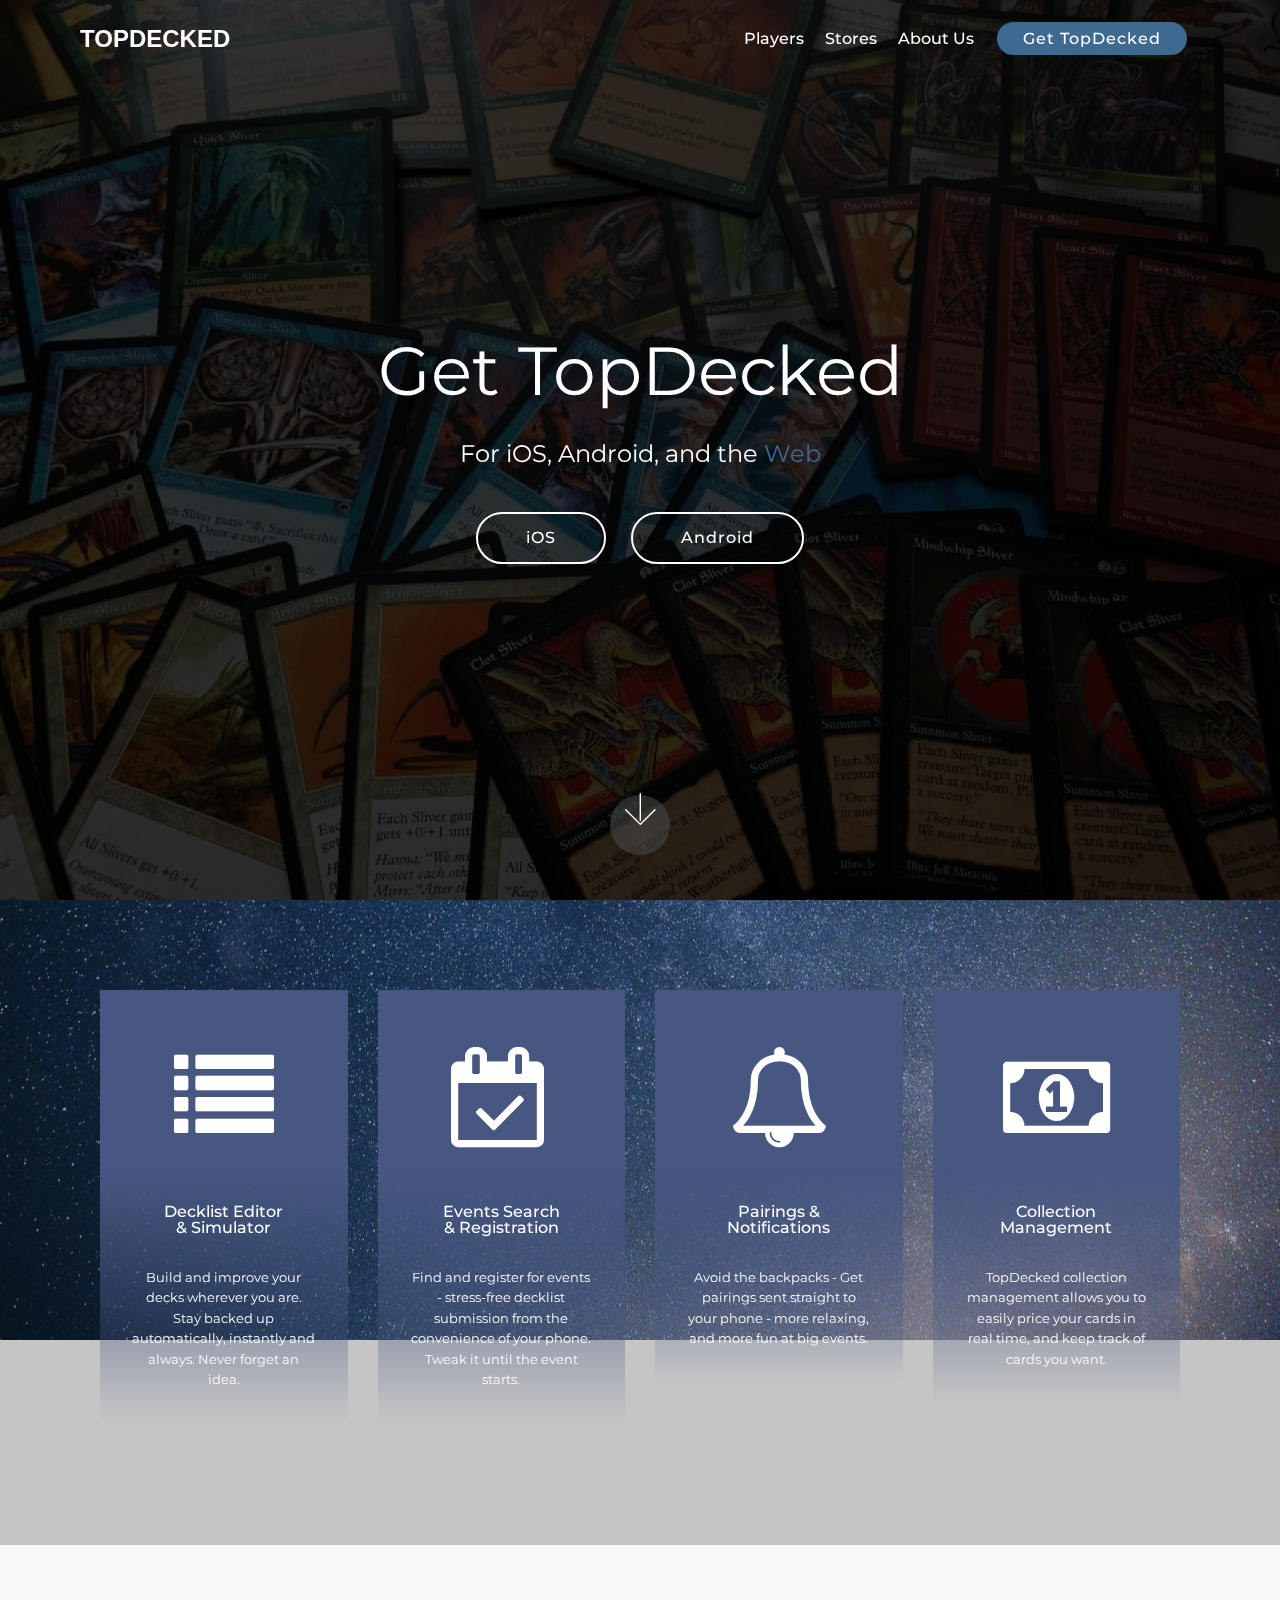
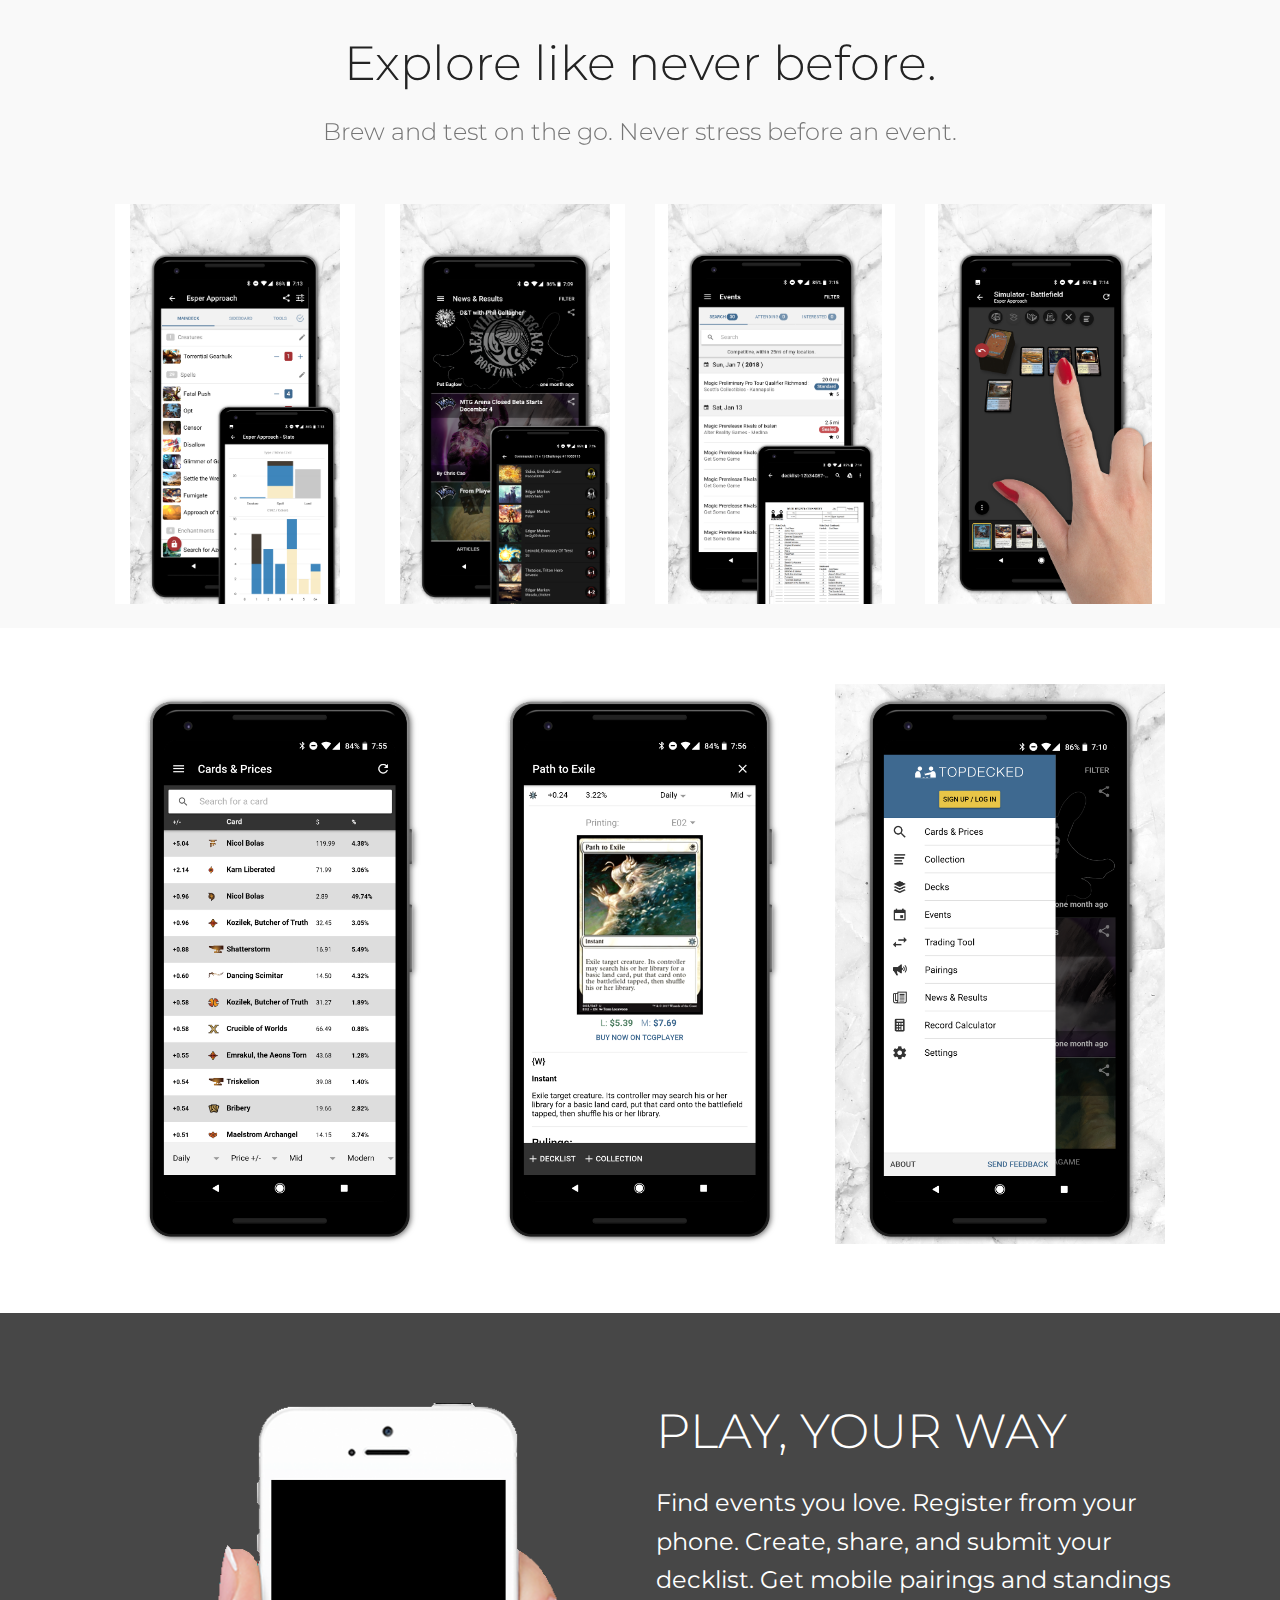
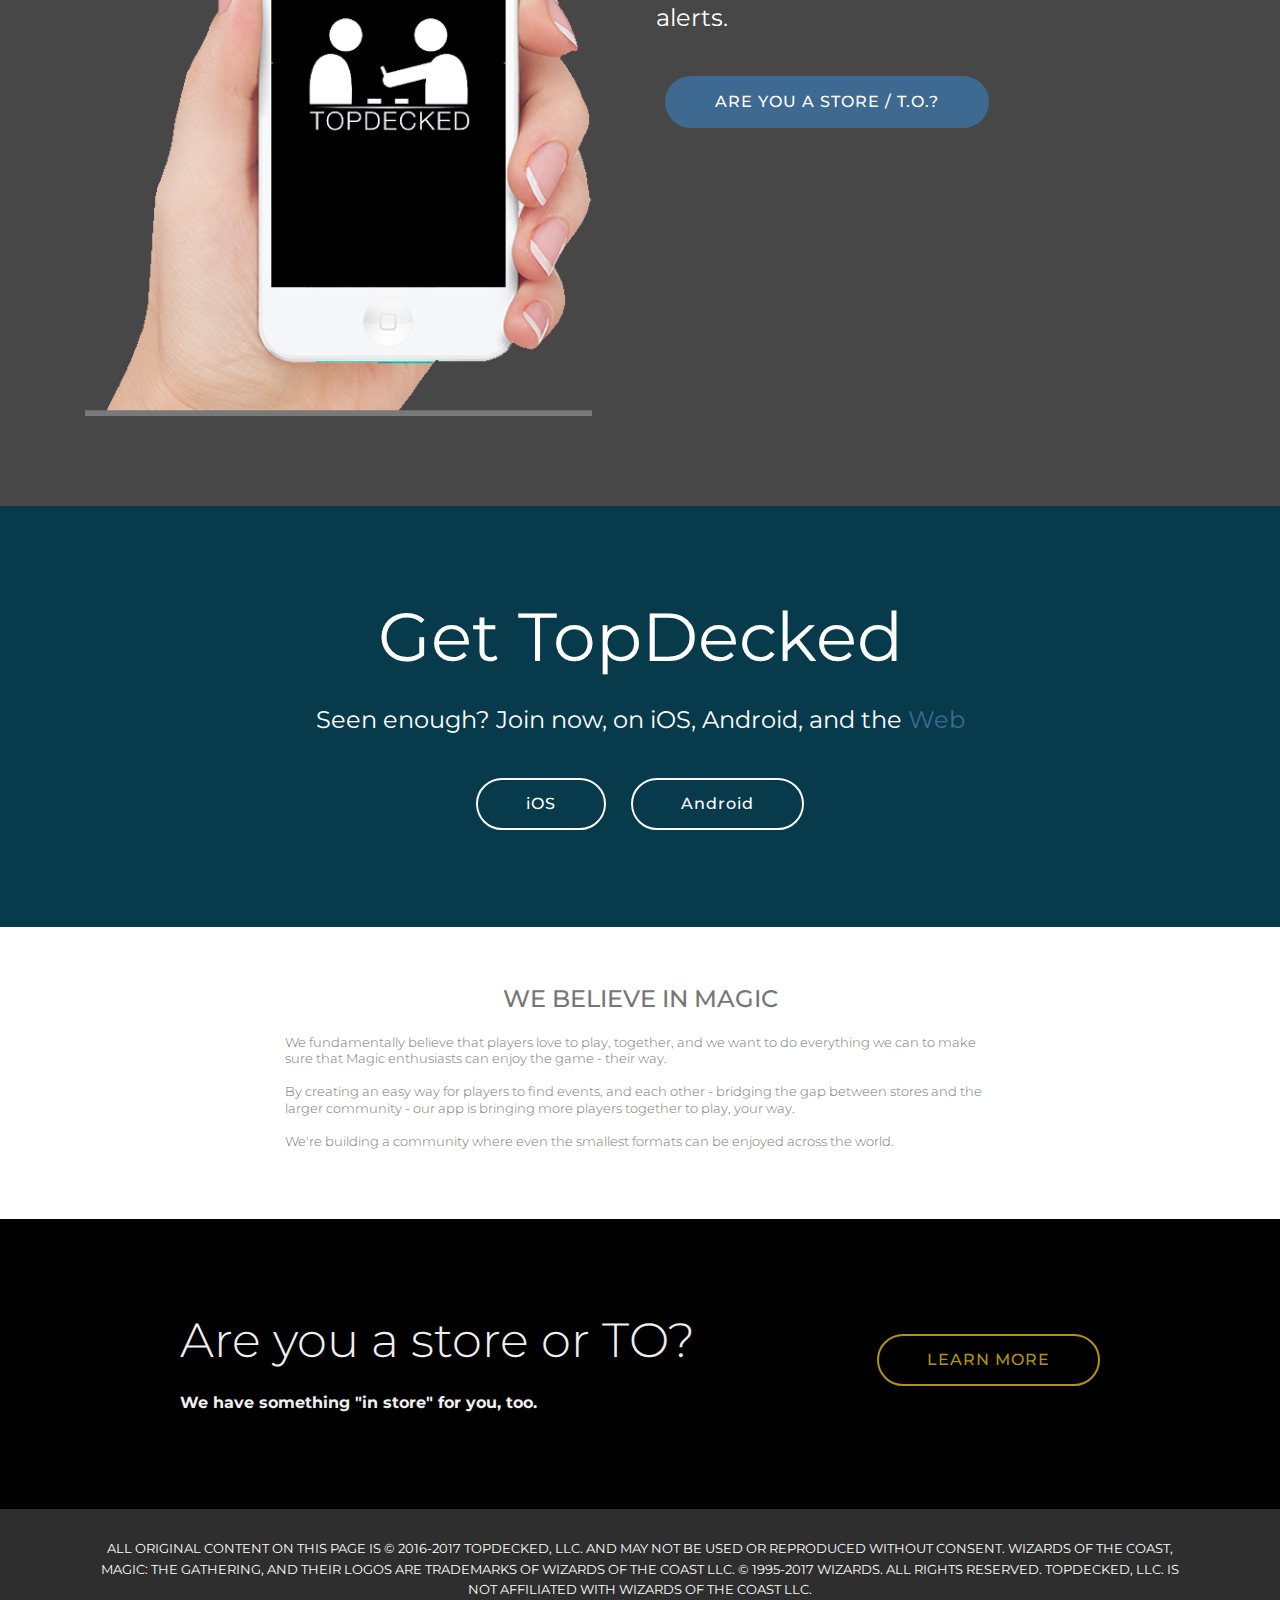
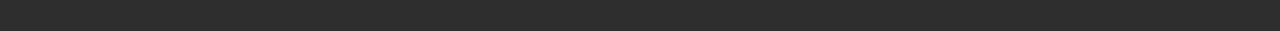
<file: index.html>
<!DOCTYPE html>
<html>
<head>
  <!-- Site made with Mobirise Website Builder v4.3.0, https://mobirise.com -->
  <meta charset="UTF-8">
  <meta http-equiv="X-UA-Compatible" content="IE=edge">
  <meta name="generator" content="Mobirise v4.3.0, mobirise.com">
  <meta name="viewport" content="width=device-width, initial-scale=1">
  <link rel="shortcut icon" href="assets/images/web-hi-res-1024-128x128.png" type="image/x-icon">
  <meta name="description" content="Get TopDecked - The fastest growing app for Magic: The Gathering players.">
  <title>TopDecked for Magic Players - Deck-building, Collection Management, Find Local Events, and more.</title>
  <link rel="stylesheet" href="assets/font-awesome/css/font-awesome.min.css">
  <link rel="stylesheet" href="assets/web/assets/mobirise-icons/mobirise-icons.css">
  <link rel="stylesheet" href="assets/tether/tether.min.css">
  <link rel="stylesheet" href="assets/bootstrap/css/bootstrap.min.css">
  <link rel="stylesheet" href="assets/bootstrap/css/bootstrap-grid.min.css">
  <link rel="stylesheet" href="assets/bootstrap/css/bootstrap-reboot.min.css">
  <link rel="stylesheet" href="assets/dropdown/css/style.css">
  <link rel="stylesheet" href="assets/theme/css/style.css">
  <link rel="stylesheet" href="assets/mobirise/css/mbr-additional.css" type="text/css">
  
  
  
</head>
<body>

<!-- Google Analytics -->
<!-- Global Site Tag (gtag.js) - Google Analytics -->
<script async src="https://www.googletagmanager.com/gtag/js?id=UA-88842816-2"></script>
<script>
  window.dataLayer = window.dataLayer || [];
  function gtag(){dataLayer.push(arguments)};
  gtag('js', new Date());

  gtag('config', 'UA-88842816-2');
</script>

<!-- /Google Analytics -->


<section class="menu cid-qvuPnFxvxC" once="menu" id="menu1-14" data-rv-view="128">

    

    <nav class="navbar navbar-expand beta-menu navbar-dropdown align-items-center navbar-fixed-top navbar-toggleable-sm bg-color transparent">
        <button class="navbar-toggler navbar-toggler-right" type="button" data-toggle="collapse" data-target="#navbarSupportedContent" aria-controls="navbarSupportedContent" aria-expanded="false" aria-label="Toggle navigation">
            <div class="hamburger">
                <span></span>
                <span></span>
                <span></span>
                <span></span>
            </div>
        </button>
        <div class="menu-logo">
            <div class="navbar-brand">
                
                <span class="navbar-caption-wrap"><a class="navbar-caption text-white display-5" href="https://www.topdecked.me" style="font-family: Ubuntu, sans-serif;">
                        TOPDECKED</a></span>
            </div>
        </div>
        <div class="collapse navbar-collapse" id="navbarSupportedContent">
            <ul class="navbar-nav nav-dropdown" data-app-modern-menu="true"><li class="nav-item">
                    <a class="nav-link link text-white display-4" href="players">
                        
                        Players</a>
                </li><li class="nav-item"><a class="nav-link link text-white display-4" href="stores">
                        
                        Stores</a></li>
                <li class="nav-item">
                    <a class="nav-link link text-white display-4" href="about">
                        
                        About Us
                    </a>
                </li></ul>
            <div class="navbar-buttons mbr-section-btn"><a class="btn btn-sm btn-primary display-4" href="https://www.topdecked.me">
                    
                    Get TopDecked</a></div>
        </div>
    </nav>
</section>

<section class="engine"><a href="https://mobirise.co/f">free bootstrap builder</a></section><section class="cid-qvANb9qodi mbr-fullscreen mbr-parallax-background" id="header2-18" data-rv-view="130">

    

    <div class="mbr-overlay" style="opacity: 0.8; background-color: rgb(0, 0, 0);"></div>

    <div class="container align-center">
        <div class="row justify-content-md-center">
            <div class="mbr-white col-md-10">
                <h1 class="mbr-section-title mbr-bold pb-3 mbr-fonts-style display-1"><span style="font-weight: normal;">
                    Get TopDecked</span></h1>
                
                <p class="mbr-text pb-3 mbr-fonts-style display-5">
                    For iOS, Android, and the <a href="https://www.topdecked.me">Web</a></p>
                <div class="mbr-section-btn"><a class="btn btn-md btn-white-outline display-4" href="https://itunes.apple.com/us/app/topdecked-mtg/id1173388234?ls=1&mt=8" target="_blank">iOS<br></a>
                    <a class="btn btn-md btn-white-outline display-4" href="https://play.google.com/store/apps/details?id=com.maritlabs.topdecked.mtg" target="_blank">Android</a></div>
            </div>
        </div>
    </div>
    <div class="mbr-arrow hidden-sm-down" aria-hidden="true">
        <a href="#next">
            <i class="mbri-down mbr-iconfont"></i>
        </a>
    </div>
</section>

<section class="features8 cid-qvATTNIsYJ mbr-parallax-background" id="features8-19" data-rv-view="133">

    

    <div class="mbr-overlay" style="opacity: 0.2; background-color: rgb(35, 35, 35);">
    </div>

    <div class="container">
        <div class="media-container-row">

            <div class="card  col-12 col-md-6 col-lg-3">
                <div class="card-img">
                    <span class="mbr-iconfont fa-list fa" media-simple="true"></span>
                </div>
                <div class="card-box align-center">
                    <h4 class="card-title mbr-fonts-style display-4">
                        Decklist Editor<br>&amp; Simulator</h4>
                    <p class="mbr-text mbr-fonts-style display-7">
                       Build and improve your decks wherever you are. Stay backed up automatically, instantly and always. Never forget an idea.
                    </p>
                    
                </div>
            </div>

            <div class="card  col-12 col-md-6 col-lg-3">
                <div class="card-img">
                    <span class="mbr-iconfont fa-calendar-check-o fa" media-simple="true"></span>
                </div>
                <div class="card-box align-center">
                    <h4 class="card-title mbr-fonts-style display-4">
                        Events Search<br>&amp; Registration</h4>
                    <p class="mbr-text mbr-fonts-style display-7">
                       Find and register for events - stress-free decklist submission from the convenience of your phone. Tweak it until the event starts.
                    </p>
                    
                </div>
            </div>

            <div class="card  col-12 col-md-6 col-lg-3">
                <div class="card-img">
                    <span class="mbr-iconfont fa-bell-o fa" media-simple="true"></span>
                </div>
                <div class="card-box align-center">
                    <h4 class="card-title mbr-fonts-style display-4">
                        Pairings &amp;<br>Notifications</h4>
                    <p class="mbr-text mbr-fonts-style display-7">Avoid the backpacks - Get pairings sent straight to your phone - more relaxing, and more fun at big events.
                    </p>
                    
                </div>
            </div>

            <div class="card  col-12 col-md-6 col-lg-3">
                <div class="card-img">
                    <span class="mbr-iconfont fa-money fa" media-simple="true"></span>
                </div>
                <div class="card-box align-center">
                    <h4 class="card-title mbr-fonts-style display-4">
                        Collection Management<br></h4>
                    <p class="mbr-text mbr-fonts-style display-7">
                       TopDecked collection management allows you to easily price your cards in real time, and keep track of cards you want.</p>
                    
                </div>
            </div>
        </div>
    </div>
</section>

<section class="features15 cid-qvB4XTvIam" id="features15-1d" data-rv-view="136">

    

    
    <div class="container">
        <h2 class="mbr-section-title pb-3 align-center mbr-fonts-style display-2">
            Explore like never before.</h2>
        <h3 class="mbr-section-subtitle display-5 align-center mbr-fonts-style">Brew and test on the go. Never stress before an event.</h3>

        <div class="media-container-row container pt-5 mt-2">

            <div class="col-12 col-md-6 mb-4 col-lg-3">
                <div class="card flip-card p-5 align-center">
                    <div class="card-front card_cont">
                        <img src="assets/images/decklist-unlocked-charts-1208x2294.png" alt="Mobirise" title="" media-simple="true">
                    </div>
                    <div class="card_back card_cont">
                        <h4 class="card-title display-5 py-2 mbr-fonts-style">
                            Intuitive Deck-builder</h4>
                        <p class="mbr-text mbr-fonts-style display-7">
                            There's nothing easier than our mobile deck-builder.<br><br>Yeah, it's that easy.<br><br>Charts, stats, and more - it'll even tell you which cards you're missing to complete your decks.</p>
                    </div>
                </div>
            </div>

            <div class="col-12 col-md-6 mb-4 col-lg-3">
                <div class="card flip-card p-5 align-center">
                    <div class="card-front card_cont">
                        <img src="assets/images/articles-metagame-1208x2294.png" alt="Mobirise" title="" media-simple="true">
                    </div>
                    <div class="card_back card_cont">
                        <h4 class="card-title py-2 mbr-fonts-style display-5">
                            Latest articles and Top 8 Decks</h4>
                        <p class="mbr-text mbr-fonts-style display-7">Articles from the most popular MTG sources.<br><br>Check out the competition, or get ideas for new brews. TopDecked helps you keep your finger on the pulse of the game.</p>
                    </div>
                </div> 
            </div>
            
            
            <div class="col-12 col-md-6 mb-4 col-lg-3">
                <div class="card flip-card p-5 align-center">
                    <div class="card-front card_cont">
                        <img src="assets/images/events-search-decksheet-1247x2333.png" alt="Mobirise" title="" media-simple="true">
                    </div>
                    <div class="card_back card_cont">
                        <h4 class="card-title py-2 mbr-fonts-style display-5">
                            Find events and play, faster.</h4>
                        <p class="mbr-text mbr-fonts-style display-7">
                            Found a new event to play in? Our instant search gets you to the game.<br><br>No time to write your decklist out? Don't want to make a mistake?<br><br>We got you. It's legal.<br></p>
                    </div>
                </div> 
            </div>
            
            <div class="col-12 col-md-6 mb-4 col-lg-3">
                
                <div class="card flip-card p-5 align-center">
                    <div class="card-front card_cont">
                        <img src="assets/images/simulator-battlefield-hand-1247x2333.png" alt="Mobirise" title="" media-simple="true">
                    </div>
                    <div class="card_back card_cont">
                        <h4 class="card-title py-2 mbr-fonts-style display-5">
                            Ready to test?</h4>
                        <p class="mbr-text mbr-fonts-style display-7">
                            Simulation and playtesting are built right in. <br><br>Play cards on the battlefield, scry the top X cards of your library, bury cards in the graveyard, and access your sideboard.</p>
                    </div>
                </div>
            </div>
        </div>
</div></section>

<section class="features15 cid-qvBciPrOjN" id="features15-1g" data-rv-view="139">

    

    
    <div class="container">
        
        

        <div class="media-container-row container pt-5 mt-2">

            <div class="col-12 col-md-6 mb-4 col-lg-4">
                <div class="card flip-card p-5 align-center">
                    <div class="card-front card_cont">
                        <img src="assets/images/android-cards-and-prices-1208x2294.png" alt="Mobirise" title="" media-simple="true">
                    </div>
                    <div class="card_back card_cont">
                        <h4 class="card-title display-5 py-2 mbr-fonts-style">
                            Collections made easy</h4>
                        <p class="mbr-text mbr-fonts-style display-7">
                            Tracking your cards for insurance purposes? Just want to know how much you've got?<br><br>TopDecked collections are a breeze.<br><br>Works with your decks, updates based on your trades, and tracks value over time.</p>
                    </div>
                </div>
            </div>
            

            <div class="col-12 col-md-6 mb-4 col-lg-4">
                
                <div class="card flip-card p-5 align-center">
                    <div class="card-front card_cont">
                        <img src="assets/images/android-card-details-1208x2294.png" alt="Mobirise" title="" media-simple="true">
                    </div>
                    <div class="card_back card_cont">
                        <h4 class="card-title py-2 mbr-fonts-style display-5">Prices and rules text</h4>
                        <p class="mbr-text mbr-fonts-style display-7">We do our best to make sure card prices are up to date, and you won't have to go far to find rulings, either.<br><br>Never miss a card again; we've got it all.<br><br>Promos, foils, and special editions.</p>
                    </div>
                </div>
            </div>
            
            
            

            <div class="col-12 col-md-6 mb-4 col-lg-4">
                <div class="card flip-card p-5 align-center">
                    <div class="card-front card_cont">
                        <img src="assets/images/articles-menu-open-1208x2294.png" alt="Mobirise" title="" media-simple="true">
                    </div>
                    <div class="card_back card_cont">
                        <h4 class="card-title py-2 mbr-fonts-style display-5">
                            More coming every day</h4>
                        <p class="mbr-text mbr-fonts-style display-7">This is our passion - bringing Magic into the digital age.<br><br>You can expect frequent updates and new features.<br><br>We don't sleep. We don't rest.<br><br>We play Magic, and make it better.</p>
                    </div>
                </div> 
            </div>
        </div>
</div></section>

<section class="header3 cid-qvB24MutJZ mbr-parallax-background" id="header3-1c" data-rv-view="142">

    

    <div class="mbr-overlay" style="opacity: 0.7; background-color: rgb(0, 0, 0);">
    </div>

    <div class="container">
        <div class="media-container-row">
            <div class="mbr-figure" style="width: 100%;">
                <img src="assets/images/phone-5-528x638.png" alt="Mobirise" title="" media-simple="true">
            </div>

            <div class="media-content">
                <h1 class="mbr-section-title mbr-white pb-3 mbr-fonts-style display-2">
                    PLAY, YOUR WAY</h1>
                
                <div class="mbr-section-text mbr-white pb-3 ">
                    <p class="mbr-text mbr-fonts-style display-5">
                        Find events you love. Register from your phone. Create, share, and submit your decklist. Get mobile pairings and standings alerts.</p>
                </div>
                <div class="mbr-section-btn"><a class="btn btn-md btn-primary display-4" href="stores">ARE YOU A STORE / T.O.?</a></div>
            </div>
        </div>
    </div>

</section>

<section class="cid-qvBbid7rxV" id="header2-1e" data-rv-view="145">

    

    

    <div class="container align-center">
        <div class="row justify-content-md-center">
            <div class="mbr-white col-md-10">
                <h1 class="mbr-section-title mbr-bold pb-3 mbr-fonts-style display-1"><span style="font-weight: normal;">
                    Get TopDecked</span></h1>
                
                <p class="mbr-text pb-3 mbr-fonts-style display-5">Seen enough? Join now, on iOS, Android, and the <a href="https://www.topdecked.me">Web</a></p>
                <div class="mbr-section-btn"><a class="btn btn-md btn-white-outline display-4" href="https://itunes.apple.com/us/app/topdecked-mtg/id1173388234?ls=1&mt=8" target="_blank">iOS<br></a>
                    <a class="btn btn-md btn-white-outline display-4" href="https://play.google.com/store/apps/details?id=com.maritlabs.topdecked.mtg" target="_blank">Android</a></div>
            </div>
        </div>
    </div>
    
</section>

<section class="mbr-section content4 cid-qvB0Eb39Ba" id="content4-1a" data-rv-view="148">

    

    <div class="container">
        <div class="media-container-row">
            <div class="title col-12 col-md-8">
                <h2 class="align-center pb-3 mbr-fonts-style display-5">WE BELIEVE IN MAGIC</h2>
                <h3 class="mbr-section-subtitle align-center mbr-light mbr-fonts-style display-7">We fundamentally believe that players love to play, together, and we want to do everything we can to make sure that Magic enthusiasts can enjoy the game - their way. <br><br>By creating an easy way for players to find events, and each other - bridging the gap between stores and the larger community - our app is bringing more players together to play, your way. <br><br>We're building a community where even the smallest formats can be enjoyed across the world.&nbsp;</h3>
                
            </div>
        </div>
    </div>
</section>

<section class="mbr-section info1 cid-qvBbIumFjr" id="info1-1f" data-rv-view="150">

    

    
    <div class="container">
        <div class="row justify-content-center">
            <div class="media-container-column title col-12 col-lg-7 col-md-6">
                <h3 class="mbr-section-subtitle align-left mbr-light pb-3 mbr-fonts-style display-2">
                    Are you a store or TO?</h3>
                <h2 class="align-left mbr-bold mbr-fonts-style display-4">We have something "in store" for you, too.</h2>
            </div>
            <div class="media-container-column col-12 col-lg-3 col-md-4">
                <div class="mbr-section-btn align-right py-4"><a class="btn btn-success-outline display-4" href="stores">LEARN MORE</a></div>
            </div>
        </div>
    </div>
</section>

<section once="" class="cid-qvAMxAW6Mu" id="footer6-17" data-rv-view="153">

    

    

    <div class="container">
        <div class="media-container-row align-center mbr-white">
            <div class="col-12">
                <p class="mbr-text mb-0 mbr-fonts-style display-7">
                    ALL ORIGINAL CONTENT ON THIS PAGE IS © 2016-2017 TOPDECKED, LLC. AND MAY NOT BE USED OR REPRODUCED WITHOUT CONSENT. WIZARDS OF THE COAST, MAGIC: THE GATHERING, AND THEIR LOGOS ARE TRADEMARKS OF WIZARDS OF THE COAST LLC. © 1995-2017 WIZARDS. ALL RIGHTS RESERVED. TOPDECKED, LLC. IS NOT AFFILIATED WITH WIZARDS OF THE COAST LLC.
                </p>
            </div>
        </div>
    </div>
</section>


  <script src="assets/web/assets/jquery/jquery.min.js"></script>
  <script src="assets/tether/tether.min.js"></script>
  <script src="assets/popper/popper.min.js"></script>
  <script src="assets/bootstrap/js/bootstrap.min.js"></script>
  <script src="assets/dropdown/js/script.min.js"></script>
  <script src="assets/touch-swipe/jquery.touch-swipe.min.js"></script>
  <script src="assets/jarallax/jarallax.min.js"></script>
  <script src="assets/smooth-scroll/smooth-scroll.js"></script>
  <script src="assets/theme/js/script.js"></script>
  
  
</body>
</html>
</file>
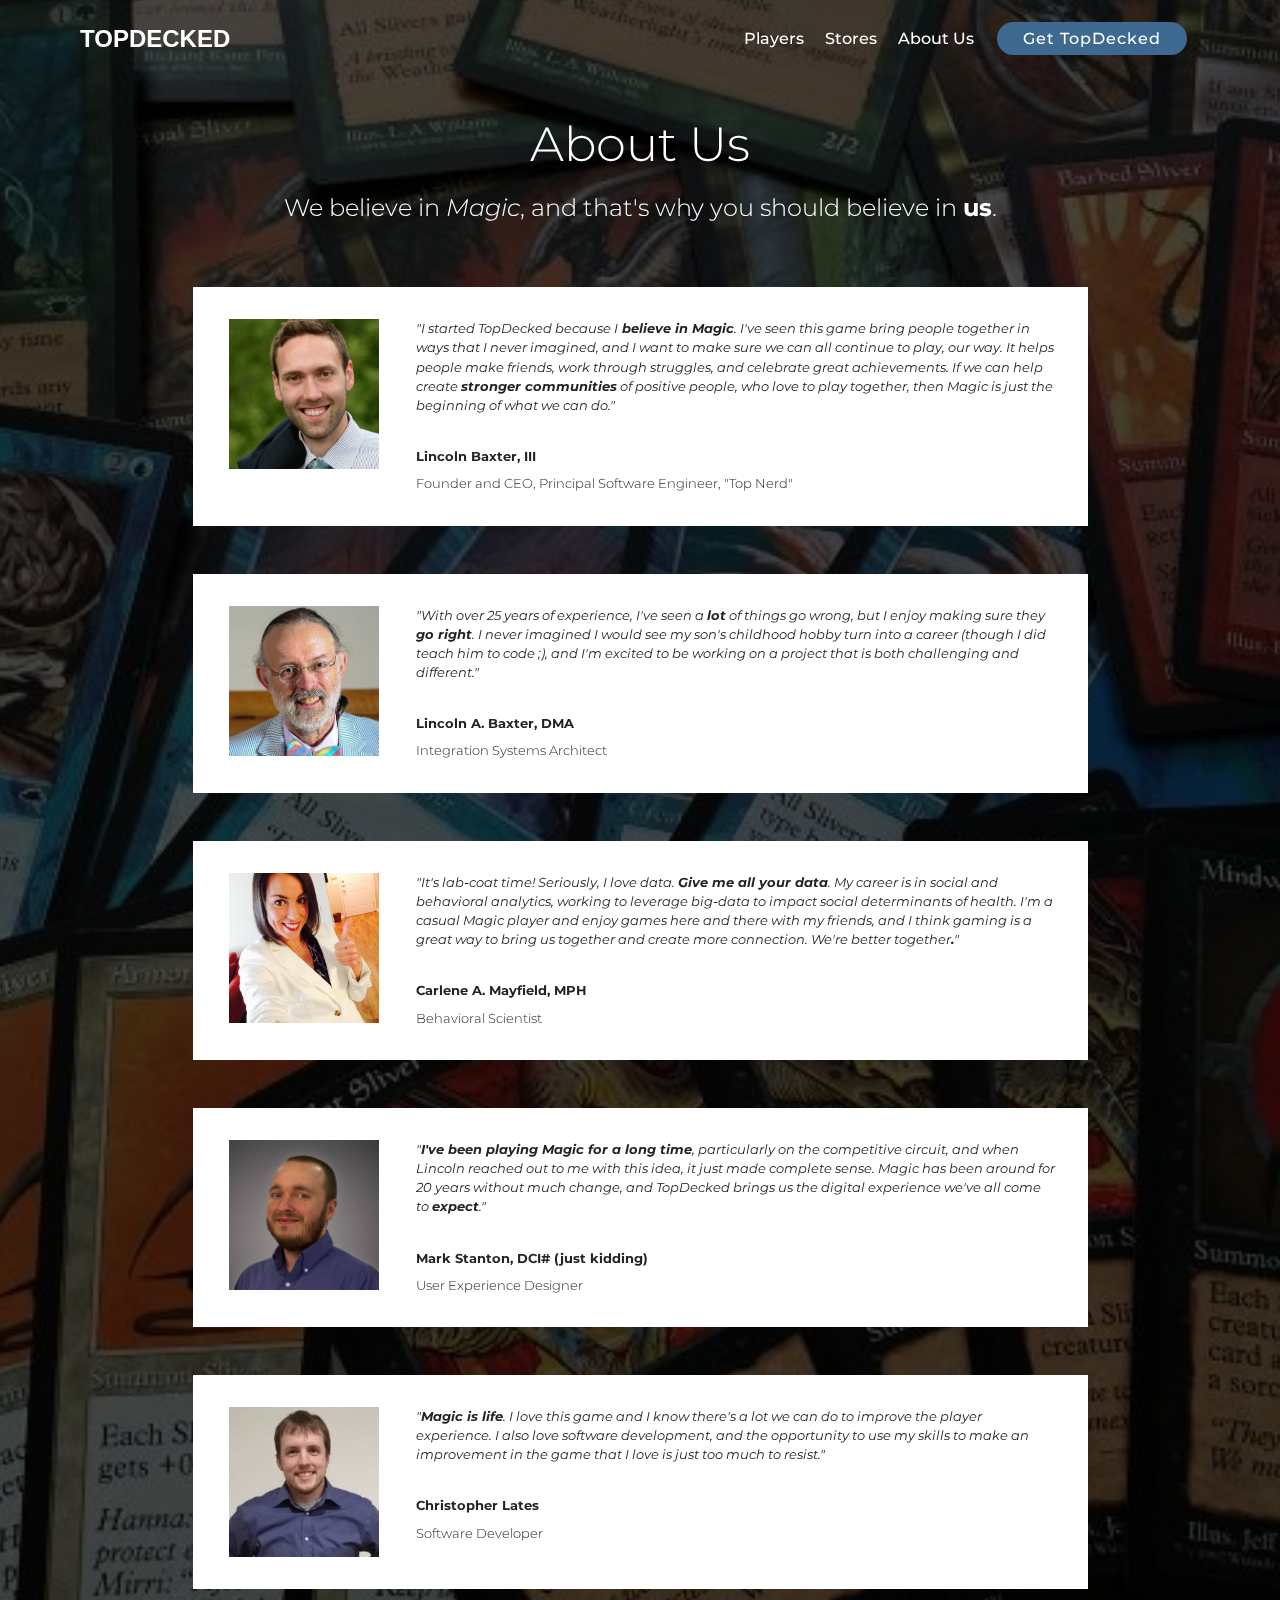
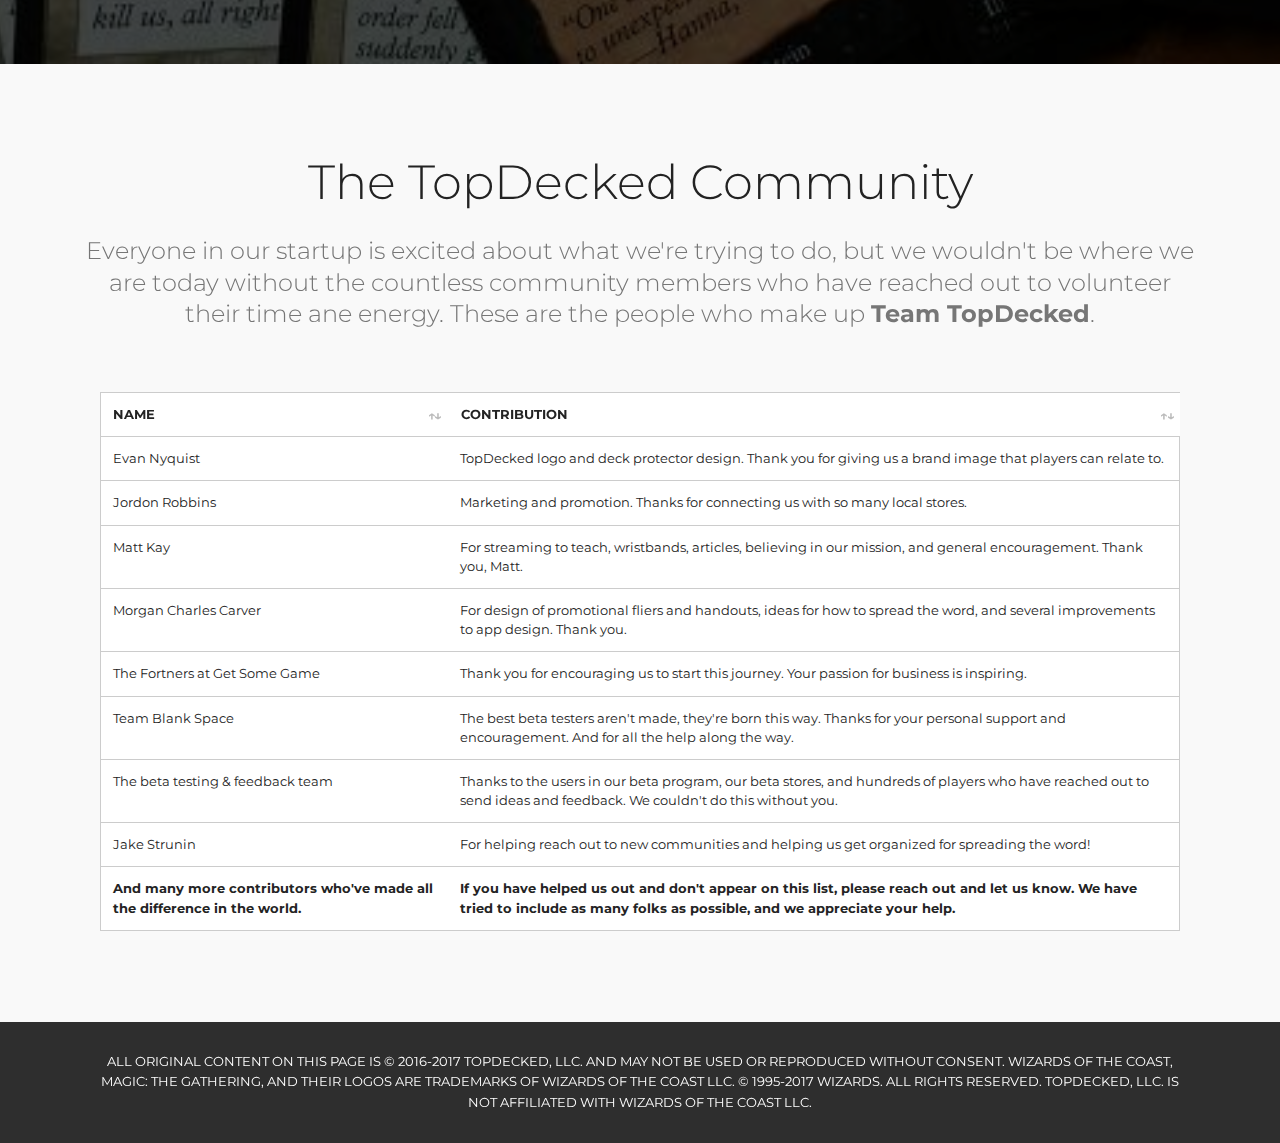
<file: about.html>
<!DOCTYPE html>
<html>
<head>
  <!-- Site made with Mobirise Website Builder v4.3.0, https://mobirise.com -->
  <meta charset="UTF-8">
  <meta http-equiv="X-UA-Compatible" content="IE=edge">
  <meta name="generator" content="Mobirise v4.3.0, mobirise.com">
  <meta name="viewport" content="width=device-width, initial-scale=1">
  <link rel="shortcut icon" href="assets/images/web-hi-res-1024-128x128.png" type="image/x-icon">
  <meta name="description" content="The Magic behind TopDecked is real. We want to share it with you. Learn about our team, and our community.">
  <title>About Us - The Magic of TopDecked</title>
  <link rel="stylesheet" href="assets/tether/tether.min.css">
  <link rel="stylesheet" href="assets/bootstrap/css/bootstrap.min.css">
  <link rel="stylesheet" href="assets/bootstrap/css/bootstrap-grid.min.css">
  <link rel="stylesheet" href="assets/bootstrap/css/bootstrap-reboot.min.css">
  <link rel="stylesheet" href="assets/dropdown/css/style.css">
  <link rel="stylesheet" href="assets/data-tables/data-tables.bootstrap4.min.css">
  <link rel="stylesheet" href="assets/theme/css/style.css">
  <link rel="stylesheet" href="assets/mobirise/css/mbr-additional.css" type="text/css">
  
  
  
</head>
<body>

<!-- Google Analytics -->
<!-- Global Site Tag (gtag.js) - Google Analytics -->
<script async src="https://www.googletagmanager.com/gtag/js?id=UA-88842816-2"></script>
<script>
  window.dataLayer = window.dataLayer || [];
  function gtag(){dataLayer.push(arguments)};
  gtag('js', new Date());

  gtag('config', 'UA-88842816-2');
</script>

<!-- /Google Analytics -->


<section class="menu cid-qvuPnFxvxC" once="menu" id="menu1-g" data-rv-view="244">

    

    <nav class="navbar navbar-expand beta-menu navbar-dropdown align-items-center navbar-fixed-top navbar-toggleable-sm bg-color transparent">
        <button class="navbar-toggler navbar-toggler-right" type="button" data-toggle="collapse" data-target="#navbarSupportedContent" aria-controls="navbarSupportedContent" aria-expanded="false" aria-label="Toggle navigation">
            <div class="hamburger">
                <span></span>
                <span></span>
                <span></span>
                <span></span>
            </div>
        </button>
        <div class="menu-logo">
            <div class="navbar-brand">
                
                <span class="navbar-caption-wrap"><a class="navbar-caption text-white display-5" href="https://www.topdecked.me" style="font-family: Ubuntu, sans-serif;">
                        TOPDECKED</a></span>
            </div>
        </div>
        <div class="collapse navbar-collapse" id="navbarSupportedContent">
            <ul class="navbar-nav nav-dropdown" data-app-modern-menu="true"><li class="nav-item">
                    <a class="nav-link link text-white display-4" href="players">
                        
                        Players</a>
                </li><li class="nav-item"><a class="nav-link link text-white display-4" href="stores">
                        
                        Stores</a></li>
                <li class="nav-item">
                    <a class="nav-link link text-white display-4" href="about">
                        
                        About Us
                    </a>
                </li></ul>
            <div class="navbar-buttons mbr-section-btn"><a class="btn btn-sm btn-primary display-4" href="https://www.topdecked.me">
                    
                    Get TopDecked</a></div>
        </div>
    </nav>
</section>

<section class="engine"><a href="https://mobirise.co/k">free bootstrap templates</a></section><section class="testimonials4 cid-qvvnTiHRw8 mbr-parallax-background" id="testimonials4-j" data-rv-view="246">

  

  <div class="mbr-overlay" style="opacity: 0.7; background-color: rgb(0, 0, 0);">
  </div>
  <div class="container">
    <h2 class="pb-3 mbr-fonts-style mbr-white align-center display-2">
        About Us</h2>
    <h3 class="mbr-section-subtitle mbr-light pb-3 mbr-fonts-style mbr-white align-center display-5">
        We believe in <em>Magic</em>, and that's why you should believe in <strong>us</strong>.</h3>
    <div class="col-md-10 testimonials-container"> 
      

      
    <div class="testimonials-item">
        <div class="user row">
          <div class="col-lg-3 col-md-4">
            <div class="user_image">
              <img src="assets/images/lincoln-headshot-square-840x840.jpg" alt="" title="" media-simple="true">
            </div>
          </div>
          <div class="testimonials-caption col-lg-9 col-md-8">
            <div class="user_text ">
              <p class="mbr-fonts-style  display-7">
                 <em>"I started TopDecked because I<strong>&nbsp;believe in Magic</strong>. I've seen this game bring people together in ways that I never imagined, and I want to make sure we can all continue to play, our way. It helps people make friends, work through struggles, and celebrate great achievements. If we can help create <strong>stronger communities</strong> of positive people, who love to play together, then Magic is just the beginning of what we can do."</em>
              </p>
            </div>
            <div class="user_name mbr-bold mbr-fonts-style align-left pt-3 display-7">
                 Lincoln Baxter, III</div>
            <div class="user_desk mbr-light mbr-fonts-style align-left pt-2 display-7">
                 Founder and CEO, Principal Software Engineer, "Top Nerd"</div>
          </div>
        </div>
      </div><div class="testimonials-item">
        <div class="user row">
          <div class="col-lg-3 col-md-4">
            <div class="user_image">
              <img src="assets/images/lincoln-a-baxter-626x626.jpg" alt="" title="" media-simple="true">
            </div>
          </div>
          <div class="testimonials-caption col-lg-9 col-md-8">
            <div class="user_text">
              <p class="mbr-fonts-style  display-7">
                 <em>"With over 25 years of experience, I've seen a <strong>lot</strong> of things go wrong, but I enjoy making sure they <strong>go right</strong>. I never imagined I would see my son's childhood hobby turn into a career (though I did teach him to code ;), and I'm excited to be working on a project that is both challenging and different."</em>
              </p>
            </div>
            <div class="user_name mbr-bold mbr-fonts-style align-left pt-3 display-7">
                 Lincoln A. Baxter, DMA</div>
            <div class="user_desk mbr-light mbr-fonts-style align-left pt-2 display-7">Integration Systems Architect</div>
          </div>
        </div>
      </div><div class="testimonials-item">
        <div class="user row">
          <div class="col-lg-3 col-md-4">
            <div class="user_image">
              <img src="assets/images/carlene-mayfield-mph-960x958.jpg" alt="" title="" media-simple="true">
            </div>
          </div>
          <div class="testimonials-caption col-lg-9 col-md-8">
            <div class="user_text">
              <p class="mbr-fonts-style  display-7">
                 <em>"It's lab-coat time! Seriously, I love data. <strong>Give me all your data</strong>. My career is in social and behavioral analytics, working to leverage big-data to impact social determinants of health. I'm a casual Magic player and enjoy games here and there with my friends, and I think gaming is a great way to bring us together and create more connection. We're better together<strong>.</strong>"</em>
              </p>
            </div>
            <div class="user_name mbr-bold mbr-fonts-style align-left pt-3 display-7">
                 Carlene A. Mayfield, MPH</div>
            <div class="user_desk mbr-light mbr-fonts-style align-left pt-2 display-7">
                 Behavioral Scientist</div>
          </div>
        </div>
      </div><div class="testimonials-item">
        <div class="user row">
          <div class="col-lg-3 col-md-4">
            <div class="user_image">
              <img src="assets/images/mark-stanton-607x607.jpg" alt="" title="" media-simple="true">
            </div>
          </div>
          <div class="testimonials-caption col-lg-9 col-md-8">
            <div class="user_text">
              <p class="mbr-fonts-style  display-7">
                 <em>"<strong>I've been playing Magic for a long time</strong>, particularly on the competitive circuit, and when Lincoln reached out to me with this idea, it just made complete sense. Magic has been around for 20 years without much change, and TopDecked brings us the digital experience we've all come to <strong>expect</strong>."</em>
              </p>
            </div>
            <div class="user_name mbr-bold mbr-fonts-style align-left pt-3 display-7">
                 Mark Stanton, DCI# (just kidding)</div>
            <div class="user_desk mbr-light mbr-fonts-style align-left pt-2 display-7">
                 User Experience Designer</div>
          </div>
        </div>
      </div><div class="testimonials-item">
        <div class="user row">
          <div class="col-lg-3 col-md-4">
            <div class="user_image">
              <img src="assets/images/christopher-lates-200x200.jpg" alt="" title="" media-simple="true">
            </div>
          </div>
          <div class="testimonials-caption col-lg-9 col-md-8">
            <div class="user_text">
              <p class="mbr-fonts-style  display-7">
                 <em>"<strong>Magic is life</strong>. I love this game and I know there's a lot we can do to improve the player experience. I also love software development, and the opportunity to use my skills to make an improvement in the game that I love is just too much to resist."</em>
              </p>
            </div>
            <div class="user_name mbr-bold mbr-fonts-style align-left pt-3 display-7">
                 Christopher Lates</div>
            <div class="user_desk mbr-light mbr-fonts-style align-left pt-2 display-7">
                 Software Developer</div>
          </div>
        </div>
      </div></div>
  </div>
</section>

<section class="section-table cid-qvvycXs1LV" id="table1-m" data-rv-view="260">

  
  
  <div class="container container-table">
      <h2 class="mbr-section-title mbr-fonts-style align-center pb-3 display-2">The TopDecked Community</h2>
      <h3 class="mbr-section-subtitle mbr-fonts-style align-center pb-5 mbr-light display-5">Everyone in our startup is excited about what we're trying to do, but we wouldn't be where we are today without the countless community members who have reached out to volunteer their time ane energy. These are the people who make up <strong>Team TopDecked</strong>.</h3>
      <div class="table-wrapper">
        <div class="container">
          
        </div>

        <div class="container scroll">
          <table class="table" cellspacing="0">
            <thead>
              <tr class="table-heads ">
                  
                  
                  
                  
              <th class="head-item mbr-fonts-style display-7">
                      NAME</th><th class="head-item mbr-fonts-style display-7">
                      CONTRIBUTION</th></tr>
            </thead>

            <tbody>
              
              
              
              
            <tr> 
                
                
                
                
              <td class="body-item mbr-fonts-style display-7">Evan Nyquist</td><td class="body-item mbr-fonts-style display-7">TopDecked logo and deck protector design. Thank you for giving us a brand image that players can relate to.</td></tr><tr>
                
                
                
                
              <td class="body-item mbr-fonts-style display-7">Jordon Robbins</td><td class="body-item mbr-fonts-style display-7">Marketing and promotion. Thanks for connecting us with so many local stores.</td></tr><tr>
                
                
                
                
              <td class="body-item mbr-fonts-style display-7">Matt Kay</td><td class="body-item mbr-fonts-style display-7">For streaming to teach, wristbands, articles, believing in our mission, and general encouragement. Thank you, Matt.</td></tr><tr>
                
                
                
                
              <td class="body-item mbr-fonts-style display-7">Morgan Charles Carver</td><td class="body-item mbr-fonts-style display-7">For design of promotional fliers and handouts, ideas for how to spread the word, and several improvements to app design. Thank you.</td></tr><tr>
                
                
                
                
              <td class="body-item mbr-fonts-style display-7">The Fortners at Get Some Game</td><td class="body-item mbr-fonts-style display-7">Thank you for encouraging us to start this journey. Your passion for business is inspiring.</td></tr><tr>
                
                
                
                
              <td class="body-item mbr-fonts-style display-7">Team Blank Space</td><td class="body-item mbr-fonts-style display-7">The best beta testers aren't made, they're born this way. Thanks for your personal support and encouragement. And for all the help along the way.</td></tr><tr>
                
                
                
                
              <td class="body-item mbr-fonts-style display-7">The beta testing &amp; feedback team</td><td class="body-item mbr-fonts-style display-7">Thanks to the users in our beta program, our beta stores, and hundreds of players who have reached out to send ideas and feedback. We couldn't do this without you.</td></tr><tr>
                
                
                
                
              <td class="body-item mbr-fonts-style display-7">Jake Strunin</td><td class="body-item mbr-fonts-style display-7">For helping reach out to new communities and helping us get organized for spreading the word!</td></tr><tr>
                
                
                
                
              <td class="body-item mbr-fonts-style display-7"><strong>And many more contributors who've made all the difference in the world.</strong></td><td class="body-item mbr-fonts-style display-7"><strong>If you have helped us out and don't appear on this list, please reach out and let us know. We have tried to include as many folks as possible, and we appreciate your help.</strong></td></tr></tbody>
          </table>
        </div>
        <div class="container table-info-container">
          
        </div>
      </div>
    </div>
</section>

<section once="" class="cid-qvBLJLjxBs" id="footer6-1h" data-rv-view="332">

    

    

    <div class="container">
        <div class="media-container-row align-center mbr-white">
            <div class="col-12">
                <p class="mbr-text mb-0 mbr-fonts-style display-7">
                    ALL ORIGINAL CONTENT ON THIS PAGE IS © 2016-2017 TOPDECKED, LLC. AND MAY NOT BE USED OR REPRODUCED WITHOUT CONSENT. WIZARDS OF THE COAST, MAGIC: THE GATHERING, AND THEIR LOGOS ARE TRADEMARKS OF WIZARDS OF THE COAST LLC. © 1995-2017 WIZARDS. ALL RIGHTS RESERVED. TOPDECKED, LLC. IS NOT AFFILIATED WITH WIZARDS OF THE COAST LLC.
                </p>
            </div>
        </div>
    </div>
</section>


  <script src="assets/web/assets/jquery/jquery.min.js"></script>
  <script src="assets/popper/popper.min.js"></script>
  <script src="assets/tether/tether.min.js"></script>
  <script src="assets/bootstrap/js/bootstrap.min.js"></script>
  <script src="assets/smooth-scroll/smooth-scroll.js"></script>
  <script src="assets/dropdown/js/script.min.js"></script>
  <script src="assets/touch-swipe/jquery.touch-swipe.min.js"></script>
  <script src="assets/jarallax/jarallax.min.js"></script>
  <script src="assets/data-tables/jquery.data-tables.min.js"></script>
  <script src="assets/data-tables/data-tables.bootstrap4.min.js"></script>
  <script src="assets/theme/js/script.js"></script>
  
  
</body>
</html>
</file>
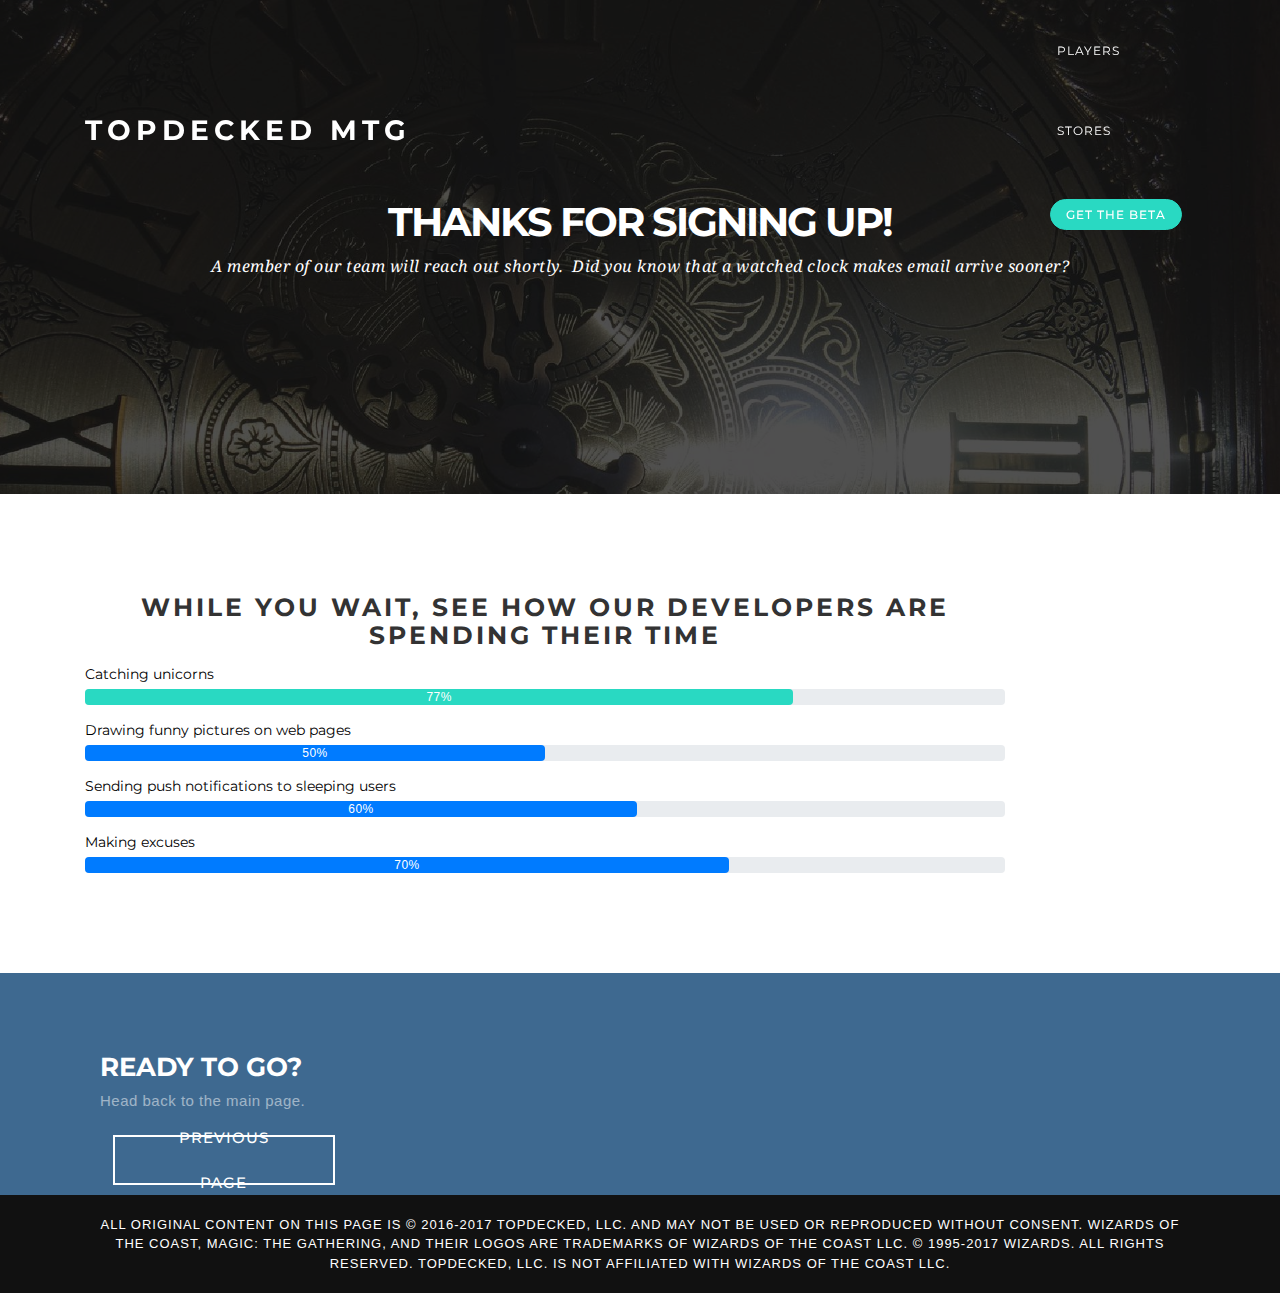
<file: confirm.html>
<!DOCTYPE html>
<html>
<head>
  <!-- Site made with Mobirise Website Builder v3.12.1, https://mobirise.com -->
  <meta charset="UTF-8">
  <meta http-equiv="X-UA-Compatible" content="IE=edge">
  <meta name="generator" content="Mobirise v3.12.1, mobirise.com">
  <meta name="viewport" content="width=device-width, initial-scale=1">
  <link rel="shortcut icon" href="assets/images/topdecked-icon-ios-128x128-31.png" type="image/x-icon">
  <meta name="description" content="">
  <title>Confirmation</title>
  <link rel="stylesheet" href="https://fonts.googleapis.com/css?family=Raleway:400,100,200,300,500,600,700,800,900">
  <link rel="stylesheet" href="assets/bootstrap/css/bootstrap.min.css">
  <link rel="stylesheet" href="assets/socicon/css/socicon.min.css">
  <link rel="stylesheet" href="assets/unicore/css/style.css">
  <link rel="stylesheet" href="assets/dropdown-menu/style.light.css">
  <link rel="stylesheet" href="assets/mobirise/css/mbr-additional.css" type="text/css">
  
  
  
</head>
<body>

<!-- Google Analytics -->
<script>
  (function(i,s,o,g,r,a,m){i['GoogleAnalyticsObject']=r;i[r]=i[r]||function(){
  (i[r].q=i[r].q||[]).push(arguments)},i[r].l=1*new Date();a=s.createElement(o),
  m=s.getElementsByTagName(o)[0];a.async=1;a.src=g;m.parentNode.insertBefore(a,m)
  })(window,document,'script','https://www.google-analytics.com/analytics.js','ga');

  ga('create', 'UA-88842816-2', 'auto');
  ga('send', 'pageview');

</script>
<!-- /Google Analytics -->


<section id="dropdown-menu-10">

    <nav class="navbar navbar-dropdown mbr-title-font bg-color transparent navbar-fixed-top">

        <div class="container">

            <div class="navbar-brand">
                
                <a class="text-white" href="http://topdecked.me">TopDecked MTG</a>
            </div>

            <button class="navbar-toggler pull-xs-right hidden-md-up" type="button" data-toggle="collapse" data-target="#exCollapsingNavbar">
                ☰
            </button>

            <ul class="nav-dropdown collapse pull-xs-right navbar-toggleable-sm nav navbar-nav" id="exCollapsingNavbar"><li class="nav-item"><a class="nav-link link" href="index.html#features5-g">PLAYERS</a></li><li class="nav-item"><a class="nav-link link" href="stores.html">STORES</a></li><li class="nav-item nav-btn"><a class="nav-link btn btn-primary mbr-title-font" href="#getbeta">Get the Beta</a></li></ul>

        </div>

    </nav>

</section>

<section class="parallax-content text-center mbr-after-navbar" data-stellar-background-ratio="0.4" id="parallax1-13" style="background-image: url(assets/images/full-unsplash-photo-1447015237013-0e80b2786ddc-2000x1333-56.jpg); padding-top: 200px; padding-bottom: 200px;">
    <div class="mbr-overlay" style="opacity: 0.75; background-color: rgb(21, 21, 21);"></div>
    <div class="parallax container">
        <h4 class="mbr-title-font">Thanks for signing up!</h4>
        <p>A member of our team will reach out shortly. &nbsp;Did you know that a watched clock makes email arrive sooner?</p>
    </div>
</section>

<section class="mbr-section--bg-adapted mbr-section--relative" id="progressBar-15" style="background-color: rgb(255, 255, 255);">
    
    <div class="elements-content" style="padding-top: 100px; padding-bottom: 100px;">
        <div class="container">
            <div class="row">
                <div class="col-md-10 col-md-offset-1">
                    <div class="section-head text-center space10">
                        <h1 class="mbr-title-font">While you wait, SEE How our developers are spending their time</h1>
                    </div>
                    <div class="clearfix"></div>

                    <div class="progress">
                        <h5 class="mbr-title-font">Catching unicorns</h5>
                        <div class="progress-bar progress-bar-success mbr-primary-bgColor" role="progressbar" aria-valuemin="0" aria-valuemax="100" aria-valuenow="77%" style="width:77%">77%</div>
                    </div>
                    <div class="progress">
                        <h5 class="mbr-title-font">Drawing funny pictures on web pages</h5>
                        <div class="progress-bar progress-bar-info" role="progressbar" aria-valuenow="value2" aria-valuemin="0" aria-valuemax="100" style="width:50%">50%</div>
                    </div>
                    <div class="progress">
                        <h5 class="mbr-title-font">Sending push notifications to sleeping users</h5>
                        <div class="progress-bar progress-bar-warning" role="progressbar" aria-valuenow="value3" aria-valuemin="0" aria-valuemax="100" style="width:60%">60%</div>
                    </div>
                    <div class="progress">
                        <h5 class="mbr-title-font">Making excuses</h5>
                        <div class="progress-bar progress-bar-danger" role="progressbar" aria-valuenow="value4" aria-valuemin="0" aria-valuemax="100" style="width:70%">70%</div>
                    </div>

                    
                    
                    
                    
                </div>
            </div>
        </div>
    </div>
</section>

<section class="mbr-section--bg-adapted mbr-section--relative" id="msg-box9-16">
    <div class="cta-wrap bg-primary" style="padding-top: 80px; padding-bottom: 65px;">
        
        <div class="container">
            <div class="col-md-9">
                <h2 class="mbr-title-font">Ready to go?</h2>
                <p>Head back to the main page.</p>
            </div>
            <div class="col-md-3">
                <div><a class="btn mbr-title-font cta-btn btn-default" href="http://topdecked.me">PREVIOUS PAGE</a></div>
            </div>
        </div>
    </div>
</section>

<section class="mbr-section--bg-adapted mbr-section--relative" id="footer1-11" style="background-color: rgb(17, 17, 17);">
    <div class="footer-copy" style="padding-top: 20px; padding-bottom: 20px;">
        
        <div class="container mbr-title-font">All original content on this page is © 2016-2017 TOPDECKED, LLC. and may not be used or reproduced without consent. Wizards of the Coast, Magic: The Gathering, and their logos are trademarks of Wizards of the Coast LLC. © 1995-2017 Wizards. All rights reserved. TOPDECKED, LLC. is not affiliated with Wizards of the Coast LLC.</div>
    </div>
</section>


  <script src="assets/web/assets/jquery/jquery.min.js"></script>
  <script src="assets/bootstrap/js/bootstrap.min.js"></script>
  <script src="assets/smooth-scroll/SmoothScroll.js"></script>
  <script src="assets/stellar/stellar.js"></script>
  <script src="assets/unicore/js/script.js"></script>
  <script src="assets/dropdown-menu/script.js"></script>
  
  
</body>
</html>
</file>
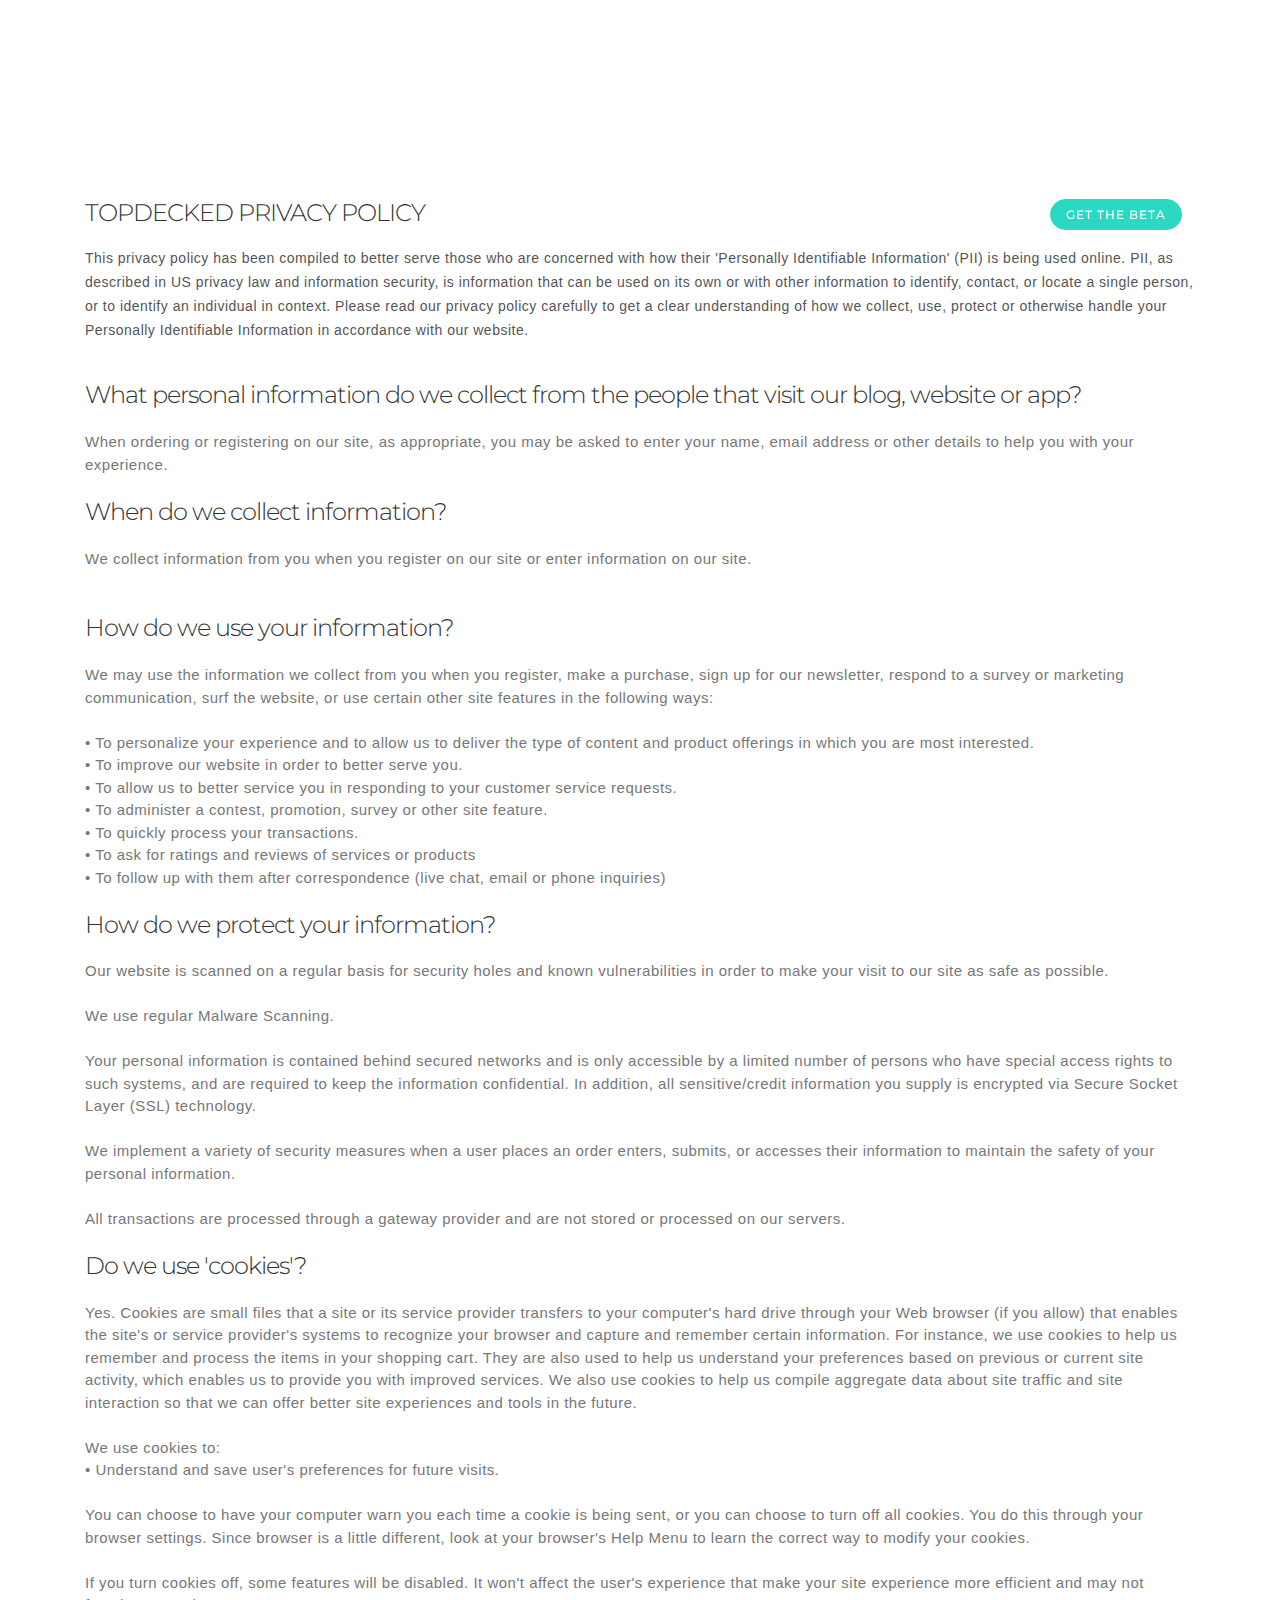
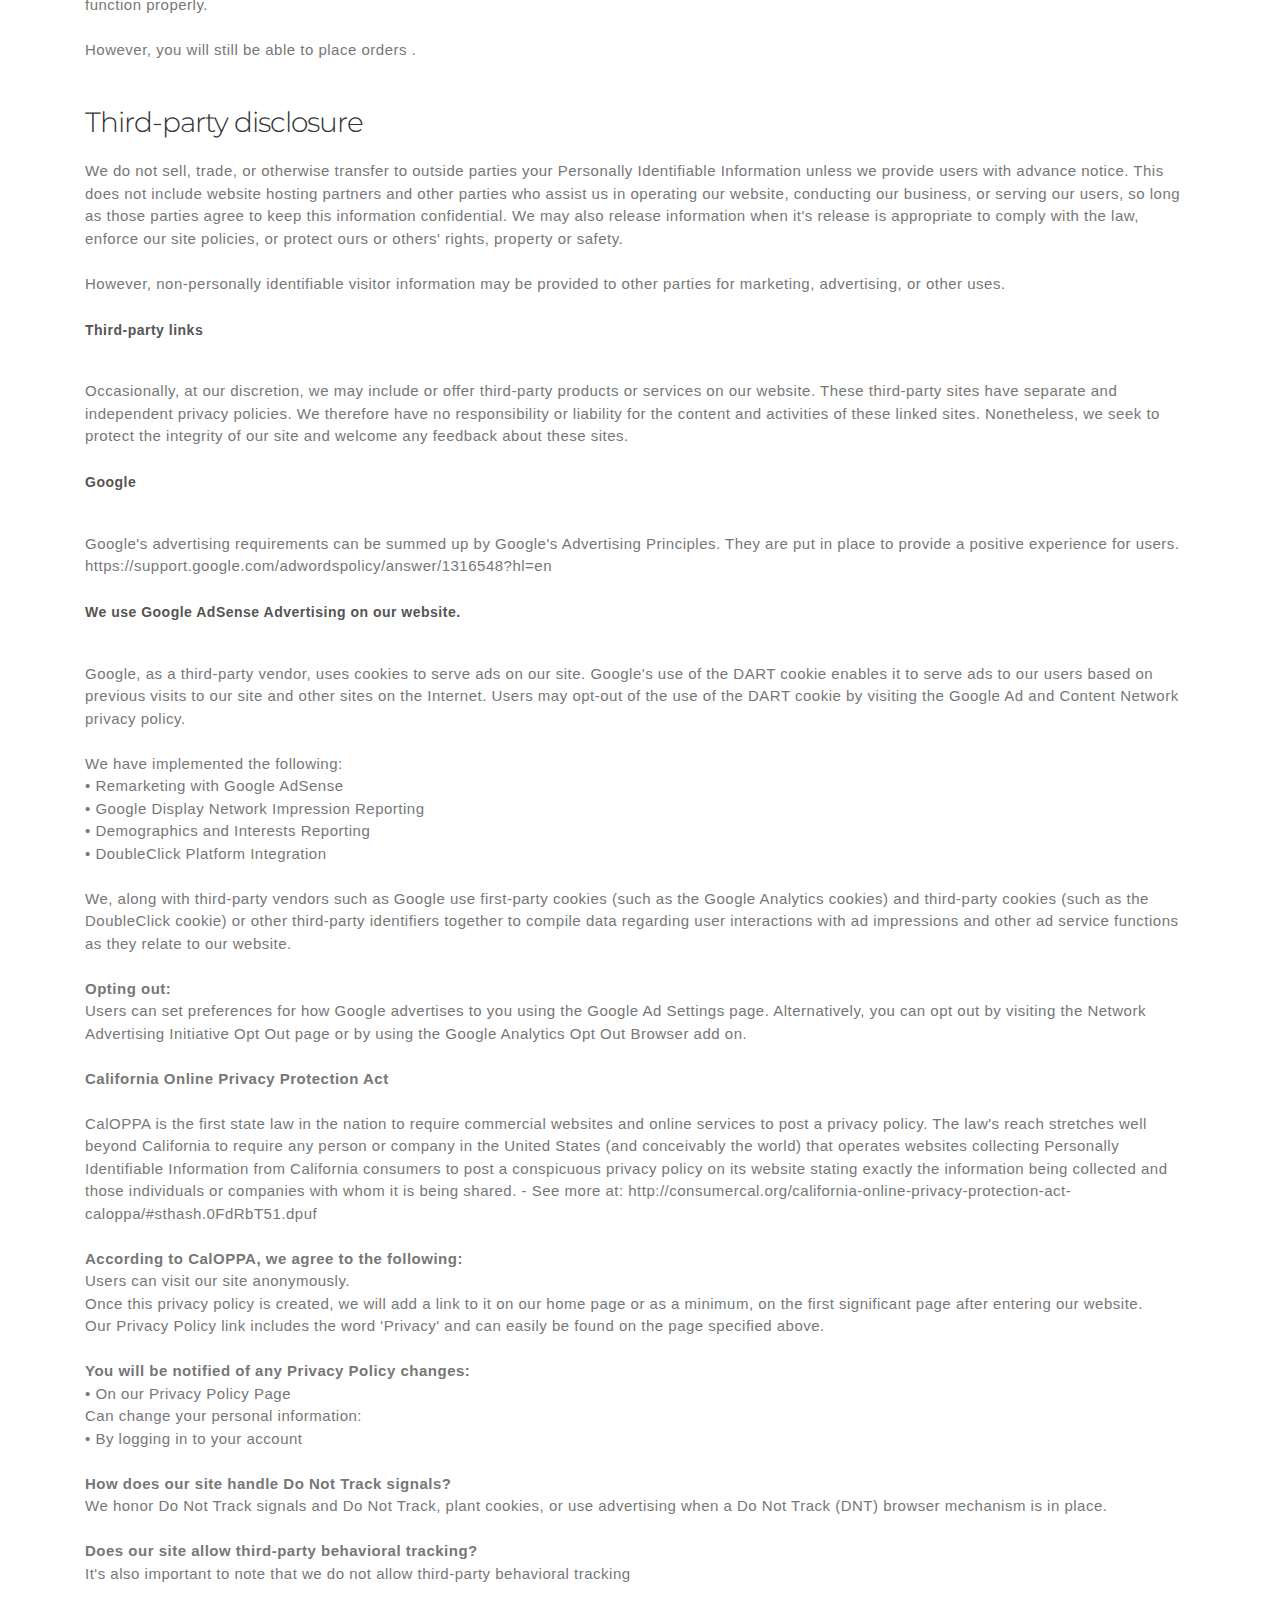
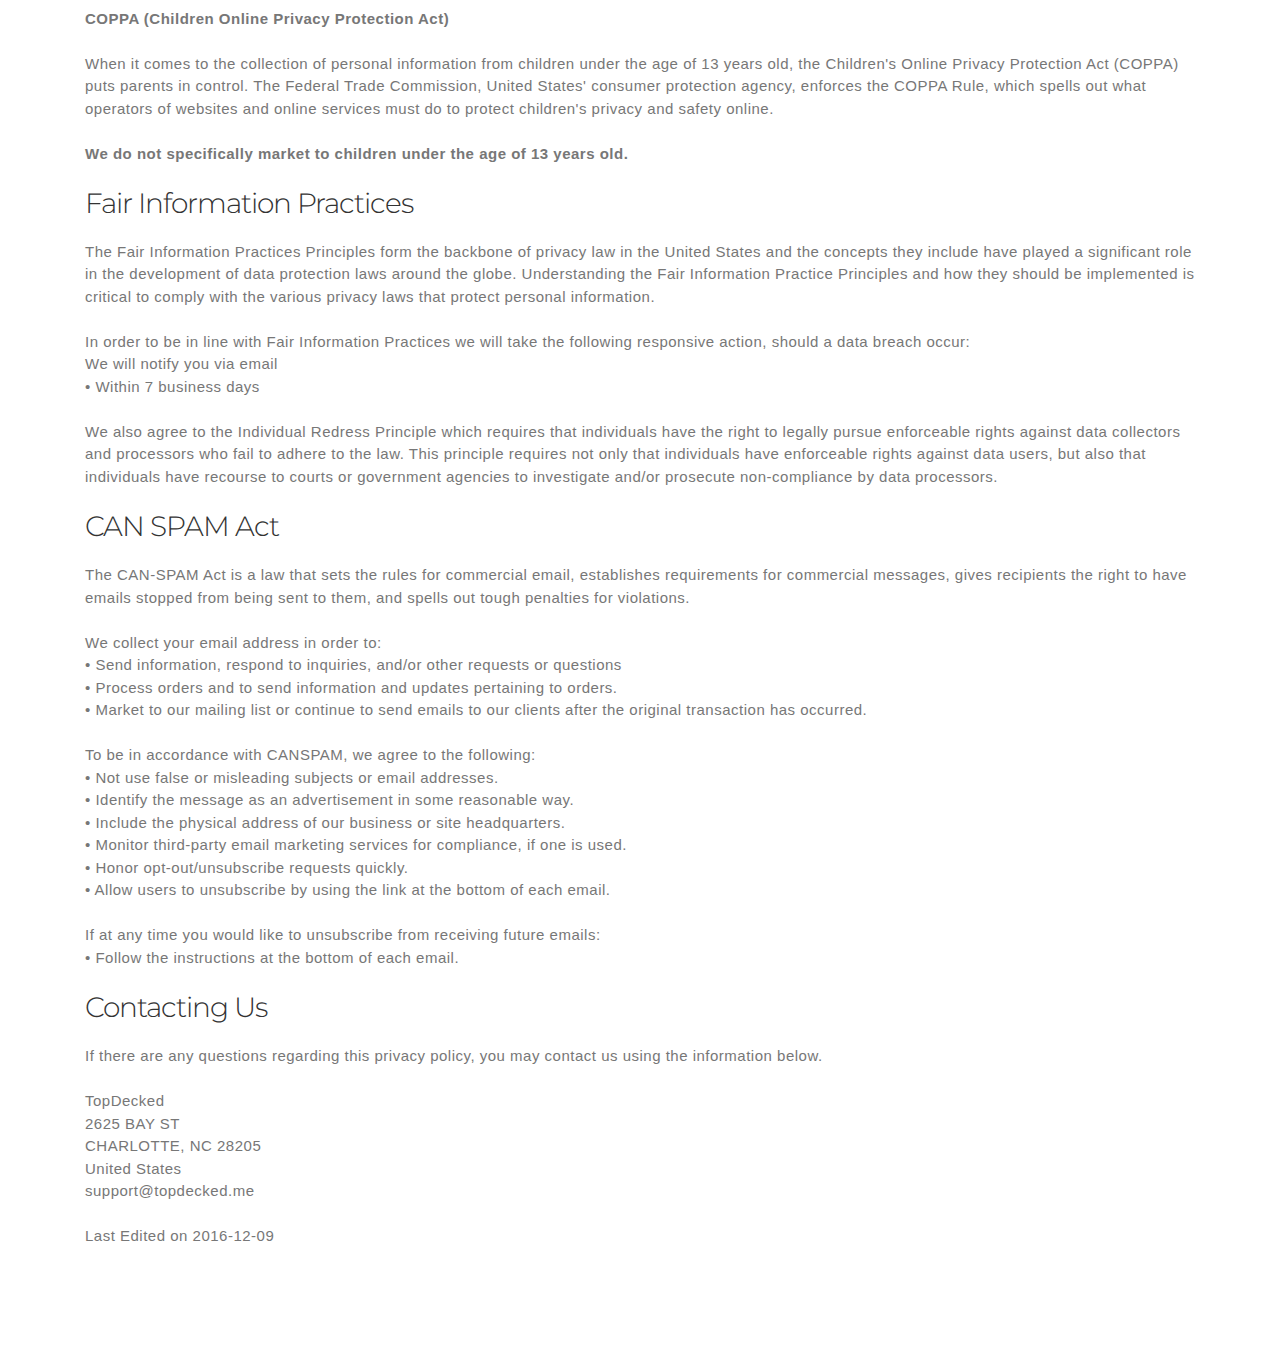
<file: privacy.html>
<!DOCTYPE html>
<html>
<head>
  <!-- Site made with Mobirise Website Builder v3.12.1, https://mobirise.com -->
  <meta charset="UTF-8">
  <meta http-equiv="X-UA-Compatible" content="IE=edge">
  <meta name="generator" content="Mobirise v3.12.1, mobirise.com">
  <meta name="viewport" content="width=device-width, initial-scale=1">
  <link rel="shortcut icon" href="assets/images/topdecked-icon-ios-128x128-31.png" type="image/x-icon">
  <meta name="description" content="Privacy Policy">
  <title>Privacy Policy</title>
  <link rel="stylesheet" href="https://fonts.googleapis.com/css?family=Raleway:400,100,200,300,500,600,700,800,900">
  <link rel="stylesheet" href="assets/bootstrap/css/bootstrap.min.css">
  <link rel="stylesheet" href="assets/socicon/css/socicon.min.css">
  <link rel="stylesheet" href="assets/unicore/css/style.css">
  <link rel="stylesheet" href="assets/dropdown-menu/style.light.css">
  <link rel="stylesheet" href="assets/mobirise/css/mbr-additional.css" type="text/css">
  
  
  
</head>
<body>
<section id="dropdown-menu-6">

    <nav class="navbar navbar-dropdown mbr-title-font bg-color transparent navbar-fixed-top">

        <div class="container">

            <div class="navbar-brand">
                
                <a class="text-white" href="http://topdecked.me">TopDecked MTG</a>
            </div>

            <button class="navbar-toggler pull-xs-right hidden-md-up" type="button" data-toggle="collapse" data-target="#exCollapsingNavbar">
                ☰
            </button>

            <ul class="nav-dropdown collapse pull-xs-right navbar-toggleable-sm nav navbar-nav" id="exCollapsingNavbar"><li class="nav-item"><a class="nav-link link" href="index.html#features5-g">PLAYERS</a></li><li class="nav-item"><a class="nav-link link" href="stores.html">STORES</a></li><li class="nav-item nav-btn"><a class="nav-link btn btn-primary mbr-title-font" href="#getbeta">Get the Beta</a></li></ul>

        </div>

    </nav>

</section>

<section class="mbr-section--bg-adapted mbr-section--relative mbr-after-navbar" id="msg-box11-7" style="background-color: rgb(255, 255, 255);">
    <div class="article elements-content" style="padding-top: 200px; padding-bottom: 100px;">
        
        <div class="container">
            <div class="row">
                <div class="container" style="width: 100%">
                    <div class="row">
                        <div class="col-md-12">
                            <h4 class="text-uppercase space20 mbr-title-font">TopDecked Privacy Policy</h4>
                            <p><span style="letter-spacing: 0.5px; background-color: inherit;">This privacy policy has been compiled to better serve those who are concerned with how their 'Personally Identifiable Information' (PII) is being used online. PII, as described in US privacy law and information security, is information that can be used on its own or with other information to identify, contact, or locate a single person, or to identify an individual in context. Please read our privacy policy carefully to get a clear understanding of how we collect, use, protect or otherwise handle your Personally Identifiable Information in accordance with our website.</span><br><br></p><h4>What personal information do we collect from the people that visit our blog, website or app?</h4><br>When ordering or registering on our site, as appropriate, you may be asked to enter your name, email address or other details to help you with your experience.<br><br><h4>When do we collect information?</h4><br>We collect information from you when you register on our site or enter information on our site.<br><br><br><h4>How do we use your information?</h4><br>We may use the information we collect from you when you register, make a purchase, sign up for our newsletter, respond to a survey or marketing communication, surf the website, or use certain other site features in the following ways:<br><br>      • To personalize your experience and to allow us to deliver the type of content and product offerings in which you are most interested.<br>      • To improve our website in order to better serve you.<br>      • To allow us to better service you in responding to your customer service requests.<br>      • To administer a contest, promotion, survey or other site feature.<br>      • To quickly process your transactions.<br>      • To ask for ratings and reviews of services or products<br>      • To follow up with them after correspondence (live chat, email or phone inquiries)<br><br><h4>How do we protect your information?</h4><br>Our website is scanned on a regular basis for security holes and known vulnerabilities in order to make your visit to our site as safe as possible.<br><br>We use regular Malware Scanning.<br><br>Your personal information is contained behind secured networks and is only accessible by a limited number of persons who have special access rights to such systems, and are required to keep the information confidential. In addition, all sensitive/credit information you supply is encrypted via Secure Socket Layer (SSL) technology.<br><br>We implement a variety of security measures when a user places an order enters, submits, or accesses their information to maintain the safety of your personal information.<br><br>All transactions are processed through a gateway provider and are not stored or processed on our servers.<br><br><h4>Do we use 'cookies'?</h4><br>Yes. Cookies are small files that a site or its service provider transfers to your computer's hard drive through your Web browser (if you allow) that enables the site's or service provider's systems to recognize your browser and capture and remember certain information. For instance, we use cookies to help us remember and process the items in your shopping cart. They are also used to help us understand your preferences based on previous or current site activity, which enables us to provide you with improved services. We also use cookies to help us compile aggregate data about site traffic and site interaction so that we can offer better site experiences and tools in the future.<br><br>We use cookies to:<br>• Understand and save user's preferences for future visits.<br><br>You can choose to have your computer warn you each time a cookie is being sent, or you can choose to turn off all cookies. You do this through your browser settings. Since browser is a little different, look at your browser's Help Menu to learn the correct way to modify your cookies.<br><br>If you turn cookies off, some features will be disabled. It won't affect the user's experience that make your site experience more efficient and may not function properly.<br><br>However, you will still be able to place orders .<br><br><br><h3>Third-party disclosure</h3><br>We do not sell, trade, or otherwise transfer to outside parties your Personally Identifiable Information unless we provide users with advance notice. This does not include website hosting partners and other parties who assist us in operating our website, conducting our business, or serving our users, so long as those parties agree to keep this information confidential. We may also release information when it's release is appropriate to comply with the law, enforce our site policies, or protect ours or others' rights, property or safety. <br><br>However, non-personally identifiable visitor information may be provided to other parties for marketing, advertising, or other uses.<br><br><p><strong>Third-party links</strong></p><br>Occasionally, at our discretion, we may include or offer third-party products or services on our website. These third-party sites have separate and independent privacy policies. We therefore have no responsibility or liability for the content and activities of these linked sites. Nonetheless, we seek to protect the integrity of our site and welcome any feedback about these sites.<br><br><p><strong>Google</strong></p><br>Google's advertising requirements can be summed up by Google's Advertising Principles. They are put in place to provide a positive experience for users. https://support.google.com/adwordspolicy/answer/1316548?hl=en <br><br><p><strong>We use Google AdSense Advertising on our website.</strong></p><br>Google, as a third-party vendor, uses cookies to serve ads on our site. Google's use of the DART cookie enables it to serve ads to our users based on previous visits to our site and other sites on the Internet. Users may opt-out of the use of the DART cookie by visiting the Google Ad and Content Network privacy policy.<br><br>We have implemented the following:<br>• Remarketing with Google AdSense<br>• Google Display Network Impression Reporting<br>• Demographics and Interests Reporting<br>• DoubleClick Platform Integration<br><br>We, along with third-party vendors such as Google use first-party cookies (such as the Google Analytics cookies) and third-party cookies (such as the DoubleClick cookie) or other third-party identifiers together to compile data regarding user interactions with ad impressions and other ad service functions as they relate to our website.<br><br><strong>Opting out:</strong><br>Users can set preferences for how Google advertises to you using the Google Ad Settings page. Alternatively, you can opt out by visiting the Network Advertising Initiative Opt Out page or by using the Google Analytics Opt Out Browser add on.<br><br><strong>California Online Privacy Protection Act</strong><br><br>CalOPPA is the first state law in the nation to require commercial websites and online services to post a privacy policy. The law's reach stretches well beyond California to require any person or company in the United States (and conceivably the world) that operates websites collecting Personally Identifiable Information from California consumers to post a conspicuous privacy policy on its website stating exactly the information being collected and those individuals or companies with whom it is being shared. - See more at: http://consumercal.org/california-online-privacy-protection-act-caloppa/#sthash.0FdRbT51.dpuf<br><br><strong>According to CalOPPA, we agree to the following:</strong><br>Users can visit our site anonymously.<br>Once this privacy policy is created, we will add a link to it on our home page or as a minimum, on the first significant page after entering our website.<br>Our Privacy Policy link includes the word 'Privacy' and can easily be found on the page specified above.<br><br><strong>You will be notified of any Privacy Policy changes:</strong><br>• On our Privacy Policy Page<br>Can change your personal information:<br>• By logging in to your account<br><br><strong>How does our site handle Do Not Track signals?</strong><br>We honor Do Not Track signals and Do Not Track, plant cookies, or use advertising when a Do Not Track (DNT) browser mechanism is in place.<br><br><strong>Does our site allow third-party behavioral tracking?</strong><br>It's also important to note that we do not allow third-party behavioral tracking<br><br><strong>COPPA (Children Online Privacy Protection Act)</strong><br><br>When it comes to the collection of personal information from children under the age of 13 years old, the Children's Online Privacy Protection Act (COPPA) puts parents in control. The Federal Trade Commission, United States' consumer protection agency, enforces the COPPA Rule, which spells out what operators of websites and online services must do to protect children's privacy and safety online.<br><br><strong>We do not specifically market to children under the age of 13 years old.</strong><br><br><h3>Fair Information Practices</h3><br>The Fair Information Practices Principles form the backbone of privacy law in the United States and the concepts they include have played a significant role in the development of data protection laws around the globe. Understanding the Fair Information Practice Principles and how they should be implemented is critical to comply with the various privacy laws that protect personal information.<br><br>In order to be in line with Fair Information Practices we will take the following responsive action, should a data breach occur:<br>We will notify you via email<br>• Within 7 business days<br><br>We also agree to the Individual Redress Principle which requires that individuals have the right to legally pursue enforceable rights against data collectors and processors who fail to adhere to the law. This principle requires not only that individuals have enforceable rights against data users, but also that individuals have recourse to courts or government agencies to investigate and/or prosecute non-compliance by data processors.<br><br><h3>CAN SPAM Act</h3><br>The CAN-SPAM Act is a law that sets the rules for commercial email, establishes requirements for commercial messages, gives recipients the right to have emails stopped from being sent to them, and spells out tough penalties for violations.<br><br>We collect your email address in order to:<br>• Send information, respond to inquiries, and/or other requests or questions<br>• Process orders and to send information and updates pertaining to orders.<br>• Market to our mailing list or continue to send emails to our clients after the original transaction has occurred.<br><br>To be in accordance with CANSPAM, we agree to the following:<br>• Not use false or misleading subjects or email addresses.<br>• Identify the message as an advertisement in some reasonable way.<br>• Include the physical address of our business or site headquarters.<br>• Monitor third-party email marketing services for compliance, if one is used.<br>• Honor opt-out/unsubscribe requests quickly.<br>• Allow users to unsubscribe by using the link at the bottom of each email.<br><br>If at any time you would like to unsubscribe from receiving future emails:<br>• Follow the instructions at the bottom of each email.<br><br><h3>Contacting Us</h3><br>If there are any questions regarding this privacy policy, you may contact us using the information below.<br><br>TopDecked<br>2625 BAY ST<br>CHARLOTTE, NC 28205<br>United States<br>support@topdecked.me<br><br>Last Edited on 2016-12-09<br><p></p>
                        </div>
                    </div>
                </div>
            </div>
        </div>
    </div>
</section>


  <script src="assets/web/assets/jquery/jquery.min.js"></script>
  <script src="assets/bootstrap/js/bootstrap.min.js"></script>
  <script src="assets/smooth-scroll/SmoothScroll.js"></script>
  <script src="assets/unicore/js/script.js"></script>
  <script src="assets/dropdown-menu/script.js"></script>
  
  
</body>
</html>
</file>
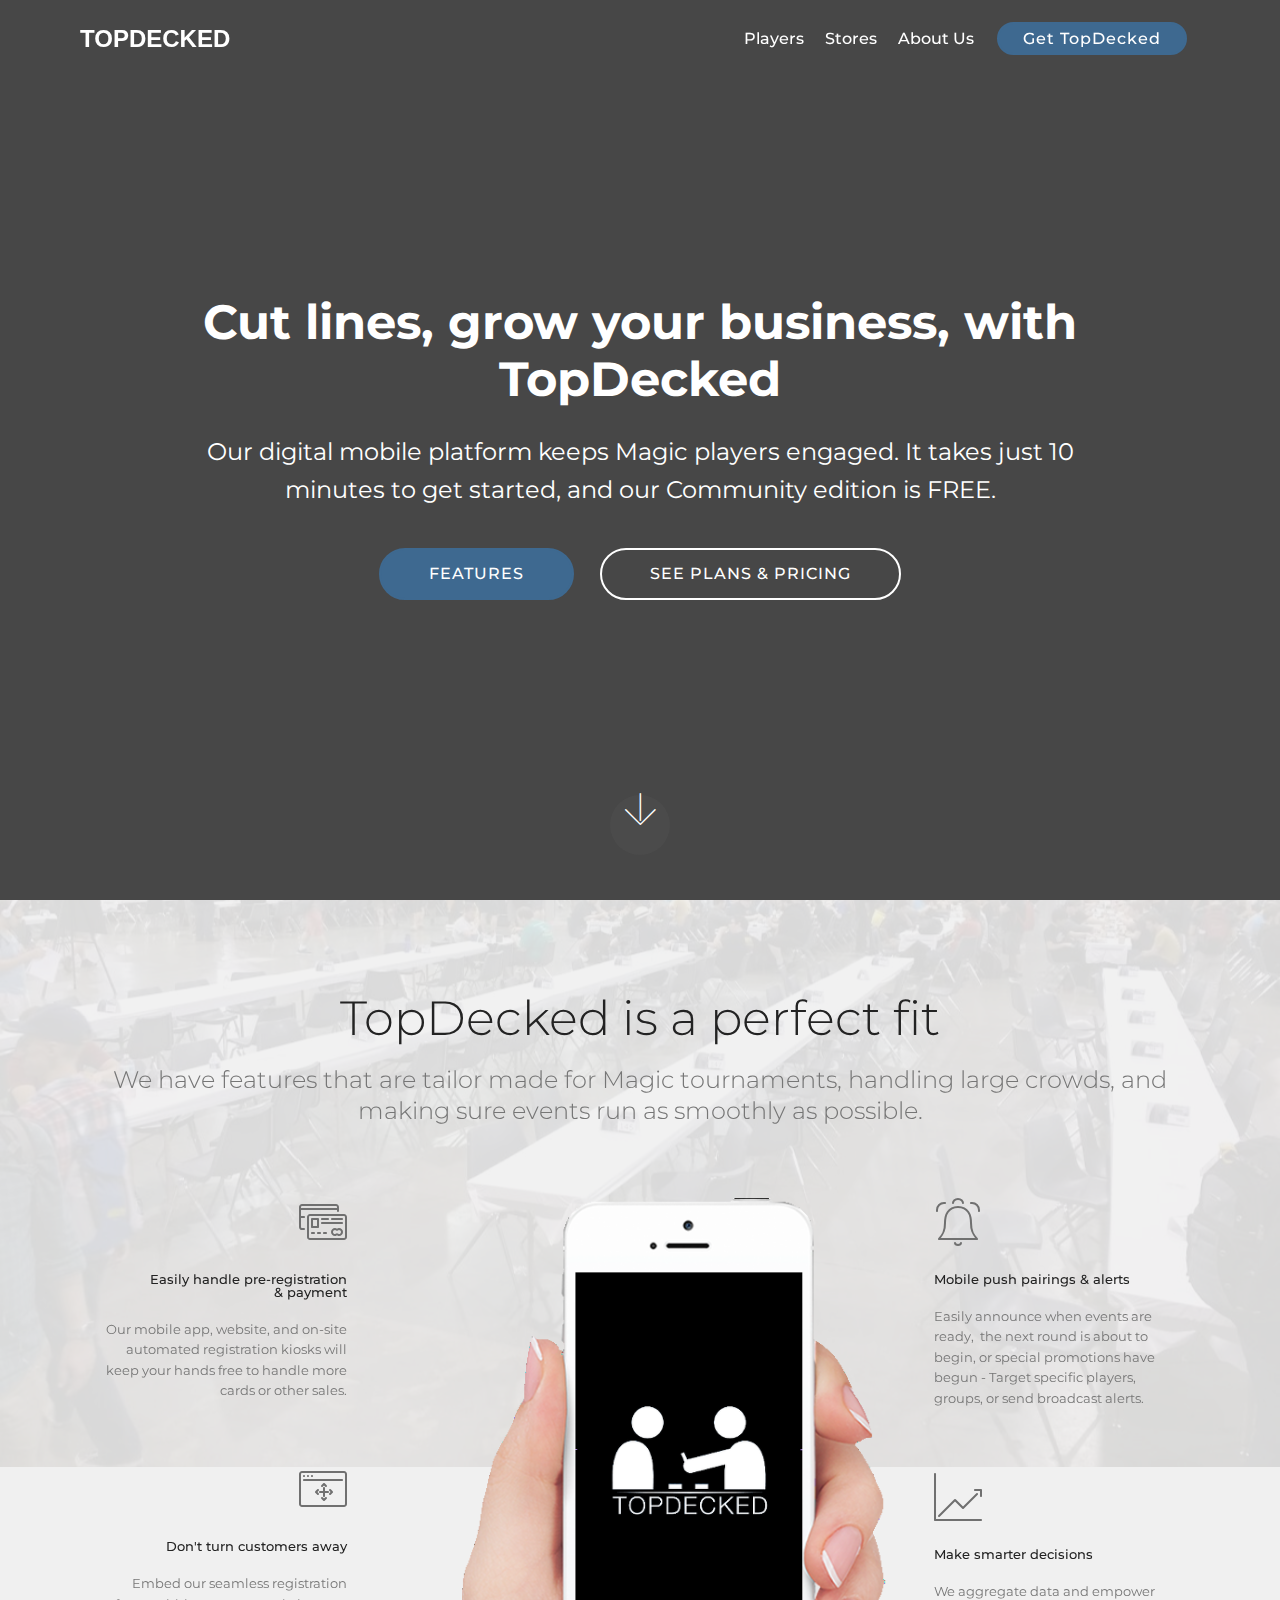
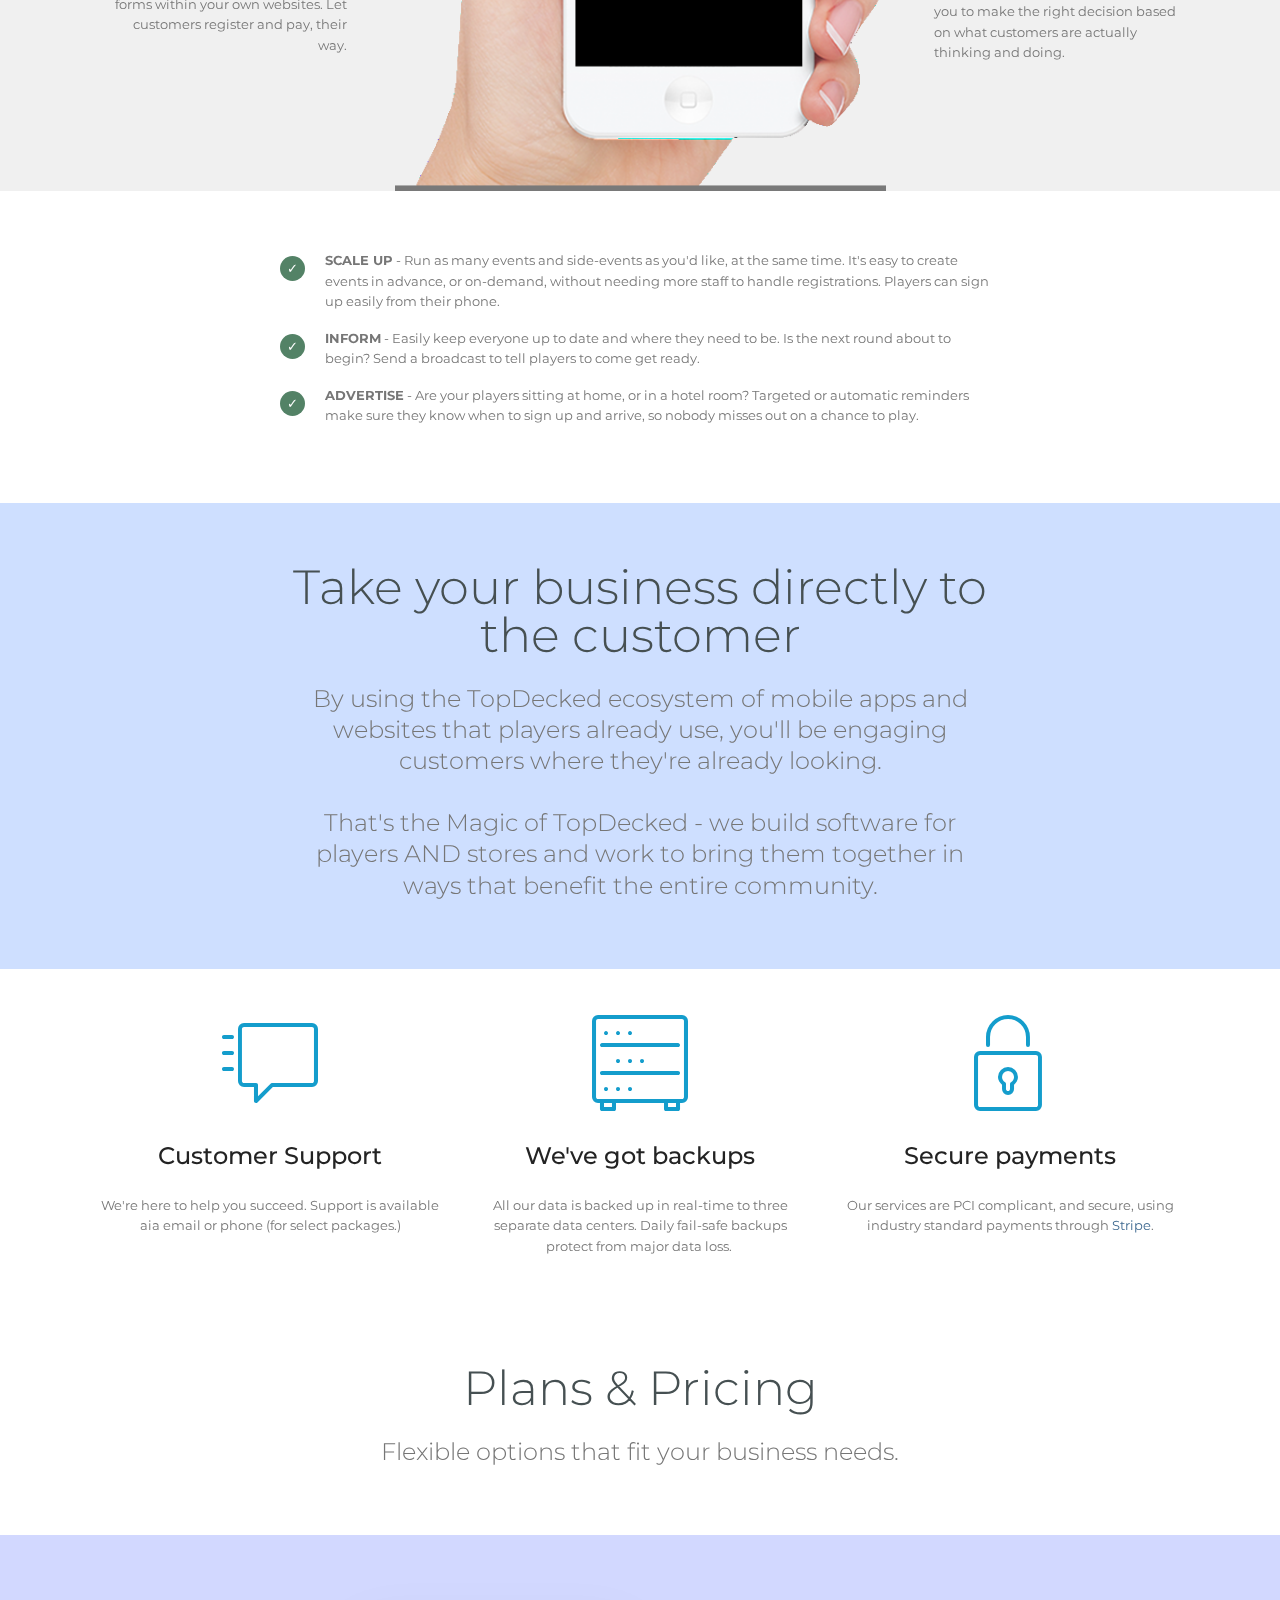
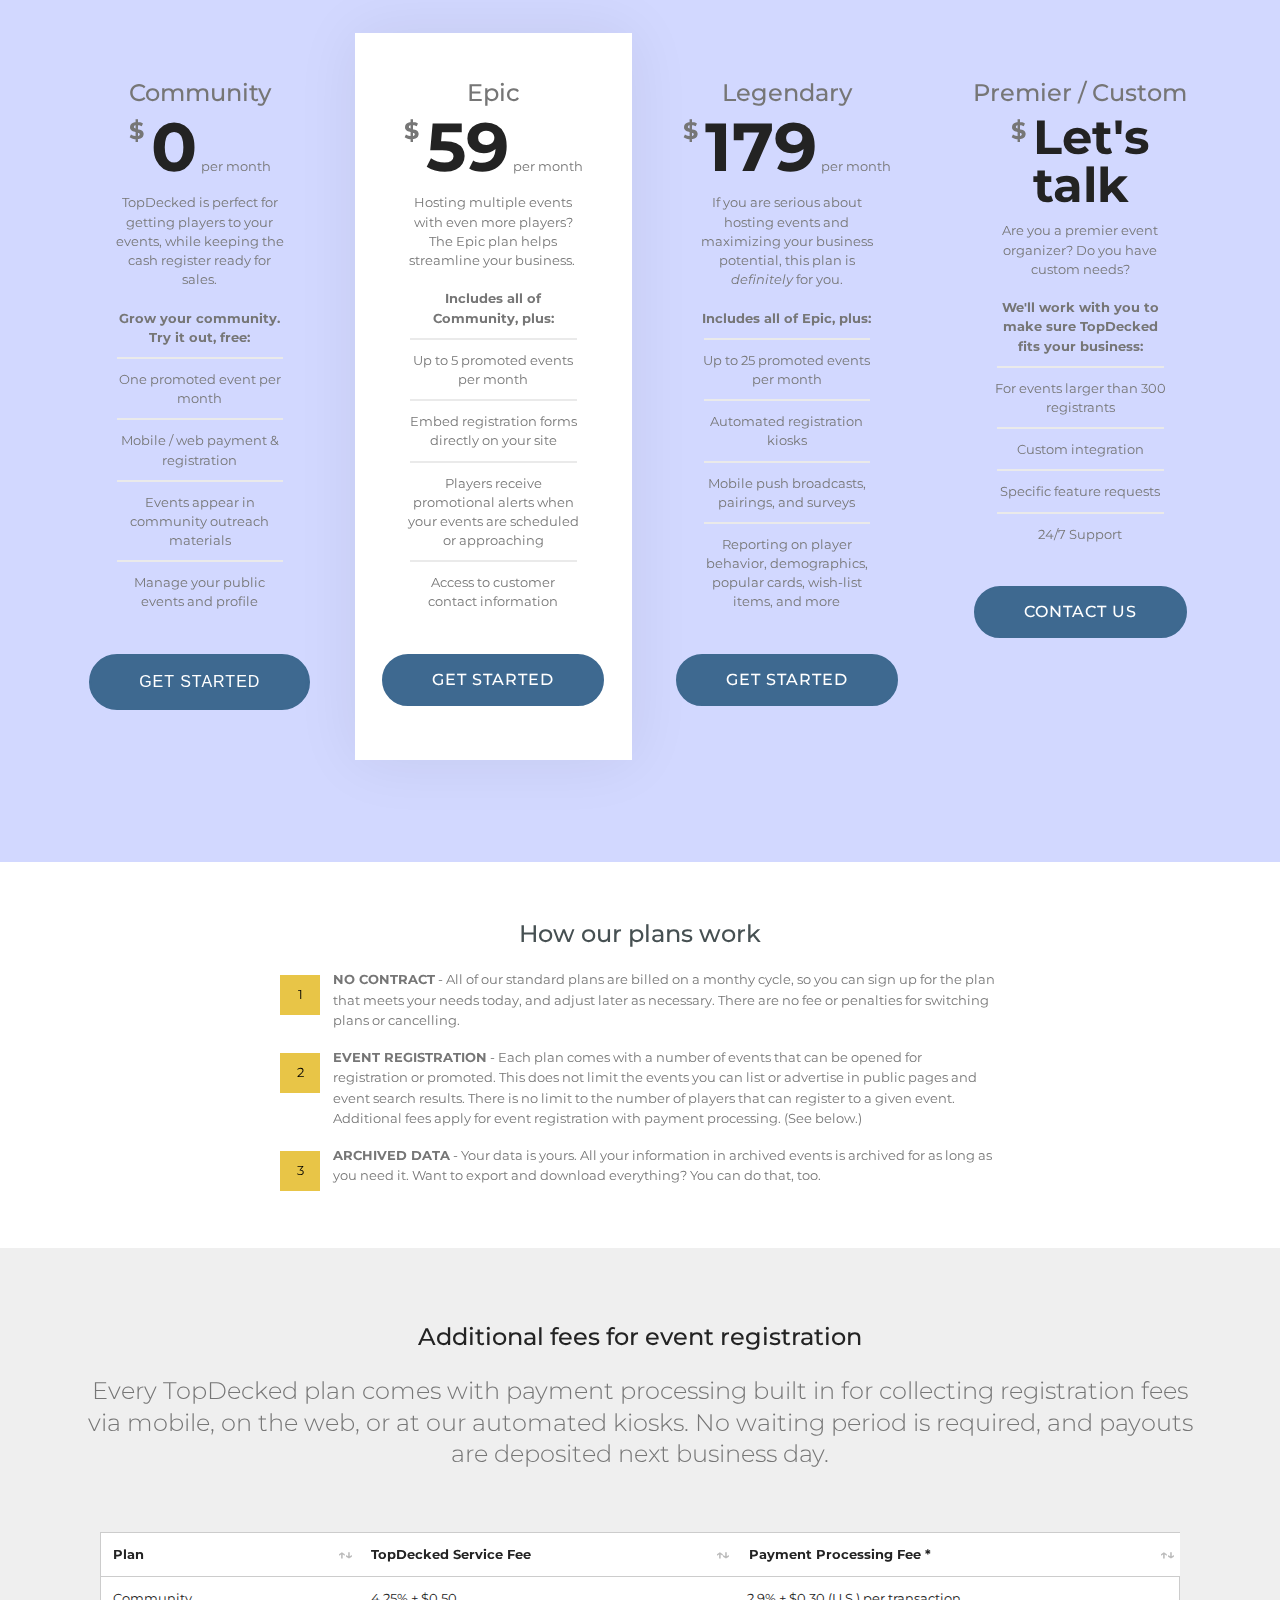
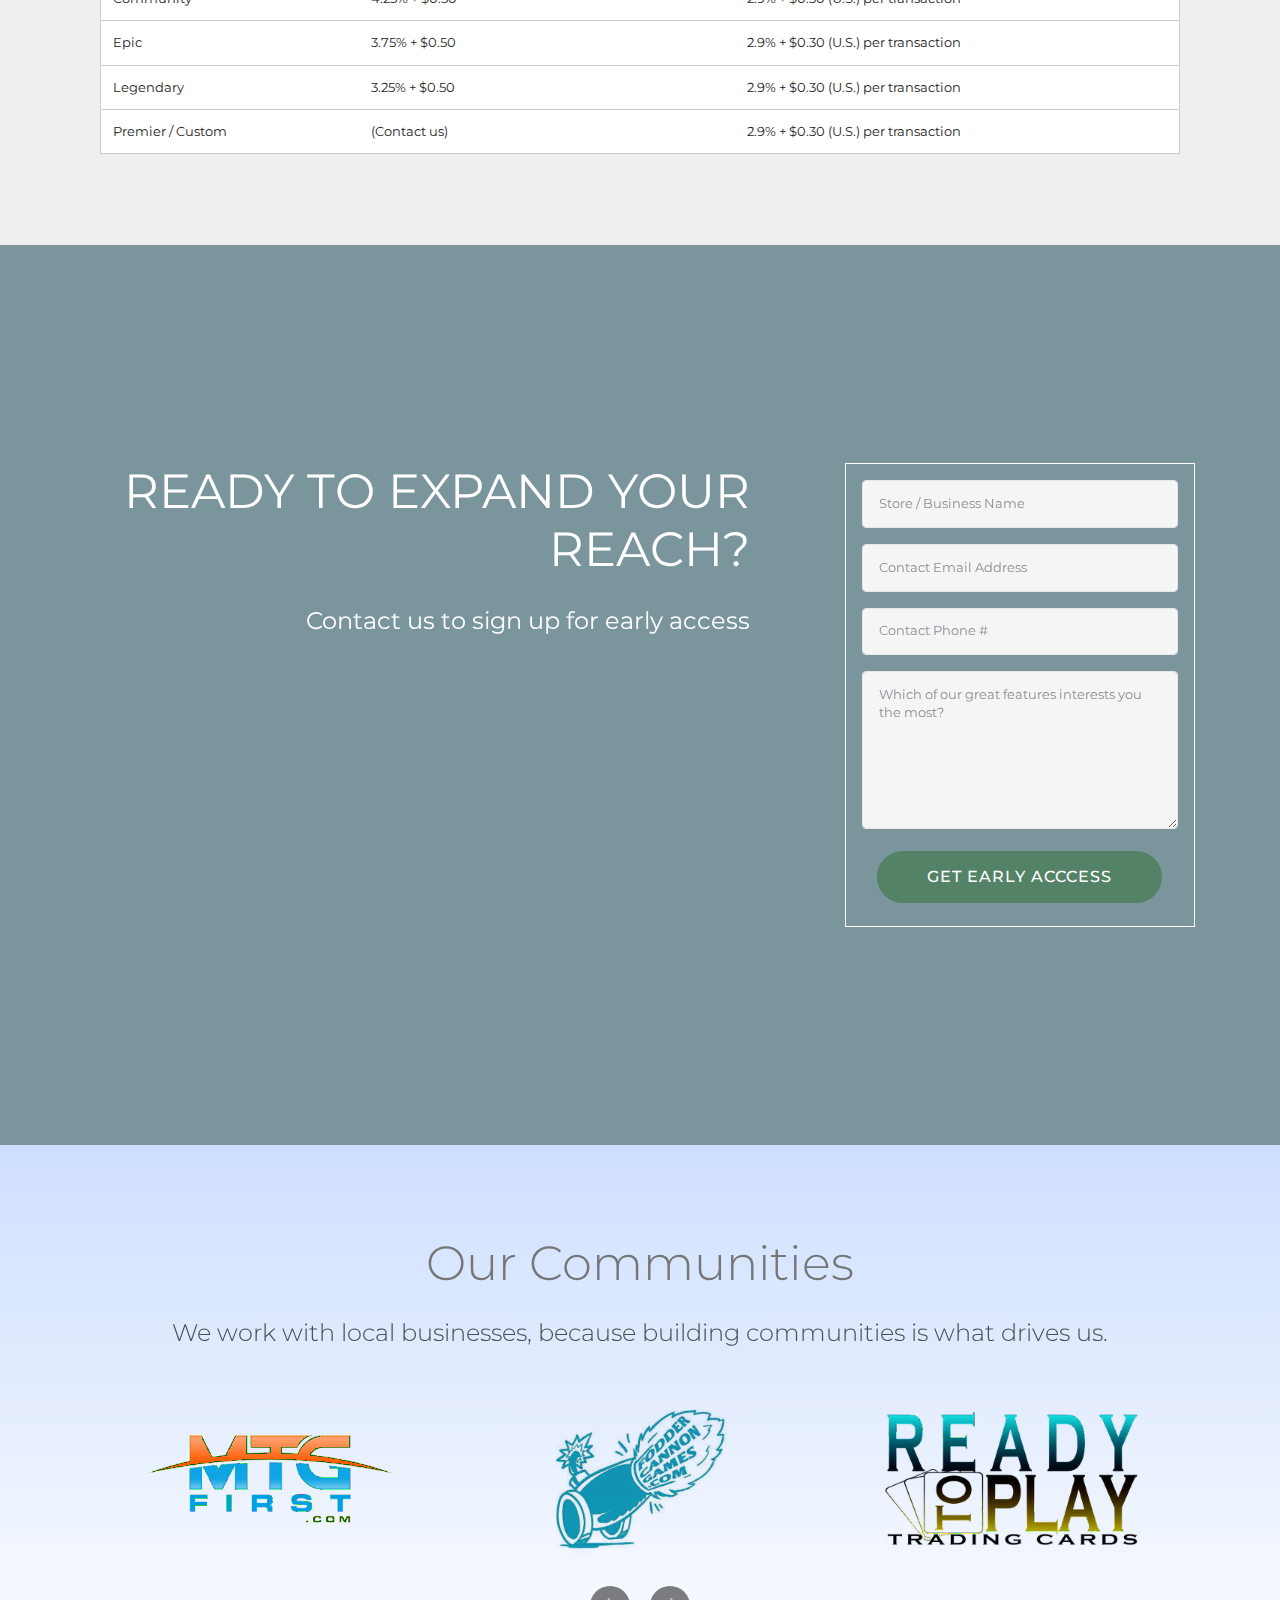
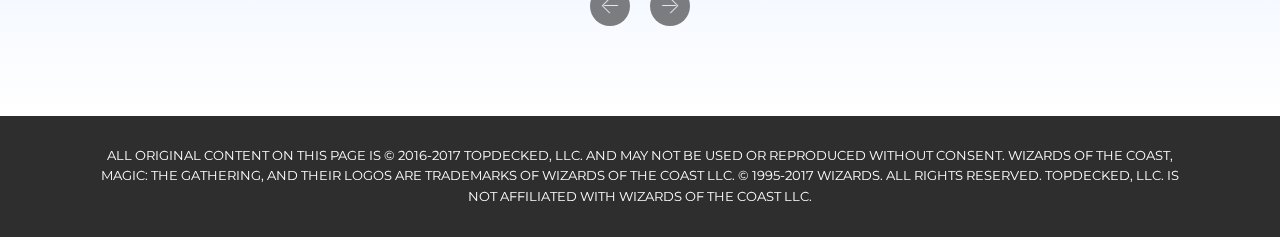
<file: stores.html>
<!DOCTYPE html>
<html>
<head>
  <!-- Site made with Mobirise Website Builder v4.3.0, https://mobirise.com -->
  <meta charset="UTF-8">
  <meta http-equiv="X-UA-Compatible" content="IE=edge">
  <meta name="generator" content="Mobirise v4.3.0, mobirise.com">
  <meta name="viewport" content="width=device-width, initial-scale=1">
  <link rel="shortcut icon" href="assets/images/web-hi-res-1024-128x128.png" type="image/x-icon">
  <meta name="description" content="Get TopDecked - Cut lines, grow your business, keep players coming back for more.">
  <title>TopDecked for Store & TOs - Grow your community, streamline your events</title>
  <link rel="stylesheet" href="assets/web/assets/mobirise-icons/mobirise-icons.css">
  <link rel="stylesheet" href="assets/tether/tether.min.css">
  <link rel="stylesheet" href="assets/bootstrap/css/bootstrap.min.css">
  <link rel="stylesheet" href="assets/bootstrap/css/bootstrap-grid.min.css">
  <link rel="stylesheet" href="assets/bootstrap/css/bootstrap-reboot.min.css">
  <link rel="stylesheet" href="assets/dropdown/css/style.css">
  <link rel="stylesheet" href="assets/data-tables/data-tables.bootstrap4.min.css">
  <link rel="stylesheet" href="assets/theme/css/style.css">
  <link rel="stylesheet" href="assets/mobirise/css/mbr-additional.css" type="text/css">
  
  
  
</head>
<body>

<!-- Google Analytics -->
<!-- Global Site Tag (gtag.js) - Google Analytics -->
<script async src="https://www.googletagmanager.com/gtag/js?id=UA-88842816-2"></script>
<script>
  window.dataLayer = window.dataLayer || [];
  function gtag(){dataLayer.push(arguments)};
  gtag('js', new Date());

  gtag('config', 'UA-88842816-2');
</script>

<!-- /Google Analytics -->


<section class="menu cid-qvuPnFxvxC" once="menu" id="menu1-7" data-rv-view="156">

    

    <nav class="navbar navbar-expand beta-menu navbar-dropdown align-items-center navbar-fixed-top navbar-toggleable-sm bg-color transparent">
        <button class="navbar-toggler navbar-toggler-right" type="button" data-toggle="collapse" data-target="#navbarSupportedContent" aria-controls="navbarSupportedContent" aria-expanded="false" aria-label="Toggle navigation">
            <div class="hamburger">
                <span></span>
                <span></span>
                <span></span>
                <span></span>
            </div>
        </button>
        <div class="menu-logo">
            <div class="navbar-brand">
                
                <span class="navbar-caption-wrap"><a class="navbar-caption text-white display-5" href="https://www.topdecked.me" style="font-family: Ubuntu, sans-serif;">
                        TOPDECKED</a></span>
            </div>
        </div>
        <div class="collapse navbar-collapse" id="navbarSupportedContent">
            <ul class="navbar-nav nav-dropdown" data-app-modern-menu="true"><li class="nav-item">
                    <a class="nav-link link text-white display-4" href="players">
                        
                        Players</a>
                </li><li class="nav-item"><a class="nav-link link text-white display-4" href="stores">
                        
                        Stores</a></li>
                <li class="nav-item">
                    <a class="nav-link link text-white display-4" href="about">
                        
                        About Us
                    </a>
                </li></ul>
            <div class="navbar-buttons mbr-section-btn"><a class="btn btn-sm btn-primary display-4" href="https://www.topdecked.me">
                    
                    Get TopDecked</a></div>
        </div>
    </nav>
</section>

<section class="engine"><a href="https://mobirise.co/g">create a website for free</a></section><section class="header6 cid-qvqEBhOSrX mbr-fullscreen" data-bg-video="https://www.youtube.com/watch?v=YMmJ8XAMywc" id="header6-5" data-rv-view="158">

    

    <div class="mbr-overlay" style="opacity: 0.7; background-color: rgb(0, 0, 0);">
    </div>

    <div class="container">
        <div class="row justify-content-md-center">
            <div class="mbr-white col-md-10">
                <h1 class="mbr-section-title align-center mbr-bold pb-3 mbr-fonts-style display-2">Cut lines, grow your business, with TopDecked</h1>
                <p class="mbr-text align-center pb-3 mbr-fonts-style display-5">Our digital mobile platform keeps Magic players engaged. It takes just 10 minutes to get started, and our Community edition is FREE.</p>
                <div class="mbr-section-btn align-center"><a class="btn btn-md btn-primary display-4" href="index.html#features12-u">FEATURES</a> <a class="btn btn-md btn-white-outline display-4" href="index.html#content4-f">SEE PLANS &amp; PRICING</a></div>
            </div>
        </div>
    </div>

    <div class="mbr-arrow hidden-sm-down" aria-hidden="true">
        <a href="#next">
            <i class="mbri-down mbr-iconfont"></i>
        </a>
    </div>
</section>

<section class="features12 cid-qvwsUwJHGV mbr-parallax-background" id="features12-u" data-rv-view="162">
    
    

    <div class="mbr-overlay" style="opacity: 0.9; background-color: rgb(239, 239, 239);">
    </div>

    <div class="container">
        <h2 class="mbr-section-title pb-2 mbr-fonts-style display-2">TopDecked is a perfect fit</h2>
        <h3 class="mbr-section-subtitle pb-3 mbr-fonts-style display-5">We have features that are tailor made for Magic tournaments, handling large crowds, and making sure events run as smoothly as possible.</h3>

        <div class="media-container-row pt-5">
            <div class="block-content align-right">
                <div class="card pl-3 pr-3 pb-5">
                    <div class="mbr-card-img-title">
                        <div class="card-img pb-3">
                             <span class="mbr-iconfont mbri-credit-card" media-simple="true"></span>
                        </div>
                        <div class="mbr-crt-title">
                            <h4 class="card-title py-2 mbr-crt-title mbr-fonts-style display-7">
                                Easily handle pre-registration<br>&amp; payment</h4>
                        </div>
                    </div>                

                    <div class="card-box">
                        <p class="mbr-text mbr-section-text mbr-fonts-style display-7">
                            Our mobile app, website, and on-site automated registration kiosks will keep your hands free to handle more cards or other sales.</p>
                    </div>
                </div>

                <div class="card pl-3 pr-3 pb-5">
                    <div class="mbr-card-img-title">
                        <div class="card-img pb-3">
                            <span class="mbri-drag-n-drop2 mbr-iconfont" media-simple="true"></span>
                        </div>
                        <div class="mbr-crt-title">
                            <h4 class="card-title py-2 mbr-crt-title mbr-fonts-style display-7">Don't turn customers away</h4>
                        </div>
                    </div>
                    <div class="card-box">
                        <p class="mbr-text mbr-section-text mbr-fonts-style display-7">Embed our seamless registration forms within your own websites. Let customers register and pay, their way.</p>
                    </div>
                </div>
            </div>

            <div class="mbr-figure" style="width: 50%;">
                <img src="assets/images/phone-5-528x638.png" alt="Mobirise" title="" media-simple="true">
            </div>

            <div class="block-content align-left  ">
                <div class="card pl-3 pr-3 pb-5">
                    <div class="mbr-card-img-title">
                        <div class="card-img pb-3">
                             <span class="mbr-iconfont mbri-alert" media-simple="true"></span>
                        </div>
                        <div class="mbr-crt-title">
                            <h4 class="card-title py-2 mbr-crt-title mbr-fonts-style display-7">Mobile push pairings &amp; alerts&nbsp;</h4>
                        </div>
                    </div>                

                    <div class="card-box">
                        <p class="mbr-text mbr-section-text mbr-fonts-style display-7">Easily announce when events are ready, &nbsp;the next round is about to begin, or special promotions have begun - Target specific players, groups, or send broadcast alerts.</p>
                    </div>
                </div>

                <div class="card pl-3 pr-3 pb-5">
                    <div class="mbr-card-img-title">
                        <div class="card-img pb-3">
                            <span class="mbr-iconfont mbri-growing-chart" media-simple="true"></span>
                        </div>
                        <div class="mbr-crt-title">
                            <h4 class="card-title py-2 mbr-crt-title mbr-fonts-style display-7">
                                Make smarter decisions</h4>
                        </div>
                    </div>
                    <div class="card-box">
                        <p class="mbr-text mbr-section-text mbr-fonts-style display-7">
                            We aggregate data and empower you to make the right decision based on what customers are actually thinking and doing.</p>
                    </div>
                </div>
            </div>
        </div>
    </div>
</section>

<section class="mbr-section article content12 cid-qvAAjoNdxn" id="content12-11" data-rv-view="165">
     

    <div class="container">
        <div class="media-container-row">
            <div class="mbr-text counter-container col-12 col-md-8 mbr-fonts-style display-7">
                <ul>
                    <li><strong>SCALE UP</strong> - Run as many events and side-events as you'd like, at the same time. It's easy to create events in advance, or on-demand, without needing more staff to handle registrations. Players can sign up easily from their phone.</li>
                    <li><strong>INFORM</strong> - Easily keep everyone up to date and where they need to be. Is the next round about to begin? Send a broadcast to tell players to come get ready.</li>
                    <li><strong>ADVERTISE</strong> - Are your players sitting at home, or in a hotel room? Targeted or automatic reminders make sure they know when to sign up and arrive, so nobody misses out on a chance to play.</li>
                </ul>
            </div>
        </div>
    </div>
</section>

<section class="mbr-section content4 cid-qvwAlErFQm" id="content4-y" data-rv-view="166">

    

    <div class="container">
        <div class="media-container-row">
            <div class="title col-12 col-md-8">
                <h2 class="align-center pb-3 mbr-fonts-style display-2">Take your business directly to the customer</h2>
                <h3 class="mbr-section-subtitle align-center mbr-light mbr-fonts-style display-5"><div><span style="font-size: 1.5rem;">By using the TopDecked ecosystem of mobile apps and websites that players already use, you'll be engaging customers where they're already looking. </span></div><br><div><span style="font-size: 1.5rem;">That's the Magic of TopDecked - we build software for players AND stores and work to bring them together in ways that benefit the entire community.</span><br></div></h3>
                
            </div>
        </div>
    </div>
</section>

<section class="features1 cid-qvqCHyrARo" id="features1-4" data-rv-view="168">
    
    

    
    <div class="container">
        <div class="media-container-row">

            <div class="card p-3 col-12 col-md-6 col-lg-4">
                <div class="card-img pb-3">
                    <span class="mbr-iconfont mbri-help" media-simple="true"></span>
                </div>
                <div class="card-box">
                    <h4 class="card-title py-3 mbr-fonts-style display-5">
                        Customer Support</h4>
                    <p class="mbr-text mbr-fonts-style display-7">We're here to help you succeed. Support is available aia email or phone (for select packages.)</p>
                </div>
            </div>

            <div class="card p-3 col-12 col-md-6 col-lg-4">
                <div class="card-img pb-3">
                    <span class="mbr-iconfont mbri-database" media-simple="true"></span>
                </div>
                <div class="card-box">
                    <h4 class="card-title py-3 mbr-fonts-style display-5">We've got backups</h4>
                    <p class="mbr-text mbr-fonts-style display-7">
                        All our data is backed up in real-time to three separate data centers. Daily fail-safe backups protect from major data loss.&nbsp;</p>
                </div>
            </div>

            <div class="card p-3 col-12 col-md-6 col-lg-4">
                <div class="card-img pb-3">
                    <span class="mbr-iconfont mbri-lock" media-simple="true"></span>
                </div>
                <div class="card-box">
                    <h4 class="card-title py-3 mbr-fonts-style display-5">
                        Secure payments</h4>
                    <p class="mbr-text mbr-fonts-style display-7">Our services are PCI complicant, and secure, using industry standard payments through <a href="https://stripe.com" target="_blank">Stripe</a>.</p>
                </div>
            </div>

            

        </div>

    </div>

</section>

<section class="mbr-section content4 cid-qvv9KwKMnk" id="content4-f" data-rv-view="171">

    

    <div class="container">
        <div class="media-container-row">
            <div class="title col-12 col-md-8">
                <h2 class="align-center pb-3 mbr-fonts-style display-2">Plans &amp; Pricing</h2>
                <h3 class="mbr-section-subtitle align-center mbr-light mbr-fonts-style display-5">
                    Flexible options that fit your business needs.</h3>
                
            </div>
        </div>
    </div>
</section>

<section class="cid-qvqlBjf3l5" id="pricing-tables2-1" data-rv-view="173">

    

    

    <div class="container">
        <div class="media-container-row">

            <div class="plan col-12 mx-2 my-2 justify-content-center col-lg-3">
                <div class="plan-header text-center pt-5">
                    <h3 class="plan-title mbr-fonts-style display-5">
                        Community</h3>
                    <div class="plan-price">
                        <span class="price-value mbr-fonts-style display-5">
                            $
                        </span>
                        <span class="price-figure mbr-fonts-style display-1">
                            0</span>
                        <small class="price-term mbr-fonts-style display-7">per month</small>
                    </div>
                </div>
                <div class="plan-body">
                    <div class="plan-list align-center">
                        <ul class="list-group list-group-flush mbr-fonts-style display-7">
                            <li class="list-group-item">
                                TopDecked is perfect for getting players to your events, while keeping the cash register ready for sales.<br><br><strong>Grow your community. Try it out, free:</strong></li>
                            <li class="list-group-item">One promoted event per month</li><li class="list-group-item">Mobile / web payment &amp; registration</li><li class="list-group-item">Events appear in community outreach materials</li><li class="list-group-item">Manage your public events and profile</li>
                        </ul>
                    </div>
                    <div class="mbr-section-btn text-center py-4 pb-5"><a href="index.html#header15-13" class="btn btn-primary">GET STARTED</a></div>
                </div>
            </div>

            <div class="plan col-12 mx-2 my-2 justify-content-center favorite col-lg-3">
                <div class="plan-header text-center pt-5">
                    <h3 class="plan-title mbr-fonts-style display-5">
                        Epic</h3>
                    <div class="plan-price">
                        <span class="price-value mbr-fonts-style display-5">
                            $
                        </span>
                        <span class="price-figure mbr-fonts-style display-1">
                            59</span>
                        <small class="price-term mbr-fonts-style display-7">
                            per month</small>
                    </div>
                </div>
                <div class="plan-body">
                    <div class="plan-list align-center">
                        <ul class="list-group list-group-flush mbr-fonts-style display-7">
                            <li class="list-group-item">
                                Hosting multiple events with even more players? The Epic plan helps streamline your business.&nbsp;<br><br><strong>Includes all of Community, plus:</strong></li><li class="list-group-item">Up to 5 promoted events per month</li><li class="list-group-item">Embed registration forms directly on your site</li><li class="list-group-item">Players receive promotional alerts when your events are scheduled or approaching</li><li class="list-group-item">Access to customer contact information</li>
                        </ul>
                    </div>
                    <div class="mbr-section-btn text-center py-4 pb-5"><a href="index.html#header15-13" class="btn btn-primary display-4">GET STARTED</a></div>
                </div>
            </div>

            <div class="plan col-12 mx-2 my-2 justify-content-center col-lg-3">
                <div class="plan-header text-center pt-5">
                    <h3 class="plan-title mbr-fonts-style display-5">
                        Legendary</h3>
                    <div class="plan-price">
                        <span class="price-value mbr-fonts-style display-5">
                            $
                        </span>
                        <span class="price-figure mbr-fonts-style display-1">179</span>
                        <small class="price-term mbr-fonts-style display-7">
                            per month</small>
                    </div>
                </div>
                <div class="plan-body">
                    <div class="plan-list align-center">
                        <ul class="list-group list-group-flush mbr-fonts-style display-7">
                            <li class="list-group-item">If you are serious about hosting events and maximizing your business potential, this plan is <em>definitely</em> for you.<br><br><strong>Includes all of Epic, plus:</strong></li>
                            <li class="list-group-item">
                                Up to 25 promoted events per month</li>
                            <li class="list-group-item">Automated registration kiosks</li>
                            <li class="list-group-item">Mobile push broadcasts, pairings, and surveys</li><li class="list-group-item">Reporting on player behavior, demographics, popular cards, wish-list items, and more</li>
                        </ul>
                    </div>
                    <div class="mbr-section-btn text-center py-4 pb-5"><a href="index.html#header15-13" class="btn btn-primary display-4">GET STARTED</a></div>
                </div>
            </div>

            <div class="plan col-12 mx-2 my-2 justify-content-center col-lg-3">
                <div class="plan-header text-center pt-5">
                    <h3 class="plan-title mbr-fonts-style display-5">Premier / Custom</h3>
                    <div class="plan-price">
                        <span class="price-value mbr-fonts-style display-5">
                            $
                        </span>
                        <span class="price-figure mbr-fonts-style display-2">
                            Let's talk</span>
                        <small class="price-term mbr-fonts-style display-7"></small>
                    </div>
                </div>
                <div class="plan-body">
                    <div class="plan-list align-center">
                        <ul class="list-group list-group-flush mbr-fonts-style display-7">
                            <li class="list-group-item">
                                Are you a premier event organizer? Do you have custom needs?<br><strong><br>We'll work with you to make sure TopDecked fits your business:</strong></li><li class="list-group-item">For events larger than 300 registrants</li><li class="list-group-item">Custom integration</li><li class="list-group-item">Specific feature requests</li>
                            <li class="list-group-item">
                                24/7 Support</li>
                        </ul>
                    </div>
                    <div class="mbr-section-btn text-center py-4 pb-5"><a href="index.html#header15-13" class="btn btn-primary display-4">CONTACT US<br></a></div>
                </div>
            </div>

        </div>
    </div>
</section>

<section class="mbr-section content4 cid-qvv5J6Ingr" id="content4-e" data-rv-view="176">

    

    <div class="container">
        <div class="media-container-row">
            <div class="title col-12 col-md-8">
                <h2 class="align-center pb-3 mbr-fonts-style display-5">
                    How our plans work</h2>
                
                
            </div>
        </div>
    </div>
</section>

<section class="mbr-section article content11 cid-qvv3r2Kmhy" id="content11-b" data-rv-view="178">
     

    <div class="container">
        <div class="media-container-row">
            <div class="mbr-text counter-container col-12 col-md-8 mbr-fonts-style display-7">
                <ol>
                    <li><strong>NO CONTRACT</strong> - All of our standard plans are billed on a monthy cycle, so you can sign up for the plan that meets your needs today, and adjust later as necessary. There are no fee or penalties for switching plans or cancelling.</li>
                    <li><strong>EVENT REGISTRATION</strong>&nbsp;- Each plan comes with a number of events that can be opened for registration or promoted. This does not limit the events you can list or advertise in public pages and event search results. There is no limit to the number of players that can register to a given event. Additional fees apply for event registration with payment processing. (See below.)</li>
                    <li><strong>ARCHIVED DATA</strong> - Your data is yours. All your information in archived events is archived for as long as you need it. Want to export and download everything? You can do that, too.</li>
                </ol>
            </div>
        </div>
    </div>
</section>

<section class="section-table cid-qvqID4eTOH" id="table1-6" data-rv-view="179">

  
  
  <div class="container container-table">
      <h2 class="mbr-section-title mbr-fonts-style align-center pb-3 display-5">Additional fees for event registration</h2>
      <h3 class="mbr-section-subtitle mbr-fonts-style align-center pb-5 mbr-light display-5">
            Every TopDecked plan comes with payment processing built in for collecting registration fees via mobile, on the web, or at our automated kiosks. No waiting period is required, and payouts are deposited next business day.<br></h3>
      <div class="table-wrapper">
        <div class="container">
          
        </div>

        <div class="container scroll">
          <table class="table" cellspacing="0">
            <thead>
              <tr class="table-heads ">
                  
                  
                  
                  
              <th class="head-item mbr-fonts-style display-7">
                      Plan</th><th class="head-item mbr-fonts-style display-7">
                      TopDecked Service Fee</th><th class="head-item mbr-fonts-style display-7">
                      Payment Processing Fee *</th></tr>
            </thead>

            <tbody>
              
              
              
              
            <tr> 
                
                
                
                
              <td class="body-item mbr-fonts-style display-7">Community</td><td class="body-item mbr-fonts-style display-7">4.25% + $0.50</td><td class="body-item mbr-fonts-style display-7">2.9% + $0.30 (U.S.) per transaction</td></tr><tr> 
                
                
                
                
              <td class="body-item mbr-fonts-style display-7">Epic</td><td class="body-item mbr-fonts-style display-7">3.75% + $0.50</td><td class="body-item mbr-fonts-style display-7">2.9% + $0.30 (U.S.) per transaction</td></tr><tr> 
                
                
                
                
              <td class="body-item mbr-fonts-style display-7">Legendary</td><td class="body-item mbr-fonts-style display-7">3.25% + $0.50</td><td class="body-item mbr-fonts-style display-7">2.9% + $0.30 (U.S.) per transaction</td></tr><tr> 
                
                
                
                
              <td class="body-item mbr-fonts-style display-7">Premier / Custom</td><td class="body-item mbr-fonts-style display-7">(Contact us)</td><td class="body-item mbr-fonts-style display-7">2.9% + $0.30 (U.S.) per transaction</td></tr></tbody>
          </table>
        </div>
        <div class="container table-info-container">
          <div class="row info">
            <div class="col-12">
              <div class="dataTables_info mbr-fonts-style display-7">
                <span>* Payment processing is PCI complicant, and secure, using industry standard payments through <a href="https://stripe.com" target="_blank">Stripe</a>.&nbsp;</span>
              </div>
            </div>
          </div>
        </div>
        <div class="container table-info-container">
          
        </div>
      </div>
    </div>
</section>

<section class="cid-qvAGGrPezb mbr-fullscreen mbr-parallax-background" id="header15-13" data-rv-view="226">

    

    <div class="mbr-overlay" style="opacity: 0.5; background-color: rgb(7, 59, 76);"></div>

    <div class="container align-right">
<div class="row">
    <div class="mbr-white col-lg-8 col-md-7 content-container">
        <h1 class="mbr-section-title mbr-bold pb-3 mbr-fonts-style display-2"><span style="font-weight: normal;">
            READY TO EXPAND YOUR REACH?</span></h1>
        <p class="mbr-text pb-3 mbr-fonts-style display-5">
            Contact us to sign up for early access</p>
    </div>
    <div class="col-lg-4 col-md-5">
    <div class="form-container">
        <div class="media-container-column" data-form-type="formoid">
            <div data-form-alert="" hidden="" class="align-center">Thanks for requesting early access! A member of our team will reach out to you within the next five business days.</div>
            <form class="mbr-form" action="https://mobirise.com/" method="post" data-form-title="Mobirise Form"><input type="hidden" data-form-email="true" value="5TBdRJtF/Dqr6H5UgGf3n/O0YZFnpuWueowSpI0qNeQ9oizYRTykdCA+79Ek9Q9/R5yEJqh2Hh7LiSi49K1Anu4nUvsNXKip4kwdXXXM3WFkdR6XfVJ48rZt4tepojJy">
                <div data-for="name">
                    <div class="form-group">
                        <input type="text" class="form-control px-3" name="name" data-form-field="Name" placeholder="Store / Business Name" required="" id="name-header15-13">
                    </div>
                </div>
                <div data-for="email">
                    <div class="form-group">
                        <input type="email" class="form-control px-3" name="email" data-form-field="Email" placeholder="Contact Email Address" required="" id="email-header15-13">
                    </div>
                </div>
                <div data-for="phone">
                    <div class="form-group">
                        <input type="tel" class="form-control px-3" name="phone" data-form-field="Phone" placeholder="Contact Phone #" id="phone-header15-13">
                    </div>
                </div>
                <div class="form-group" data-for="message">
                    <textarea type="text" class="form-control px-3" name="message" rows="7" placeholder="Which of our great features interests you the most?" data-form-field="Message" id="message-header15-13"></textarea>
                </div>
                <span class="input-group-btn"><button href="" type="submit" class="btn btn-form btn-warning display-4">GET EARLY ACCCESS</button></span>
            </form>
        </div>
    </div>
    </div>
</div>
    </div>
    
</section>

<section class="clients cid-qvqp3NStS8" id="clients-2" data-rv-view="229">
      

    
        <div class="container mb-5">
            <div class="media-container-row">
                <div class="col-12 align-center">
                    <h2 class="mbr-section-title pb-3 mbr-fonts-style display-2">Our Communities</h2>
                    <h3 class="mbr-section-subtitle mbr-light mbr-fonts-style display-5">
                        We work with local businesses, because building communities is what drives us.</h3>
                </div>
            </div>
        </div>

    <div class="container">
        <div class="carousel slide" data-ride="carousel" role="listbox">
            <div class="carousel-inner" data-visible="3">
                
                
                
                
                
            <div class="carousel-item ">
                    <div class="media-container-row">
                        <div class="col-md-12">
                            <div class="wrap-img ">
                                <a href="http://www.mtgfirst.com" target="_blank"><img src="assets/images/mtgfirst-300x144.png" class="img-responsive clients-img" alt="" title="" media-simple="true"></a>
                            </div>
                        </div>
                    </div>
                </div><div class="carousel-item ">
                    <div class="media-container-row">
                        <div class="col-md-12">
                            <div class="wrap-img ">
                                <a href="http://www.foddercannongames.com/" target="_blank"><img src="assets/images/foddercannongames-500x417.png" class="img-responsive clients-img" alt="" title="" media-simple="true"></a>
                            </div>
                        </div>
                    </div>
                </div><div class="carousel-item ">
                    <div class="media-container-row">
                        <div class="col-md-12">
                            <div class="wrap-img ">
                                <a href="http://readytoplaytc.com/"><img src="assets/images/readytoplaytc-1-400x200.png" class="img-responsive clients-img" alt="" title="" media-simple="true"></a>
                            </div>
                        </div>
                    </div>
                </div><div class="carousel-item ">
                    <div class="media-container-row">
                        <div class="col-md-12">
                            <div class="wrap-img ">
                                <a href="https://www.facebook.com/mightymeeple/" target="_blank"><img src="assets/images/mighty-meeple-591x719.png" class="img-responsive clients-img" alt="" title="" media-simple="true"></a>
                            </div>
                        </div>
                    </div>
                </div></div>
            <div class="carousel-controls">
                <a data-app-prevent-settings="" class="carousel-control carousel-control-prev" role="button" data-slide="prev">
                    <span aria-hidden="true" class="mbri-left mbr-iconfont"></span>
                    <span class="sr-only">Previous</span>
                </a>
                <a data-app-prevent-settings="" class="carousel-control carousel-control-next" role="button" data-slide="next">
                    <span aria-hidden="true" class="mbri-right mbr-iconfont"></span>
                    <span class="sr-only">Next</span>
                </a>
            </div>
        </div>
    </div>
</section>

<section once="" class="cid-qvAMgDFVFg" id="footer6-16" data-rv-view="241">

    

    

    <div class="container">
        <div class="media-container-row align-center mbr-white">
            <div class="col-12">
                <p class="mbr-text mb-0 mbr-fonts-style display-7">
                    ALL ORIGINAL CONTENT ON THIS PAGE IS © 2016-2017 TOPDECKED, LLC. AND MAY NOT BE USED OR REPRODUCED WITHOUT CONSENT. WIZARDS OF THE COAST, MAGIC: THE GATHERING, AND THEIR LOGOS ARE TRADEMARKS OF WIZARDS OF THE COAST LLC. © 1995-2017 WIZARDS. ALL RIGHTS RESERVED. TOPDECKED, LLC. IS NOT AFFILIATED WITH WIZARDS OF THE COAST LLC.
                </p>
            </div>
        </div>
    </div>
</section>


  <script src="assets/web/assets/jquery/jquery.min.js"></script>
  <script src="assets/popper/popper.min.js"></script>
  <script src="assets/tether/tether.min.js"></script>
  <script src="assets/bootstrap/js/bootstrap.min.js"></script>
  <script src="assets/smooth-scroll/smooth-scroll.js"></script>
  <script src="assets/dropdown/js/script.min.js"></script>
  <script src="assets/touch-swipe/jquery.touch-swipe.min.js"></script>
  <script src="assets/bootstrap-carousel-swipe/bootstrap-carousel-swipe.js"></script>
  <script src="assets/jquery-mb-vimeo_player/jquery.mb.vimeo_player.js"></script>
  <script src="assets/jarallax/jarallax.min.js"></script>
  <script src="assets/data-tables/jquery.data-tables.min.js"></script>
  <script src="assets/data-tables/data-tables.bootstrap4.min.js"></script>
  <script src="assets/jquery-mb-ytplayer/jquery.mb.ytplayer.min.js"></script>
  <script src="assets/theme/js/script.js"></script>
  <script src="assets/formoid/formoid.min.js"></script>
  
  
</body>
</html>
</file>
<file: assets/web/assets/mobirise-icons/mobirise-icons.css>
@font-face {
  font-family: 'MobiriseIcons';
  src:  url('mobirise-icons.eot?spat4u');
  src:  url('mobirise-icons.eot?spat4u#iefix') format('embedded-opentype'),
    url('mobirise-icons.ttf?spat4u') format('truetype'),
    url('mobirise-icons.woff?spat4u') format('woff'),
    url('mobirise-icons.svg?spat4u#MobiriseIcons') format('svg');
  font-weight: normal;
  font-style: normal;
}

[class^="mbri-"], [class*=" mbri-"] {
  /* use !important to prevent issues with browser extensions that change fonts */
  font-family: MobiriseIcons !important;
  speak: none;
  font-style: normal;
  font-weight: normal;
  font-variant: normal;
  text-transform: none;
  line-height: 1;

  /* Better Font Rendering =========== */
  -webkit-font-smoothing: antialiased;
  -moz-osx-font-smoothing: grayscale;
}

.mbri-add-submenu:before {
  content: "\e900";
}
.mbri-alert:before {
  content: "\e901";
}
.mbri-align-center:before {
  content: "\e902";
}
.mbri-align-justify:before {
  content: "\e903";
}
.mbri-align-left:before {
  content: "\e904";
}
.mbri-align-right:before {
  content: "\e905";
}
.mbri-android:before {
  content: "\e906";
}
.mbri-apple:before {
  content: "\e907";
}
.mbri-arrow-down:before {
  content: "\e908";
}
.mbri-arrow-next:before {
  content: "\e909";
}
.mbri-arrow-prev:before {
  content: "\e90a";
}
.mbri-arrow-up:before {
  content: "\e90b";
}
.mbri-bold:before {
  content: "\e90c";
}
.mbri-bookmark:before {
  content: "\e90d";
}
.mbri-bootstrap:before {
  content: "\e90e";
}
.mbri-briefcase:before {
  content: "\e90f";
}
.mbri-browse:before {
  content: "\e910";
}
.mbri-bulleted-list:before {
  content: "\e911";
}
.mbri-calendar:before {
  content: "\e912";
}
.mbri-camera:before {
  content: "\e913";
}
.mbri-cart-add:before {
  content: "\e914";
}
.mbri-cart-full:before {
  content: "\e915";
}
.mbri-cash:before {
  content: "\e916";
}
.mbri-change-style:before {
  content: "\e917";
}
.mbri-chat:before {
  content: "\e918";
}
.mbri-clock:before {
  content: "\e919";
}
.mbri-close:before {
  content: "\e91a";
}
.mbri-cloud:before {
  content: "\e91b";
}
.mbri-code:before {
  content: "\e91c";
}
.mbri-contact-form:before {
  content: "\e91d";
}
.mbri-credit-card:before {
  content: "\e91e";
}
.mbri-cursor-click:before {
  content: "\e91f";
}
.mbri-cust-feedback:before {
  content: "\e920";
}
.mbri-database:before {
  content: "\e921";
}
.mbri-delivery:before {
  content: "\e922";
}
.mbri-desktop:before {
  content: "\e923";
}
.mbri-devices:before {
  content: "\e924";
}
.mbri-down:before {
  content: "\e925";
}
.mbri-download:before {
  content: "\e989";
}
.mbri-drag-n-drop:before {
  content: "\e927";
}
.mbri-drag-n-drop2:before {
  content: "\e928";
}
.mbri-edit:before {
  content: "\e929";
}
.mbri-edit2:before {
  content: "\e92a";
}
.mbri-error:before {
  content: "\e92b";
}
.mbri-extension:before {
  content: "\e92c";
}
.mbri-features:before {
  content: "\e92d";
}
.mbri-file:before {
  content: "\e92e";
}
.mbri-flag:before {
  content: "\e92f";
}
.mbri-folder:before {
  content: "\e930";
}
.mbri-gift:before {
  content: "\e931";
}
.mbri-github:before {
  content: "\e932";
}
.mbri-globe:before {
  content: "\e933";
}
.mbri-globe-2:before {
  content: "\e934";
}
.mbri-growing-chart:before {
  content: "\e935";
}
.mbri-hearth:before {
  content: "\e936";
}
.mbri-help:before {
  content: "\e937";
}
.mbri-home:before {
  content: "\e938";
}
.mbri-hot-cup:before {
  content: "\e939";
}
.mbri-idea:before {
  content: "\e93a";
}
.mbri-image-gallery:before {
  content: "\e93b";
}
.mbri-image-slider:before {
  content: "\e93c";
}
.mbri-info:before {
  content: "\e93d";
}
.mbri-italic:before {
  content: "\e93e";
}
.mbri-key:before {
  content: "\e93f";
}
.mbri-laptop:before {
  content: "\e940";
}
.mbri-layers:before {
  content: "\e941";
}
.mbri-left-right:before {
  content: "\e942";
}
.mbri-left:before {
  content: "\e943";
}
.mbri-letter:before {
  content: "\e944";
}
.mbri-like:before {
  content: "\e945";
}
.mbri-link:before {
  content: "\e946";
}
.mbri-lock:before {
  content: "\e947";
}
.mbri-login:before {
  content: "\e948";
}
.mbri-logout:before {
  content: "\e949";
}
.mbri-magic-stick:before {
  content: "\e94a";
}
.mbri-map-pin:before {
  content: "\e94b";
}
.mbri-menu:before {
  content: "\e94c";
}
.mbri-mobile:before {
  content: "\e94d";
}
.mbri-mobile2:before {
  content: "\e94e";
}
.mbri-mobirise:before {
  content: "\e94f";
}
.mbri-more-horizontal:before {
  content: "\e950";
}
.mbri-more-vertical:before {
  content: "\e951";
}
.mbri-music:before {
  content: "\e952";
}
.mbri-new-file:before {
  content: "\e953";
}
.mbri-numbered-list:before {
  content: "\e954";
}
.mbri-opened-folder:before {
  content: "\e955";
}
.mbri-pages:before {
  content: "\e956";
}
.mbri-paper-plane:before {
  content: "\e957";
}
.mbri-paperclip:before {
  content: "\e958";
}
.mbri-photo:before {
  content: "\e959";
}
.mbri-photos:before {
  content: "\e95a";
}
.mbri-pin:before {
  content: "\e95b";
}
.mbri-play:before {
  content: "\e95c";
}
.mbri-plus:before {
  content: "\e95d";
}
.mbri-preview:before {
  content: "\e95e";
}
.mbri-print:before {
  content: "\e95f";
}
.mbri-protect:before {
  content: "\e960";
}
.mbri-question:before {
  content: "\e961";
}
.mbri-quote-left:before {
  content: "\e962";
}
.mbri-quote-right:before {
  content: "\e963";
}
.mbri-refresh:before {
  content: "\e964";
}
.mbri-responsive:before {
  content: "\e965";
}
.mbri-right:before {
  content: "\e966";
}
.mbri-rocket:before {
  content: "\e967";
}
.mbri-sad-face:before {
  content: "\e968";
}
.mbri-sale:before {
  content: "\e969";
}
.mbri-save:before {
  content: "\e96a";
}
.mbri-search:before {
  content: "\e96b";
}
.mbri-setting:before {
  content: "\e96c";
}
.mbri-setting2:before {
  content: "\e96d";
}
.mbri-setting3:before {
  content: "\e96e";
}
.mbri-share:before {
  content: "\e96f";
}
.mbri-shopping-bag:before {
  content: "\e970";
}
.mbri-shopping-basket:before {
  content: "\e971";
}
.mbri-shopping-cart:before {
  content: "\e972";
}
.mbri-sites:before {
  content: "\e973";
}
.mbri-smile-face:before {
  content: "\e974";
}
.mbri-speed:before {
  content: "\e975";
}
.mbri-star:before {
  content: "\e976";
}
.mbri-success:before {
  content: "\e977";
}
.mbri-sun:before {
  content: "\e978";
}
.mbri-sun2:before {
  content: "\e979";
}
.mbri-tablet:before {
  content: "\e97a";
}
.mbri-tablet-vertical:before {
  content: "\e97b";
}
.mbri-target:before {
  content: "\e97c";
}
.mbri-timer:before {
  content: "\e97d";
}
.mbri-to-ftp:before {
  content: "\e97e";
}
.mbri-to-local-drive:before {
  content: "\e97f";
}
.mbri-touch-swipe:before {
  content: "\e980";
}
.mbri-touch:before {
  content: "\e981";
}
.mbri-trash:before {
  content: "\e982";
}
.mbri-underline:before {
  content: "\e983";
}
.mbri-unlink:before {
  content: "\e984";
}
.mbri-unlock:before {
  content: "\e985";
}
.mbri-up-down:before {
  content: "\e986";
}
.mbri-up:before {
  content: "\e987";
}
.mbri-update:before {
  content: "\e988";
}
.mbri-upload:before {
 content: "\e926"; 
}
.mbri-user:before {
  content: "\e98a";
}
.mbri-user2:before {
  content: "\e98b";
}
.mbri-users:before {
  content: "\e98c";
}
.mbri-video:before {
  content: "\e98d";
}
.mbri-video-play:before {
  content: "\e98e";
}
.mbri-watch:before {
  content: "\e98f";
}
.mbri-website-theme:before {
  content: "\e990";
}
.mbri-wifi:before {
  content: "\e991";
}
.mbri-windows:before {
  content: "\e992";
}
.mbri-zoom-out:before {
  content: "\e993";
}
.mbri-redo:before {
  content: "\e994";
}
.mbri-undo:before {
  content: "\e995";
}
</file>
<file: assets/dropdown/css/style.css>
.navbar-dropdown {
  left: 0;
  padding: 0;
  position: absolute;
  right: 0;
  top: 0;
  transition: all 0.45s ease;
  z-index: 1030;
  background: #282828; }
  .navbar-dropdown .navbar-logo {
    margin-right: 0.8rem;
    transition: margin 0.3s ease-in-out;
    vertical-align: middle; }
    .navbar-dropdown .navbar-logo img {
      height: 3.125rem;
      transition: all 0.3s ease-in-out; }
    .navbar-dropdown .navbar-logo.mbr-iconfont {
      font-size: 3.125rem;
      line-height: 3.125rem; }
  .navbar-dropdown .navbar-caption {
    font-weight: 700;
    white-space: normal;
    vertical-align: -4px;
    line-height: 3.125rem !important; }
    .navbar-dropdown .navbar-caption, .navbar-dropdown .navbar-caption:hover {
      color: inherit;
      text-decoration: none; }
  .navbar-dropdown .mbr-iconfont + .navbar-caption {
    vertical-align: -1px; }
  .navbar-dropdown.navbar-fixed-top {
    position: fixed; }
  .navbar-dropdown .navbar-brand span {
    vertical-align: -4px; }
  .navbar-dropdown.bg-color.transparent {
    background: none; }
  .navbar-dropdown.navbar-short .navbar-brand {
    padding: 0.625rem 0; }
    .navbar-dropdown.navbar-short .navbar-brand span {
      vertical-align: -1px; }
  .navbar-dropdown.navbar-short .navbar-caption {
    line-height: 2.375rem !important;
    vertical-align: -2px; }
  .navbar-dropdown.navbar-short .navbar-logo {
    margin-right: 0.5rem; }
    .navbar-dropdown.navbar-short .navbar-logo img {
      height: 2.375rem; }
    .navbar-dropdown.navbar-short .navbar-logo.mbr-iconfont {
      font-size: 2.375rem;
      line-height: 2.375rem; }
  .navbar-dropdown.navbar-short .mbr-table-cell {
    height: 3.625rem; }
  .navbar-dropdown .navbar-close {
    left: 0.6875rem;
    position: fixed;
    top: 0.75rem;
    z-index: 1000; }
  .navbar-dropdown .hamburger-icon {
    content: "";
    display: inline-block;
    vertical-align: middle;
    width: 16px;
    -webkit-box-shadow: 0 -6px 0 1px #282828,0 0 0 1px #282828,0 6px 0 1px #282828;
    -moz-box-shadow: 0 -6px 0 1px #282828,0 0 0 1px #282828,0 6px 0 1px #282828;
    box-shadow: 0 -6px 0 1px #282828,0 0 0 1px #282828,0 6px 0 1px #282828; }

.dropdown-menu .dropdown-toggle[data-toggle="dropdown-submenu"]::after {
  border-bottom: 0.35em solid transparent;
  border-left: 0.35em solid;
  border-right: 0;
  border-top: 0.35em solid transparent;
  margin-left: 0.3rem; }

.dropdown-menu .dropdown-item:focus {
  outline: 0; }

.nav-dropdown {
  font-size: 0.75rem;
  font-weight: 500;
  height: auto !important; }
  .nav-dropdown .nav-btn {
    padding-left: 1rem; }
  .nav-dropdown .link {
    margin: .667em 1.667em;
    font-weight: 500;
    padding: 0;
    transition: color .2s ease-in-out; }
    .nav-dropdown .link.dropdown-toggle {
      margin-right: 2.583em; }
      .nav-dropdown .link.dropdown-toggle::after {
        margin-left: .25rem;
        border-top: 0.35em solid;
        border-right: 0.35em solid transparent;
        border-left: 0.35em solid transparent;
        border-bottom: 0; }
      .nav-dropdown .link.dropdown-toggle[aria-expanded="true"] {
        margin: 0;
        padding: 0.667em 3.263em  0.667em 1.667em; }
  .nav-dropdown .link::after,
  .nav-dropdown .dropdown-item::after {
    color: inherit; }
  .nav-dropdown .btn {
    font-size: 0.75rem;
    font-weight: 700;
    letter-spacing: 0;
    margin-bottom: 0;
    padding-left: 1.25rem;
    padding-right: 1.25rem; }
  .nav-dropdown .dropdown-menu {
    border-radius: 0;
    border: 0;
    left: 0;
    margin: 0;
    padding-bottom: 1.25rem;
    padding-top: 1.25rem;
    position: relative; }
  .nav-dropdown .dropdown-submenu {
    margin-left: 0.125rem;
    top: 0; }
  .nav-dropdown .dropdown-item {
    font-weight: 500;
    line-height: 2;
    padding: 0.3846em 4.615em 0.3846em 1.5385em;
    position: relative;
    transition: color .2s ease-in-out, background-color .2s ease-in-out; }
    .nav-dropdown .dropdown-item::after {
      margin-top: -0.3077em;
      position: absolute;
      right: 1.1538em;
      top: 50%; }
    .nav-dropdown .dropdown-item:focus, .nav-dropdown .dropdown-item:hover {
      background: none; }

@media (max-width: 767px) {
  .nav-dropdown.navbar-toggleable-sm {
    bottom: 0;
    display: none;
    left: 0;
    overflow-x: hidden;
    position: fixed;
    top: 0;
    transform: translateX(-100%);
    -ms-transform: translateX(-100%);
    -webkit-transform: translateX(-100%);
    width: 18.75rem;
    z-index: 999; } }
.nav-dropdown.navbar-toggleable-xl {
  bottom: 0;
  display: none;
  left: 0;
  overflow-x: hidden;
  position: fixed;
  top: 0;
  transform: translateX(-100%);
  -ms-transform: translateX(-100%);
  -webkit-transform: translateX(-100%);
  width: 18.75rem;
  z-index: 999; }

.nav-dropdown-sm {
  display: block !important;
  overflow-x: hidden;
  overflow: auto;
  padding-top: 3.875rem; }
  .nav-dropdown-sm::after {
    content: "";
    display: block;
    height: 3rem;
    width: 100%; }
  .nav-dropdown-sm.collapse.in ~ .navbar-close {
    display: block !important; }
  .nav-dropdown-sm.collapsing, .nav-dropdown-sm.collapse.in {
    transform: translateX(0);
    -ms-transform: translateX(0);
    -webkit-transform: translateX(0);
    transition: all 0.25s ease-out;
    -webkit-transition: all 0.25s ease-out;
    background: #282828; }
  .nav-dropdown-sm.collapsing[aria-expanded="false"] {
    transform: translateX(-100%);
    -ms-transform: translateX(-100%);
    -webkit-transform: translateX(-100%); }
  .nav-dropdown-sm .nav-item {
    display: block;
    margin-left: 0 !important;
    padding-left: 0; }
  .nav-dropdown-sm .link,
  .nav-dropdown-sm .dropdown-item {
    border-top: 1px dotted rgba(255, 255, 255, 0.1);
    font-size: 0.8125rem;
    line-height: 1.6;
    margin: 0 !important;
    padding: 0.875rem 2.4rem 0.875rem 1.5625rem !important;
    position: relative;
    white-space: normal; }
    .nav-dropdown-sm .link:focus, .nav-dropdown-sm .link:hover,
    .nav-dropdown-sm .dropdown-item:focus,
    .nav-dropdown-sm .dropdown-item:hover {
      background: rgba(0, 0, 0, 0.2) !important;
      color: #c0a375; }
  .nav-dropdown-sm .nav-btn {
    position: relative;
    padding: 1.5625rem 1.5625rem 0 1.5625rem; }
    .nav-dropdown-sm .nav-btn::before {
      border-top: 1px dotted rgba(255, 255, 255, 0.1);
      content: "";
      left: 0;
      position: absolute;
      top: 0;
      width: 100%; }
    .nav-dropdown-sm .nav-btn + .nav-btn {
      padding-top: 0.625rem; }
      .nav-dropdown-sm .nav-btn + .nav-btn::before {
        display: none; }
  .nav-dropdown-sm .btn {
    padding: 0.625rem 0; }
  .nav-dropdown-sm .dropdown-toggle[data-toggle="dropdown-submenu"]::after {
    margin-left: .25rem;
    border-top: 0.35em solid;
    border-right: 0.35em solid transparent;
    border-left: 0.35em solid transparent;
    border-bottom: 0; }
  .nav-dropdown-sm .dropdown-toggle[data-toggle="dropdown-submenu"][aria-expanded="true"]::after {
    border-top: 0;
    border-right: 0.35em solid transparent;
    border-left: 0.35em solid transparent;
    border-bottom: 0.35em solid; }
  .nav-dropdown-sm .dropdown-menu {
    margin: 0;
    padding: 0;
    position: relative;
    top: 0;
    left: 0;
    width: 100%;
    border: 0;
    float: none;
    border-radius: 0;
    background: none; }
  .nav-dropdown-sm .dropdown-submenu {
    left: 100%;
    margin-left: 0.125rem;
    margin-top: -1.25rem;
    top: 0; }

.navbar-toggleable-sm .nav-dropdown .dropdown-menu {
  position: absolute; }

.navbar-toggleable-sm .nav-dropdown .dropdown-submenu {
  left: 100%;
  margin-left: 0.125rem;
  margin-top: -1.25rem;
  top: 0; }

.navbar-toggleable-sm.opened .nav-dropdown .dropdown-menu {
  position: relative; }

.navbar-toggleable-sm.opened .nav-dropdown .dropdown-submenu {
  left: 0;
  margin-left: 00rem;
  margin-top: 0rem;
  top: 0; }

.is-builder .nav-dropdown.collapsing {
  transition: none !important; }

/*# sourceMappingURL=style.css.map */
</file>
<file: assets/theme/css/style.css>
/*!
 * Mobirise v4 theme (https://mobirise.com/)
 * Copyright 2017 Mobirise
 */
section {
  background-color: #eeeeee; }

section,
.container,
.container-fluid {
  position: relative;
  word-wrap: break-word; }

a.mbr-iconfont:hover {
  text-decoration: none; }

.article .lead p, .article .lead ul, .article .lead ol, .article .lead pre, .article .lead blockquote {
  margin-bottom: 0; }

a {
  font-style: normal;
  font-weight: 400;
  cursor: pointer; }
  a, a:hover {
    text-decoration: none; }

figure {
  margin-bottom: 0; }

body {
  color: #232323; }

h1, h2, h3, h4, h5, h6,
.h1, .h2, .h3, .h4, .h5, .h6,
.display-1, .display-2, .display-3, .display-4 {
  line-height: 1;
  word-break: break-word;
  word-wrap: break-word; }

b, strong {
  font-weight: bold; }

blockquote {
  padding: 10px 0 10px 20px;
  position: relative;
  border-left: 2px solid;
  border-color: #ff3366; }

input:-webkit-autofill, input:-webkit-autofill:hover, input:-webkit-autofill:focus, input:-webkit-autofill:active {
  transition-delay: 9999s;
  transition-property: background-color, color; }

textarea[type="hidden"] {
  display: none; }

body {
  position: relative; }

section {
  background-position: 50% 50%;
  background-repeat: no-repeat;
  background-size: cover; }
  section .mbr-background-video,
  section .mbr-background-video-preview {
    position: absolute;
    bottom: 0;
    left: 0;
    right: 0;
    top: 0; }

.hidden {
  visibility: hidden; }

.mbr-z-index20 {
  z-index: 20; }

/*! Base colors */
.mbr-white {
  color: #ffffff; }

.mbr-black {
  color: #000000; }

.mbr-bg-white {
  background-color: #ffffff; }

.mbr-bg-black {
  background-color: #000000; }

/*! Text-aligns */
.align-left {
  text-align: left; }

.align-center {
  text-align: center; }

.align-right {
  text-align: right; }

@media (max-width: 767px) {
  .align-left, .align-center, .align-right, .mbr-section-btn, .mbr-section-title {
    text-align: center; } }
/*! Font-weight  */
.mbr-light {
  font-weight: 300; }

.mbr-regular {
  font-weight: 400; }

.mbr-semibold {
  font-weight: 500; }

.mbr-bold {
  font-weight: 700; }

/*! Media  */
.media-size-item {
  -webkit-flex: 1 1 auto;
  -moz-flex: 1 1 auto;
  -ms-flex: 1 1 auto;
  -o-flex: 1 1 auto;
  flex: 1 1 auto; }

.media-content {
  -webkit-flex-basis: 100%;
  flex-basis: 100%; }

.media-container-row {
  display: -ms-flexbox;
  display: -webkit-flex;
  display: flex;
  -webkit-flex-direction: row;
  -ms-flex-direction: row;
  flex-direction: row;
  -webkit-flex-wrap: wrap;
  -ms-flex-wrap: wrap;
  flex-wrap: wrap;
  -webkit-justify-content: center;
  -ms-flex-pack: center;
  justify-content: center;
  -webkit-align-content: center;
  -ms-flex-line-pack: center;
  align-content: center;
  -webkit-align-items: start;
  -ms-flex-align: start;
  align-items: start; }
  .media-container-row .media-size-item {
    width: 400px; }

.media-container-column {
  display: -ms-flexbox;
  display: -webkit-flex;
  display: flex;
  -webkit-flex-direction: column;
  -ms-flex-direction: column;
  flex-direction: column;
  -webkit-flex-wrap: wrap;
  -ms-flex-wrap: wrap;
  flex-wrap: wrap;
  -webkit-justify-content: center;
  -ms-flex-pack: center;
  justify-content: center;
  -webkit-align-content: center;
  -ms-flex-line-pack: center;
  align-content: center;
  -webkit-align-items: stretch;
  -ms-flex-align: stretch;
  align-items: stretch; }
  .media-container-column > * {
    width: 100%; }

@media (min-width: 992px) {
  .media-container-row {
    -webkit-flex-wrap: nowrap;
    -ms-flex-wrap: nowrap;
    flex-wrap: nowrap; } }
figure {
  overflow: hidden; }

figure[mbr-media-size] {
  transition: width 0.1s; }

.mbr-figure img, .mbr-figure iframe {
  display: block;
  width: 100%; }

.card {
  background-color: transparent;
  border: none; }

.card-img {
  text-align: center;
  flex-shrink: 0; }

.media {
  max-width: 100%;
  margin: 0 auto; }

.mbr-figure {
  -ms-flex-item-align: center;
  -ms-grid-row-align: center;
  -webkit-align-self: center;
  align-self: center; }

.media-container > div {
  max-width: 100%; }

.mbr-figure img, .card-img img {
  width: 100%; }

@media (max-width: 991px) {
  .media-size-item {
    width: auto !important; }

  .media {
    width: auto; }

  .mbr-figure {
    width: 100% !important; } }
/*! Buttons */
.mbr-section-btn {
  margin-left: -.25rem;
  margin-right: -.25rem;
  font-size: 0; }

nav .mbr-section-btn {
  margin-left: 0rem;
  margin-right: 0rem; }

/*! Btn icon margin */
.btn .mbr-iconfont, .btn.btn-sm .mbr-iconfont {
  cursor: pointer;
  margin-right: 0.5rem; }

.btn.btn-md .mbr-iconfont, .btn.btn-md .mbr-iconfont {
  margin-right: 0.8rem; }

.mbr-regular {
  font-weight: 400; }

.mbr-semibold {
  font-weight: 500; }

.mbr-bold {
  font-weight: 700; }

[type="submit"] {
  -webkit-appearance: none; }

/*! Full-screen */
.mbr-fullscreen .mbr-overlay {
  min-height: 100vh; }

.mbr-fullscreen {
  display: flex;
  display: -webkit-flex;
  display: -moz-flex;
  display: -ms-flex;
  display: -o-flex;
  align-items: center;
  -webkit-align-items: center;
  min-height: 100vh;
  padding-top: 3rem;
  padding-bottom: 3rem; }

/*! Map */
.map {
  height: 25rem;
  position: relative; }
  .map iframe {
    width: 100%;
    height: 100%; }

/* Form */
.form-asterisk {
  font-family: initial;
  position: absolute;
  top: -2px;
  font-weight: normal; }

/*! Scroll to top arrow */
.mbr-arrow-up {
  bottom: 25px;
  right: 90px;
  position: fixed;
  text-align: right;
  z-index: 5000;
  color: #ffffff;
  font-size: 32px;
  transform: rotate(180deg);
  -webkit-transform: rotate(180deg); }

.mbr-arrow-up a {
  background: rgba(0, 0, 0, 0.2);
  border-radius: 3px;
  color: #fff;
  display: inline-block;
  height: 60px;
  width: 60px;
  outline-style: none !important;
  position: relative;
  text-decoration: none;
  transition: all .3s ease-in-out;
  cursor: pointer;
  text-align: center; }
  .mbr-arrow-up a:hover {
    background-color: rgba(0, 0, 0, 0.4); }
  .mbr-arrow-up a i {
    line-height: 60px; }

.mbr-arrow-up-icon {
  display: block;
  color: #fff; }

.mbr-arrow-up-icon::before {
  content: "\203a";
  display: inline-block;
  font-family: serif;
  font-size: 32px;
  line-height: 1;
  font-style: normal;
  position: relative;
  top: 6px;
  left: -4px;
  -webkit-transform: rotate(-90deg);
  transform: rotate(-90deg); }

/*! Arrow Down */
.mbr-arrow {
  position: absolute;
  bottom: 45px;
  left: 50%;
  width: 60px;
  height: 60px;
  cursor: pointer;
  background-color: rgba(80, 80, 80, 0.5);
  border-radius: 50%;
  -webkit-transform: translateX(-50%);
  transform: translateX(-50%); }
  .mbr-arrow > a {
    display: inline-block;
    text-decoration: none;
    outline-style: none;
    -webkit-animation: arrowdown 1.7s ease-in-out infinite;
    animation: arrowdown 1.7s ease-in-out infinite; }
    .mbr-arrow > a > i {
      position: absolute;
      top: -2px;
      left: 15px;
      font-size: 2rem; }

@keyframes arrowdown {
  0% {
    transform: translateY(0px);
    -webkit-transform: translateY(0px); }
  50% {
    transform: translateY(-5px);
    -webkit-transform: translateY(-5px); }
  100% {
    transform: translateY(0px);
    -webkit-transform: translateY(0px); } }
@-webkit-keyframes arrowdown {
  0% {
    transform: translateY(0px);
    -webkit-transform: translateY(0px); }
  50% {
    transform: translateY(-5px);
    -webkit-transform: translateY(-5px); }
  100% {
    transform: translateY(0px);
    -webkit-transform: translateY(0px); } }
@media (max-width: 500px) {
  .mbr-arrow-up {
    left: 50%;
    right: auto;
    transform: translateX(-50%) rotate(180deg);
    -webkit-transform: translateX(-50%) rotate(180deg); } }
/*Gradients animation*/
@keyframes gradient-animation {
  from {
    background-position: 0% 100%;
    animation-timing-function: ease-in-out; }
  to {
    background-position: 100% 0%;
    animation-timing-function: ease-in-out; } }
@-webkit-keyframes gradient-animation {
  from {
    background-position: 0% 100%;
    animation-timing-function: ease-in-out; }
  to {
    background-position: 100% 0%;
    animation-timing-function: ease-in-out; } }
.bg-gradient {
  background-size: 200% 200%;
  animation: gradient-animation 5s infinite alternate;
  -webkit-animation: gradient-animation 5s infinite alternate; }

.menu .navbar-brand {
  display: -webkit-flex; }
  .menu .navbar-brand span {
    display: flex;
    display: -webkit-flex; }
  .menu .navbar-brand .navbar-caption-wrap {
    display: -webkit-flex; }
  .menu .navbar-brand .navbar-logo img {
    display: -webkit-flex; }
@media (min-width: 768px) and (max-width: 991px) {
  .menu .navbar-toggleable-sm .navbar-nav {
    display: -webkit-box;
    display: -webkit-flex;
    display: -ms-flexbox; } }
@media (min-width: 992px) {
  .menu .navbar-nav.nav-dropdown {
    display: -webkit-flex; }
  .menu .navbar-toggleable-sm .navbar-collapse {
    display: -webkit-flex !important; } }

/*# sourceMappingURL=style.css.map */
.engine {
	position: absolute;
	text-indent: -2400px;
	text-align: center;
	padding: 0;
	top: 0;
	left: -2400px;
}
</file>
<file: assets/mobirise/css/mbr-additional.css>
@import url(https://fonts.googleapis.com/css?family=Montserrat:100,100i,200,200i,300,300i,400,400i,500,500i,600,600i,700,700i,800,800i,900,900i);





body {
  font-style: normal;
  line-height: 1.5;
}
.mbr-section-title {
  font-style: normal;
  line-height: 1.2;
}
.mbr-section-subtitle {
  line-height: 1.3;
}
.mbr-text {
  font-style: normal;
  line-height: 1.6;
}
.display-1 {
  font-family: 'Montserrat', sans-serif;
  font-size: 4.25rem;
}
.display-1 > .mbr-iconfont {
  font-size: 6.8rem;
}
.display-2 {
  font-family: 'Montserrat', sans-serif;
  font-size: 3rem;
}
.display-2 > .mbr-iconfont {
  font-size: 4.8rem;
}
.display-4 {
  font-family: 'Montserrat', sans-serif;
  font-size: 1rem;
}
.display-4 > .mbr-iconfont {
  font-size: 1.6rem;
}
.display-5 {
  font-family: 'Montserrat', sans-serif;
  font-size: 1.5rem;
}
.display-5 > .mbr-iconfont {
  font-size: 2.4rem;
}
.display-7 {
  font-family: 'Montserrat', sans-serif;
  font-size: 0.8rem;
}
.display-7 > .mbr-iconfont {
  font-size: 1.28rem;
}
/* ---- Fluid typography for mobile devices ---- */
/* 1.4 - font scale ratio ( bootstrap == 1.42857 ) */
/* 100vw - current viewport width */
/* (48 - 20)  48 == 48rem == 768px, 20 == 20rem == 320px(minimal supported viewport) */
/* 0.65 - min scale variable, may vary */
@media (max-width: 768px) {
  .display-1 {
    font-size: 3.4rem;
    font-size: calc( 2.1374999999999997rem + (4.25 - 2.1374999999999997) * ((100vw - 20rem) / (48 - 20)));
    line-height: calc( 1.4 * (2.1374999999999997rem + (4.25 - 2.1374999999999997) * ((100vw - 20rem) / (48 - 20))));
  }
  .display-2 {
    font-size: 2.4rem;
    font-size: calc( 1.7rem + (3 - 1.7) * ((100vw - 20rem) / (48 - 20)));
    line-height: calc( 1.4 * (1.7rem + (3 - 1.7) * ((100vw - 20rem) / (48 - 20))));
  }
  .display-4 {
    font-size: 0.8rem;
    font-size: calc( 1rem + (1 - 1) * ((100vw - 20rem) / (48 - 20)));
    line-height: calc( 1.4 * (1rem + (1 - 1) * ((100vw - 20rem) / (48 - 20))));
  }
  .display-5 {
    font-size: 1.2rem;
    font-size: calc( 1.175rem + (1.5 - 1.175) * ((100vw - 20rem) / (48 - 20)));
    line-height: calc( 1.4 * (1.175rem + (1.5 - 1.175) * ((100vw - 20rem) / (48 - 20))));
  }
}
/* Buttons */
.btn {
  font-weight: 500;
  border-width: 2px;
  font-style: normal;
  letter-spacing: 1px;
  margin: .4rem .8rem;
  white-space: normal;
  -webkit-transition: all 0.3s ease-in-out;
  -moz-transition: all 0.3s ease-in-out;
  transition: all 0.3s ease-in-out;
  padding: 1rem 3rem;
  border-radius: 3px;
  display: inline-flex;
  align-items: center;
  justify-content: center;
  word-break: break-word;
}
.btn-sm {
  font-weight: 500;
  letter-spacing: 1px;
  -webkit-transition: all 0.3s ease-in-out;
  -moz-transition: all 0.3s ease-in-out;
  transition: all 0.3s ease-in-out;
  padding: 0.6rem 1.5rem;
  border-radius: 3px;
}
.btn-md {
  font-weight: 500;
  letter-spacing: 1px;
  margin: .4rem .8rem !important;
  -webkit-transition: all 0.3s ease-in-out;
  -moz-transition: all 0.3s ease-in-out;
  transition: all 0.3s ease-in-out;
  padding: 1rem 3rem;
  border-radius: 3px;
}
.btn-lg {
  font-weight: 500;
  letter-spacing: 1px;
  margin: .4rem .8rem !important;
  -webkit-transition: all 0.3s ease-in-out;
  -moz-transition: all 0.3s ease-in-out;
  transition: all 0.3s ease-in-out;
  padding: 1.2rem 3.2rem;
  border-radius: 3px;
}
.bg-primary {
  background-color: #3e6990 !important;
}
.bg-success {
  background-color: #e8c547 !important;
}
.bg-info {
  background-color: #839d9a !important;
}
.bg-warning {
  background-color: #538266 !important;
}
.bg-danger {
  background-color: #465052 !important;
}
.btn-primary,
.btn-primary:active,
.btn-primary.active {
  background-color: #3e6990;
  border-color: #3e6990;
  color: #ffffff;
}
.btn-primary:hover,
.btn-primary:focus,
.btn-primary.focus {
  color: #ffffff;
  background-color: #27425b;
  border-color: #27425b;
}
.btn-primary.disabled,
.btn-primary:disabled {
  color: #ffffff !important;
  background-color: #27425b !important;
  border-color: #27425b !important;
}
.btn-secondary,
.btn-secondary:active,
.btn-secondary.active {
  background-color: #a63d40;
  border-color: #a63d40;
  color: #ffffff;
}
.btn-secondary:hover,
.btn-secondary:focus,
.btn-secondary.focus {
  color: #ffffff;
  background-color: #6e282a;
  border-color: #6e282a;
}
.btn-secondary.disabled,
.btn-secondary:disabled {
  color: #ffffff !important;
  background-color: #6e282a !important;
  border-color: #6e282a !important;
}
.btn-info,
.btn-info:active,
.btn-info.active {
  background-color: #839d9a;
  border-color: #839d9a;
  color: #ffffff;
}
.btn-info:hover,
.btn-info:focus,
.btn-info.focus {
  color: #ffffff;
  background-color: #5d7673;
  border-color: #5d7673;
}
.btn-info.disabled,
.btn-info:disabled {
  color: #ffffff !important;
  background-color: #5d7673 !important;
  border-color: #5d7673 !important;
}
.btn-success,
.btn-success:active,
.btn-success.active {
  background-color: #e8c547;
  border-color: #e8c547;
  color: #ffffff;
}
.btn-success:hover,
.btn-success:focus,
.btn-success.focus {
  color: #ffffff;
  background-color: #c9a319;
  border-color: #c9a319;
}
.btn-success.disabled,
.btn-success:disabled {
  color: #ffffff !important;
  background-color: #c9a319 !important;
  border-color: #c9a319 !important;
}
.btn-warning,
.btn-warning:active,
.btn-warning.active {
  background-color: #538266;
  border-color: #538266;
  color: #ffffff;
}
.btn-warning:hover,
.btn-warning:focus,
.btn-warning.focus {
  color: #ffffff;
  background-color: #355341;
  border-color: #355341;
}
.btn-warning.disabled,
.btn-warning:disabled {
  color: #ffffff !important;
  background-color: #355341 !important;
  border-color: #355341 !important;
}
.btn-danger,
.btn-danger:active,
.btn-danger.active {
  background-color: #465052;
  border-color: #465052;
  color: #ffffff;
}
.btn-danger:hover,
.btn-danger:focus,
.btn-danger.focus {
  color: #ffffff;
  background-color: #232829;
  border-color: #232829;
}
.btn-danger.disabled,
.btn-danger:disabled {
  color: #ffffff !important;
  background-color: #232829 !important;
  border-color: #232829 !important;
}
.btn-white {
  color: #333333 !important;
}
.btn-white,
.btn-white:active,
.btn-white.active {
  background-color: #ffffff;
  border-color: #ffffff;
  color: #ffffff;
}
.btn-white:hover,
.btn-white:focus,
.btn-white.focus {
  color: #ffffff;
  background-color: #d4d4d4;
  border-color: #d4d4d4;
}
.btn-white.disabled,
.btn-white:disabled {
  color: #ffffff !important;
  background-color: #d4d4d4 !important;
  border-color: #d4d4d4 !important;
}
.btn-black,
.btn-black:active,
.btn-black.active {
  background-color: #333333;
  border-color: #333333;
  color: #ffffff;
}
.btn-black:hover,
.btn-black:focus,
.btn-black.focus {
  color: #ffffff;
  background-color: #0d0d0d;
  border-color: #0d0d0d;
}
.btn-black.disabled,
.btn-black:disabled {
  color: #ffffff !important;
  background-color: #0d0d0d !important;
  border-color: #0d0d0d !important;
}
.btn-primary-outline,
.btn-primary-outline:active,
.btn-primary-outline.active {
  background: none;
  border-color: #1f3549;
  color: #1f3549;
}
.btn-primary-outline:hover,
.btn-primary-outline:focus,
.btn-primary-outline.focus {
  color: #ffffff;
  background-color: #3e6990;
  border-color: #3e6990;
}
.btn-primary-outline.disabled,
.btn-primary-outline:disabled {
  color: #ffffff !important;
  background-color: #3e6990 !important;
  border-color: #3e6990 !important;
}
.btn-secondary-outline,
.btn-secondary-outline:active,
.btn-secondary-outline.active {
  background: none;
  border-color: #5b2223;
  color: #5b2223;
}
.btn-secondary-outline:hover,
.btn-secondary-outline:focus,
.btn-secondary-outline.focus {
  color: #ffffff;
  background-color: #a63d40;
  border-color: #a63d40;
}
.btn-secondary-outline.disabled,
.btn-secondary-outline:disabled {
  color: #ffffff !important;
  background-color: #a63d40 !important;
  border-color: #a63d40 !important;
}
.btn-info-outline,
.btn-info-outline:active,
.btn-info-outline.active {
  background: none;
  border-color: #526865;
  color: #526865;
}
.btn-info-outline:hover,
.btn-info-outline:focus,
.btn-info-outline.focus {
  color: #ffffff;
  background-color: #839d9a;
  border-color: #839d9a;
}
.btn-info-outline.disabled,
.btn-info-outline:disabled {
  color: #ffffff !important;
  background-color: #839d9a !important;
  border-color: #839d9a !important;
}
.btn-success-outline,
.btn-success-outline:active,
.btn-success-outline.active {
  background: none;
  border-color: #b39116;
  color: #b39116;
}
.btn-success-outline:hover,
.btn-success-outline:focus,
.btn-success-outline.focus {
  color: #ffffff;
  background-color: #e8c547;
  border-color: #e8c547;
}
.btn-success-outline.disabled,
.btn-success-outline:disabled {
  color: #ffffff !important;
  background-color: #e8c547 !important;
  border-color: #e8c547 !important;
}
.btn-warning-outline,
.btn-warning-outline:active,
.btn-warning-outline.active {
  background: none;
  border-color: #2b4435;
  color: #2b4435;
}
.btn-warning-outline:hover,
.btn-warning-outline:focus,
.btn-warning-outline.focus {
  color: #ffffff;
  background-color: #538266;
  border-color: #538266;
}
.btn-warning-outline.disabled,
.btn-warning-outline:disabled {
  color: #ffffff !important;
  background-color: #538266 !important;
  border-color: #538266 !important;
}
.btn-danger-outline,
.btn-danger-outline:active,
.btn-danger-outline.active {
  background: none;
  border-color: #171a1b;
  color: #171a1b;
}
.btn-danger-outline:hover,
.btn-danger-outline:focus,
.btn-danger-outline.focus {
  color: #ffffff;
  background-color: #465052;
  border-color: #465052;
}
.btn-danger-outline.disabled,
.btn-danger-outline:disabled {
  color: #ffffff !important;
  background-color: #465052 !important;
  border-color: #465052 !important;
}
.btn-black-outline,
.btn-black-outline:active,
.btn-black-outline.active {
  background: none;
  border-color: #000000;
  color: #000000;
}
.btn-black-outline:hover,
.btn-black-outline:focus,
.btn-black-outline.focus {
  color: #ffffff;
  background-color: #333333;
  border-color: #333333;
}
.btn-black-outline.disabled,
.btn-black-outline:disabled {
  color: #ffffff !important;
  background-color: #333333 !important;
  border-color: #333333 !important;
}
.btn-white-outline,
.btn-white-outline:active,
.btn-white-outline.active {
  background: none;
  border-color: #ffffff;
  color: #ffffff;
}
.btn-white-outline:hover,
.btn-white-outline:focus,
.btn-white-outline.focus {
  color: #333333;
  background-color: #ffffff;
  border-color: #ffffff;
}
.text-primary {
  color: #3e6990 !important;
}
.text-secondary {
  color: #a63d40 !important;
}
.text-success {
  color: #e8c547 !important;
}
.text-info {
  color: #839d9a !important;
}
.text-warning {
  color: #538266 !important;
}
.text-danger {
  color: #465052 !important;
}
.text-white {
  color: #ffffff !important;
}
.text-black {
  color: #000000 !important;
}
a.text-primary:hover,
a.text-primary:focus {
  color: #1f3549 !important;
}
a.text-secondary:hover,
a.text-secondary:focus {
  color: #5b2223 !important;
}
a.text-success:hover,
a.text-success:focus {
  color: #b39116 !important;
}
a.text-info:hover,
a.text-info:focus {
  color: #526865 !important;
}
a.text-warning:hover,
a.text-warning:focus {
  color: #2b4435 !important;
}
a.text-danger:hover,
a.text-danger:focus {
  color: #171a1b !important;
}
a.text-white:hover,
a.text-white:focus {
  color: #b3b3b3 !important;
}
a.text-black:hover,
a.text-black:focus {
  color: #4d4d4d !important;
}
.alert-success {
  background-color: #70c770;
}
.alert-info {
  background-color: #839d9a;
}
.alert-warning {
  background-color: #538266;
}
.alert-danger {
  background-color: #465052;
}
.mbr-section-btn a.btn:not(.btn-form) {
  border-radius: 100px;
}
.mbr-section-btn a.btn:not(.btn-form):hover {
  box-shadow: 0 10px 40px 0 rgba(0, 0, 0, 0.2);
}
.mbr-gallery-filter li a {
  border-radius: 100px !important;
}
.mbr-gallery-filter li.active .btn {
  background-color: #3e6990;
  border-color: #3e6990;
  color: #ffffff;
}
.mbr-gallery-filter li.active .btn:focus {
  box-shadow: none;
}
.nav-tabs .nav-link {
  border-radius: 100px !important;
}
.btn-form {
  border-radius: 0;
}
.btn-form:hover {
  cursor: pointer;
}
a,
a:hover {
  color: #3e6990;
}
.mbr-plan-header.bg-primary .mbr-plan-subtitle,
.mbr-plan-header.bg-primary .mbr-plan-price-desc {
  color: #84a8ca;
}
.mbr-plan-header.bg-success .mbr-plan-subtitle,
.mbr-plan-header.bg-success .mbr-plan-price-desc {
  color: #fffefc;
}
.mbr-plan-header.bg-info .mbr-plan-subtitle,
.mbr-plan-header.bg-info .mbr-plan-price-desc {
  color: #cad5d4;
}
.mbr-plan-header.bg-warning .mbr-plan-subtitle,
.mbr-plan-header.bg-warning .mbr-plan-price-desc {
  color: #98bda7;
}
.mbr-plan-header.bg-danger .mbr-plan-subtitle,
.mbr-plan-header.bg-danger .mbr-plan-price-desc {
  color: #bac2c4;
}
/* Scroll to top button*/
.scrollToTop_wraper {
  opacity: 0 !important;
}
/* Others*/
.note-check a[data-value=Rubik] {
  font-style: normal;
}
.mbr-arrow a {
  color: #ffffff;
}
.form-control-label {
  position: relative;
  cursor: pointer;
  margin-bottom: .357em;
  padding: 0;
}
.alert {
  color: #ffffff;
  border-radius: 0;
  border: 0;
  font-size: .875rem;
  line-height: 1.5;
  margin-bottom: 1.875rem;
  padding: 1.25rem;
  position: relative;
}
.alert.alert-form::after {
  background-color: inherit;
  bottom: -7px;
  content: "";
  display: block;
  height: 14px;
  left: 50%;
  margin-left: -7px;
  position: absolute;
  transform: rotate(45deg);
  width: 14px;
}
.form-control {
  background-color: #f5f5f5;
  box-shadow: none;
  color: #565656;
  font-family: 'Montserrat', sans-serif;
  font-size: 0.8rem;
  line-height: 1.43;
  min-height: 3.5em;
  padding: 1.07em .5em;
}
.form-control > .mbr-iconfont {
  font-size: 1.28rem;
}
.form-control,
.form-control:focus {
  border: 1px solid #e8e8e8;
}
.form-active .form-control:invalid {
  border-color: red;
}
.mbr-overlay {
  background-color: #000;
  bottom: 0;
  left: 0;
  opacity: .5;
  position: absolute;
  right: 0;
  top: 0;
  z-index: 0;
}
blockquote {
  font-style: italic;
  padding: 10px 0 10px 20px;
  font-size: 1.09rem;
  position: relative;
  border-color: #3e6990;
  border-width: 3px;
}
ul,
ol,
pre,
blockquote {
  margin-bottom: 2.3125rem;
}
pre {
  background: #f4f4f4;
  padding: 10px 24px;
  white-space: pre-wrap;
}
.inactive {
  -webkit-user-select: none;
  -moz-user-select: none;
  -ms-user-select: none;
  user-select: none;
  pointer-events: none;
  -webkit-user-drag: none;
  user-drag: none;
}
.mbr-section__comments .row {
  justify-content: center;
}
/* Forms */
.mbr-form .btn {
  margin: .4rem 0;
}
.mbr-form .input-group-btn a.btn {
  border-radius: 100px !important;
}
.mbr-form .input-group-btn a.btn:hover {
  box-shadow: 0 10px 40px 0 rgba(0, 0, 0, 0.2);
}
.mbr-form .input-group-btn button[type="submit"] {
  border-radius: 100px !important;
  padding: 1rem 3rem;
}
.mbr-form .input-group-btn button[type="submit"]:hover {
  box-shadow: 0 10px 40px 0 rgba(0, 0, 0, 0.2);
}
.form2 .form-control {
  border-top-left-radius: 100px;
  border-bottom-left-radius: 100px;
}
.form2 .input-group-btn a.btn {
  border-top-left-radius: 0 !important;
  border-bottom-left-radius: 0 !important;
}
.form2 .input-group-btn button[type="submit"] {
  border-top-left-radius: 0 !important;
  border-bottom-left-radius: 0 !important;
}
.form3 input[type="email"] {
  border-radius: 100px !important;
}
@media (max-width: 349px) {
  .form2 input[type="email"] {
    border-radius: 100px !important;
  }
  .form2 .input-group-btn a.btn {
    border-radius: 100px !important;
  }
  .form2 .input-group-btn button[type="submit"] {
    border-radius: 100px !important;
  }
}
@media (max-width: 767px) {
  .btn {
    font-size: .75rem !important;
  }
  .btn .mbr-iconfont {
    font-size: 1rem !important;
  }
}
/* Social block */
.btn-social {
  font-size: 20px;
  border-radius: 50%;
  padding: 0;
  width: 44px;
  height: 44px;
  line-height: 44px;
  text-align: center;
  position: relative;
  border: 2px solid #c0a375;
  border-color: #3e6990;
  color: #232323;
  cursor: pointer;
}
.btn-social i {
  top: 0;
  line-height: 44px;
  width: 44px;
}
.btn-social:hover {
  color: #fff;
  background: #3e6990;
}
.btn-social + .btn {
  margin-left: .1rem;
}
/* Footer */
.mbr-footer-content li::before,
.mbr-footer .mbr-contacts li::before {
  background: #3e6990;
}
.mbr-footer-content li a:hover,
.mbr-footer .mbr-contacts li a:hover {
  color: #3e6990;
}
.footer3 input[type="email"],
.footer4 input[type="email"] {
  border-radius: 100px !important;
}
.footer3 .input-group-btn a.btn,
.footer4 .input-group-btn a.btn {
  border-radius: 100px !important;
}
.footer3 .input-group-btn button[type="submit"],
.footer4 .input-group-btn button[type="submit"] {
  border-radius: 100px !important;
}
/* Headers*/
.header13 .form-inline input[type="email"],
.header14 .form-inline input[type="email"] {
  border-radius: 100px;
}
.header13 .form-inline input[type="text"],
.header14 .form-inline input[type="text"] {
  border-radius: 100px;
}
.header13 .form-inline input[type="tel"],
.header14 .form-inline input[type="tel"] {
  border-radius: 100px;
}
.header13 .form-inline a.btn,
.header14 .form-inline a.btn {
  border-radius: 100px;
}
.header13 .form-inline button,
.header14 .form-inline button {
  border-radius: 100px !important;
}
.offset-1 {
  margin-left: 8.33333%;
}
.offset-2 {
  margin-left: 16.66667%;
}
.offset-3 {
  margin-left: 25%;
}
.offset-4 {
  margin-left: 33.33333%;
}
.offset-5 {
  margin-left: 41.66667%;
}
.offset-6 {
  margin-left: 50%;
}
.offset-7 {
  margin-left: 58.33333%;
}
.offset-8 {
  margin-left: 66.66667%;
}
.offset-9 {
  margin-left: 75%;
}
.offset-10 {
  margin-left: 83.33333%;
}
.offset-11 {
  margin-left: 91.66667%;
}
@media (min-width: 576px) {
  .offset-sm-0 {
    margin-left: 0%;
  }
  .offset-sm-1 {
    margin-left: 8.33333%;
  }
  .offset-sm-2 {
    margin-left: 16.66667%;
  }
  .offset-sm-3 {
    margin-left: 25%;
  }
  .offset-sm-4 {
    margin-left: 33.33333%;
  }
  .offset-sm-5 {
    margin-left: 41.66667%;
  }
  .offset-sm-6 {
    margin-left: 50%;
  }
  .offset-sm-7 {
    margin-left: 58.33333%;
  }
  .offset-sm-8 {
    margin-left: 66.66667%;
  }
  .offset-sm-9 {
    margin-left: 75%;
  }
  .offset-sm-10 {
    margin-left: 83.33333%;
  }
  .offset-sm-11 {
    margin-left: 91.66667%;
  }
}
@media (min-width: 768px) {
  .offset-md-0 {
    margin-left: 0%;
  }
  .offset-md-1 {
    margin-left: 8.33333%;
  }
  .offset-md-2 {
    margin-left: 16.66667%;
  }
  .offset-md-3 {
    margin-left: 25%;
  }
  .offset-md-4 {
    margin-left: 33.33333%;
  }
  .offset-md-5 {
    margin-left: 41.66667%;
  }
  .offset-md-6 {
    margin-left: 50%;
  }
  .offset-md-7 {
    margin-left: 58.33333%;
  }
  .offset-md-8 {
    margin-left: 66.66667%;
  }
  .offset-md-9 {
    margin-left: 75%;
  }
  .offset-md-10 {
    margin-left: 83.33333%;
  }
  .offset-md-11 {
    margin-left: 91.66667%;
  }
}
@media (min-width: 992px) {
  .offset-lg-0 {
    margin-left: 0%;
  }
  .offset-lg-1 {
    margin-left: 8.33333%;
  }
  .offset-lg-2 {
    margin-left: 16.66667%;
  }
  .offset-lg-3 {
    margin-left: 25%;
  }
  .offset-lg-4 {
    margin-left: 33.33333%;
  }
  .offset-lg-5 {
    margin-left: 41.66667%;
  }
  .offset-lg-6 {
    margin-left: 50%;
  }
  .offset-lg-7 {
    margin-left: 58.33333%;
  }
  .offset-lg-8 {
    margin-left: 66.66667%;
  }
  .offset-lg-9 {
    margin-left: 75%;
  }
  .offset-lg-10 {
    margin-left: 83.33333%;
  }
  .offset-lg-11 {
    margin-left: 91.66667%;
  }
}
@media (min-width: 1200px) {
  .offset-xl-0 {
    margin-left: 0%;
  }
  .offset-xl-1 {
    margin-left: 8.33333%;
  }
  .offset-xl-2 {
    margin-left: 16.66667%;
  }
  .offset-xl-3 {
    margin-left: 25%;
  }
  .offset-xl-4 {
    margin-left: 33.33333%;
  }
  .offset-xl-5 {
    margin-left: 41.66667%;
  }
  .offset-xl-6 {
    margin-left: 50%;
  }
  .offset-xl-7 {
    margin-left: 58.33333%;
  }
  .offset-xl-8 {
    margin-left: 66.66667%;
  }
  .offset-xl-9 {
    margin-left: 75%;
  }
  .offset-xl-10 {
    margin-left: 83.33333%;
  }
  .offset-xl-11 {
    margin-left: 91.66667%;
  }
}
.navbar-toggler {
  -webkit-align-self: flex-start;
  -ms-flex-item-align: start;
  align-self: flex-start;
  padding: 0.25rem 0.75rem;
  font-size: 1.25rem;
  line-height: 1;
  background: transparent;
  border: 1px solid transparent;
  -webkit-border-radius: 0.25rem;
  border-radius: 0.25rem;
}
.navbar-toggler:focus,
.navbar-toggler:hover {
  text-decoration: none;
}
.navbar-toggler-icon {
  display: inline-block;
  width: 1.5em;
  height: 1.5em;
  vertical-align: middle;
  content: "";
  background: no-repeat center center;
  -webkit-background-size: 100% 100%;
  -o-background-size: 100% 100%;
  background-size: 100% 100%;
}
.navbar-toggler-left {
  position: absolute;
  left: 1rem;
}
.navbar-toggler-right {
  position: absolute;
  right: 1rem;
}
@media (max-width: 575px) {
  .navbar-toggleable .navbar-nav .dropdown-menu {
    position: static;
    float: none;
  }
  .navbar-toggleable > .container {
    padding-right: 0;
    padding-left: 0;
  }
}
@media (min-width: 576px) {
  .navbar-toggleable {
    -webkit-box-orient: horizontal;
    -webkit-box-direction: normal;
    -webkit-flex-direction: row;
    -ms-flex-direction: row;
    flex-direction: row;
    -webkit-flex-wrap: nowrap;
    -ms-flex-wrap: nowrap;
    flex-wrap: nowrap;
    -webkit-box-align: center;
    -webkit-align-items: center;
    -ms-flex-align: center;
    align-items: center;
  }
  .navbar-toggleable .navbar-nav {
    -webkit-box-orient: horizontal;
    -webkit-box-direction: normal;
    -webkit-flex-direction: row;
    -ms-flex-direction: row;
    flex-direction: row;
  }
  .navbar-toggleable .navbar-nav .nav-link {
    padding-right: .5rem;
    padding-left: .5rem;
  }
  .navbar-toggleable > .container {
    display: -webkit-box;
    display: -webkit-flex;
    display: -ms-flexbox;
    display: flex;
    -webkit-flex-wrap: nowrap;
    -ms-flex-wrap: nowrap;
    flex-wrap: nowrap;
    -webkit-box-align: center;
    -webkit-align-items: center;
    -ms-flex-align: center;
    align-items: center;
  }
  .navbar-toggleable .navbar-collapse {
    display: -webkit-box !important;
    display: -webkit-flex !important;
    display: -ms-flexbox !important;
    display: flex !important;
    width: 100%;
  }
  .navbar-toggleable .navbar-toggler {
    display: none;
  }
}
@media (max-width: 767px) {
  .navbar-toggleable-sm .navbar-nav .dropdown-menu {
    position: static;
    float: none;
  }
  .navbar-toggleable-sm > .container {
    padding-right: 0;
    padding-left: 0;
  }
}
@media (min-width: 768px) {
  .navbar-toggleable-sm {
    -webkit-box-orient: horizontal;
    -webkit-box-direction: normal;
    -webkit-flex-direction: row;
    -ms-flex-direction: row;
    flex-direction: row;
    -webkit-flex-wrap: nowrap;
    -ms-flex-wrap: nowrap;
    flex-wrap: nowrap;
    -webkit-box-align: center;
    -webkit-align-items: center;
    -ms-flex-align: center;
    align-items: center;
  }
  .navbar-toggleable-sm .navbar-nav {
    -webkit-box-orient: horizontal;
    -webkit-box-direction: normal;
    -webkit-flex-direction: row;
    -ms-flex-direction: row;
    flex-direction: row;
  }
  .navbar-toggleable-sm .navbar-nav .nav-link {
    padding-right: .5rem;
    padding-left: .5rem;
  }
  .navbar-toggleable-sm > .container {
    display: -webkit-box;
    display: -webkit-flex;
    display: -ms-flexbox;
    display: flex;
    -webkit-flex-wrap: nowrap;
    -ms-flex-wrap: nowrap;
    flex-wrap: nowrap;
    -webkit-box-align: center;
    -webkit-align-items: center;
    -ms-flex-align: center;
    align-items: center;
  }
  .navbar-toggleable-sm .navbar-collapse {
    display: -webkit-box !important;
    display: -webkit-flex !important;
    display: -ms-flexbox !important;
    display: flex !important;
    width: 100%;
  }
  .navbar-toggleable-sm .navbar-toggler {
    display: none;
  }
}
@media (max-width: 991px) {
  .navbar-toggleable-md .navbar-nav .dropdown-menu {
    position: static;
    float: none;
  }
  .navbar-toggleable-md > .container {
    padding-right: 0;
    padding-left: 0;
  }
}
@media (min-width: 992px) {
  .navbar-toggleable-md {
    -webkit-box-orient: horizontal;
    -webkit-box-direction: normal;
    -webkit-flex-direction: row;
    -ms-flex-direction: row;
    flex-direction: row;
    -webkit-flex-wrap: nowrap;
    -ms-flex-wrap: nowrap;
    flex-wrap: nowrap;
    -webkit-box-align: center;
    -webkit-align-items: center;
    -ms-flex-align: center;
    align-items: center;
  }
  .navbar-toggleable-md .navbar-nav {
    -webkit-box-orient: horizontal;
    -webkit-box-direction: normal;
    -webkit-flex-direction: row;
    -ms-flex-direction: row;
    flex-direction: row;
  }
  .navbar-toggleable-md .navbar-nav .nav-link {
    padding-right: .5rem;
    padding-left: .5rem;
  }
  .navbar-toggleable-md > .container {
    display: -webkit-box;
    display: -webkit-flex;
    display: -ms-flexbox;
    display: flex;
    -webkit-flex-wrap: nowrap;
    -ms-flex-wrap: nowrap;
    flex-wrap: nowrap;
    -webkit-box-align: center;
    -webkit-align-items: center;
    -ms-flex-align: center;
    align-items: center;
  }
  .navbar-toggleable-md .navbar-collapse {
    display: -webkit-box !important;
    display: -webkit-flex !important;
    display: -ms-flexbox !important;
    display: flex !important;
    width: 100%;
  }
  .navbar-toggleable-md .navbar-toggler {
    display: none;
  }
}
@media (max-width: 1199px) {
  .navbar-toggleable-lg .navbar-nav .dropdown-menu {
    position: static;
    float: none;
  }
  .navbar-toggleable-lg > .container {
    padding-right: 0;
    padding-left: 0;
  }
}
@media (min-width: 1200px) {
  .navbar-toggleable-lg {
    -webkit-box-orient: horizontal;
    -webkit-box-direction: normal;
    -webkit-flex-direction: row;
    -ms-flex-direction: row;
    flex-direction: row;
    -webkit-flex-wrap: nowrap;
    -ms-flex-wrap: nowrap;
    flex-wrap: nowrap;
    -webkit-box-align: center;
    -webkit-align-items: center;
    -ms-flex-align: center;
    align-items: center;
  }
  .navbar-toggleable-lg .navbar-nav {
    -webkit-box-orient: horizontal;
    -webkit-box-direction: normal;
    -webkit-flex-direction: row;
    -ms-flex-direction: row;
    flex-direction: row;
  }
  .navbar-toggleable-lg .navbar-nav .nav-link {
    padding-right: .5rem;
    padding-left: .5rem;
  }
  .navbar-toggleable-lg > .container {
    display: -webkit-box;
    display: -webkit-flex;
    display: -ms-flexbox;
    display: flex;
    -webkit-flex-wrap: nowrap;
    -ms-flex-wrap: nowrap;
    flex-wrap: nowrap;
    -webkit-box-align: center;
    -webkit-align-items: center;
    -ms-flex-align: center;
    align-items: center;
  }
  .navbar-toggleable-lg .navbar-collapse {
    display: -webkit-box !important;
    display: -webkit-flex !important;
    display: -ms-flexbox !important;
    display: flex !important;
    width: 100%;
  }
  .navbar-toggleable-lg .navbar-toggler {
    display: none;
  }
}
.navbar-toggleable-xl {
  -webkit-box-orient: horizontal;
  -webkit-box-direction: normal;
  -webkit-flex-direction: row;
  -ms-flex-direction: row;
  flex-direction: row;
  -webkit-flex-wrap: nowrap;
  -ms-flex-wrap: nowrap;
  flex-wrap: nowrap;
  -webkit-box-align: center;
  -webkit-align-items: center;
  -ms-flex-align: center;
  align-items: center;
}
.navbar-toggleable-xl .navbar-nav .dropdown-menu {
  position: static;
  float: none;
}
.navbar-toggleable-xl > .container {
  padding-right: 0;
  padding-left: 0;
}
.navbar-toggleable-xl .navbar-nav {
  -webkit-box-orient: horizontal;
  -webkit-box-direction: normal;
  -webkit-flex-direction: row;
  -ms-flex-direction: row;
  flex-direction: row;
}
.navbar-toggleable-xl .navbar-nav .nav-link {
  padding-right: .5rem;
  padding-left: .5rem;
}
.navbar-toggleable-xl > .container {
  display: -webkit-box;
  display: -webkit-flex;
  display: -ms-flexbox;
  display: flex;
  -webkit-flex-wrap: nowrap;
  -ms-flex-wrap: nowrap;
  flex-wrap: nowrap;
  -webkit-box-align: center;
  -webkit-align-items: center;
  -ms-flex-align: center;
  align-items: center;
}
.navbar-toggleable-xl .navbar-collapse {
  display: -webkit-box !important;
  display: -webkit-flex !important;
  display: -ms-flexbox !important;
  display: flex !important;
  width: 100%;
}
.navbar-toggleable-xl .navbar-toggler {
  display: none;
}
.card-img {
  width: auto;
}
.menu .navbar.collapsed:not(.beta-menu) {
  flex-direction: column;
}
.carousel-item.active,
.carousel-item-next,
.carousel-item-prev {
  display: -webkit-box;
  display: -webkit-flex;
  display: -ms-flexbox;
  display: flex;
}
.note-air-layout .dropup .dropdown-menu,
.note-air-layout .navbar-fixed-bottom .dropdown .dropdown-menu {
  bottom: initial !important;
}
html,
body {
  height: auto;
  min-height: 100vh;
}
.cid-qvuPnFxvxC .navbar {
  padding: .5rem 0;
  background: #333333;
  transition: none;
  min-height: 77px;
}
.cid-qvuPnFxvxC .navbar-dropdown.bg-color.transparent.opened {
  background: #333333;
}
.cid-qvuPnFxvxC a {
  font-style: normal;
}
.cid-qvuPnFxvxC .nav-item span {
  padding-right: 0.4em;
  line-height: 0.5em;
  vertical-align: text-bottom;
  position: relative;
  top: -0.2em;
  text-decoration: none;
}
.cid-qvuPnFxvxC .nav-item a {
  padding: 0.7rem 0 !important;
  margin: 0rem .65rem !important;
}
.cid-qvuPnFxvxC .btn {
  padding: 0.4rem 1.5rem;
  display: inline-flex;
  align-items: center;
}
.cid-qvuPnFxvxC .btn .mbr-iconfont {
  font-size: 1.6rem;
}
.cid-qvuPnFxvxC .menu-logo {
  margin-right: auto;
}
.cid-qvuPnFxvxC .menu-logo .navbar-brand {
  display: flex;
  margin-left: 5rem;
  padding: 0;
  transition: padding .2s;
  min-height: 3.8rem;
  align-items: center;
}
.cid-qvuPnFxvxC .menu-logo .navbar-brand .navbar-caption-wrap {
  display: -webkit-flex;
  -webkit-align-items: center;
  align-items: center;
  word-break: break-word;
  min-width: 7rem;
  margin: .3rem 0;
}
.cid-qvuPnFxvxC .menu-logo .navbar-brand .navbar-caption-wrap .navbar-caption {
  line-height: 1.2rem !important;
  padding-right: 2rem;
}
.cid-qvuPnFxvxC .menu-logo .navbar-brand .navbar-logo {
  font-size: 4rem;
  transition: font-size 0.25s;
}
.cid-qvuPnFxvxC .menu-logo .navbar-brand .navbar-logo img {
  display: flex;
}
.cid-qvuPnFxvxC .menu-logo .navbar-brand .navbar-logo .mbr-iconfont {
  transition: font-size 0.25s;
}
.cid-qvuPnFxvxC .navbar-toggleable-sm .navbar-collapse {
  justify-content: flex-end;
  -webkit-justify-content: flex-end;
  padding-right: 5rem;
  width: auto;
}
.cid-qvuPnFxvxC .navbar-toggleable-sm .navbar-collapse .navbar-nav {
  flex-wrap: wrap;
  -webkit-flex-wrap: wrap;
  padding-left: 0;
}
.cid-qvuPnFxvxC .navbar-toggleable-sm .navbar-collapse .navbar-nav .nav-item {
  -webkit-align-self: center;
  align-self: center;
}
.cid-qvuPnFxvxC .navbar-toggleable-sm .navbar-collapse .navbar-buttons {
  padding-left: 0;
  padding-bottom: 0;
}
.cid-qvuPnFxvxC .dropdown .dropdown-menu {
  background: #333333;
  display: none;
  position: absolute;
  min-width: 5rem;
  padding-top: 1.4rem;
  padding-bottom: 1.4rem;
  text-align: left;
}
.cid-qvuPnFxvxC .dropdown .dropdown-menu .dropdown-item {
  width: auto;
  padding: 0.235em 1.5385em 0.235em 1.5385em !important;
}
.cid-qvuPnFxvxC .dropdown .dropdown-menu .dropdown-item::after {
  right: 0.5rem;
}
.cid-qvuPnFxvxC .dropdown .dropdown-menu .dropdown-submenu {
  margin: 0;
}
.cid-qvuPnFxvxC .dropdown.open > .dropdown-menu {
  display: block;
}
.cid-qvuPnFxvxC .navbar-toggleable-sm.opened:after {
  position: absolute;
  width: 100vw;
  height: 100vh;
  content: '';
  background-color: rgba(0, 0, 0, 0.1);
  left: 0;
  bottom: 0;
  transform: translateY(100%);
  -webkit-transform: translateY(100%);
  z-index: 1000;
}
.cid-qvuPnFxvxC .navbar.navbar-short {
  min-height: 60px;
  transition: all .2s;
}
.cid-qvuPnFxvxC .navbar.navbar-short .navbar-toggler-right {
  top: 20px;
}
.cid-qvuPnFxvxC .navbar.navbar-short .navbar-logo a {
  font-size: 2.5rem !important;
  line-height: 2.5rem;
  transition: font-size 0.25s;
}
.cid-qvuPnFxvxC .navbar.navbar-short .navbar-logo a .mbr-iconfont {
  font-size: 2.5rem !important;
}
.cid-qvuPnFxvxC .navbar.navbar-short .navbar-logo a img {
  height: 3rem !important;
}
.cid-qvuPnFxvxC .navbar.navbar-short .navbar-brand {
  min-height: 3rem;
}
.cid-qvuPnFxvxC button.navbar-toggler {
  width: 31px;
  height: 18px;
  cursor: pointer;
  transition: all .2s;
  top: 1.5rem;
  right: 1rem;
}
.cid-qvuPnFxvxC button.navbar-toggler:focus {
  outline: none;
}
.cid-qvuPnFxvxC button.navbar-toggler .hamburger span {
  position: absolute;
  right: 0;
  width: 30px;
  height: 2px;
  border-right: 5px;
  background-color: #ffffff;
}
.cid-qvuPnFxvxC button.navbar-toggler .hamburger span:nth-child(1) {
  top: 0;
  transition: all .2s;
}
.cid-qvuPnFxvxC button.navbar-toggler .hamburger span:nth-child(2) {
  top: 8px;
  transition: all .15s;
}
.cid-qvuPnFxvxC button.navbar-toggler .hamburger span:nth-child(3) {
  top: 8px;
  transition: all .15s;
}
.cid-qvuPnFxvxC button.navbar-toggler .hamburger span:nth-child(4) {
  top: 16px;
  transition: all .2s;
}
.cid-qvuPnFxvxC nav.opened .hamburger span:nth-child(1) {
  top: 8px;
  width: 0;
  opacity: 0;
  right: 50%;
  transition: all .2s;
}
.cid-qvuPnFxvxC nav.opened .hamburger span:nth-child(2) {
  -webkit-transform: rotate(45deg);
  transform: rotate(45deg);
  transition: all .25s;
}
.cid-qvuPnFxvxC nav.opened .hamburger span:nth-child(3) {
  -webkit-transform: rotate(-45deg);
  transform: rotate(-45deg);
  transition: all .25s;
}
.cid-qvuPnFxvxC nav.opened .hamburger span:nth-child(4) {
  top: 8px;
  width: 0;
  opacity: 0;
  right: 50%;
  transition: all .2s;
}
.cid-qvuPnFxvxC .collapsed.navbar-expand {
  flex-direction: column;
}
.cid-qvuPnFxvxC .collapsed .btn {
  display: flex;
}
.cid-qvuPnFxvxC .collapsed .navbar-collapse {
  display: none !important;
  padding-right: 0 !important;
}
.cid-qvuPnFxvxC .collapsed .navbar-collapse.collapsing,
.cid-qvuPnFxvxC .collapsed .navbar-collapse.show {
  display: block !important;
}
.cid-qvuPnFxvxC .collapsed .navbar-collapse.collapsing .navbar-nav,
.cid-qvuPnFxvxC .collapsed .navbar-collapse.show .navbar-nav {
  display: block;
  text-align: center;
}
.cid-qvuPnFxvxC .collapsed .navbar-collapse.collapsing .navbar-nav .nav-item,
.cid-qvuPnFxvxC .collapsed .navbar-collapse.show .navbar-nav .nav-item {
  clear: both;
}
.cid-qvuPnFxvxC .collapsed .navbar-collapse.collapsing .navbar-buttons,
.cid-qvuPnFxvxC .collapsed .navbar-collapse.show .navbar-buttons {
  text-align: center;
}
.cid-qvuPnFxvxC .collapsed .navbar-collapse.collapsing .navbar-buttons:last-child,
.cid-qvuPnFxvxC .collapsed .navbar-collapse.show .navbar-buttons:last-child {
  margin-bottom: 1rem;
}
.cid-qvuPnFxvxC .collapsed button.navbar-toggler {
  display: block;
}
.cid-qvuPnFxvxC .collapsed .navbar-brand {
  margin-left: 1rem !important;
}
.cid-qvuPnFxvxC .collapsed .navbar-toggleable-sm {
  flex-direction: column;
  -webkit-flex-direction: column;
}
.cid-qvuPnFxvxC .collapsed .dropdown .dropdown-menu {
  width: 100%;
  text-align: center;
  position: relative;
  opacity: 0;
  display: block;
  height: 0;
  visibility: hidden;
  padding: 0;
  transition-duration: .5s;
  transition-property: opacity,padding,height;
}
.cid-qvuPnFxvxC .collapsed .dropdown.open > .dropdown-menu {
  position: relative;
  opacity: 1;
  height: auto;
  padding: 1.4rem 0;
  visibility: visible;
}
.cid-qvuPnFxvxC .collapsed .dropdown .dropdown-submenu {
  left: 0;
  text-align: center;
  width: 100%;
}
.cid-qvuPnFxvxC .collapsed .dropdown .dropdown-toggle[data-toggle="dropdown-submenu"]::after {
  margin-top: 0;
  position: inherit;
  right: 0;
  top: 50%;
  display: inline-block;
  width: 0;
  height: 0;
  margin-left: .3em;
  vertical-align: middle;
  content: "";
  border-top: .30em solid;
  border-right: .30em solid transparent;
  border-left: .30em solid transparent;
}
@media (max-width: 991px) {
  .cid-qvuPnFxvxC .navbar-expand {
    flex-direction: column;
  }
  .cid-qvuPnFxvxC img {
    height: 3.8rem !important;
  }
  .cid-qvuPnFxvxC .btn {
    display: flex;
  }
  .cid-qvuPnFxvxC button.navbar-toggler {
    display: block;
  }
  .cid-qvuPnFxvxC .navbar-brand {
    margin-left: 1rem !important;
  }
  .cid-qvuPnFxvxC .navbar-toggleable-sm {
    flex-direction: column;
    -webkit-flex-direction: column;
  }
  .cid-qvuPnFxvxC .navbar-collapse {
    display: none !important;
    padding-right: 0 !important;
  }
  .cid-qvuPnFxvxC .navbar-collapse.collapsing,
  .cid-qvuPnFxvxC .navbar-collapse.show {
    display: block !important;
  }
  .cid-qvuPnFxvxC .navbar-collapse.collapsing .navbar-nav,
  .cid-qvuPnFxvxC .navbar-collapse.show .navbar-nav {
    display: block;
    text-align: center;
  }
  .cid-qvuPnFxvxC .navbar-collapse.collapsing .navbar-nav .nav-item,
  .cid-qvuPnFxvxC .navbar-collapse.show .navbar-nav .nav-item {
    clear: both;
  }
  .cid-qvuPnFxvxC .navbar-collapse.collapsing .navbar-buttons,
  .cid-qvuPnFxvxC .navbar-collapse.show .navbar-buttons {
    text-align: center;
  }
  .cid-qvuPnFxvxC .navbar-collapse.collapsing .navbar-buttons:last-child,
  .cid-qvuPnFxvxC .navbar-collapse.show .navbar-buttons:last-child {
    margin-bottom: 1rem;
  }
  .cid-qvuPnFxvxC .dropdown .dropdown-menu {
    width: 100%;
    text-align: center;
    position: relative;
    opacity: 0;
    display: block;
    height: 0;
    visibility: hidden;
    padding: 0;
    transition-duration: .5s;
    transition-property: opacity,padding,height;
  }
  .cid-qvuPnFxvxC .dropdown.open > .dropdown-menu {
    position: relative;
    opacity: 1;
    height: auto;
    padding: 1.4rem 0;
    visibility: visible;
  }
  .cid-qvuPnFxvxC .dropdown .dropdown-submenu {
    left: 0;
    text-align: center;
    width: 100%;
  }
  .cid-qvuPnFxvxC .dropdown .dropdown-toggle[data-toggle="dropdown-submenu"]::after {
    margin-top: 0;
    position: inherit;
    right: 0;
    top: 50%;
    display: inline-block;
    width: 0;
    height: 0;
    margin-left: .3em;
    vertical-align: middle;
    content: "";
    border-top: .30em solid;
    border-right: .30em solid transparent;
    border-left: .30em solid transparent;
  }
}
@media (min-width: 767px) {
  .cid-qvuPnFxvxC .menu-logo {
    flex-shrink: 0;
  }
}
.cid-qvANb9qodi {
  background-image: url("../../../assets/images/slivers-960x720.jpg");
}
.cid-qvATTNIsYJ {
  padding-top: 90px;
  padding-bottom: 90px;
  background-image: url("../../../assets/images/7-1920x1280.jpg");
}
.cid-qvATTNIsYJ h4 {
  font-weight: 500;
  color: #ffffff;
}
.cid-qvATTNIsYJ p {
  color: #ffffff;
}
.cid-qvATTNIsYJ .card {
  margin-bottom: 2rem;
}
.cid-qvATTNIsYJ .card-img {
  border-radius: 0;
  padding: 2rem 2rem 0 2rem;
  background-color: #475781;
}
.cid-qvATTNIsYJ .card-img span {
  font-size: 100px;
  color: #ffffff;
}
.cid-qvATTNIsYJ .card-box {
  padding-bottom: 2rem;
  background-color: #475781;
  background: linear-gradient(#475781, transparent);
}
.cid-qvATTNIsYJ .card-box .card-title {
  margin: 0;
  padding: 2rem 2rem 0 2rem;
}
.cid-qvATTNIsYJ .card-box .mbr-text {
  margin-bottom: 0;
  padding: 2rem 2rem 0 2rem;
}
.cid-qvATTNIsYJ .card-box .mbr-section-btn {
  padding-top: 1rem;
}
.cid-qvATTNIsYJ .card-box .mbr-section-btn a {
  margin-top: 1rem;
  margin-bottom: 0;
}
.cid-qvB4XTvIam {
  padding-top: 90px;
  padding-bottom: 0px;
  background-color: #f9f9f9;
}
.cid-qvB4XTvIam .mbr-section-subtitle {
  color: #767676;
  font-weight: 300;
}
.cid-qvB4XTvIam .media-container-row {
  word-wrap: break-word;
  word-break: break-word;
  align-items: stretch;
  -webkit-align-items: stretch;
}
.cid-qvB4XTvIam .card_cont {
  -o-transition: all .5s;
  -ms-transition: all .5s;
  -moz-transition: all .5s;
  -webkit-transition: all .5s;
  transition: all .5s;
  -o-backface-visibility: hidden;
  -ms-backface-visibility: hidden;
  -moz-backface-visibility: hidden;
  -webkit-backface-visibility: hidden;
  backface-visibility: hidden;
  position: absolute;
  top: 0px;
  left: 0px;
  text-align: center;
  background-color: #eee;
}
.cid-qvB4XTvIam .card-front {
  z-index: 2;
  padding: 0;
  width: 100%;
  height: 100%;
  overflow: hidden;
  background-color: #fff;
}
.cid-qvB4XTvIam .card-front img {
  height: 100%;
}
.cid-qvB4XTvIam .card_back {
  width: 100%;
  height: 100%;
  padding: 30px 30px;
  color: #ffffff;
  background-color: #55b4d4;
  z-index: 1;
  margin: 0;
  text-align: center;
  overflow: hidden;
  -o-transform: rotateY(-180deg);
  -ms-transform: rotateY(-180deg);
  -moz-transform: rotateY(-180deg);
  -webkit-transform: rotateY(-180deg);
  transform: rotateY(-180deg);
}
.cid-qvB4XTvIam .card {
  min-height: 400px;
}
.cid-qvB4XTvIam .card:hover .card-front {
  z-index: 1;
  -o-transform: rotateY(180deg);
  -ms-transform: rotateY(180deg);
  -moz-transform: rotateY(180deg);
  -webkit-transform: rotateY(180deg);
  transform: rotateY(180deg);
}
.cid-qvB4XTvIam .card:hover .card_back {
  z-index: 2;
  -o-transform: rotateY(0deg);
  -ms-transform: rotateY(0deg);
  -moz-transform: rotateY(0deg);
  -webkit-transform: rotateY(0deg);
  transform: rotateY(0deg);
}
.cid-qvB4XTvIam .builderCard .card_back {
  border-bottom-left-radius: 100px;
}
.cid-qvB4XTvIam .builderCard .card_cont {
  -o-backface-visibility: hidden;
  -ms-backface-visibility: hidd;
  -moz-backface-visibility: visible;
  -webkit-backface-visibility: visible;
  backface-visibility: visible;
}
.cid-qvBciPrOjN {
  padding-top: 0px;
  padding-bottom: 45px;
  background-color: #ffffff;
}
.cid-qvBciPrOjN .mbr-section-subtitle {
  color: #767676;
  font-weight: 300;
}
.cid-qvBciPrOjN .media-container-row {
  word-wrap: break-word;
  word-break: break-word;
  align-items: stretch;
  -webkit-align-items: stretch;
}
.cid-qvBciPrOjN .card_cont {
  -o-transition: all .5s;
  -ms-transition: all .5s;
  -moz-transition: all .5s;
  -webkit-transition: all .5s;
  transition: all .5s;
  -o-backface-visibility: hidden;
  -ms-backface-visibility: hidden;
  -moz-backface-visibility: hidden;
  -webkit-backface-visibility: hidden;
  backface-visibility: hidden;
  position: absolute;
  top: 0px;
  left: 0px;
  text-align: center;
  background-color: #eee;
}
.cid-qvBciPrOjN .card-front {
  z-index: 2;
  padding: 0;
  width: 100%;
  height: 100%;
  overflow: hidden;
  background-color: #FFF;
}
.cid-qvBciPrOjN .card-front img {
  width: 100%;
  transform: translateY(-10%);
}
.cid-qvBciPrOjN .card_back {
  width: 100%;
  height: 100%;
  padding: 30px 30px;
  color: #ffffff;
  background-color: #55b4d4;
  z-index: 1;
  margin: 0;
  text-align: center;
  overflow: hidden;
  -o-transform: rotateX(-180deg);
  -ms-transform: rotateX(-180deg);
  -moz-transform: rotateX(-180deg);
  -webkit-transform: rotateX(-180deg);
  transform: rotateX(-180deg);
}
.cid-qvBciPrOjN .card {
  min-height: 560px;
}
.cid-qvBciPrOjN .card:hover .card-front {
  z-index: 1;
  -o-transform: rotateX(180deg);
  -ms-transform: rotateX(180deg);
  -moz-transform: rotateX(180deg);
  -webkit-transform: rotateX(180deg);
  transform: rotateX(180deg);
}
.cid-qvBciPrOjN .card:hover .card_back {
  z-index: 2;
  -o-transform: rotateX(0deg);
  -ms-transform: rotateX(0deg);
  -moz-transform: rotateX(0deg);
  -webkit-transform: rotateX(0deg);
  transform: rotateX(0deg);
}
.cid-qvBciPrOjN .builderCard .card_back {
  border-bottom-left-radius: 100px;
}
.cid-qvBciPrOjN .builderCard .card_cont {
  -o-backface-visibility: hidden;
  -ms-backface-visibility: hidd;
  -moz-backface-visibility: visible;
  -webkit-backface-visibility: visible;
  backface-visibility: visible;
}
.cid-qvB24MutJZ {
  padding-top: 90px;
  padding-bottom: 90px;
  background-image: url("../../../assets/images/tourney-tables-1148x861.jpg");
}
@media (min-width: 992px) {
  .cid-qvB24MutJZ .mbr-figure {
    padding-right: 4rem;
  }
}
@media (max-width: 991px) {
  .cid-qvB24MutJZ .mbr-figure {
    padding-bottom: 3rem;
  }
}
@media (max-width: 767px) {
  .cid-qvB24MutJZ .mbr-text {
    text-align: center;
  }
}
.cid-qvBbid7rxV {
  padding-top: 90px;
  padding-bottom: 90px;
  background-color: #073b4c;
}
.cid-qvB0Eb39Ba {
  padding-top: 60px;
  padding-bottom: 60px;
  background-color: #ffffff;
}
.cid-qvB0Eb39Ba .mbr-section-subtitle {
  color: #767676;
  text-align: left;
}
.cid-qvB0Eb39Ba H2 {
  color: #767676;
}
.cid-qvBbIumFjr {
  padding-top: 90px;
  padding-bottom: 90px;
  background-color: #000000;
}
.cid-qvBbIumFjr .mbr-section-subtitle {
  color: #efefef;
}
.cid-qvBbIumFjr .btn {
  margin: 0 0 .5rem 0;
}
.cid-qvBbIumFjr H2 {
  color: #efefef;
}
.cid-qvAMxAW6Mu {
  padding-top: 30px;
  padding-bottom: 30px;
  background-color: #2e2e2e;
}
.cid-qvuPnFxvxC .navbar {
  padding: .5rem 0;
  background: #333333;
  transition: none;
  min-height: 77px;
}
.cid-qvuPnFxvxC .navbar-dropdown.bg-color.transparent.opened {
  background: #333333;
}
.cid-qvuPnFxvxC a {
  font-style: normal;
}
.cid-qvuPnFxvxC .nav-item span {
  padding-right: 0.4em;
  line-height: 0.5em;
  vertical-align: text-bottom;
  position: relative;
  top: -0.2em;
  text-decoration: none;
}
.cid-qvuPnFxvxC .nav-item a {
  padding: 0.7rem 0 !important;
  margin: 0rem .65rem !important;
}
.cid-qvuPnFxvxC .btn {
  padding: 0.4rem 1.5rem;
  display: inline-flex;
  align-items: center;
}
.cid-qvuPnFxvxC .btn .mbr-iconfont {
  font-size: 1.6rem;
}
.cid-qvuPnFxvxC .menu-logo {
  margin-right: auto;
}
.cid-qvuPnFxvxC .menu-logo .navbar-brand {
  display: flex;
  margin-left: 5rem;
  padding: 0;
  transition: padding .2s;
  min-height: 3.8rem;
  align-items: center;
}
.cid-qvuPnFxvxC .menu-logo .navbar-brand .navbar-caption-wrap {
  display: -webkit-flex;
  -webkit-align-items: center;
  align-items: center;
  word-break: break-word;
  min-width: 7rem;
  margin: .3rem 0;
}
.cid-qvuPnFxvxC .menu-logo .navbar-brand .navbar-caption-wrap .navbar-caption {
  line-height: 1.2rem !important;
  padding-right: 2rem;
}
.cid-qvuPnFxvxC .menu-logo .navbar-brand .navbar-logo {
  font-size: 4rem;
  transition: font-size 0.25s;
}
.cid-qvuPnFxvxC .menu-logo .navbar-brand .navbar-logo img {
  display: flex;
}
.cid-qvuPnFxvxC .menu-logo .navbar-brand .navbar-logo .mbr-iconfont {
  transition: font-size 0.25s;
}
.cid-qvuPnFxvxC .navbar-toggleable-sm .navbar-collapse {
  justify-content: flex-end;
  -webkit-justify-content: flex-end;
  padding-right: 5rem;
  width: auto;
}
.cid-qvuPnFxvxC .navbar-toggleable-sm .navbar-collapse .navbar-nav {
  flex-wrap: wrap;
  -webkit-flex-wrap: wrap;
  padding-left: 0;
}
.cid-qvuPnFxvxC .navbar-toggleable-sm .navbar-collapse .navbar-nav .nav-item {
  -webkit-align-self: center;
  align-self: center;
}
.cid-qvuPnFxvxC .navbar-toggleable-sm .navbar-collapse .navbar-buttons {
  padding-left: 0;
  padding-bottom: 0;
}
.cid-qvuPnFxvxC .dropdown .dropdown-menu {
  background: #333333;
  display: none;
  position: absolute;
  min-width: 5rem;
  padding-top: 1.4rem;
  padding-bottom: 1.4rem;
  text-align: left;
}
.cid-qvuPnFxvxC .dropdown .dropdown-menu .dropdown-item {
  width: auto;
  padding: 0.235em 1.5385em 0.235em 1.5385em !important;
}
.cid-qvuPnFxvxC .dropdown .dropdown-menu .dropdown-item::after {
  right: 0.5rem;
}
.cid-qvuPnFxvxC .dropdown .dropdown-menu .dropdown-submenu {
  margin: 0;
}
.cid-qvuPnFxvxC .dropdown.open > .dropdown-menu {
  display: block;
}
.cid-qvuPnFxvxC .navbar-toggleable-sm.opened:after {
  position: absolute;
  width: 100vw;
  height: 100vh;
  content: '';
  background-color: rgba(0, 0, 0, 0.1);
  left: 0;
  bottom: 0;
  transform: translateY(100%);
  -webkit-transform: translateY(100%);
  z-index: 1000;
}
.cid-qvuPnFxvxC .navbar.navbar-short {
  min-height: 60px;
  transition: all .2s;
}
.cid-qvuPnFxvxC .navbar.navbar-short .navbar-toggler-right {
  top: 20px;
}
.cid-qvuPnFxvxC .navbar.navbar-short .navbar-logo a {
  font-size: 2.5rem !important;
  line-height: 2.5rem;
  transition: font-size 0.25s;
}
.cid-qvuPnFxvxC .navbar.navbar-short .navbar-logo a .mbr-iconfont {
  font-size: 2.5rem !important;
}
.cid-qvuPnFxvxC .navbar.navbar-short .navbar-logo a img {
  height: 3rem !important;
}
.cid-qvuPnFxvxC .navbar.navbar-short .navbar-brand {
  min-height: 3rem;
}
.cid-qvuPnFxvxC button.navbar-toggler {
  width: 31px;
  height: 18px;
  cursor: pointer;
  transition: all .2s;
  top: 1.5rem;
  right: 1rem;
}
.cid-qvuPnFxvxC button.navbar-toggler:focus {
  outline: none;
}
.cid-qvuPnFxvxC button.navbar-toggler .hamburger span {
  position: absolute;
  right: 0;
  width: 30px;
  height: 2px;
  border-right: 5px;
  background-color: #ffffff;
}
.cid-qvuPnFxvxC button.navbar-toggler .hamburger span:nth-child(1) {
  top: 0;
  transition: all .2s;
}
.cid-qvuPnFxvxC button.navbar-toggler .hamburger span:nth-child(2) {
  top: 8px;
  transition: all .15s;
}
.cid-qvuPnFxvxC button.navbar-toggler .hamburger span:nth-child(3) {
  top: 8px;
  transition: all .15s;
}
.cid-qvuPnFxvxC button.navbar-toggler .hamburger span:nth-child(4) {
  top: 16px;
  transition: all .2s;
}
.cid-qvuPnFxvxC nav.opened .hamburger span:nth-child(1) {
  top: 8px;
  width: 0;
  opacity: 0;
  right: 50%;
  transition: all .2s;
}
.cid-qvuPnFxvxC nav.opened .hamburger span:nth-child(2) {
  -webkit-transform: rotate(45deg);
  transform: rotate(45deg);
  transition: all .25s;
}
.cid-qvuPnFxvxC nav.opened .hamburger span:nth-child(3) {
  -webkit-transform: rotate(-45deg);
  transform: rotate(-45deg);
  transition: all .25s;
}
.cid-qvuPnFxvxC nav.opened .hamburger span:nth-child(4) {
  top: 8px;
  width: 0;
  opacity: 0;
  right: 50%;
  transition: all .2s;
}
.cid-qvuPnFxvxC .collapsed.navbar-expand {
  flex-direction: column;
}
.cid-qvuPnFxvxC .collapsed .btn {
  display: flex;
}
.cid-qvuPnFxvxC .collapsed .navbar-collapse {
  display: none !important;
  padding-right: 0 !important;
}
.cid-qvuPnFxvxC .collapsed .navbar-collapse.collapsing,
.cid-qvuPnFxvxC .collapsed .navbar-collapse.show {
  display: block !important;
}
.cid-qvuPnFxvxC .collapsed .navbar-collapse.collapsing .navbar-nav,
.cid-qvuPnFxvxC .collapsed .navbar-collapse.show .navbar-nav {
  display: block;
  text-align: center;
}
.cid-qvuPnFxvxC .collapsed .navbar-collapse.collapsing .navbar-nav .nav-item,
.cid-qvuPnFxvxC .collapsed .navbar-collapse.show .navbar-nav .nav-item {
  clear: both;
}
.cid-qvuPnFxvxC .collapsed .navbar-collapse.collapsing .navbar-buttons,
.cid-qvuPnFxvxC .collapsed .navbar-collapse.show .navbar-buttons {
  text-align: center;
}
.cid-qvuPnFxvxC .collapsed .navbar-collapse.collapsing .navbar-buttons:last-child,
.cid-qvuPnFxvxC .collapsed .navbar-collapse.show .navbar-buttons:last-child {
  margin-bottom: 1rem;
}
.cid-qvuPnFxvxC .collapsed button.navbar-toggler {
  display: block;
}
.cid-qvuPnFxvxC .collapsed .navbar-brand {
  margin-left: 1rem !important;
}
.cid-qvuPnFxvxC .collapsed .navbar-toggleable-sm {
  flex-direction: column;
  -webkit-flex-direction: column;
}
.cid-qvuPnFxvxC .collapsed .dropdown .dropdown-menu {
  width: 100%;
  text-align: center;
  position: relative;
  opacity: 0;
  display: block;
  height: 0;
  visibility: hidden;
  padding: 0;
  transition-duration: .5s;
  transition-property: opacity,padding,height;
}
.cid-qvuPnFxvxC .collapsed .dropdown.open > .dropdown-menu {
  position: relative;
  opacity: 1;
  height: auto;
  padding: 1.4rem 0;
  visibility: visible;
}
.cid-qvuPnFxvxC .collapsed .dropdown .dropdown-submenu {
  left: 0;
  text-align: center;
  width: 100%;
}
.cid-qvuPnFxvxC .collapsed .dropdown .dropdown-toggle[data-toggle="dropdown-submenu"]::after {
  margin-top: 0;
  position: inherit;
  right: 0;
  top: 50%;
  display: inline-block;
  width: 0;
  height: 0;
  margin-left: .3em;
  vertical-align: middle;
  content: "";
  border-top: .30em solid;
  border-right: .30em solid transparent;
  border-left: .30em solid transparent;
}
@media (max-width: 991px) {
  .cid-qvuPnFxvxC .navbar-expand {
    flex-direction: column;
  }
  .cid-qvuPnFxvxC img {
    height: 3.8rem !important;
  }
  .cid-qvuPnFxvxC .btn {
    display: flex;
  }
  .cid-qvuPnFxvxC button.navbar-toggler {
    display: block;
  }
  .cid-qvuPnFxvxC .navbar-brand {
    margin-left: 1rem !important;
  }
  .cid-qvuPnFxvxC .navbar-toggleable-sm {
    flex-direction: column;
    -webkit-flex-direction: column;
  }
  .cid-qvuPnFxvxC .navbar-collapse {
    display: none !important;
    padding-right: 0 !important;
  }
  .cid-qvuPnFxvxC .navbar-collapse.collapsing,
  .cid-qvuPnFxvxC .navbar-collapse.show {
    display: block !important;
  }
  .cid-qvuPnFxvxC .navbar-collapse.collapsing .navbar-nav,
  .cid-qvuPnFxvxC .navbar-collapse.show .navbar-nav {
    display: block;
    text-align: center;
  }
  .cid-qvuPnFxvxC .navbar-collapse.collapsing .navbar-nav .nav-item,
  .cid-qvuPnFxvxC .navbar-collapse.show .navbar-nav .nav-item {
    clear: both;
  }
  .cid-qvuPnFxvxC .navbar-collapse.collapsing .navbar-buttons,
  .cid-qvuPnFxvxC .navbar-collapse.show .navbar-buttons {
    text-align: center;
  }
  .cid-qvuPnFxvxC .navbar-collapse.collapsing .navbar-buttons:last-child,
  .cid-qvuPnFxvxC .navbar-collapse.show .navbar-buttons:last-child {
    margin-bottom: 1rem;
  }
  .cid-qvuPnFxvxC .dropdown .dropdown-menu {
    width: 100%;
    text-align: center;
    position: relative;
    opacity: 0;
    display: block;
    height: 0;
    visibility: hidden;
    padding: 0;
    transition-duration: .5s;
    transition-property: opacity,padding,height;
  }
  .cid-qvuPnFxvxC .dropdown.open > .dropdown-menu {
    position: relative;
    opacity: 1;
    height: auto;
    padding: 1.4rem 0;
    visibility: visible;
  }
  .cid-qvuPnFxvxC .dropdown .dropdown-submenu {
    left: 0;
    text-align: center;
    width: 100%;
  }
  .cid-qvuPnFxvxC .dropdown .dropdown-toggle[data-toggle="dropdown-submenu"]::after {
    margin-top: 0;
    position: inherit;
    right: 0;
    top: 50%;
    display: inline-block;
    width: 0;
    height: 0;
    margin-left: .3em;
    vertical-align: middle;
    content: "";
    border-top: .30em solid;
    border-right: .30em solid transparent;
    border-left: .30em solid transparent;
  }
}
@media (min-width: 767px) {
  .cid-qvuPnFxvxC .menu-logo {
    flex-shrink: 0;
  }
}
.cid-qvwsUwJHGV {
  padding-top: 90px;
  padding-bottom: 0px;
  background-image: url("../../../assets/images/tourney-tables-1148x861.jpg");
}
.cid-qvwsUwJHGV h2 {
  text-align: center;
}
.cid-qvwsUwJHGV h3 {
  text-align: center;
  font-weight: 300;
}
.cid-qvwsUwJHGV p {
  color: #767676;
}
.cid-qvwsUwJHGV .block-content {
  display: -webkit-flex;
  flex-direction: column;
  -webkit-flex-direction: column;
  flex-basis: 100%;
  -webkit-flex-basis: 100%;
}
.cid-qvwsUwJHGV .mbr-figure {
  align-self: flex-start;
  -webkit-align-self: flex-start;
  flex-shrink: 0;
  -webkit-flex-shrink: 0;
}
.cid-qvwsUwJHGV .media-container-row {
  word-wrap: break-word;
  word-break: break-word;
}
.cid-qvwsUwJHGV .mbr-section-subtitle {
  color: #767676;
}
.cid-qvwsUwJHGV .card-title {
  font-weight: 500;
}
.cid-qvwsUwJHGV .card-img {
  text-align: inherit;
}
.cid-qvwsUwJHGV .card-img span {
  font-size: 48px;
  color: #707070;
}
@media (min-width: 992px) {
  .cid-qvwsUwJHGV .mbr-figure {
    padding-right: 2rem;
    padding-left: 2rem;
  }
}
@media (max-width: 991px) {
  .cid-qvwsUwJHGV .mbr-figure {
    margin-bottom: 2rem;
  }
}
@media (max-width: 991px) and (min-width: 768px) {
  .cid-qvwsUwJHGV .mbr-figure {
    padding-right: 0;
    padding-bottom: 1rem;
    padding-top: 1rem;
  }
  .cid-qvwsUwJHGV .block-content {
    flex-direction: row;
    -webkit-flex-direction: row;
    text-align: center;
  }
  .cid-qvwsUwJHGV .block-content .card {
    flex-basis: 100%;
    -webkit-flex-basis: 100%;
  }
}
.cid-qvAAjoNdxn {
  padding-top: 60px;
  padding-bottom: 60px;
  background-color: #ffffff;
}
.cid-qvAAjoNdxn .counter-container {
  color: #767676;
}
.cid-qvAAjoNdxn .counter-container ul {
  margin-bottom: 0;
}
.cid-qvAAjoNdxn .counter-container ul li {
  margin-bottom: 1rem;
  list-style: none;
}
.cid-qvAAjoNdxn .counter-container ul li:before {
  position: absolute;
  left: 0px;
  margin-top: -10px;
  padding-top: 3px;
  content: '';
  display: inline-block;
  text-align: center;
  margin: 5px 10px;
  line-height: 20px;
  transition: all .2s;
  color: #ffffff;
  background: #538266;
  width: 25px;
  height: 25px;
  border-radius: 50%;
  content: '✓';
}
.cid-qvwAlErFQm {
  padding-top: 60px;
  padding-bottom: 60px;
  background-color: #cedfff;
}
.cid-qvwAlErFQm .mbr-section-subtitle {
  color: #767676;
}
.cid-qvwAlErFQm H2 {
  color: #465052;
}
.cid-qvqCHyrARo {
  padding-top: 30px;
  padding-bottom: 15px;
  background-color: #ffffff;
}
.cid-qvqCHyrARo .mbr-text {
  color: #767676;
}
.cid-qvqCHyrARo h4 {
  text-align: center;
}
.cid-qvqCHyrARo p {
  text-align: center;
}
.cid-qvqCHyrARo .card-img span {
  font-size: 96px;
  color: #149dcc;
}
.cid-qvv9KwKMnk {
  padding-top: 60px;
  padding-bottom: 60px;
  background-color: #ffffff;
}
.cid-qvv9KwKMnk .mbr-section-subtitle {
  color: #767676;
}
.cid-qvv9KwKMnk H2 {
  color: #465052;
}
.cid-qvqlBjf3l5 {
  padding-top: 90px;
  padding-bottom: 90px;
  background-color: #d2d8ff;
}
.cid-qvqlBjf3l5 .list-group-item {
  padding: .75rem 3.25rem;
}
.cid-qvqlBjf3l5 .plan {
  word-break: break-word;
  position: relative;
  max-width: 300px;
  padding-right: 0;
  padding-left: 0;
  color: #767676;
}
.cid-qvqlBjf3l5 .plan .list-group-item {
  position: relative;
  -webkit-justify-content: center;
  justify-content: center;
  background-color: transparent;
  border: 0;
}
.cid-qvqlBjf3l5 .plan .list-group-item::after {
  position: absolute;
  bottom: 0;
  left: 20%;
  width: 60%;
  height: 2px;
  content: "";
  background-color: #eaeaea;
}
.cid-qvqlBjf3l5 .plan .list-group-item:last-child::after {
  display: none;
}
.cid-qvqlBjf3l5 .plan.favorite {
  background-color: #fff;
  box-shadow: 0 0 60px 0 rgba(0, 0, 0, 0.07);
}
.cid-qvqlBjf3l5 .plan-header {
  padding-left: 1rem;
  padding-right: 1rem;
}
.cid-qvqlBjf3l5 .price-figure {
  font-weight: 700;
  color: #232323;
}
.cid-qvqlBjf3l5 .price-value {
  font-weight: 700;
  vertical-align: top;
}
@media (max-width: 550px) {
  .cid-qvqlBjf3l5 .price-figure {
    font-size: 4.25rem;
  }
}
.cid-qvv5J6Ingr {
  padding-top: 60px;
  padding-bottom: 0px;
  background-color: #ffffff;
}
.cid-qvv5J6Ingr .mbr-section-subtitle {
  color: #767676;
}
.cid-qvv5J6Ingr H2 {
  color: #465052;
}
.cid-qvv3r2Kmhy {
  padding-top: 0px;
  padding-bottom: 45px;
  background-color: #ffffff;
}
.cid-qvv3r2Kmhy .counter-container {
  color: #767676;
}
.cid-qvv3r2Kmhy .counter-container ol {
  margin-bottom: 0;
  counter-reset: myCounter;
}
.cid-qvv3r2Kmhy .counter-container ol li {
  margin-bottom: 1rem;
}
.cid-qvv3r2Kmhy .counter-container ol li {
  list-style: none;
  padding-left: .5rem;
}
.cid-qvv3r2Kmhy .counter-container ol li:before {
  position: absolute;
  left: 0px;
  margin-top: -10px;
  counter-increment: myCounter;
  content: counter(myCounter);
  display: inline-block;
  text-align: center;
  margin: 5px 10px;
  line-height: 40px;
  transition: all .2s;
  color: #000000;
  background: #e8c547;
  width: 40px;
  height: 40px;
  border-radius: 50%;
  border-radius: 0;
}
.cid-qvqID4eTOH {
  padding-top: 75px;
  padding-bottom: 90px;
  background-color: #efefef;
}
.cid-qvqID4eTOH .mbr-section-subtitle {
  color: #767676;
}
.cid-qvqID4eTOH .container-table {
  margin: 0 auto;
}
.cid-qvqID4eTOH .scroll {
  overflow-x: auto;
  padding: 0;
}
.cid-qvqID4eTOH .dataTables_wrapper {
  display: block;
}
.cid-qvqID4eTOH .dataTables_wrapper .search {
  margin-bottom: .5rem;
}
.cid-qvqID4eTOH .dataTables_wrapper .table {
  overflow-x: auto;
}
.cid-qvqID4eTOH table {
  width: 100% !important;
  margin-top: 6px;
  border: 1px solid #cccccc;
  margin-bottom: 0;
}
.cid-qvqID4eTOH table th {
  border-top: none;
  transition: all .2s;
  border-bottom: none;
}
.cid-qvqID4eTOH table th:hover {
  background: #cccccc;
  color: #000000;
}
.cid-qvqID4eTOH table td {
  border-top: 1px solid #cccccc;
}
.cid-qvqID4eTOH table.table {
  background: #ffffff;
}
.cid-qvqID4eTOH .dataTables_filter {
  text-align: right;
  margin-bottom: .5rem;
}
.cid-qvqID4eTOH .dataTables_filter label {
  display: inline;
  white-space: normal !important;
}
.cid-qvqID4eTOH .dataTables_filter input {
  display: inline;
  width: auto;
  margin-left: .5rem;
  border-radius: 100px;
  padding-left: 1rem;
}
.cid-qvqID4eTOH .dataTables_info {
  padding-bottom: 1rem;
  padding-top: 1rem;
  white-space: normal !important;
}
@media (max-width: 992px) {
  .cid-qvqID4eTOH .dataTables_filter {
    text-align: center;
  }
}
@media (max-width: 350px) {
  .cid-qvqID4eTOH .dataTables_filter {
    text-align: center;
  }
  .cid-qvqID4eTOH .dataTables_filter input {
    width: 100% !important;
    margin-left: 0 !important;
  }
}
.cid-qvAGGrPezb {
  background-image: url("../../../assets/images/7-1920x1280.jpg");
}
.cid-qvAGGrPezb .form-container {
  transition: all .2s;
  border: 1px solid #ffffff;
  padding: 1rem;
}
.cid-qvAGGrPezb .input-group-btn {
  justify-content: center;
}
@media (min-width: 768px) {
  .cid-qvAGGrPezb .content-container {
    padding-right: 5rem;
  }
}
.cid-qvqp3NStS8 {
  padding-top: 90px;
  padding-bottom: 90px;
  background-color: #cedfff;
  background: linear-gradient(#cedfff, #ffffff);
}
.cid-qvqp3NStS8 .carousel-control {
  background: #000;
}
.cid-qvqp3NStS8 .mbr-section-subtitle {
  color: #465052;
}
.cid-qvqp3NStS8 .carousel-item {
  -webkit-justify-content: center;
  justify-content: center;
}
.cid-qvqp3NStS8 .carousel-item .media-container-row {
  -webkit-flex-grow: 1;
  flex-grow: 1;
}
.cid-qvqp3NStS8 .carousel-item .wrap-img {
  text-align: center;
}
.cid-qvqp3NStS8 .carousel-item .wrap-img img {
  max-height: 150px;
  width: auto;
  max-width: 100%;
}
.cid-qvqp3NStS8 .carousel-controls {
  display: flex;
  -webkit-justify-content: center;
  justify-content: center;
}
.cid-qvqp3NStS8 .carousel-controls .carousel-control {
  background: #000;
  border-radius: 50%;
  position: static;
  width: 40px;
  height: 40px;
  margin-top: 2rem;
  border-width: 1px;
}
.cid-qvqp3NStS8 .carousel-controls .carousel-control.carousel-control-prev {
  left: auto;
  margin-right: 20px;
  margin-left: 0;
}
.cid-qvqp3NStS8 .carousel-controls .carousel-control.carousel-control-next {
  right: auto;
  margin-right: 0;
}
.cid-qvqp3NStS8 .carousel-controls .carousel-control .mbr-iconfont {
  font-size: 1rem;
}
.cid-qvqp3NStS8 .cloneditem-1,
.cid-qvqp3NStS8 .cloneditem-2,
.cid-qvqp3NStS8 .cloneditem-3,
.cid-qvqp3NStS8 .cloneditem-4,
.cid-qvqp3NStS8 .cloneditem-5 {
  display: none;
}
.cid-qvqp3NStS8 .col-lg-15 {
  -webkit-box-flex: 0;
  -ms-flex: 0 0 100%;
  -webkit-flex: 0 0 100%;
  flex: 0 0 100%;
  max-width: 100%;
  position: relative;
  min-height: 1px;
  padding-right: 10px;
  padding-left: 10px;
  width: 100%;
}
@media (min-width: 992px) {
  .cid-qvqp3NStS8 .col-lg-15 {
    -ms-flex: 0 0 20%;
    -webkit-flex: 0 0 20%;
    flex: 0 0 20%;
    max-width: 20%;
    width: 20%;
  }
  .cid-qvqp3NStS8 .carousel-inner.slides2 > .carousel-item.active.carousel-item-right,
  .cid-qvqp3NStS8 .carousel-inner.slides2 > .carousel-item.carousel-item-next {
    left: 0;
    -webkit-transform: translate3d(50%, 0, 0);
    transform: translate3d(50%, 0, 0);
  }
  .cid-qvqp3NStS8 .carousel-inner.slides2 > .carousel-item.active.carousel-item-left,
  .cid-qvqp3NStS8 .carousel-inner.slides2 > .carousel-item.carousel-item-prev {
    left: 0;
    -webkit-transform: translate3d(-50%, 0, 0);
    transform: translate3d(-50%, 0, 0);
  }
  .cid-qvqp3NStS8 .carousel-inner.slides2 > .carousel-item.carousel-item-left,
  .cid-qvqp3NStS8 .carousel-inner.slides2 > .carousel-item.carousel-item-prev.carousel-item-right,
  .cid-qvqp3NStS8 .carousel-inner.slides2 > .carousel-item.active {
    left: 0;
    -webkit-transform: translate3d(0, 0, 0);
    transform: translate3d(0, 0, 0);
  }
  .cid-qvqp3NStS8 .carousel-inner.slides2 .cloneditem-1,
  .cid-qvqp3NStS8 .carousel-inner.slides2 .cloneditem-2,
  .cid-qvqp3NStS8 .carousel-inner.slides2 .cloneditem-3 {
    display: block;
  }
  .cid-qvqp3NStS8 .carousel-inner.slides3 > .carousel-item.active.carousel-item-right,
  .cid-qvqp3NStS8 .carousel-inner.slides3 > .carousel-item.carousel-item-next {
    left: 0;
    -webkit-transform: translate3d(33.333333%, 0, 0);
    transform: translate3d(33.333333%, 0, 0);
  }
  .cid-qvqp3NStS8 .carousel-inner.slides3 > .carousel-item.active.carousel-item-left,
  .cid-qvqp3NStS8 .carousel-inner.slides3 > .carousel-item.carousel-item-prev {
    left: 0;
    -webkit-transform: translate3d(-33.333333%, 0, 0);
    transform: translate3d(-33.333333%, 0, 0);
  }
  .cid-qvqp3NStS8 .carousel-inner.slides3 > .carousel-item.carousel-item-left,
  .cid-qvqp3NStS8 .carousel-inner.slides3 > .carousel-item.carousel-item-prev.carousel-item-right,
  .cid-qvqp3NStS8 .carousel-inner.slides3 > .carousel-item.active {
    left: 0;
    -webkit-transform: translate3d(0, 0, 0);
    transform: translate3d(0, 0, 0);
  }
  .cid-qvqp3NStS8 .carousel-inner.slides3 .cloneditem-1,
  .cid-qvqp3NStS8 .carousel-inner.slides3 .cloneditem-2,
  .cid-qvqp3NStS8 .carousel-inner.slides3 .cloneditem-3 {
    display: block;
  }
  .cid-qvqp3NStS8 .carousel-inner.slides4 > .carousel-item.active.carousel-item-right,
  .cid-qvqp3NStS8 .carousel-inner.slides4 > .carousel-item.carousel-item-next {
    left: 0;
    -webkit-transform: translate3d(25%, 0, 0);
    transform: translate3d(25%, 0, 0);
  }
  .cid-qvqp3NStS8 .carousel-inner.slides4 > .carousel-item.active.carousel-item-left,
  .cid-qvqp3NStS8 .carousel-inner.slides4 > .carousel-item.carousel-item-prev {
    left: 0;
    -webkit-transform: translate3d(-25%, 0, 0);
    transform: translate3d(-25%, 0, 0);
  }
  .cid-qvqp3NStS8 .carousel-inner.slides4 > .carousel-item.carousel-item-left,
  .cid-qvqp3NStS8 .carousel-inner.slides4 > .carousel-item.carousel-item-prev.carousel-item-right,
  .cid-qvqp3NStS8 .carousel-inner.slides4 > .carousel-item.active {
    left: 0;
    -webkit-transform: translate3d(0, 0, 0);
    transform: translate3d(0, 0, 0);
  }
  .cid-qvqp3NStS8 .carousel-inner.slides4 .cloneditem-1,
  .cid-qvqp3NStS8 .carousel-inner.slides4 .cloneditem-2,
  .cid-qvqp3NStS8 .carousel-inner.slides4 .cloneditem-3 {
    display: block;
  }
  .cid-qvqp3NStS8 .carousel-inner.slides5 > .carousel-item.active.carousel-item-right,
  .cid-qvqp3NStS8 .carousel-inner.slides5 > .carousel-item.carousel-item-next {
    left: 0;
    -webkit-transform: translate3d(20%, 0, 0);
    transform: translate3d(20%, 0, 0);
  }
  .cid-qvqp3NStS8 .carousel-inner.slides5 > .carousel-item.active.carousel-item-left,
  .cid-qvqp3NStS8 .carousel-inner.slides5 > .carousel-item.carousel-item-prev {
    left: 0;
    -webkit-transform: translate3d(-20%, 0, 0);
    transform: translate3d(-20%, 0, 0);
  }
  .cid-qvqp3NStS8 .carousel-inner.slides5 > .carousel-item.carousel-item-left,
  .cid-qvqp3NStS8 .carousel-inner.slides5 > .carousel-item.carousel-item-prev.carousel-item-right,
  .cid-qvqp3NStS8 .carousel-inner.slides5 > .carousel-item.active {
    left: 0;
    -webkit-transform: translate3d(0, 0, 0);
    transform: translate3d(0, 0, 0);
  }
  .cid-qvqp3NStS8 .carousel-inner.slides5 .cloneditem-1,
  .cid-qvqp3NStS8 .carousel-inner.slides5 .cloneditem-2,
  .cid-qvqp3NStS8 .carousel-inner.slides5 .cloneditem-3,
  .cid-qvqp3NStS8 .carousel-inner.slides5 .cloneditem-4 {
    display: block;
  }
  .cid-qvqp3NStS8 .carousel-inner.slides6 > .carousel-item.active.carousel-item-right,
  .cid-qvqp3NStS8 .carousel-inner.slides6 > .carousel-item.carousel-item-next {
    left: 0;
    -webkit-transform: translate3d(16.666667%, 0, 0);
    transform: translate3d(16.666667%, 0, 0);
  }
  .cid-qvqp3NStS8 .carousel-inner.slides6 > .carousel-item.active.carousel-item-left,
  .cid-qvqp3NStS8 .carousel-inner.slides6 > .carousel-item.carousel-item-prev {
    left: 0;
    -webkit-transform: translate3d(-16.666667%, 0, 0);
    transform: translate3d(-16.666667%, 0, 0);
  }
  .cid-qvqp3NStS8 .carousel-inner.slides6 > .carousel-item.carousel-item-left,
  .cid-qvqp3NStS8 .carousel-inner.slides6 > .carousel-item.carousel-item-prev.carousel-item-right,
  .cid-qvqp3NStS8 .carousel-inner.slides6 > .carousel-item.active {
    left: 0;
    -webkit-transform: translate3d(0, 0, 0);
    transform: translate3d(0, 0, 0);
  }
  .cid-qvqp3NStS8 .carousel-inner.slides6 .cloneditem-1,
  .cid-qvqp3NStS8 .carousel-inner.slides6 .cloneditem-2,
  .cid-qvqp3NStS8 .carousel-inner.slides6 .cloneditem-3,
  .cid-qvqp3NStS8 .carousel-inner.slides6 .cloneditem-4,
  .cid-qvqp3NStS8 .carousel-inner.slides6 .cloneditem-5 {
    display: block;
  }
}
.cid-qvqp3NStS8 H2 {
  color: #767676;
}
.cid-qvAMgDFVFg {
  padding-top: 30px;
  padding-bottom: 30px;
  background-color: #2e2e2e;
}
.cid-qvuPnFxvxC .navbar {
  padding: .5rem 0;
  background: #333333;
  transition: none;
  min-height: 77px;
}
.cid-qvuPnFxvxC .navbar-dropdown.bg-color.transparent.opened {
  background: #333333;
}
.cid-qvuPnFxvxC a {
  font-style: normal;
}
.cid-qvuPnFxvxC .nav-item span {
  padding-right: 0.4em;
  line-height: 0.5em;
  vertical-align: text-bottom;
  position: relative;
  top: -0.2em;
  text-decoration: none;
}
.cid-qvuPnFxvxC .nav-item a {
  padding: 0.7rem 0 !important;
  margin: 0rem .65rem !important;
}
.cid-qvuPnFxvxC .btn {
  padding: 0.4rem 1.5rem;
  display: inline-flex;
  align-items: center;
}
.cid-qvuPnFxvxC .btn .mbr-iconfont {
  font-size: 1.6rem;
}
.cid-qvuPnFxvxC .menu-logo {
  margin-right: auto;
}
.cid-qvuPnFxvxC .menu-logo .navbar-brand {
  display: flex;
  margin-left: 5rem;
  padding: 0;
  transition: padding .2s;
  min-height: 3.8rem;
  align-items: center;
}
.cid-qvuPnFxvxC .menu-logo .navbar-brand .navbar-caption-wrap {
  display: -webkit-flex;
  -webkit-align-items: center;
  align-items: center;
  word-break: break-word;
  min-width: 7rem;
  margin: .3rem 0;
}
.cid-qvuPnFxvxC .menu-logo .navbar-brand .navbar-caption-wrap .navbar-caption {
  line-height: 1.2rem !important;
  padding-right: 2rem;
}
.cid-qvuPnFxvxC .menu-logo .navbar-brand .navbar-logo {
  font-size: 4rem;
  transition: font-size 0.25s;
}
.cid-qvuPnFxvxC .menu-logo .navbar-brand .navbar-logo img {
  display: flex;
}
.cid-qvuPnFxvxC .menu-logo .navbar-brand .navbar-logo .mbr-iconfont {
  transition: font-size 0.25s;
}
.cid-qvuPnFxvxC .navbar-toggleable-sm .navbar-collapse {
  justify-content: flex-end;
  -webkit-justify-content: flex-end;
  padding-right: 5rem;
  width: auto;
}
.cid-qvuPnFxvxC .navbar-toggleable-sm .navbar-collapse .navbar-nav {
  flex-wrap: wrap;
  -webkit-flex-wrap: wrap;
  padding-left: 0;
}
.cid-qvuPnFxvxC .navbar-toggleable-sm .navbar-collapse .navbar-nav .nav-item {
  -webkit-align-self: center;
  align-self: center;
}
.cid-qvuPnFxvxC .navbar-toggleable-sm .navbar-collapse .navbar-buttons {
  padding-left: 0;
  padding-bottom: 0;
}
.cid-qvuPnFxvxC .dropdown .dropdown-menu {
  background: #333333;
  display: none;
  position: absolute;
  min-width: 5rem;
  padding-top: 1.4rem;
  padding-bottom: 1.4rem;
  text-align: left;
}
.cid-qvuPnFxvxC .dropdown .dropdown-menu .dropdown-item {
  width: auto;
  padding: 0.235em 1.5385em 0.235em 1.5385em !important;
}
.cid-qvuPnFxvxC .dropdown .dropdown-menu .dropdown-item::after {
  right: 0.5rem;
}
.cid-qvuPnFxvxC .dropdown .dropdown-menu .dropdown-submenu {
  margin: 0;
}
.cid-qvuPnFxvxC .dropdown.open > .dropdown-menu {
  display: block;
}
.cid-qvuPnFxvxC .navbar-toggleable-sm.opened:after {
  position: absolute;
  width: 100vw;
  height: 100vh;
  content: '';
  background-color: rgba(0, 0, 0, 0.1);
  left: 0;
  bottom: 0;
  transform: translateY(100%);
  -webkit-transform: translateY(100%);
  z-index: 1000;
}
.cid-qvuPnFxvxC .navbar.navbar-short {
  min-height: 60px;
  transition: all .2s;
}
.cid-qvuPnFxvxC .navbar.navbar-short .navbar-toggler-right {
  top: 20px;
}
.cid-qvuPnFxvxC .navbar.navbar-short .navbar-logo a {
  font-size: 2.5rem !important;
  line-height: 2.5rem;
  transition: font-size 0.25s;
}
.cid-qvuPnFxvxC .navbar.navbar-short .navbar-logo a .mbr-iconfont {
  font-size: 2.5rem !important;
}
.cid-qvuPnFxvxC .navbar.navbar-short .navbar-logo a img {
  height: 3rem !important;
}
.cid-qvuPnFxvxC .navbar.navbar-short .navbar-brand {
  min-height: 3rem;
}
.cid-qvuPnFxvxC button.navbar-toggler {
  width: 31px;
  height: 18px;
  cursor: pointer;
  transition: all .2s;
  top: 1.5rem;
  right: 1rem;
}
.cid-qvuPnFxvxC button.navbar-toggler:focus {
  outline: none;
}
.cid-qvuPnFxvxC button.navbar-toggler .hamburger span {
  position: absolute;
  right: 0;
  width: 30px;
  height: 2px;
  border-right: 5px;
  background-color: #ffffff;
}
.cid-qvuPnFxvxC button.navbar-toggler .hamburger span:nth-child(1) {
  top: 0;
  transition: all .2s;
}
.cid-qvuPnFxvxC button.navbar-toggler .hamburger span:nth-child(2) {
  top: 8px;
  transition: all .15s;
}
.cid-qvuPnFxvxC button.navbar-toggler .hamburger span:nth-child(3) {
  top: 8px;
  transition: all .15s;
}
.cid-qvuPnFxvxC button.navbar-toggler .hamburger span:nth-child(4) {
  top: 16px;
  transition: all .2s;
}
.cid-qvuPnFxvxC nav.opened .hamburger span:nth-child(1) {
  top: 8px;
  width: 0;
  opacity: 0;
  right: 50%;
  transition: all .2s;
}
.cid-qvuPnFxvxC nav.opened .hamburger span:nth-child(2) {
  -webkit-transform: rotate(45deg);
  transform: rotate(45deg);
  transition: all .25s;
}
.cid-qvuPnFxvxC nav.opened .hamburger span:nth-child(3) {
  -webkit-transform: rotate(-45deg);
  transform: rotate(-45deg);
  transition: all .25s;
}
.cid-qvuPnFxvxC nav.opened .hamburger span:nth-child(4) {
  top: 8px;
  width: 0;
  opacity: 0;
  right: 50%;
  transition: all .2s;
}
.cid-qvuPnFxvxC .collapsed.navbar-expand {
  flex-direction: column;
}
.cid-qvuPnFxvxC .collapsed .btn {
  display: flex;
}
.cid-qvuPnFxvxC .collapsed .navbar-collapse {
  display: none !important;
  padding-right: 0 !important;
}
.cid-qvuPnFxvxC .collapsed .navbar-collapse.collapsing,
.cid-qvuPnFxvxC .collapsed .navbar-collapse.show {
  display: block !important;
}
.cid-qvuPnFxvxC .collapsed .navbar-collapse.collapsing .navbar-nav,
.cid-qvuPnFxvxC .collapsed .navbar-collapse.show .navbar-nav {
  display: block;
  text-align: center;
}
.cid-qvuPnFxvxC .collapsed .navbar-collapse.collapsing .navbar-nav .nav-item,
.cid-qvuPnFxvxC .collapsed .navbar-collapse.show .navbar-nav .nav-item {
  clear: both;
}
.cid-qvuPnFxvxC .collapsed .navbar-collapse.collapsing .navbar-buttons,
.cid-qvuPnFxvxC .collapsed .navbar-collapse.show .navbar-buttons {
  text-align: center;
}
.cid-qvuPnFxvxC .collapsed .navbar-collapse.collapsing .navbar-buttons:last-child,
.cid-qvuPnFxvxC .collapsed .navbar-collapse.show .navbar-buttons:last-child {
  margin-bottom: 1rem;
}
.cid-qvuPnFxvxC .collapsed button.navbar-toggler {
  display: block;
}
.cid-qvuPnFxvxC .collapsed .navbar-brand {
  margin-left: 1rem !important;
}
.cid-qvuPnFxvxC .collapsed .navbar-toggleable-sm {
  flex-direction: column;
  -webkit-flex-direction: column;
}
.cid-qvuPnFxvxC .collapsed .dropdown .dropdown-menu {
  width: 100%;
  text-align: center;
  position: relative;
  opacity: 0;
  display: block;
  height: 0;
  visibility: hidden;
  padding: 0;
  transition-duration: .5s;
  transition-property: opacity,padding,height;
}
.cid-qvuPnFxvxC .collapsed .dropdown.open > .dropdown-menu {
  position: relative;
  opacity: 1;
  height: auto;
  padding: 1.4rem 0;
  visibility: visible;
}
.cid-qvuPnFxvxC .collapsed .dropdown .dropdown-submenu {
  left: 0;
  text-align: center;
  width: 100%;
}
.cid-qvuPnFxvxC .collapsed .dropdown .dropdown-toggle[data-toggle="dropdown-submenu"]::after {
  margin-top: 0;
  position: inherit;
  right: 0;
  top: 50%;
  display: inline-block;
  width: 0;
  height: 0;
  margin-left: .3em;
  vertical-align: middle;
  content: "";
  border-top: .30em solid;
  border-right: .30em solid transparent;
  border-left: .30em solid transparent;
}
@media (max-width: 991px) {
  .cid-qvuPnFxvxC .navbar-expand {
    flex-direction: column;
  }
  .cid-qvuPnFxvxC img {
    height: 3.8rem !important;
  }
  .cid-qvuPnFxvxC .btn {
    display: flex;
  }
  .cid-qvuPnFxvxC button.navbar-toggler {
    display: block;
  }
  .cid-qvuPnFxvxC .navbar-brand {
    margin-left: 1rem !important;
  }
  .cid-qvuPnFxvxC .navbar-toggleable-sm {
    flex-direction: column;
    -webkit-flex-direction: column;
  }
  .cid-qvuPnFxvxC .navbar-collapse {
    display: none !important;
    padding-right: 0 !important;
  }
  .cid-qvuPnFxvxC .navbar-collapse.collapsing,
  .cid-qvuPnFxvxC .navbar-collapse.show {
    display: block !important;
  }
  .cid-qvuPnFxvxC .navbar-collapse.collapsing .navbar-nav,
  .cid-qvuPnFxvxC .navbar-collapse.show .navbar-nav {
    display: block;
    text-align: center;
  }
  .cid-qvuPnFxvxC .navbar-collapse.collapsing .navbar-nav .nav-item,
  .cid-qvuPnFxvxC .navbar-collapse.show .navbar-nav .nav-item {
    clear: both;
  }
  .cid-qvuPnFxvxC .navbar-collapse.collapsing .navbar-buttons,
  .cid-qvuPnFxvxC .navbar-collapse.show .navbar-buttons {
    text-align: center;
  }
  .cid-qvuPnFxvxC .navbar-collapse.collapsing .navbar-buttons:last-child,
  .cid-qvuPnFxvxC .navbar-collapse.show .navbar-buttons:last-child {
    margin-bottom: 1rem;
  }
  .cid-qvuPnFxvxC .dropdown .dropdown-menu {
    width: 100%;
    text-align: center;
    position: relative;
    opacity: 0;
    display: block;
    height: 0;
    visibility: hidden;
    padding: 0;
    transition-duration: .5s;
    transition-property: opacity,padding,height;
  }
  .cid-qvuPnFxvxC .dropdown.open > .dropdown-menu {
    position: relative;
    opacity: 1;
    height: auto;
    padding: 1.4rem 0;
    visibility: visible;
  }
  .cid-qvuPnFxvxC .dropdown .dropdown-submenu {
    left: 0;
    text-align: center;
    width: 100%;
  }
  .cid-qvuPnFxvxC .dropdown .dropdown-toggle[data-toggle="dropdown-submenu"]::after {
    margin-top: 0;
    position: inherit;
    right: 0;
    top: 50%;
    display: inline-block;
    width: 0;
    height: 0;
    margin-left: .3em;
    vertical-align: middle;
    content: "";
    border-top: .30em solid;
    border-right: .30em solid transparent;
    border-left: .30em solid transparent;
  }
}
@media (min-width: 767px) {
  .cid-qvuPnFxvxC .menu-logo {
    flex-shrink: 0;
  }
}
.cid-qvvnTiHRw8 {
  padding-top: 120px;
  padding-bottom: 75px;
  background-image: url("../../../assets/images/slivers-960x720.jpg");
}
.cid-qvvnTiHRw8 .testimonials-container {
  margin: 0 auto;
}
.cid-qvvnTiHRw8 .testimonials-container .testimonials-item {
  justify-content: center;
  margin-top: 3rem;
}
.cid-qvvnTiHRw8 .testimonials-container .testimonials-item .user {
  background: #ffffff;
}
.cid-qvvnTiHRw8 .testimonials-container .testimonials-item .user.row {
  margin: 0;
}
.cid-qvvnTiHRw8 .testimonials-container .testimonials-item .user .user_image {
  width: 150px;
  height: 150px;
  overflow: hidden;
  margin: 2rem auto 2rem auto;
}
.cid-qvvnTiHRw8 .testimonials-container .testimonials-item .user .user_image img {
  width: 100%;
  min-width: 100%;
  min-height: 100%;
}
.cid-qvvnTiHRw8 .testimonials-container .testimonials-item .user .testimonials-caption {
  padding: 2rem;
  padding: 2rem 2rem 2rem 0;
}
@media (max-width: 260px) {
  .cid-qvvnTiHRw8 .user_image {
    width: 100% !important;
    height: auto !important;
  }
}
@media (max-width: 767px) {
  .cid-qvvnTiHRw8 .testimonials-caption {
    padding: 0 2rem 2rem 2rem !important;
  }
}
.cid-qvvycXs1LV {
  padding-top: 90px;
  padding-bottom: 90px;
  background-color: #f9f9f9;
}
.cid-qvvycXs1LV .mbr-section-subtitle {
  color: #767676;
}
.cid-qvvycXs1LV .container-table {
  margin: 0 auto;
}
.cid-qvvycXs1LV .scroll {
  overflow-x: auto;
  padding: 0;
}
.cid-qvvycXs1LV .dataTables_wrapper {
  display: block;
}
.cid-qvvycXs1LV .dataTables_wrapper .search {
  margin-bottom: .5rem;
}
.cid-qvvycXs1LV .dataTables_wrapper .table {
  overflow-x: auto;
}
.cid-qvvycXs1LV table {
  width: 100% !important;
  margin-top: 6px;
  border: 1px solid #cccccc;
  margin-bottom: 0;
}
.cid-qvvycXs1LV table th {
  border-top: none;
  transition: all .2s;
  border-bottom: none;
}
.cid-qvvycXs1LV table th:hover {
  background: #cccccc;
  color: #000000;
}
.cid-qvvycXs1LV table td {
  border-top: 1px solid #cccccc;
}
.cid-qvvycXs1LV table.table {
  background: #ffffff;
}
.cid-qvvycXs1LV .dataTables_filter {
  text-align: right;
  margin-bottom: .5rem;
}
.cid-qvvycXs1LV .dataTables_filter label {
  display: inline;
  white-space: normal !important;
}
.cid-qvvycXs1LV .dataTables_filter input {
  display: inline;
  width: auto;
  margin-left: .5rem;
  border-radius: 100px;
  padding-left: 1rem;
}
.cid-qvvycXs1LV .dataTables_info {
  padding-bottom: 1rem;
  padding-top: 1rem;
  white-space: normal !important;
}
@media (max-width: 992px) {
  .cid-qvvycXs1LV .dataTables_filter {
    text-align: center;
  }
}
@media (max-width: 350px) {
  .cid-qvvycXs1LV .dataTables_filter {
    text-align: center;
  }
  .cid-qvvycXs1LV .dataTables_filter input {
    width: 100% !important;
    margin-left: 0 !important;
  }
}
.cid-qvBLJLjxBs {
  padding-top: 30px;
  padding-bottom: 30px;
  background-color: #2e2e2e;
}
</file>
<file: assets/unicore/css/style.css>
@import url(https://fonts.googleapis.com/css?family=Montserrat:400,700);
@import url(https://fonts.googleapis.com/css?family=Droid+Serif:400italic,300italic);

.brandName {
  display: inline-block;
}


.mbr-brand--inline .mbr-brand__logo,
.mbr-brand--inline .mbr-brand__name {
  display: inline-block;
  vertical-align: middle;
}
.mbr-brand--inline .mbr-brand__logo {
  padding-right: 10px;
}
.mbr-brand--inline .mbr-brand__name {
  margin: 0;
  text-align: left;
}

.mbr-navbar:before,
.mbr-navbar__container {
  height: 98px;
}
.mbr-navbar--ss .mbr-navbar__brand-link:after,
.mbr-navbar--ss .mbr-navbar__brand-img {
  height: 74px;
}
.mbr-navbar--ss:before,
.mbr-navbar--ss .mbr-navbar__container {
  height: 98px;
}
.mbr-navbar--xs .mbr-navbar__brand-link:after,
.mbr-navbar--xs .mbr-navbar__brand-img {
  height: 32px;
}
.mbr-navbar--xs:before,
.mbr-navbar--xs .mbr-navbar__container {
  height: 56px;
}
.mbr-navbar--s .mbr-navbar__brand-link:after,
.mbr-navbar--s .mbr-navbar__brand-img {
  height: 48px;
}
.mbr-navbar--s:before,
.mbr-navbar--s .mbr-navbar__container {
  height: 72px;
}
.mbr-navbar--m .mbr-navbar__brand-link:after,
.mbr-navbar--m .mbr-navbar__brand-img {
  height: 64px;
}
.mbr-navbar--m:before,
.mbr-navbar--m .mbr-navbar__container {
  height: 88px;
}
.mbr-navbar--l .mbr-navbar__brand-link:after,
.mbr-navbar--l .mbr-navbar__brand-img {
  height: 96px;
}
.mbr-navbar--l:before,
.mbr-navbar--l .mbr-navbar__container {
  height: 120px;
}
.mbr-navbar--xl .mbr-navbar__brand-link:after,
.mbr-navbar--xl .mbr-navbar__brand-img {
  height: 128px;
}
.mbr-navbar--xl:before,
.mbr-navbar--xl .mbr-navbar__container {
  height: 152px;
}
.mbr-navbar--short .mbr-navbar__brand-link:after,
.mbr-navbar--short .mbr-navbar__brand-img {
  /*ksa-fix*/
  height: 55px;
}
.mbr-navbar--short:before,
.mbr-navbar--short .mbr-navbar__container {
  height: 64px;
}
.mbr-navbar--short .mbr-navbar__container {
  padding: 12px 0;
}
@media (max-width: 767px) {
  .mbr-navbar--short .mbr-navbar__brand-link:after,
  .mbr-navbar--short .mbr-navbar__brand-img {
    /*ksa-fix*/
    height: 50px;
  }
  .mbr-navbar--short:before,
  .mbr-navbar--short .mbr-navbar__container {
    height: 45px;
  }
  .mbr-navbar--short .mbr-navbar__container {
    padding: 7px 0;
  }
}
.mbr-navbar__brand-img {
  position: relative;
}
.mbr-navbar__brand-img,
.mbr-navbar__container,
.mbr-navbar__section {
  -webkit-transition: all 300ms ease-in-out 0s;
  -o-transition: all 300ms ease-in-out 0s;
  transition: all 300ms ease-in-out 0s;
}

.mbr-navbar--collapsed.mbr-navbar--open .mbr-navbar__brand-img,
.mbr-navbar--collapsed.mbr-navbar--open .mbr-navbar__container {
  -webkit-transition: none;
  -o-transition: none;
  transition: none;
}

@media (max-width: 991px) {

  .mbr-navbar--auto-collapse.mbr-navbar--open .mbr-navbar__brand-img,
  .mbr-navbar--auto-collapse.mbr-navbar--open .mbr-navbar__container {
    -webkit-transition: none;
    -o-transition: none;
    transition: none;
  }
}

@media (max-width: 768px) {
  .mbr-navbar__brand-img {
    padding-left: 10px;
  }
}





.mbr-section {
  padding: 0 20px;
}
.mbr-section--no-padding {
  padding: 0;
}


.mbr-section__container {
  padding: 0;
  position: relative;
  z-index: 3;
}
.mbr-section__container--center {
  text-align: center;
}
.mbr-section__container--std-padding {
  padding: 93px 0;
}
.mbr-section__container--std-top-padding {
  padding-top: 93px;
}
.mbr-section__container--std-bot-padding {
  padding-bottom: 93px;
}
.mbr-section__container--sm-padding {
  padding: 41px 0;
}
.mbr-section__container--sm-top-padding {
  padding-top: 41px;
}
.mbr-section__container--sm-bot-padding {
  padding-bottom: 41px;
}
.mbr-section__container--isolated {
  padding-bottom: 93px;
  padding-top: 93px;
}
.mbr-section__container--first {
  padding-top: 93px;
  padding-bottom: 41px;
}
.mbr-section__container--middle {
  padding-bottom: 41px;
}
.mbr-section__container--last {
  padding-bottom: 93px;
}
.mbr-section__row {
  margin-left: -24px;
  margin-right: -24px;
}
.mbr-section__col {
  overflow: hidden;
  padding-left: 24px;
  padding-right: 24px;
}
.mbr-section__left {
  padding-right: 40px;
}
.mbr-section__right {
  padding-left: 15px;
}
.mbr-section__header {
  line-height: 1.5em;
  margin: -10px 0 0;
  text-align: center;
}
@media (min-width: 768px) {
  .mbr-section--short-paddings .mbr-section__container--std-padding {
    padding: 59px 0;
  }
  .mbr-section--short-paddings .mbr-section__container--std-top-padding {
    padding-top: 59px;
  }
  .mbr-section--short-paddings .mbr-section__container--std-bot-padding {
    padding-bottom: 59px;
  }
  .mbr-section--short-paddings .mbr-section__container--sm-padding {
    padding: 41px 0;
  }
  .mbr-section--short-paddings .mbr-section__container--sm-top-padding {
    padding-top: 41px;
  }
  .mbr-section--short-paddings .mbr-section__container--sm-bot-padding {
    padding-bottom: 41px;
  }
  .mbr-section--short-paddings .mbr-section__container--isolated {
    padding-bottom: 59px;
    padding-top: 59px;
  }
  .mbr-section--short-paddings .mbr-section__container--first {
    padding-top: 59px;
    padding-bottom: 41px;
  }
  .mbr-section--short-paddings .mbr-section__container--middle {
    padding-bottom: 41px;
  }
  .mbr-section--short-paddings .mbr-section__container--last {
    padding-bottom: 59px;
  }
}

.mbr-box {
  display: table;
  width: 100%;
}
.mbr-box--fixed {
  table-layout: fixed;
}
.mbr-box--stretched {
  height: 100%;
}
.mbr-box__magnet {
  display: table-cell;
  float: none;
  height: 100%;
  margin-bottom: 0;
  margin-top: 0;
  text-align: center;
  vertical-align: middle;
}
.mbr-box__magnet--sm-padding {
  padding: 41px 0;
}
.mbr-box__magnet--top-left,
.mbr-box__magnet--top-center,
.mbr-box__magnet--top-right {
  vertical-align: top;
}
.mbr-box__magnet--bottom-left,
.mbr-box__magnet--bottom-center,
.mbr-box__magnet--bottom-right {
  vertical-align: bottom;
}
.mbr-box__magnet--top-left,
.mbr-box__magnet--center-left,
.mbr-box__magnet--bottom-left {
  text-align: left;
}
.mbr-box__magnet--top-right,
.mbr-box__magnet--center-right,
.mbr-box__magnet--bottom-right {
  text-align: right;
}
.mbr-box__container {
  height: 50%;
}
@media (max-width: 767px) {
  .mbr-box__container {
    height: 100%;
  }
  .mbr-box--adapted {
    display: block;
  }
  .mbr-box--adapted > .mbr-box__magnet {
    display: block;
    height: auto;
  }
}

.mbr-section {
  padding: 0 20px;
}
.mbr-section--no-padding {
  padding: 0;
}
.mbr-section--relative {
  position: relative;
}
.mbr-section--fixed-size {
  overflow: hidden;
}
.mbr-section--full-height {
  height: 100vh;
}
.mbr-section--full-height.mbr-after-navbar:before {
  display: none;
}
.mbr-section--bg-adapted {
  background-attachment: scroll;
  background-position: center;
  background-repeat: no-repeat;
  background-size: cover;
}
.mbr-section--gray {
  background-color: #444444;
}
.mbr-section--light-gray {
  background-color: #f0f0f0;
}
.mbr-section--dark-gray {
  background-color: #3c3c3c;
}
.mbr-section__container {
  padding: 0;
  position: relative;
  z-index: 3;
}
.mbr-section__container--center {
  text-align: center;
}
.mbr-section__container--std-padding {
  padding: 93px 0;
}
.mbr-section__container--std-top-padding {
  padding-top: 93px;
}
.mbr-section__container--std-bot-padding {
  padding-bottom: 93px;
}
.mbr-section__container--sm-padding {
  padding: 41px 0;
}
.mbr-section__container--sm-top-padding {
  padding-top: 41px;
}
.mbr-section__container--sm-bot-padding {
  padding-bottom: 41px;
}
.mbr-section__container--isolated {
  padding-bottom: 93px;
  padding-top: 93px;
}
.mbr-section__container--first {
  padding-top: 93px;
  padding-bottom: 41px;
}
.mbr-section__container--middle {
  padding-bottom: 41px;
}
.mbr-section__container--last {
  padding-bottom: 93px;
}
.mbr-section__row {
  margin-left: -24px;
  margin-right: -24px;
}
.mbr-section__col {
  overflow: hidden;
  padding-left: 24px;
  padding-right: 24px;
}
.mbr-section__left {
  padding-right: 40px;
}
.mbr-section__right {
  padding-left: 15px;
}
.mbr-section__header {
  line-height: 1.5em;
  margin: -10px 0 0;
  text-align: center;
}
@media (min-width: 768px) {
  .mbr-section--short-paddings .mbr-section__container--std-padding {
    padding: 59px 0;
  }
  .mbr-section--short-paddings .mbr-section__container--std-top-padding {
    padding-top: 59px;
  }
  .mbr-section--short-paddings .mbr-section__container--std-bot-padding {
    padding-bottom: 59px;
  }
  .mbr-section--short-paddings .mbr-section__container--sm-padding {
    padding: 41px 0;
  }
  .mbr-section--short-paddings .mbr-section__container--sm-top-padding {
    padding-top: 41px;
  }
  .mbr-section--short-paddings .mbr-section__container--sm-bot-padding {
    padding-bottom: 41px;
  }
  .mbr-section--short-paddings .mbr-section__container--isolated {
    padding-bottom: 59px;
    padding-top: 59px;
  }
  .mbr-section--short-paddings .mbr-section__container--first {
    padding-top: 59px;
    padding-bottom: 41px;
  }
  .mbr-section--short-paddings .mbr-section__container--middle {
    padding-bottom: 41px;
  }
  .mbr-section--short-paddings .mbr-section__container--last {
    padding-bottom: 59px;
  }
}
@media (max-width: 767px) {
  .mbr-section__left {
    padding-right: 15px;
  }
  .mbr-section__right {
    padding-left: 15px;
    padding-top: 51px;
  }
}

.mbr-overlay {
  background: #222;
  bottom: 0;
  left: 0;
  position: absolute;
  right: 0;
  top: 0;
  z-index: 2;
}

.mbr-hero {
  color: #fff;
  position: relative;
}
.mbr-hero__text {
  font-size: 46px;
  font-weight: bold;
  left: -2px;
  letter-spacing: 2px;
  line-height: 50px;
  margin: -18px 0 1px 0;
  padding-bottom: 41px;
  position: relative;
  top: 8px;
  color: #fff;
}
.mbr-hero__subtext {
  font-size: 21px;
  line-height: 29px;
  margin: -32px 0 3px 0;
  padding: 0 0 41px 0;
  position: relative;
  top: 6px;
  color: #fff;

}

.mbr-buttons {
  margin: -26px 0 13px 0;
  position: relative;
  text-align: left;
  top: 26px;
}
.mbr-buttons__btn,
.mbr-buttons__link {
  margin: 0 10px 13px 0;
}
.mbr-buttons__btn,
.mbr-buttons__link,
.mbr-buttons__btn:hover,
.mbr-buttons__link:hover {
  text-decoration: none;
}
.mbr-buttons--top {
  top: 44px;
  margin-top: -62px;
}
.mbr-buttons--no-offset {
  margin-top: 0;
  top: 0;
}
.mbr-buttons--only-links {
  left: -20px;
}
.mbr-buttons--center {
  left: 5px;
  text-align: center;
}
.mbr-buttons--center.mbr-buttons--only-links {
  left: 0;
}
.mbr-buttons--right {
  text-align: right;
}
.mbr-buttons--right .mbr-buttons__btn,
.mbr-buttons--right .mbr-buttons__link {
  margin: 0 0 13px 10px;
}
.mbr-buttons--right.mbr-buttons--only-links {
  left: 20px;
}
.mbr-buttons--activated {
  left: 5px;
  text-align: center;
}
.mbr-buttons--activated .mbr-buttons__btn,
.mbr-buttons--activated .mbr-buttons__link {
  margin-left: 0;
  margin-right: 0;
}
.mbr-buttons--activated .mbr-buttons__link {
  font-size: 25px;
  padding: 10px 30px 2px;
}
.mbr-buttons--activated .mbr-buttons__btn {
  font-size: 15px;
  margin-top: 9px;
  padding: 15px 30px;
}
.mbr-buttons--freeze.mbr-buttons--activated .mbr-buttons__link {
  font-size: 25px !important;
}
.mbr-buttons--freeze.mbr-buttons--activated .mbr-buttons__link,
.mbr-buttons--freeze.mbr-buttons--activated .mbr-buttons__link:hover {
  color: #fff !important;
}
.mbr-buttons--freeze.mbr-buttons--activated .mbr-buttons__btn {
  font-size: 15px !important;
}
@media (max-width: 991px) {
  .mbr-buttons {
    top: 0;
  }
  form:not(.mbr-form) .mbr-buttons {
    top: 26px;
  }
  .mbr-buttons:first-child {
    margin-top: 0;
  }
  .mbr-buttons--active {
    left: 5px;
    text-align: center;
  }
  .mbr-buttons--active .mbr-buttons__btn,
  .mbr-buttons--active .mbr-buttons__link {
    margin-left: 0;
    margin-right: 0;
  }
  .mbr-buttons--right.mbr-buttons--only-links {
    left: 0;
  }
  .mbr-buttons--active .mbr-buttons__link {
    font-size: 25px;
    padding: 10px 30px 2px;
  }
  .mbr-buttons--active .mbr-buttons__btn {
    font-size: 15px;
    margin-top: 9px;
    padding: 15px 30px;
  }
  .mbr-buttons--freeze.mbr-buttons--active .mbr-buttons__link {
    font-size: 25px !important;
  }
  .mbr-buttons--freeze.mbr-buttons--active .mbr-buttons__link,
  .mbr-buttons--freeze.mbr-buttons--active .mbr-buttons__link:hover {
    color: #fff !important;
  }
  .mbr-buttons--freeze.mbr-buttons--active .mbr-buttons__btn {
    font-size: 15px !important;
  }
}
@media (max-width: 767px) {
  .mbr-buttons--auto-align {
    left: 5px;
    margin-top: -26px;
    text-align: center;
    top: 26px;
  }
  .mbr-buttons--auto-align.mbr-buttons--only-links {
    left: 0;
  }
}
@media (max-width: 530px) {
  .mbr-buttons {
    left: 0;
  }
  .mbr-buttons__btn,
  .mbr-buttons__link,
  .mbr-buttons--right .mbr-buttons__btn,
  .mbr-buttons--right .mbr-buttons__link {
    display: inline-block;
    margin: 0 0 13px 0;
    text-align: center;
    width: 100%;
  }
  .mbr-buttons--activated .mbr-buttons__btn,
  .mbr-buttons--activated .mbr-buttons__link,
  .mbr-buttons--active .mbr-buttons__btn,
  .mbr-buttons--active .mbr-buttons__link {
    width: auto;
  }
  .mbr-buttons--activated .mbr-buttons__btn,
  .mbr-buttons--active .mbr-buttons__btn {
    margin-top: 9px;
  }
}


.mbr-plan {
  padding-bottom: 41px;
  /*padding-left: 1px;*/
  /*padding-right: 0;*/
  position: relative;
}
.mbr-plan--first,
.mbr-plan:first-child {
  padding-left: 0;
}
.mbr-plan--last,
.mbr-plan:last-child {
  padding-bottom: 93px;
}

@media (max-width: 767px) {
  .mbr-plan,
  .mbr-plan--first,
  .mbr-plan:first-child {
    padding-left: 15px;
    padding-right: 15px;
  }
  .mbr-plan__number {
    font-size: 79px;
  }
  .mbr-plan__details {
    font-size: 17px;
  }
  .mbr-plan--favorite {
    margin: 0;
    top: 0;
  }
}

.container{
  position: relative;
  z-index: 77;
  background-color: inherit;
}

.container-fluid {
  position: relative;
  z-index: 77;
}

.testimonials4 .row {
  margin-right: 0;
}



.mbr-figure {
  display: inline-block;
  line-height: 1px;
  margin: 0;
  max-width: 100%;
  overflow: hidden;
  position: relative;
}
.quote3 .mbr-figure {
  overflow: visible;
}
.mbr-figure--no-bg {
  background: none;
}
.mbr-figure--full-width {
  display: block;
  width: 100%;
}
.mbr-figure.mbr-after-navbar:before {
  display: none;
}
.mbr-figure--full-width iframe,
.mbr-figure--full-width .mbr-figure__img,
.mbr-figure--full-width .mbr-figure__map {
  width: 100%;
}
.mbr-figure iframe,
.mbr-figure__img,
.mbr-figure__map {
  max-width: 100%;
}
.mbr-figure__map {
  height: 400px;
  line-height: 1.3em;
}
.mbr-figure__map--short {
  height: 278px;
}
.mbr-figure__map--big {
  height: 640px;
}
.mbr-figure__caption {
  background: rgba(0, 0, 0, 0.5);
  bottom: 0;
  color: #fff;
  display: block;
  font-size: 17px;
  left: 0;
  line-height: 1.3em;
  min-height: 53px;
  padding: 17px 20px;
  position: absolute;
  text-align: left;
  width: 100%;
}
.mbr-figure__caption--no-padding {
  padding: 17px 0;
}
.mbr-figure--wysiwyg .mbr-figure__caption a,
.mbr-figure--wysiwyg .mbr-figure__caption a:hover {
  color: inherit;
  text-decoration: underline;
}
.mbr-figure--caption-inside-top .mbr-figure__caption {
  bottom: auto;
  top: 0;
}
.mbr-figure--caption-outside-top .mbr-figure__caption,
.mbr-figure--caption-outside-bottom .mbr-figure__caption {
  background: none;
  position: relative;
}
.mbr-figure--no-bg.mbr-figure--caption-outside-top .mbr-figure__caption,
.mbr-figure--no-bg.mbr-figure--caption-outside-bottom .mbr-figure__caption {
  color: #252525;
}
.mbr-figure--no-bg.mbr-figure--caption-outside-top .mbr-figure__caption {
  margin-top: -3px;
  padding-top: 0;
}
.mbr-figure--no-bg.mbr-figure--caption-outside-bottom .mbr-figure__caption {
  margin-top: -2px;
  padding-bottom: 0;
  top: 2px;
}
.mbr-figure__caption--std-grid {
  background: none;
  z-index: 2;
}
.mbr-gallery .mbr-figure__caption--std-grid {
  overflow: hidden;
}
@media (min-width: 768px) {
  .mbr-figure__caption--std-grid {
    width: 715px;
    left: 50%;
    margin-left: -357.5px;
    padding: 17px 0;
  }
}
@media (min-width: 992px) {
  .mbr-figure__caption--std-grid {
    width: 935px;
    margin-left: -467.5px;
  }
}
@media (min-width: 1200px) {
  .mbr-figure__caption--std-grid {
    width: 1150px;
    margin-left: -575px;
  }
}
.mbr-figure__caption--std-grid:before {
  bottom: 0;
  content: "";
  position: absolute;
  top: 0;
  width: 200%;
  z-index: -1;
  margin-left: -50%;
}
.mbr-figure--caption-inside-top .mbr-figure__caption--std-grid:before,
.mbr-figure--caption-inside-bottom .mbr-figure__caption--std-grid:before {
  background: rgba(0, 0, 0, 0.6);
}
.mbr-figure__caption-small {
  color: #ccc;
  display: block;
  font-size: 14px;
  line-height: 1.3em;
}
.mbr-figure--no-bg.mbr-figure--caption-outside-top .mbr-figure__caption-small,
.mbr-figure--no-bg.mbr-figure--caption-outside-bottom .mbr-figure__caption-small {
  color: #777;
}
@media (max-width: 767px) {
  .mbr-figure--adapted {
    display: block;
    width: 100%;
  }
  .mbr-figure--adapted iframe,
  .mbr-figure--adapted .mbr-figure__img,
  .mbr-figure--adapted .mbr-figure__map {
    width: 100%;
  }
  .mbr-figure--caption-inside-top .mbr-figure__caption,
  .mbr-figure--caption-inside-bottom .mbr-figure__caption {
    background: none;
    position: relative;
  }
  .mbr-figure--caption-inside-top .mbr-figure__caption--std-grid:before,
  .mbr-figure--caption-inside-bottom .mbr-figure__caption--std-grid:before {
    display: none;
  }
}

.mbr-social-icons__icon {
  -webkit-transition: all 0.2s ease-in-out 0s;
  -o-transition: all 0.2s ease-in-out 0s;
  transition: all 0.2s ease-in-out 0s;
  color: #fff;
  cursor: pointer;
  display: inline-block;
  font-size: 29px;
  height: 56px;
  line-height: 61px;
  margin: 0 9px 13px 0;
  position: relative;
  text-align: center;
  width: 56px;
  border-radius: 50%;
}
.mbr-social-icons__icon:hover {
  color: #fff;
}
.mbr-social-icons--style-1 .mbr-social-icons__icon:hover {
  background: #252525 !important;
}

.social-likes__counter {
  -webkit-transition: all 0.2s ease-in-out 0s;
  -o-transition: all 0.2s ease-in-out 0s;
  transition: all 0.2s ease-in-out 0s;
  background: #3c3c3c;
  border-radius: 23px;
  font-size: 12px;
  height: 23px;
  line-height: 24px;
  min-width: 23px;
  padding: 0 5px;
  position: absolute;
  right: -7px;
  text-align: center;
  top: -7px;
}
.social-likes__counter_empty {
  display: none;
}
.social-likes_style-1 .social-likes__icon:hover {
  background: #252525 !important;
}
.social-likes_style-1 .social-likes__icon:hover .social-likes__counter {
  background: #f97352;
}
.social-likes_style-2 .social-likes__icon {
  background: #252525;
}
.social-likes_style-2 .social-likes__counter {
  background: #f97352;
}
.social-likes_style-2 .social-likes__icon:hover .social-likes__counter {
  background: #3c3c3c;
}

.mbr-background-video,
.mbr-background-video-preview {
  bottom: 0;
  left: 0;
  overflow: hidden;
  position: absolute;
  right: 0;
  top: 0;
}
.mbr-parallax-background,
.mbr-background {
  background-attachment: fixed !important;
  background-position: 50% 0;
  background-repeat: no-repeat;
  background-size: cover !important;
}
.mbr-hidden-scrollbar .mbr-parallax-background {
  background-size: auto 130%;
}
.mobile .mbr-parallax-background {
  background-attachment: scroll !important;
}
.mbr-background {
  background-attachment: scroll !important;
}


@media (max-width: 991px) {
  .mbr-header--reduce .mbr-header__text {
    padding-top: 1em;
    margin-top: -1em;
  }
}
.mbr-header {
  margin-top: -20px;
  padding: 0;
  position: relative;
  text-align: left;
  top: 10px;
}
.mbr-header--std-padding {
  padding-bottom: 41px;
}
.mbr-header--center {
  text-align: center;
}
.mbr-header__text {
  display: block;
  font-size: 25px;
  font-weight: bold;
  letter-spacing: 6px;
  line-height: 1.5em;
  margin: 0;
}
.mbr-header__subtext {
  color: #777;
  font-size: 14px;
  font-style: italic;
  letter-spacing: 1px;
  margin: 8px 0 7px 0;
}
.mbr-header--inline {
  margin-top: 0;
  padding: 41px 0 28px 0;
  top: 0;
}
.mbr-header--inline .mbr-header__text {
  letter-spacing: 4px;
  line-height: 1em;
  margin: 15px 0 0 0;
}
@media (max-width: 767px) {
  .mbr-header--inline {
    padding: 47px 0 38px 0;
  }
  .mbr-header--inline .mbr-header__text {
    display: block;
    margin: 0 0 38px 0;
  }
  .mbr-header--auto-align .mbr-header__text,
  .mbr-header--auto-align .mbr-header__subtext {
    left: 0;
    text-align: center !important;
  }
}
@media (min-width: 768px) {
  .mbr-header--reduce {
    margin-top: -5px;
    top: 2px;
  }
  .mbr-header--reduce .mbr-header__text {
    font-size: 16px;
    letter-spacing: 1px;
    line-height: 1.1em;
    padding-top: 0.4em;
    margin-top: -0.4em;
  }
}

/*------------------------------------------------------------------
Theme Name: UNICORE - Responsive Bootstrap Landing Page
Version: 2.0
Author:
-------------------------------------------------------------------*/

/*------------------------------------------------------------------
[TABLE OF CONTENTS]

  1. GLOBAL STYLES
  2. COMMON STYLES
  3. HEADER STYLES
  4. INTRO STYLES
    4.1. Intro / 1
    4.2. Intro / 2
    4.3. Intro / 3
    4.4. Intro / 4
    4.5. Intro / 5
    4.6. Intro / 6
    4.7. Intro / 7
    4.8. Intro / 8
    4.9. Intro / 9
    4.10. Intro / 10
    4.11. Intro / 11
    4.12. Intro / 12
    4.13. Intro / 13
    4.14. Intro / 14
    4.15. Intro / 15
    4.16. Intro / 16
    4.17. Intro / 17
    4.18. Intro / 18
    4.19. Intro / 19
    4.20. Intro / 20
  5. ICON BOX / SERVICES STYLES
  6. INFO STYLES
  7. TESTIMONIAL STYLES
  8. ABOUT
  9. VIDEO BOX
  10. FEATURES
  11. PRICING TABLE
  12. CLIENTS
  13. PAGE HEADER
  14. BLOG STYLES
  15. SIDEBAR
  15. PAGE HEADER
  16. PORTFOLIO
  17. TEAM
  18. 404 STYLES
  19. GOOGLE MAP
  20. CONTACT
  21. MAILCHIMP
  22. ELEMENTS
  23. COMMENTS
  24. FOOTER
  25. RESPONSIVE STYLES

-------------------------------------------------------------------*/

/* 1. GLOBAL STYLES */

body {
  background: #fff;
  font-family: 'Droid Sans', sans-serif;
  color: #777;
  font-weight: 400;
  font-size: 15px;
  letter-spacing: 0.5px;
}

h1,h2,h3,h4,h5,h6 {
  color: #333;
  font-family: 'Montserrat', sans-serif;
  font-weight: 300;
  margin: 0;
  letter-spacing: -1px;
}

p {
  font-size: 15px;
  color: #555;
  line-height: 24px;
  font-weight: 400;
  font-family: 'Droid Sans', sans-serif;
  letter-spacing: 0.5px;
}

b, strong {
  font-weight: 700;
}

a {
  color: #29d9c2;
}

a:hover {
  color: #2a9487;
}

a, a:hover, a:focus, button, button:hover {
  outline: 0;
  text-decoration: none;
  transition: .4s;
}

ul, ol, li {
  margin: 0;
  padding: 0;
  list-style: none;
}

.article ul,
.article ul > li {
  list-style: disc outside none;
}

.article ol,
.article ol > li {
  list-style: decimal outside none;
}

.blog-content.element ul,
.blog-content.element ul > li {
  list-style: disc outside none;
}

.blog-content.element ol,
.blog-content.element ol > li {
  list-style: decimal outside none;
}

.space10 {
  margin-bottom: 10px;
}

.space20 {
  margin-bottom: 20px;
}

.space30 {
  margin-bottom: 30px;
}

.space40 {
  margin-bottom: 40px;
}

.space50 {
  margin-bottom: 50px;
}

.space60 {
  margin-bottom: 60px;
}

.space70 {
  margin-bottom: 70px;
}

.space80 {
  margin-bottom: 80px;
}

.space90 {
  margin-bottom: 90px;
}

.space100 {
  margin-bottom: 100px;
}

.body {
  position: relative;
  width: 100%;
  overflow: hidden;
}

.boxed {
  background:#111 url(../images/bg/pattern.png) repeat fixed;
}

.boxed .body {
  background:#fff;
  position: relative;
  width: 90%;
  margin: 0 auto;
  max-width: 1280px;
  overflow: hidden;
  box-shadow: 0 5px 25px rgba(0,0,0,0.2);
}

.boxed .navbar-fixed-top {
  width: 90%;
  margin: 0 auto;
  max-width: 1280px;
}

/* 2. COMMON STYLES */

.video {
  position: relative;
  padding-bottom: 56.25%;
  height: 0;
  overflow: hidden;
}

.video iframe,
.video object,
.video embed {
  position: absolute;
  top: 0;
  left: 0;
  width: 100%;
  height: 100%;
  border: none;
}

.no-padding {
  padding: 0px !important;
}

.no-padding-bottom {
  padding-bottom: 0px !important;
}

/* 3. HEADER STYLES */

.navbar-fixed-top {
  position: fixed;
  right: 0;
  left: 0;
  font-family: 'Montserrat', sans-serif;
  border-width: 0;
  border-radius: 0;
  background: transparent;
}

.navbar-inverse {
  transition:.4s;
}

.navbar {
  min-height: 90px;
  font-family: 'Montserrat', sans-serif;
  margin-bottom: 0;
  border: none;
  padding: 0 !important;
  transition:.4s;
}

.navbar div.container{
  padding-top: 5px;
}

.navbar-brand {
  padding: 40px 0 0;
  font-size: 28px;
  font-weight: 700;
  text-transform: uppercase;
  color: #fff;
  letter-spacing: 5px;
  min-height: 80px;
  transition:.4s;
}

.navbar-inverse .navbar-nav > .active > a, .navbar-inverse .navbar-nav > .active > a:hover, .navbar-inverse .navbar-nav > .active > a:focus {
  color: #fff;
  background-color: transparent;
}


/*mbr-navbar--short fix*/
.mbr-navbar--short .navbar {
  min-height: 70px;
}

.mbr-navbar--short .navbar-brand {
  min-height: 60px;
}

.mbr-navbar--short .navbar-logo2 img{
  height: 60px !important;
}
.mbr-navbar--short .brandName2{
  padding-top: 0;
  padding-bottom: 0;
  line-height: 60px;
}


.mbr-navbar--short .navbar-nav{
  line-height: 60px;
}

@media (max-width: 768px){
  .navbar-logo2 img{
    height: 60px !important;
  }
}

/*ksa-fix*/
.navbar-nav > li > a {
  padding: 40px 12px 35px;
  font-size: 12px;
  line-height: 1.6;
  color: #fff;
  text-transform: uppercase;
}

.text-muted {
  color: #777777 !important;
}
.text-primary {
  color: #29d9c2 !important;
}
a.text-primary:hover,
a.text-primary:focus {
  color: #2a9487 !important;
}
.text-success {
  color: #7ac673 !important;
}
a.text-success:hover,
a.text-success:focus {
  color: #58b74f !important;
}
.text-info {
  color: #27aae0 !important;
}
a.text-info:hover,
a.text-info:focus {
  color: #1b8bb9 !important;
}
.text-warning {
  color: #faaf40 !important;
}
a.text-warning:hover,
a.text-warning:focus {
  color: #f99a0e !important;
}
.text-danger {
  color: #f97352 !important;
}
a.text-danger:hover,
a.text-danger:focus {
  color: #f74b21 !important;
}
.text-white {
  color: #ffffff !important;
}
a.text-white:hover,
a.text-white:focus {
  color: #29d9c2 !important;
}
.text-gray {
  color: #9c9c9c !important;
}
a.text-gray:hover,
a.text-gray:focus {
  color: #838383 !important;
}
.text-black {
  color: #252525;
}
a.text-black:hover,
a.text-black:focus {
  color: #0c0c0c !important;
}

/*.navbar-lg .navbar-nav > li > a:hover {
  color:#29d9c2;
}*/

 .navbar-nav {
  line-height: 80px;
  margin-left: 10px;
}

 .navbar-nav a {
/*  background: #29d9c2;
  border:2px solid #29d9c2;*/
  padding: 5px 15px !important;
  border-radius: 25px;
/*  font-weight: 800;*/
  letter-spacing: 1px;
}

.dropdown-toggle:after {
  content: '';
  display: inline-block;
  width: 0;
  height: 0;
  margin-right: .25rem;
  margin-left: .25rem;
  vertical-align: middle;
  border-top: .3em solid;
  border-right: .3em solid transparent;
  border-left: .3em solid transparent;
}


.navbar-nav .dropdown-menu a{
    padding: 10px 23px !important;
}

/*.navbar-login a:hover {
  border:2px solid #29d9c2 !important;
  background:transparent;
  color:#29d9c2;
}*/

.nav > li > a {
  display: inline-block;
}

.dropdown1-menu {
  position: absolute;
  z-index: 1000;
  float: left;
  min-width: 160px;
  font-size: 14px;
  text-align: left;
  list-style: none;
  box-shadow: 0 6px 12px rgba(0, 0, 0, .175);
  display: block !important;
  padding: 0;
  margin: 0;
  border-radius: 0px;
  background: #111;
  top: 65px;
  left: 0 !important;
  right: auto !important;
  opacity: 0;
  visibility: hidden;
  transition: .4s;
}

.dropdown1-menu li a:after {
  display: none;
}

 .navbar-nav > li:hover .dropdown1-menu {
  opacity: 1;
  visibility: visible;
  transition: .4s;
}

.dropdown1-menu > li > a {
  padding: 12px 20px;
  color: #fff;
  border-bottom: 1px solid #222;
  text-transform: none;
  font-size: 11px;
  font-weight: 400;
  letter-spacing: 1px;
  width: 100%;

  display: block;
  clear: both;
  line-height: 1.42857143;
  white-space: nowrap;
}

.navbar-nav > li > .dropdown1-menu {
  margin-top: 14px;
  margin-left: 13px;
  border: none;
}

.navbar-inverse.scrolled {
}

.dropdown1-menu > li > a:hover {
  color: #29d9c2;
  background: transparent;
}

.mega-menu {
  width: 100%;
  position: absolute;
  left: 15px !important;
  right: 0px !important;
  top: 79px;
  max-width: 1155px;
  margin: 0 auto !important;
  float: none;
  padding: 20px 0;
}

.mm-menu ,
.navbar-right {
  position: static !important;
}

.mm-menu .dropdown1-menu > li > a {
  border-bottom: none;
}

.dropdown1-menu > li > a {
  text-transform: uppercase;
}

.section-head {
  position: relative;
  z-index: 55;
}

.section-head h1 {
  text-transform: uppercase;
  font-weight: 700;
  margin: 0 0 15px;
  font-size: 25px;
  letter-spacing: 3px;
}

.section-head-lite h1 {
  text-transform: uppercase;
  font-weight: 700;
  margin: 0 0 15px;
  font-size: 25px;
  letter-spacing: 3px;
  color: #fff;
}

.section-head-lite p {
  color: #fff;
  opacity: 0.7;
}

/* 4. INTRO STYLES */

.intro {
  position: relative;
}

.intro .container,
.intro img {
  position: relative;
  z-index: 77;
}

/*.overlay {
  background: #151515;
  opacity: 0.75;
  position: absolute;
  top: 0;
  left: 0;
  right: 0;
  width: 100%;
  height: 100%;
}*/

/* 4.1. Intro / 1 */

.intro1 {
  /*background: #111 url(../images/bg/1.jpg) no-repeat center;*/
  background-size: cover;
  padding: 180px 0 150px;
}

.intro1 h2 {
  color: #fff;
  font-size: 53px;
  text-transform: none;
  font-weight: 400;
  margin: 0 0 15px;
}

.intro1 p {
  font-size: 16px;
  color: #fff;
  opacity: 0.8;
}

.intro-form {
  padding: 30px 40px 40px;
  border-radius: 3px;
  background: #fff;
  webkit-box-shadow: 0px 40px 80px -40px rgba(0,0,0,1) !important;
  -moz-box-shadow: 0px 40px 80px -40px rgba(0,0,0,1) !important;
  box-shadow: 0px 40px 80px -40px rgba(0,0,0,1) !important;
}

.intro-form h4 {
  color: #333;
  font-size: 25px;
  margin: 5px 0 20px;
  text-align: center;
  text-transform: uppercase;
  font-weight: 700;
}

.intro-form input {
  display: block;
  width: 100%;
  margin: 0;
  -webkit-appearance: none;
  font-size: 15px;
  padding: 0px 25px;
  height: 48px;
  line-height: 48px;
  color: #222;
  background: transparent;
  border: 1px solid #e5e5e5;
  border-radius: 25px;
  margin-bottom: 18px;
}

.intro-box {
  margin-top: 30px;
}

.intro-box span {
  float: left;
  width: 50px;
  color: #fff;
  font-size: 50px;
}

.intro-box div {
  margin-left: 75px;
}

.intro-box h4 {
  color: #fff;
  font-size: 17px;
  text-transform: uppercase;
  font-weight: 600;
  letter-spacing: 1px;
  margin: 0 0 20px;
}

/* 4.2. Intro / 2 */

.intro2 {
  /*background: #111 url(../images/bg/2.jpg) no-repeat center;*/
  background-size: cover;
  padding: 160px 0 140px;
}

.intro2 h3 {
  color: #fff;
  margin: 0px 0px 30px;
  font-size: 60px;
  font-weight: 200;
}

.intro2 p {
  font-size: 17px;
  font-weight: 400;
  color: #fff;
  opacity: 1;
  padding: 0 10%;
  line-height: 28px;
}

.intro2 .intro-play-btn {
  margin: 60px 0;
}

.dual-btn a {
  margin: 0 5px;
  min-width: 200px;
  text-align: center;
}

.intro-play-btn {
  color: #fff;
  text-transform: uppercase;
  letter-spacing: 1px;
  margin: 130px 0;
  display: block;
}

.intro-play-btn i {
  color: #fff;
  font-size: 30px;
  width: 100px;
  height: 100px;
  border: 2px solid #fff;
  border-radius: 50%;
  text-align: center;
  line-height: 96px;
  display: inline-block;
  margin: 0 15px;
}

/* 4.3. Intro / 3 */

.intro3 {
  /*background: #111 url(../images/bg/3.jpg) no-repeat center;*/
  background-size: cover;
  padding: 150px 0 0;
}

/*.intro3 .overlay {
  opacity: 0.45;
}*/

.intro3 h3 {
  color: #fff;
  margin: -70px 0px 25px;
  font-size: 48px;
  font-weight: 500;
  text-transform: uppercase;
  letter-spacing: 0;
}

.intro3 p {
  font-size: 16px;
  font-weight: 400;
  color: #fff;
  opacity: 0.8;
  padding: 0 0 13px;
}

.intro-newsletter {
  width: 55%;
  margin: 0px auto;
}

.intro-newsletter p {
  margin: 0;
  font-size: 13px;
  color: #fff;
  opacity: 0.7;
  padding: 15px 0 0;
  display: table;
  width: 100%;
  letter-spacing: 1px;
  font-weight: 400;
}

.intro-newsletter input {
  height: 50px;
  padding: 0 25px;
  font-size: 16px;
  letter-spacing: 0.04em;
  font-weight: 400;
  width: 98%;
  border: none;
  border-radius: 25px;
  background: transparent;
  border: 2px solid #fff;
  color: #fff;
}

.intro-newsletter .btn {
  padding: 0;
  height: 50px;
  font-size: 14px;
}

.intro-newsletter [data-app-btn] {
  padding: 12px 0px 0 0;
  height: 50px;
  font-size: 14px;
}

.intro-newsletter-full {
  width: 100%;
  padding: 0 15px;
}

.intro-newsletter-full p {
  margin: 0;
  font-size: 11px;
  color: #fff;
  opacity: 0.7;
  padding: 8px 0 0;
  display: table;
  width: 100%;
  letter-spacing: 0.4px;
  font-weight: 400;
  margin: 0;
}

/* 4.4. Intro / 4 */

.intro4 {
  /*background: #111 url(../images/bg/4.jpg) no-repeat top center;*/
  background-size: cover;
  padding: 220px 0 0;
  margin-bottom: 20px;
}

/*.intro4 .overlay {
  background: #000;
  opacity: 0.05;
}*/

.intro4 h2 {
  color: #000;
  font-size: 60px;
  text-transform: none;
  font-weight: 200;
  letter-spacing: -1px;
  margin: 30px 0 15px;
}

.intro4 p {
  font-size: 15px;
  font-weight: 400;
  color: #000;
  opacity: 0.8;
  padding: 0 13%;
}

.intro4-image {
  top: 100px;
  position: relative;
  margin-top: -20px;
  text-align: center;
}

/* 4.5. Intro / 5 */

.intro5 {
  /*background: #111 url(../images/bg/5.jpg) no-repeat center;*/
  background-size: cover;
  padding: 150px 0 0;
}

/*.intro5 .overlay {
  background: #000;
  opacity: 0.10;
}*/

.intro5 h2 {
  color: #fff;
  font-size: 75px;
  text-transform: none;
  font-weight: 700;
  letter-spacing: -2px;
  margin: 0 0 15px;
}

.intro5 h3 {
  color: #fff;
  margin: 0px 0px 20px;
  font-size: 50px;
  font-weight: 300;
  text-transform: uppercase;
}

.intro5 p {
  font-size: 17px;
  font-weight: 400;
  color: #fff;
  opacity: 0.8;
  padding: 0 10%;
}

.intro5 img {
  margin-top: 60px;
}

/* 4.6. Intro / 6 */

.intro6 {
  /*background: #111 url(../images/bg/6.jpg) no-repeat center;*/
  background-size: cover;
  padding: 0;
  height: 100vh;
}

/*.intro6 .overlay {
  background: #000;
  opacity: 0.20;
}*/

.intro6 .container ,
.intro6 .row {
  height: 100vh;
}

.intro6 h2 {
  color: #fff;
  font-size: 95px;
  font-weight: 700;
  letter-spacing: -2px;
  margin: 0 0 15px;
  text-transform: none;
}

.intro6 p {
  font-size: 17px;
  font-weight: 400;
  color: #fff;
  opacity: 0.8;
  padding: 0 10% 0px;
}

.intro6 p.lead {
  font-size: 45px;
  font-weight: 800;
  color: #29d9c2;
  margin: 0 0 20px;
  text-transform: uppercase;
  letter-spacing: -1px;
  font-family: Montserrat;
}

.intro6 p.lead a {
  color: #fff;
}

/* 4.7. Intro / 7 */

.intro7 {
  /*background: #111 url(../images/bg/7.jpg) no-repeat center;*/
  background-size: cover;
  padding: 185px 0 130px;
}

/*.intro7 .overlay {
  background: #000;
  opacity: 0.20;
}*/

.intro7 h2 {
  color: #fff;
  font-size: 53px;
  text-transform: none;
  font-weight: 200;
  margin: 0 0 15px;
}

.intro7 p {
  font-size: 16px;
  color: #fff;
  opacity: 0.8;
}

.intro-form2-dark {
  padding: 35px 40px 40px;
  border-radius: 5px;
  background: #1a1a1a;
  webkit-box-shadow: 0px 40px 80px -40px rgba(0,0,0,1) !important;
  -moz-box-shadow: 0px 40px 80px -40px rgba(0,0,0,1) !important;
  box-shadow: 0px 40px 80px -40px rgba(0,0,0,1) !important;
}

.intro-form2-dark h4 {
  color: #fff;
  font-size: 26px;
  margin: 0 0 23px;
  text-transform: uppercase;
  font-weight: 700;
  letter-spacing: 1px;
}

.intro-form2-dark input {
  display: block;
  width: 100%;
  margin: 0;
  -webkit-appearance: none;
  font-size: 15px;
  padding: 0px 25px;
  height: 48px;
  line-height: 48px;
  color: #999;
  background: #202020;
  border: 1px solid #252525;
  border-radius: 30px;
  margin-bottom: 18px;
}

/* 4.8. Intro / 8 */

.intro8 {
  /*background: #111 url(../images/bg/8.jpg) no-repeat center;*/
  background-size: cover;
  padding: 160px 0 0;
}

.intro.intro8 {
  overflow: hidden;
}

/*.intro8 .overlay {
  background: #000;
  opacity: 0.90;
}*/

.intro8 h3 {
  color: #fff;
  margin: -40px 0px 30px;
  font-size: 55px;
  font-weight: 400;
  letter-spacing: -1px;
  line-height: 53px;
}

.intro8 p {
  font-size: 15px;
  font-weight: 400;
  color: #fff;
  opacity: 1;
  padding: 0 0 20px;
  line-height: 28px;
}

/* 4.9. Intro / 9 */

.intro9 {
  /*background: #111 url(../images/bg/9.jpg) no-repeat center;*/
  background-size: cover;
  padding: 180px 0 0;
  overflow: hidden;
}

.intro9 h3 {
  color: #fff;
  margin: 0px 0px 30px;
  font-size: 54px;
  font-weight: 400;
  letter-spacing: -2px;
  line-height: 54px;
}

.intro9 p {
  font-size: 15px;
  font-weight: 400;
  color: #fff;
  opacity: 1;
  padding: 0 10% 20px;
  line-height: 28px;
}

.intro9 img {
  border: 40px solid #000;
  border-radius: 30px;
  max-width: 90%;
  margin: 0 5% -100px;
}

/* 4.10. Intro / 10 */

.intro10 {
  /*background: #111 url(../images/bg/10.jpg) no-repeat center;*/
  background-size: cover;
  padding: 220px 0 170px;
}

/*.intro10 .overlay {
  background: #000;
  opacity: 0.15;
}*/

.intro10 h3 {
  color: #fff;
  margin: -10px 0px 25px;
  font-size: 46px;
  font-weight: 400;
  text-transform: none;
  letter-spacing: -1px;
}

.intro10 .video,
.intro17 .video {
  webkit-box-shadow: 0px 40px 80px -40px rgba(0,0,0,1) !important;
  -moz-box-shadow: 0px 40px 80px -40px rgba(0,0,0,1) !important;
  box-shadow: 0px 40px 80px -40px rgba(0,0,0,1) !important;
}

.intro10-nl {
  width: 85%;
  margin: 0;
}

.intro10-nl input {
  border-radius: 30px 0 0 30px;
  border-right: none;
  margin: 0;
  width: 100%;
}

.intro10-nl .btn {
  border-radius: 0 30px 30px 0;
}

/* 4.11. Intro / 11 */

.intro11 {
  /*background: #111 url(../images/bg/11.jpg) no-repeat center;*/
  background-size: cover;
  padding: 230px 0 220px;
}

.intro11 h3 {
  color: #fff;
  margin: 0px 0px 30px;
  font-size: 60px;
  font-weight: 200;
}

.intro11 p {
  font-size: 17px;
  font-weight: 400;
  color: #fff;
  opacity: 1;
  padding: 0 12% 40px;
  line-height: 28px;
}

.intro11-nl {
  width: 90%;
}

.intro11-nl .col-md-4 {
  padding: 0 5px;
}

/* 4.12. Intro / 12 */

/*.intro12 .overlay {
  background: #000;
  opacity: 0.35;
}*/

.intro12 {
  /*background: #111 url(../images/bg/12.jpg) no-repeat center;*/
  background-size: cover;
  padding: 260px 0 230px;
}

.intro12 h3 {
  color: #fff;
  margin: 0px 0px 30px;
  font-size: 55px;
  font-weight: 200;
}

.intro12 p {
  font-size: 16px;
  font-weight: 400;
  color: #fff;
  opacity: 1;
  padding: 0 10%;
  margin: 0 0 -15px;
  line-height: 28px;
}

/* 4.13. Intro / 13 */

.intro13 {
  /*background: #111 url(../images/bg/13.jpg) no-repeat center;*/
  background-size: cover;
  padding: 200px 0 140px;
}

.intro13 h3 {
  color: #fff;
  margin: 0px 0px 30px;
  font-size: 43px;
  font-weight: 200;
}

.intro13 p {
  font-size: 16px;
  font-weight: 400;
  color: #fff;
  opacity: 1;
  padding: 0;
  margin: 0 0 -15px;
  line-height: 28px;
}

.intro-video-pop {
  line-height: 70px;
  color: #fff;
  font-size: 12px;
  position: relative;
  font-family: Montserrat;
  text-transform: uppercase;
  letter-spacing: 1px;
  border: 1px solid rgba(255,255,255,0.15);
  padding: 12px 18px 12px 12px;
  display: table;
  border-radius: 5px;
  transition:.4s;
}

.intro-video-pop:hover {
  background:rgba(0,0,0,0.2);
  transition:.4s;
}

.intro-video-pop div {
  display: inline;
}

.intro-video-pop i {
  position: absolute;
  top: 32px;
  left: 60px;
  font-size: 30px;
}

.intro-video-pop img {
  float: left;
  height: 70px;
  margin-right: 15px;
  border-radius: 3px;
  webkit-box-shadow: 0px 0 10px 1px rgba(0,0,0,0.4);
  -moz-box-shadow: 0px 0 10px 1px rgba(0,0,0,0.4);
  box-shadow: 0px 0 10px 1px rgba(0,0,0,0.4);
  width: 110px;
}

/* 4.14. Intro / 14 */

.intro14 {
  /*background: #111 url(../images/bg/14.jpg) no-repeat center;*/
  background-size: cover;
  padding: 170px 0 130px;
}

/*.intro14 .overlay {
  opacity: 0.25;
}*/

.intro14 h3 {
  color: #fff;
  margin: 0px 0px 30px;
  font-size: 55px;
  font-weight: 200;
}

.intro14 p {
  font-size: 16px;
  font-weight: 400;
  color: #fff;
  opacity: 1;
  padding: 0 10%;
  margin: 0 0 -15px;
  line-height: 28px;
}

.features-list {
  margin-top: 120px;
}

.features-list li {
  width: 25%;
  float: left;
  color: #fff;
  text-align: center;
}

.features-list li i {
  width: 80px;
  height: 80px;
  border: 1px solid #fff;
  display: table;
  line-height: 78px;
  border-radius: 50%;
  font-size: 34px;
  margin: 0 auto 15px;
}

.features-list li h5 {
  color: #fff;
  font-size: 17px;
  font-weight: 400;
  letter-spacing: -0.5px;
}

/* 4.15. Intro / 15 */

.intro15 {
  /*background: #111 url(../images/bg/15.jpg) no-repeat center;*/
  background-size: cover;
  padding: 120px 0 80px;
}

/*.intro15 .overlay {
  opacity: 0.95;
}*/

.intro15 h3 {
  color: #fff;
  margin: 0px 0px 30px;
  font-size: 59px;
  font-weight: 700;
  letter-spacing: -3px;
  line-height: 70px;
}

.intro15 p {
  font-size: 16px;
  font-weight: 400;
  color: #fff;
  opacity: 1;
  padding: 0;
  margin: 0 0 -15px;
  line-height: 28px;
}

.hl-container {
  width: 100%;
  max-width: 550px;
  position: relative;
}

.hl-container .hl-image {
  width: 100%;
}

.trigger {
  position: relative;
  z-index: 2;
  display: block;
  width: 30px;
  height: 30px;
  border-radius: 50%;
  background: #3F51B5;
  -webkit-transition: background-color 0.2s;
  -moz-transition: background-color 0.2s;
  transition: background-color 0.2s;
  cursor: pointer;
}

.trigger:after, .trigger:before {
  content: '';
  position: absolute;
  left: 50%;
  top: 50%;
  bottom: auto;
  right: auto;
  -webkit-transform: translateX(-50%) translateY(-50%);
  -moz-transform: translateX(-50%) translateY(-50%);
  -ms-transform: translateX(-50%) translateY(-50%);
  -o-transform: translateX(-50%) translateY(-50%);
  transform: translateX(-50%) translateY(-50%);
  background-color: #ffffff;
  -webkit-transition-property: -webkit-transform;
  -moz-transition-property: -moz-transform;
  transition-property: transform;
  -webkit-transition-duration: 0.2s;
  -moz-transition-duration: 0.2s;
  transition-duration: 0.2s;
}

.trigger:after {
  height: 2px;
  width: 12px;
}

.trigger:before {
  height: 12px;
  width: 2px;
}

.trigger-wrap {
  width: 30px;
  height: 30px;
  position: relative;
  border-radius: 50%;
}

.trigger-wrap:after {
  content: '';
  position: absolute;
  z-index: 1;
  width: 100%;
  height: 100%;
  top: 0;
  left: 0;
  border-radius: inherit;
  background-color: transparent;
  -webkit-animation: cd-pulse 2s infinite;
  -moz-animation: cd-pulse 2s infinite;
  animation: cd-pulse 2s infinite;
}

.h1-point-info {
  position: absolute;
  width: 350px;
  left: -175px;
  margin-top: 35px;
  background: #fff;
  color: #000;
  padding: 25px;
  border-radius: 5px;
  z-index: 444;
  webkit-box-shadow: 0px 40px 80px -40px rgba(0,0,0,1) !important;
  -moz-box-shadow: 0px 40px 80px -40px rgba(0,0,0,1) !important;
  box-shadow: 0px 40px 80px -40px rgba(0,0,0,1) !important;
  visibility: hidden;
  opacity: 0;
  transition: .3s;
}

.h1-point-info.active {
  margin-top: 15px;
  visibility: visible;
  opacity: 1;
  transition: .6s;
}

.h1-point-info h6 {
  font-size: 16px;
  text-transform: uppercase;
  color: #000;
  font-weight: 700;
  letter-spacing: 1px;
}

.h1-point-info p {
  color: #777;
  font-size: 13px;
  line-height: 22px;
  padding: 15px 0 0;
  margin: 0;
}

.hl-point {
  position: absolute;
  z-index: 99;
}

.hl-point2 {
  bottom: 38%;
  right: 29%;
}

.hl-point3 {
  bottom: 15%;
  right: 65%;
}

.hl-point1 {
  top: 35%;
  left: 32%;
}

@-webkit-keyframes cd-pulse {
  0% {
    -webkit-transform: scale(1);
    box-shadow: inset 0 0 1px 1px rgba(63, 81, 181, 0.8);
  }

  50% {
    box-shadow: inset 0 0 1px 1px rgba(63, 81, 181, 0.8);
  }

  100% {
    -webkit-transform: scale(1.6);
    box-shadow: inset 0 0 1px 1px rgba(63, 81, 181, 0);
  }
}

@-moz-keyframes cd-pulse {
  0% {
    -moz-transform: scale(1);
    box-shadow: inset 0 0 1px 1px rgba(63, 81, 181, 0.8);
  }

  50% {
    box-shadow: inset 0 0 1px 1px rgba(63, 81, 181, 0.8);
  }

  100% {
    -moz-transform: scale(1.6);
    box-shadow: inset 0 0 1px 1px rgba(63, 81, 181, 0);
  }
}

@keyframes cd-pulse {
  0% {
    -webkit-transform: scale(1);
    -moz-transform: scale(1);
    -ms-transform: scale(1);
    -o-transform: scale(1);
    transform: scale(1);
    box-shadow: inset 0 0 1px 1px rgba(63, 81, 181, 0.8);
  }

  50% {
    box-shadow: inset 0 0 1px 1px rgba(63, 81, 181, 0.8);
  }

  100% {
    -webkit-transform: scale(1.6);
    -moz-transform: scale(1.6);
    -ms-transform: scale(1.6);
    -o-transform: scale(1.6);
    transform: scale(1.6);
    box-shadow: inset 0 0 1px 1px rgba(63, 81, 181, 0);
  }
}

/* 4.16. Intro / 16 */

.intro16 {
  /*background: #111 url(../images/bg/16.jpg) no-repeat center;*/
  background-size: cover;
  padding: 120px 0 0;
}

.intro16 h3 {
  color: #fff;
  margin: 0px 0px 30px;
  font-size: 58px;
  font-weight: 400;
  letter-spacing: -2px;
  line-height: 55px;
}

.intro16 p {
  font-size: 16px;
  font-weight: 400;
  color: #fff;
  opacity: 1;
  padding: 0;
  margin: 0 0 -15px;
  line-height: 28px;
}

.intro16 li {
  padding: 6px 0 9px 35px;
  position: relative;
  color: #fff;
}

.intro16 li i {
  min-width: 30px;
  color: #29d9c2;
  position: absolute;
  left: 3px;
  top: 5px;
  font-size: 19px;
}

/* 4.17. Intro / 17 */

.intro17 {
  /*background: #111 url(../images/bg/17.jpg) no-repeat center;*/
  background-size: cover;
  padding: 220px 0 170px;
}

/* 4.18. Intro / 18 */

.intro18 {
  /*background: #111 url(../images/bg/18.jpg) no-repeat center;*/
  background-size: cover;
  padding: 190px 0 0;
  margin-bottom: 40px;
}

.intro18 .intro-form2-dark {
  position: relative;
  top: 20px;
  margin-top: 120px;
  padding: 50px;
  background: #29d9c2;
  webkit-box-shadow: 0px 40px 20px -35px rgba(0,0,0,0.5) !important;
  -moz-box-shadow: 0px 40px 20px -35px rgba(0,0,0,0.5) !important;
  box-shadow: 0px 40px 20px -35px rgba(0,0,0,0.5) !important;
}

.intro18 .intro-form2-dark input {
  background: transparent;
  color: #fff;
  border: 1px solid #fff;
  margin: 0;
}

.intro18 h3 {
  color: #fff;
  margin: 0px 0px 30px;
  font-size: 55px;
  font-weight: 200;
}

.intro18 p {
  font-size: 16px;
  font-weight: 400;
  color: #fff;
  opacity: 1;
  padding: 0 10%;
  margin: 0 0 -15px;
  line-height: 28px;
}

/* 4.19. Intro / 19 */

.intro19 {
  /*background: #111 url(../images/bg/19.jpg) no-repeat center;*/
  background-size: cover;
  padding: 150px 0 0px;
}

/*.intro19 .overlay {
  opacity: 0.85;
  background: #000;
}*/

.intro19 h3 {
  color: #fff;
  margin: 0px 0px 30px;
  font-size: 55px;
  font-weight: 200;
}

.intro19 p {
  font-size: 16px;
  font-weight: 400;
  color: #fff;
  opacity: 1;
  padding: 0 17%;
  margin: 0 0 -15px;
  line-height: 28px;
}

.app-btn {
  display: table;
  margin: 0 auto 70px;
}

.app-btn a {
  background: #29d9c2;
  color: #fff;
  padding: 15px 30px 11px 60px;
  position: relative;
  font-size: 20px;
  text-align: left;
  display: table;
  margin-bottom: 11px;
  float: left;
  margin-right: 10px;
  border-radius: 3px;
  font-weight: 700;
  letter-spacing: 0;
  width: 213px;
  font-family: Montserrat;
}

.app-btn a span {
  display: block;
  font-weight: 400;
  text-transform: none;
  font-size: 12px;
  margin-bottom: -4px;
  letter-spacing: 0px;
  font-family: 'Droid Sans', sans-serif;
}

.app-btn i {
  position: absolute;
  left: 23px;
  line-height: 70px;
  top: 0;
  font-size: 45px;
}

.app-btn a:last-child {
  padding: 15px 30px 11px 65px;
}

.app-btn a:last-child i {
  font-size: 35px;
}
/* 4.20. Intro / 20 */

.intro20 {
  /*background: #111 url(../images/bg/20.jpg) no-repeat center;*/
  background-size: cover;
}

/*.intro20 .overlay {
  opacity: 0.65;
  background: #111;
}*/

.btn {
  font-size: 14px;
  line-height: 20px;
  font-weight: bold;
  text-transform: uppercase;
  padding: 11px 28px;
  border: none;
  border-radius: 30px;
  font-family: Montserrat;
}

.btn i:not(.btn-loader) {
  margin-left: 10px;
  position: relative;
  top: 1px;
}

.btn .fa {
  margin-left: 12px;
  position: relative;
  top: 0px;
  font-size: 14px;
}

nav .btn .fa {
  margin-left: 0;

}

nav .btn.btn-primary:hover {
  border: 1px solid #29d9c2;
  color: #29d9c2;
}

.btn.btn-primary {
  background: #29d9c2;
  border: 1px solid #29d9c2;
  color: #fff;
}

.btn.btn-primary:hover {
  background: #111;
  border: 1px solid #111;
  color: #fff;
}

.btn.btn-default {
  color: #000;
  background-color: #ffffff;
  border: 1px solid #fff;
}

.btn.btn-default:hover {
  background: #111;
  border: 1px solid #111;
  color: #fff;
}

.btn.btn-dark {
  color: #fff;
  background-color: #111;
  border: 1px solid #111;
}

.btn.btn-lg {
  padding: 13px 30px;
  font-size: 13px;
}

.btn-cta {
  padding: 15px !important;
  width: 100%;
  max-width: 300px;
}

.cta-btn {
  font-family: montserrat;
  font-weight: 700;
  font-size: 15px;
  letter-spacing: 0.025em;
  color: #333333;
  border: 2px solid #333333;
  text-align: center;
  text-transform: uppercase;
  height: 50px;
  line-height: 45px;
  display: table;
  margin: 3px 0;
  float: right;
  padding: 0 20px;
}

/* 5. ICON BOX / SERVICES STYLES */

.services {
  padding: 100px 0 0;
}

.service-box {
  text-align: center;
}

.service-box i {
  font-size: 70px;
  color: #29d9c2;
}

.service-box h4 {
  margin: 25px 0 20px;
  font-weight: 700;
  text-transform: uppercase;
  font-size: 15px;
  letter-spacing: 1px;
}

.service-box p {
  font-size: 14px;
  padding: 0 15px;
}

.icon-box {
  padding: 100px 0;
}

.icon-box::before {
  display: none;
}

.service2 {
  /*background: #29d9c2;*/
  padding: 100px 0;
}

.s2-box-ico div {
  font-size: 46px;
  line-height: 115px;
  height: 110px;
  width: 110px;
  margin: 0 auto 25px;
  color: #fff;
  border-radius: 50%;
  box-shadow: 0 0 0 2px #fff inset;
  position: relative;
  overflow: hidden;
}

.s2-box-ico div:after {
  content: '';
  display: block;
  position: absolute;
  top: -2px;
  left: 0;
  height: 0;
  width: 100%;
  background-color: #fff;
  transition: .4s;
}

.s2-box:hover .s2-box-ico div:after {
  content: '';
  display: block;
  position: absolute;
  top: -2px;
  left: 0;
  height: 100%;
  width: 100%;
  background-color: #fff;
  transition: .4s;
}

.s2-box:hover .s2-box-ico div i {
  position: relative;
  z-index: 55;
}

.s2-box:hover .s2-box-ico div {
  color: #29d9c2;
}

.s2-box h4 {
  margin: 0px 0px 15px;
  font-size: 21px;
  font-weight: 400;
  color: #fff;
}

.s2-box p {
  color: #fff;
  padding: 0 15px;
}

.service3 {
  padding: 135px 0 120px;
}

.icon-box-square .text-center {
  border: 1px solid #ddd;
  padding: 30px 30px 15px;
  position: relative;
  text-align: right;
}

.icon-box-square .text-center span {
  position: absolute;
  top: -15px;
  left: -15px;
  background: #Fff;
  color: #29d9c2;
}

.icon-box-square .text-center h2 {
  font-weight: 700;
  font-size: 16px;
  text-transform: uppercase;
  text-align: right;
  letter-spacing: 1px;
  margin: 0 0 15px;
}

.icon-box-square .text-center p {
  font-size: 13px;
}

/* 6. INFO STYLES */

.info-content {
  padding: 70px 0;
}

.info-content h3 {
  font-weight: 400;
  font-size: 50px;
  margin: 0px 0 20px;
}

.info-content h4 {
  font-weight: 400;
  font-size: 30px;
  margin: 0px 0 20px;
  line-height: 40px;
}

.info-content p {
  margin: 0 0 10px;
}

.list li {
  padding: 6px 0 9px 35px;
  position: relative;
  color: #555;
}

.list li i {
  min-width: 30px;
  color: #29d9c2;
  position: absolute;
  left: 0;
  top: 4px;
  font-size: 25px;
}

/* 7. TESTIMONIAL STYLES */

.testimonials {
  margin-top: 0;
  padding: 160px 0;
}

.testimonials p {
  font-size: 23px;
  line-height: 32px;
  font-weight: 300;
  color: #fff;
  padding: 0 21% 20px;
  letter-spacing: -0.3px;
}

.testimonials .author {
  font-weight: bold;
  font-size: 11px;
  text-transform: uppercase;
  letter-spacing: 1px;
  color: #fff;
}

.testimonials i {
  color: #fff;
  font-size: 75px;
  margin: 0px auto 30px;
  display: table;
}

/* 8. ABOUT */

.about-inline {
  padding: 100px 0;
}

.about-inline .ai-slide {
  width: 1080px;
  position: relative;
  margin: 0 auto;
}

.about-inline .ai-slide .center-block {
  width: 1080px;
}

.ai-slide-img {
  position: absolute;
  top: 0;
  left: 0;
  overflow: hidden;
}

.ai-slide-img {
  position: absolute;
  width: 710px;
  overflow: hidden;
  height: 442px;
  margin: 0 auto;
  display: block;
  left: -7px;
  right: 0;
  top: 39px;
}

.ai-slide-img-inner {
  width: 100%;
}

.ai-slide-img img {
  width: 100%;
  float: left;
}

.about-inline h3 {
  color: #333;
  margin-bottom: 15px;
  font-size: 35px;
  line-height: 41px;
  font-weight: 300;
}

.about-inline p {
  font-size: 17px;
  line-height: 29px;
  margin: 0 0 50px;
  padding: 0 14%;
  font-weight: 300;
}

.ai-list {
  margin-top:40px;
}

.ai-list ul li {
  display: inline-block;
  color: #333;
  min-width: 160px;
  padding: 0 15px;
  font-weight: 700;
  font-size: 13px;
  line-height: 30px;
  border-left: 1px solid #ddd;
  text-transform: uppercase;
  letter-spacing: 1px;
}

.ai-list ul li:first-child {
  border-left: none;
}

.ai-list ul li i {
  display: block;
  margin-bottom: 22px;
  font-size: 60px;
  color: #29d9c2;
  transition: .4s;
}

.ai-list ul li:hover i {
  transform: scale(1.2);
  transition: .4s;
}

.ai-list ul li:hover {
  cursor: pointer;
}

.ai-slide-img-inner {
  position: relative;
  left: 0%;
  width: 300%;
}

.ai-slide-img-inner div {
  text-align: center;
  float: left;
  width: 33.33333%;
  overflow: hidden;
}

.ai-slide-img-inner {
  transition: .4s;
}

.ai-slide2-active {
  position: relative;
  left: 0%;
}

.ai-slide2-active {
  position: relative;
  left: -100%;
}

.ai-slide3-active {
  position: relative;
  left: -200%;
}

.info-content2 {
  padding: 100px 0 !important;
  background: #29d9c2 !important;
}

.info-content2 h3 {
  font-weight: 400;
  font-size: 45px;
  margin: 25px 0 15px;
  letter-spacing: -1px;
  color: #fff;
}

.info-content2 p {
  margin: 0 0 20px;
  color: #fff;
}

.info-content2 .list li {
  padding: 9px 0 9px 35px;
  font-size: 15px;
  color: #fff;
  position: relative;
}

.info-content2 .list li i {
  text-align: center;
  color: #fff;
  position: absolute;
  top: 7px;
  font-size: 20px;
}

/* 9. VIDEO BOX */

.video-box {
  position: relative;
  display: table;
  width: 100%;
}

.video-box img {
  border-radius: 3px;
}

.video-box span {
  width: 100px;
  height: 100px;
  background: #fff;
  color: #000;
  border-radius: 50%;
  position: absolute;
  top: 50%;
  line-height: 100px;
  text-align: center;
  font-size: 30px;
  left: 50%;
  webkit-box-shadow: 0px 40px 40px -30px rgba(0,0,0,1) !important;
  -moz-box-shadow: 0px 40px 40px -30px rgba(0,0,0,1) !important;
  box-shadow: 0px 40px 40px -30px rgba(0,0,0,1) !important;
  transform: translate(-50%,-50%);
  transition: .4s;
  -moz-transition: .4s;
  -webkit-transition: .4s;
}

.video-box:hover span {
  width: 105px;
  height: 105px;
  color: #29d9c2;
  line-height: 105px;
  font-size: 35px;
  transition: .4s;
  -moz-transition: .4s;
  -webkit-transition: .4s;
}

.video-box:hover a span {
  color: #29d9c2;
}

/* 10. FEATURES */

.features-content {
  padding: 100px 0;
}

.fc-info div {
  padding: 25px 15px;
}

.fc-info h4 {
  font-weight: 700;
  font-size: 18px;
  letter-spacing: 0;
  margin: 0 0 10px;
}

.fc-info p {
  font-size: 14px;
  line-height: 23px;
}

.fc-info a {
  color: #29d9c2;
  text-transform: uppercase;
  font-weight: 700;
  font-size: 12px;
  font-family: Montserrat;
}

.fc-info a i {
  margin-left: 5px;
}

/* 11. PRICING TABLE */

.pricing {
  padding: 100px 0;
  /*background: #3F51B5;*/
}

.popular {
  padding-top: 0 !important;
  margin-left: 15px;
  margin-right: 15px;
  background: #222;
  height: 40px;
  line-height: 40px;
  position: absolute;
  left: 0px;
  right: 0px;
/*  width: 100%;*/
  top: -40px;
  color: rgb(255, 255, 255);
  text-align: center;
  text-transform: uppercase;
  letter-spacing: 1px;
  border-radius: 3px 3px 0 0;
  font-family: Montserrat;
}

.pricing__item {
  margin: 0;
  padding: 40px 40px 40px;
  text-align: left;
  color: #000;
  background: #fff;
  position: relative;
  box-shadow: 0px 0px 10px rgba(0, 0, 0, 0.05);
  border: none;
  border-radius: 3px;
}

.pricing__item__popular {
  border-radius: 0 0 3px 3px;
}

.pricing__title {
  font-size: 20px;
  margin: 0px 0px 10px;
  color: #29d9c2;
  letter-spacing: 2px;
  text-transform: uppercase;
  font-weight: 700;
}

.pricing__price {
  font-size: 65px;
  font-weight: 700;
  padding: 10px 0 20px;
  color: #000;
  font-family: Montserrat;
}

.pricing__currency {
  font-size: 25px;
  vertical-align: super;
  color: #000;
}

.pricing__period {
  /*font-size: 20px;*/
  font-size: 15px;
  /*ksa */
  /*padding: 0 0 0 0.5em;*/
  color: #000;
  display: block;
}

.pricing__sentence {
  padding: 0 0 0.5em;
  margin: 0;
  color: #000;
}

.pricing__feature-list {
  font-size: 0.95em;
  margin: 0;
  padding: 0 0 2.5em;
  list-style: none;
  color: #666;
}

.pricing__feature {
  position: relative;
  display: block;
  padding: 0px 0px 5px 20px;
  line-height: 1.5;
  /*color: #666;*/
}

.pricing__feature::before {
  content: '';
  position: absolute;
  width: 6px;
  height: 2px;
  background: #000;
  opacity: 0.2;
  left: 0;
  top: 50%;
  margin: -2px 0 0 0;
}

.pricing__action {
  margin-top: auto;
  font-size: 1.55em;
  width: 60px;
  height: 60px;
  line-height: 60px;
  color: #fff;
  border-radius: 30px;
  background: #fff;
  border: none;
  -webkit-transition: background-color 0.3s, color 0.3s;
  transition: background-color 0.3s, color 0.3s;
  float: right;
}

.pricing__item .btn {
  /*background: #29d9c2;*/
  width: 100%;
  margin: 0 auto;
  position: relative;
  bottom: 0px;
  left: 0px;
  right: 0px;
  color: #fff;
}

.pricing__item:nth-child(2) .pricing__action {
  background: #E25ABC;
}

.pricing__item:nth-child(3) .pricing__action {
  background: #7E5AE2;
}

.pricing__action:hover,
.pricing__action:focus {
  background: #1A1F28 !important;
}

.pricing .container {
  max-width: 1000px;
}

/* 12. CLIENTS */

.clients {
  padding: 50px 0;
}

.clients li {
  width: 20%;
  float: left;
  padding: 0 30px;
}

.clients img {
  opacity: 0.3;
  transition: .4s;
}

.clients img:hover {
  opacity: 1;
  transition: .4s;
}

/* 13. PAGE HEADER */

.page_head {
  /* background: url(../images/bg/1.jpg) no-repeat top center; */
  background-size: cover;
  padding: 160px 0 80px;
}

.page_head h3 {
  color: #fff;
  font-size: 55px;
  font-weight: 700;
  margin: 0 0 10px;
}

.page_head p {
  color: #fff;
}

/* 14. BLOG STYLES */


.blog-content.element {
  padding: 15px 0 15px 0;
  border-bottom: none;
}

.blog-content.element blockquote {
  margin: 0 3% 0;
}

.blog-content {
  padding: 70px 0;
  border-bottom: 1px solid #eee;
}

.blog-content article {
  margin-bottom: 60px;
}

.blog-content article .post-cat {
  font-family: Montserrat;
  text-transform: uppercase;
  font-weight: 700;
  font-size: 10px;
  letter-spacing: 0.8px;
  padding: 4px 12px;
  margin: 0 0 17px;
  display: table;
}

.blog-content article .post-cat.food {
  border: 2px solid #e67e22;
  color: #e67e22;
}

.blog-content article .post-cat.automobiles {
  border: 2px solid #3498db;
  color: #3498db;
}

.blog-content article .post-cat.photography {
  border: 2px solid #1abc9c;
  color: #1abc9c;
}

.blog-content article .post-cat.art {
  border: 2px solid #2ecc71;
  color: #2ecc71;
}

.blog-content article .post-title {
  font-size: 26px;
  letter-spacing: -1px;
  padding: 0 0 10px;
  color: #000;
  font-weight: 500;
  line-height: 29px;
}

.blog-content div > .post-title {
  padding-bottom: 10px;
}

.blog-single .post-title {
  font-size: 34px !important;
}

.blog-content article .post-title a {
  color: #000;
}

.blog-content article .post-meta {
  font-size: 13px;
  padding: 5px 0 20px;
  display: table;
  letter-spacing: 0.5px;
  font-weight: 400;
  text-transform: uppercase;
}

.blog-content article .post-meta i {
  margin-right: 5px;
}

.blog-content .post-thumb {
  border-radius: 5px;
  margin: 0 0 25px;
  width: 100%;
}

.blog-full-2col h2.post-title {
  font-size: 19px;
  text-transform: uppercase;
  font-weight: 600;
  font-family: Montserrat;
}

.blog-full-3col h2.post-title {
  font-size: 17px;
  text-transform: uppercase;
  font-weight: 600;
  font-family: Montserrat;
  line-height: 24px;
}

.rmore {
  color: #29d9c2;
  font-weight: 400;
  padding: 5px 0 0;
  display: table;
  font-family: Montserrat;
  font-size: 13px;
}

.rmore i {
  margin-left: 5px;
  position: relative;
  top: 1px;
}

.pagination {
  display: table;
  margin: 0 auto;
}

.pagination > li > a {
  border-radius: 5px;
  margin: 0 5px;
  width: 38px;
  height: 38px;
  text-align: center;
  line-height: 40px;
  padding: 0;
  color: #555;
  border: 1px solid #d5d5d5;
}

.pagination > li.active a:hover ,
.pagination > li a:hover ,
.pagination > li a:focus ,
.pagination > li.active a {
  background: #29d9c2;
  border: 1px solid #29d9c2;
  color: #fff;
}

.pagination > li > a i {
  font-style: normal;
  position: relative;
  top: -1px;
  font-size: 22px;
}

/* 15. SIDEBAR */

.un-search {
  position: relative;
}

.un-search input {
  width: 100%;
  height: 50px;
  -webkit-box-sizing: border-box;
  box-sizing: border-box;
  -webkit-appearance: none;
  border: 3px solid rgba(0, 0, 0, 0.1);
  padding: 5px 12px;
  outline: none;
}

.un-search:after {
  content: "\f002";
  font-family: fontAwesome;
  position: absolute;
  right: 0;
  top: 50%;
  -webkit-transform: translateY(-50%);
  transform: translateY(-50%);
  text-align: center;
  cursor: pointer;
  width: 40px;
  height: 40px;
  line-height: 40px;
  font-size: 18px;
}

.side-widget {
  margin-bottom: 50px;
}

.side-widget h4 {
  margin: 0 0 20px;
}

.widget_categories ul {
  list-style: none;
  margin: 0;
  padding: 0;
}

.widget_categories ul li {
  padding: 11px 0;
  border-bottom: 1px solid #e5e5e5;
  font-size: 14px;
}

.widget_categories ul li:last-child {
  padding: 11px 0 0;
  border-bottom: none;
}

.widget_categories ul li:after {
  content: "\f105";
  font-size: 13px;
  font-family: fontAwesome;
  float: right;
  color: #444;
}

.widget_categories ul li a {
  color: #444;
}

.widget_categories ul li a:hover {
  color: #29d9c2;
}

.widget_about p {
  font-size: 14px;
}

.tagscloud a {
  display: inline-block;
  color: #444;
  background: #eee;
  margin-right: 1px;
  padding: 7px 10px;
  font-size: 13px;
  margin-bottom: 5px;
}

.side-widget {
  padding: 22px;
  border: 1px solid #eee;
}

/* 16. PORTFOLIO */

.portfolio-item {
  float: left;
  padding: 0px;
  position: relative;
  overflow: hidden;
}

.portfolio-2col .portfolio-item {
  width: 50%;
}

.portfolio-3col .portfolio-item {
  width: 33.27%;
}

.portfolio-4col .portfolio-item {
  width: 25%;
}

.portfolio-5col .portfolio-item {
  width: 19.7%;
}

.portfolio-item-overlay {
  position: absolute;
  width: 100%;
  height: 100%;
  top: 0;
  left: 0px;
  right: 0;
  background: rgba(0,0,0,0.8);
  text-align: center;
  opacity: 0;
  visibility: hidden;
  transition: .4s;
}

.portfolio-item:hover .portfolio-item-overlay {
  opacity: 1;
  visibility: visible;
  transition: .4s;
}

.portfolio-item-overlay-inner {
  position: absolute;
  width: 100%;
  left: 0;
  bottom: 0;
  opacity: 0;
  visibility: hidden;
  transition: .4s;
}

.portfolio-item:hover .portfolio-item-overlay-inner {
  bottom: 50px;
  opacity: 1;
  visibility: visible;
  transition: .4s;
}

.portfolio-item img {
  transform: scale(1);
  transition: .25s;
  width: 100%;
}

.portfolio-item:hover img {
  transform: scale(1.1);
  transition: .25s;
}

.portfolio-item-overlay-inner h3 {
  color: #FFF;
  margin: 0 0 5px;
  font-size: 19px;
  font-weight: 400;
  letter-spacing: 0;
  text-transform: uppercase;
}

.portfolio-item-overlay-inner p {
  color: #FFF;
  font-size: 15px;
  padding-top: 3px;
  margin: 0;
}

.portfolio-wrap {
  padding: 80px 0;
  border-bottom: 1px solid #eee;
}

.portfolio-filter {
  display: table;
  margin: 0 auto 45px;
}

.portfolio-filter {
  position: relative;
}

.portfolio-filter li {
  float: left;
  margin: 0 20px;
  font-family: Montserrat;
  text-transform: uppercase;
  font-size: 13px;
}

.portfolio-filter li a {
  color: #888;
  border: 2px solid transparent;
  padding: 5px 12px;
}

.portfolio-filter li a.active {
  color: #29d9c2;
  border: 2px solid #29d9c2;
}

.sub-about {
  padding: 80px 0;
}

.sub-about h4 {
  font-size: 23px;
  margin: 0 0 18px;
  text-transform: uppercase;
  color: #000;
}

.sub-about p {
  font-size: 14px;
  line-height: 25px;
}

/* 17. TEAM */

.team {
  padding: 100px 0;
  /*background: #f5f5f5;*/
}

.team-box h4 {
  margin: 5px 0 5px;
  font-weight: 700;
  font-size: 20px;
}

.team-box img {
  width: 100%;
}

.team-box small {
  margin: 0 0 15px;
  display: block;
  font-family: 'Droid Sans', sans-serif;
  font-weight: 400;
  font-size: 11px;
  text-transform: uppercase;
  color: #909090;
  letter-spacing: 1px;
}

.team-box div {
  padding: 20px;
}

.team-box div p {
  margin: 0 0 20px;
}

.team-dark {
  /*background: #111;*/
}

.team-dark .team-box h4 ,
.team-dark .team-box small {
  color: #fff;
}

.team-dark .team-box p {
  color: #fff;
  opacity: 0.5;
}

.social-icons .fa {
  font-size: 14px;
  -webkit-transition: all 0.3s ease-in-out;
  -moz-transition: all 0.3s ease-in-out;
  -ms-transition: all 0.3s ease-in-out;
  -o-transition: all 0.3s ease-in-out;
  transition: all 0.3s ease-in-out;
}

.social-icons.icon-circle .fa {
  border-radius: 50%;
}

.social-icons.icon-rounded .fa {
  border-radius: 5px;
}

.social-icons.icon-flat .fa {
  border-radius: 0;
}

.social-icons .fa-adn {
  color: #504e54;
}

.social-icons .fa-apple {
  color: #aeb5c5;
}

.social-icons .fa-android {
  color: #A5C63B;
}

.social-icons .fa-bitbucket,.social-icons .fa-bitbucket-square {
  color: #003366;
}

.social-icons .fa-bitcoin,.social-icons .fa-btc {
  color: #F7931A;
}

.social-icons .fa-css3 {
  color: #1572B7;
}

.social-icons .fa-dribbble {
  color: #F46899;
}

.social-icons .fa-dropbox {
  color: #018BD3;
}

.social-icons .fa-facebook,.social-icons .fa-facebook-square {
  color: #3C599F;
}

.social-icons .fa-flickr {
  color: #FF0084;
}

.social-icons .fa-foursquare {
  color: #0086BE;
}

.social-icons .fa-github,.social-icons .fa-github-alt,.social-icons .fa-github-square {
  color: #070709;
}

.social-icons .fa-google-plus,.social-icons .fa-google-plus-square {
  color: #CF3D2E;
}

.social-icons .fa-html5 {
  color: #E54D26;
}

.social-icons .fa-instagram {
  color: #A1755C;
}

.social-icons .fa-linkedin,.social-icons .fa-linkedin-square {
  color: #0085AE;
}

.social-icons .fa-linux {
  color: #FBC002;
  color: #333;
}

.social-icons .fa-maxcdn {
  color: #F6AE1C;
}

.social-icons .fa-pagelines {
  color: #241E20;
  color: #3984EA;
}

.social-icons .fa-pinterest,.social-icons .fa-pinterest-square {
  color: #CC2127;
}

.social-icons .fa-renren {
  color: #025DAC;
}

.social-icons .fa-skype {
  color: #01AEF2;
}

.social-icons .fa-stack-exchange {
  color: #245590;
}

.social-icons .fa-stack-overflow {
  color: #FF7300;
}

.social-icons .fa-trello {
  background-color: #265A7F;
}

.social-icons .fa-tumblr,.social-icons .fa-tumblr-square {
  color: #314E6C;
}

.social-icons .fa-twitter,.social-icons .fa-twitter-square {
  color: #32CCFE;
}

.social-icons .fa-vimeo-square {
  color: #229ACC;
}

.social-icons .fa-vk {
  color: #375474;
}

.social-icons .fa-weibo {
  color: #D72B2B;
}

.social-icons .fa-windows {
  color: #12B6F3;
}

.social-icons .fa-xing,.social-icons .fa-xing-square {
  color: #00555C;
}

.social-icons .fa-youtube,.social-icons .fa-youtube-play,.social-icons .fa-youtube-square {
  color: #C52F30;
}

/* 18. 404 STYLES */

.error-content {
  padding: 150px 0;
  border-bottom: 1px solid #eee;
}

.error-content h4 {
  color: #fff;
  font-size: 90px;
  font-weight: 700;
  letter-spacing: -7px;
  margin: 0 0 17px;
  text-shadow: 3px 4px 5px #aaa;
  text-shadow: 3px 4px 5px rgba(0,0,0,0.3);
}

.error-content p {
  font-size: 18px;
  margin: 0 0 40px;
}

/* 19. GOOGLE MAP */

#map {
  width: 100%;
  height: 500px;
}

/* 20. CONTACT */

#contact-info {
  padding: 100px 0;
}

.c-info {
  padding: 30px;
  text-align: center;
  border: 1px solid #e5e5e5;
  border-radius: 5px;
}

.c-info i {
  color: #29d9c2;
  font-size: 45px;
  margin: 0 0 15px;
}

.c-info h5 {
  text-transform: uppercase;
  font-size: 16px;
  margin: 15px 0 7px;
}

.c-info p {
}

.contact-form {
  /*background: #29d9c2;*/
  padding: 100px 0;
}

#contactForm input {
  height: 50px;
  padding: 0 20px;
  font-size: 16px;
  letter-spacing: 0;
  font-weight: 400;
  width: 100%;
  margin: 0 0 20px;
  background: #fff;
  border: none;
  border-radius: 5px;
  /*color: #fff;*/
}

#contactForm textarea {
  height: 100px;
  padding: 20px;
  font-size: 16px;
  letter-spacing: 0;
  font-weight: 400;
  width: 100%;
  margin: 0 0 20px;
  background: #fff;
  border: none;
  border-radius: 5px;
  /*color: #fff;*/
}

/*#contact-form button {
  display: table;
  margin: 0 auto;
}*/

.contact-form .submitBtn {
  text-align: center;
}

.error-info {
  padding: 180px 0;
}

.error-info h1 {
  font-size: 200px;
}

.error-info p {
  padding: 0px 25%;
}

.statusMessage, .successmessage, .errormessage {
  display: none;
  width: 100%;
  background: #fff;
  margin: 0px auto 15px;
  padding: 20px;
  border-radius: 0px;
}

.errormessage p, .statusMessage p, .successmessage p {
  margin: 0px !important;
  color: #000;
  font-size: 16px;
  letter-spacing: 0;
  margin: 0 !important;
}

.success-ico {
  background: url(../images/success.png);
  width: 25px;
  height: 25px;
  float: left;
  margin-right: 15px;
  position: relative;
  top: 0px;
  background-size: 25px;
}

.error-ico {
  background: url(../images/error.png);
  width: 25px;
  height: 25px;
  float: left;
  margin-right: 15px;
  position: relative;
  top: 0px;
  background-size: 25px;
}

#sendingMessage i {
  color: #00BCD4;
  font-size: 18px;
  margin-right: 10px;
}

#incompleteMessage i {
  color: yellow;
  font-size: 18px;
  margin-right: 10px;
}

/* 21. MAILCHIMP */

.ketchup-error {
  display: none !important;
}

#result {
  width: 100%;
  display: table;
  text-align: center;
  font-size: 12px;
  padding: 5px 15px;
  margin-top: 5px;
}

/* 22. ELEMENTS */

.elements-content {
  padding: 100px 0;
}

.border-top {
  border-top: 1px solid #eee;
}

.progress-bar-success {
  background-color: #29d9c2;
}

.progress {
  margin-top: 40px;
  position: relative;
  overflow: visible;
}

.progress h5 {
  position: absolute;
  top: -22px;
  font-size: 14px;
  font-weight: 400;
  letter-spacing: 0px;
  color: #000;
}

.progress-bar {
  border-radius: 4px;
}

.progress-stack .progress-bar {
  border-radius: 0px;
}

.progress-stack .progress-bar:first-child {
  border-radius: 4px 0 0 4px;
}

.progress-stack .progress-bar:last-child {
  border-radius: 0 4px 4px 0;
}

#accordion .panel-heading {
  padding: 0;
}

.panel-title > a {
  padding-left: 45px !important;
  position: relative;
}

#accordion .panel-title > a {
  display: block;
  padding: 18px 20px;
  outline: none;
  font-weight: 700;
  text-decoration: none;
  background: transparent;
  text-transform: uppercase;
  font-size: 14px;
  letter-spacing: 0;
}

.accordion-faq .panel-title > a {
  text-transform: none !important;
  color: #000;
  font-size: 15px !important;
}

#accordion .panel-title > a.accordion-toggle::before, #accordion a[data-toggle="collapse"]::before {
  content: "\f077";
  float: left;
  font-family: 'FontAwesome';
  margin-right: 1em;
  position: absolute;
  left: 15px;
  top: 50%;
  margin-top: -8px;
  font-size: 15px;
}

#accordion .panel-title > a.accordion-toggle.collapsed::before, #accordion a.collapsed[data-toggle="collapse"]::before {
  content: "\f078";
}

#accordion .panel-default > .panel-heading {
  background-color: transparent;
  border-color: #ddd;
}

#accordion .panel {
  margin-bottom: 15px;
  border-radius: 0 !important;
}

#accordion .panel-body {
  padding: 20px 25px;
  line-height: 24px;
  /*font-size: 15px;*/
}

.accordion-dark .panel {
  background: transparent;
  border: 1px solid #444;
}

.accordion-dark .panel-default > .panel-heading {
  border-color: #444 !important;
}

.accordion-dark .panel-default > .panel-heading + .panel-collapse > .panel-body {
  border-top-color: #444;
}

.accordion-dark .panel-title > a {
  color: #fff;
}

.bg-primary {
  background: transparent;
}

.bg-dark {
  /*background: #222;*/
}

.testimonials4 .bg-dark {
  background: #222;
}

.nav-tabs {
  border-bottom: 2px solid #DDD;
}

.nav-tabs > li.active > a, .nav-tabs > li.active > a:focus, .nav-tabs > li.active > a:hover {
  border-width: 0;
}

.nav-tabs > li > a {
  border: none;
  color: #666;
  font-family: Montserrat;
  color: #000;
  text-transform: uppercase;
  font-size: 13px;
}

.nav-tabs > li.active > a, .nav-tabs > li > a:hover {
  border: none;
  color: #29d9c2 !important;
  background: transparent;
}

.nav-tabs > li > a::after {
  content: "";
  background: #29d9c2;
  height: 2px;
  position: absolute;
  width: 100%;
  left: 0px;
  bottom: -1px;
  transition: all 250ms ease 0s;
  transform: scale(0);
}

.nav-tabs > li.active > a::after, .nav-tabs > li:hover > a::after {
  transform: scale(1);
}

.content8 .tab-content {
  border-bottom: 1px solid #DDD;
  border-top: 1px solid #DDD;
}

.content8 .nav-tabs {
  //border-bottom: 2px solid #DDD;
  border-bottom: none;
  text-align: center;
  padding-bottom: 15px;
}

.content8 .nav-tabs > li {
  display: inline-block;
  float: none !important;
  margin: 0 !important;
}

.content8 .nav-tabs > li.active > a, .content8 .nav-tabs > li.active > a:focus, .content8 .nav-tabs > li.active > a:hover {
  border-width: 0;
}

.content8 .nav-tabs > li > a {
  border: none;
  color: #666;
  font-family: Montserrat;
  color: #000;
  text-transform: uppercase;
  font-size: 13px;
}

.content8 .nav-tabs > li.active > a, .content8 .nav-tabs > li > a:hover {
  border: none;
  color: #29d9c2 !important;
  background: transparent;
}

.content8 .nav-tabs > li > a::after {
  content: "";
  background: #29d9c2;
  height: 2px;
  position: absolute;
  width: 100%;
  left: 0px;
  bottom: -1px;
  transition: all 250ms ease 0s;
  transform: scale(0);
}

.content8 .nav-tabs > li.active > a::after, .content8 .nav-tabs > li:hover > a::after {
  transform: scale(1);
}

.tab-nav > li > a::after {
  background: #29d9c2;
  color: #fff;
}

.tab-pane {
  padding: 15px 0;
}

@media (max-width: 767px) {
  .tab-pane {
    text-align: center;
  }
}

.tab-content {
  padding: 25px 15px 0;
}

.lead a {
  color: #29d9c2;
}

.blog-excerpt p {
  font-size: 15px;
  letter-spacing: 0.3px;
  line-height: 25px;
  margin: 0 0 15px;
}

blockquote {
  padding: 11px 20px;
  margin: 20px 3% 30px;
  border-left: 5px solid #29d9c2;
  line-height: 31px;
  font-style: italic;
  color: #333;
  font-size: 16px;
  font-family: Droid Serif;
}

blockquote cite {
  font-family: Montserrat;
  display: block;
  font-style: normal;
  text-transform: uppercase;
  font-size: 12px;
  font-weight: bold;
  padding-top: 10px;
}

blockquote.inverse {
  border-left: none;
  border-right: 5px solid #29d9c2;
  text-align: right;
}

blockquote.pull-left {
  width: 35%;
  margin-right: 20px;
  margin-bottom: 10px;
  margin-left: 0px;
}

blockquote.pull-right {
  width: 35%;
  margin-right: 0px;
  margin-bottom: 10px;
  margin-left: 20px;
}

.clients2 {
  list-style: none;
  overflow: hidden;
  display: block;
  width: 100%;
}

.clients2-li {
  width: 20%;
  float: left;
  position: relative;
  padding: 40px 30px;
}

.clients2-li:before {
  content: "";
  height: 100%;
  top: 0;
  left: -1px;
  position: absolute;
  border-left: 1px solid #e5e5e5;
}

.clients2-li:after {
  content: "";
  width: 100%;
  height: 0;
  top: auto;
  left: 0;
  bottom: -1px;
  position: absolute;
  border-bottom: 1px solid #e5e5e5;
}

.clients2 img {
  opacity: 0.3;
  transition: .4s;
  max-width: 140px;
  width: 100%;
}

.clients2 img:hover {
  opacity: 1;
  transition: .4s;
}

.process-step .btn:focus {
  outline: none;
}

.process {
  display: table;
  width: 100%;
  position: relative;
}

.process-row {
  display: table-row;
}

.process-step button[disabled] {
  opacity: 1 !important;
  filter: alpha(opacity=100) !important;
}

.process-row:before {
  top: 40px;
  bottom: 0;
  position: absolute;
  content: " ";
  width: 100%;
  height: 1px;
  background-color: #e5e5e5;
  z-order: 0;
}

.process-step {
  display: inline;
  text-align: center;
  position: relative;
  float: left;
  width: 20%;
}

.process-step p {
  margin-top: 4px;
}

.btn-circle {
  width: 80px;
  height: 80px;
  text-align: center;
  font-size: 12px;
  border-radius: 50%;
  padding: 0;
  line-height: 91px;
  font-style: normal;
  border: 1px solid #e5e5e5 !important;
}

/*.btn-circle:hover,
.btn-info {
  background: #29d9c2 !important;
  border-color: #29d9c2 !important;
}*/

.process-step .btn .fa {
  margin-left: 0;
  position: relative;
  top: 0px;
  font-size: 25px;
}

.process-step small {
  display: block;
  font-family: Montserrat;
  color: #000;
  text-transform: uppercase;
  padding-top: 18px;
}

.process-step2 .btn:focus {
  outline: none;
}

.process2 {
  display: table;
  width: 100%;
  position: relative;
}

.process-row2 {
  display: table-row;
}

.process-step2 button[disabled] {
  opacity: 1 !important;
  filter: alpha(opacity=100) !important;
}

.process-step2 {
  display: inline;
  text-align: center;
  position: relative;
  float: left;
  width: 25%;
}

.process-step2 p {
  margin-top: 4px;
}

.process-step2 .btn-circle {
  width: 80px;
  height: 80px;
  text-align: center;
  font-size: 12px;
  border-radius: 50%;
  padding: 0;
  line-height: 91px;
  font-style: normal;
  border: 1px solid #777 !important;
  background: #777;
  color: #fff;
}

.process-step2 .btn-circle:hover,
.process-step2 .btn-info {
  background: #29d9c2 !important;
  border-color: #29d9c2 !important;
}

.process-step2 .btn .fa {
  margin-left: 0;
  position: relative;
  top: 0px;
  font-size: 25px;
}

.process-step2 small {
  display: block;
  font-family: Montserrat;
  color: #999;
  text-transform: uppercase;
  padding-top: 18px;
}

.process-row2:before {
  top: 40px;
  bottom: 0;
  position: absolute;
  content: " ";
  width: 76%;
  height: 1px;
  border-bottom: 1px dashed #555;
  z-order: 0;
  margin: 0 auto;
  display: table;
  left: 0;
  right: 0;
}

.process2 + .tab-content h3 {
  color: #fff;
}

.process2 + .tab-content p {
  color: #fff;
  opacity: 0.4;
}

/* 23. COMMENTS */

.comments {}

.comments h2 {
  margin: 40px 0px 30px;
  letter-spacing: 4px;
  font-size: 21px;
  text-transform: uppercase;
  font-weight: 500;
}

.comments .media {
  margin: 0px 0px 20px;
  padding: 25px 0;
  border-bottom: 1px solid #e5e5e5;
}

.media-sub {
  width: 95%;
  margin-left: 5% !important;
}

.media-object {
  display: block;
  border-radius: 50%;
  max-width: 80px;
}

.media-heading {
  margin: 0px 0px 12px;
  font-size: 15px;
  letter-spacing: 0;
  text-transform: uppercase;
}

.media-heading small {
  letter-spacing: 0;
}

.media-body {
  font-size: 13px;
  line-height: 22px;
}

.blog-comment {}

.blog-comment h2 {
  margin: 70px 0px 30px;
  letter-spacing: 4px;
  font-size: 21px;
  text-transform: uppercase;
  font-weight: 500;
}

.comment-form input {
  border: 1px solid #e5e5e5;
  height: 50px;
  margin-bottom: 15px;
  padding: 0 25px;
  border-radius: 0;
  width: 100%;
}

.comment-form textarea {
  border: 1px solid #e5e5e5;
  height: 120px;
  margin-bottom: 15px;
  padding: 25px 25px;
  border-radius: 0;
  width: 100%;
}

/* 24. FOOTER */

footer {
  /*background: #dbdbdb;*/
  padding: 80px 0 60px;
}

footer .list-inline li {
  width: 20%;
  padding: 0;
  display: inline;
  float: left;
}

.contact-info {
  padding: 10px 0;
  text-align: center;
  color: #000;
  font-weight: 400;
  font-size: 13px;
  border-right: 1px solid #fff;
  font-family: Montserrat;
  letter-spacing: 0.5px;
}

.contact-info i {
  color: #29d9c2;
  display: block;
  font-size: 25px;
  margin-bottom: -5px;
}

.footer-social {
  padding-left: 25px;
  margin-top: 10px;
}

.footer-social a {
  font-size: 19px;
  margin-left: 12px;
  margin-top: 30px;
}

.footer-logo {
  line-height: 110px;
  padding: 0px;
  font-size: 24px;
  font-weight: 700;
  text-transform: uppercase;
  color: #000;
  margin: 0;
  position: relative;
  font-family: Montserrat;
  letter-spacing: 4px;
}

.footer-copy {
  /*background: #111;*/
  padding: 20px 0;
  text-align: center;
  color: #fff;
  text-transform: uppercase;
  font-size: 13px;
  letter-spacing: 1px;
}

.slick-dots {
  margin: 15px auto;
  position: relative;
  left: 0;
  display: table !important;
}

.slick-dots li {
  float: left;
  margin-right: 7px;
}

.slick-dots li button {
  border: none;
  width: 8px;
  height: 8px;
  font-size: 0px;
  padding: 0;
  border-radius: 50%;
  opacity: 0.2;
}

.slick-dots li.slick-active button {
  opacity: 1;
}

/*extFooter1*/
.extFooter1 .mbr-figure {
  vertical-align: middle;
  display: inline-block;
}

.extFooter1 .mbr-figure span {
  font-size: 50px;
}

.extFooter1 img{
  max-width: 128px;
}

.extFooter1 .image_wrap {
  display: block;
  text-align: center;
  margin-bottom: 25px;
}

.extFooter1 h3 {
  padding-right: 10px;
  padding-left: 10px;
  display: inline-block;
  vertical-align: middle;
  color: #000;
  margin-bottom: 0;
}

.extFooter1 ul {
  list-style: none;
  text-align: center;
  padding-left: 0;
}

.extFooter1 ul li {
  display: inline-block;
  position: relative;
  padding-left: 14px;
  padding-right: 14px;
}

.extFooter1 ul li:before {
  content: '/';
  position: absolute;
  color: #29d9c2;
  left: -3px;
}

.extFooter1 ul li:first-child:before {
  display: none;
}

.extFooter1 ul li a {
  text-decoration: none;
  color: #000;
  transition: color 0.5s;
}

.extFooter1 ul li a:hover {
  color: #29d9c2;
  transition: color 0.5s;
}

@media (max-width: 767px) {
  .extFooter1 h3 {
    padding: 10px;
  }
  .extFooter1 ul li {
    display: block;
  }
  .extFooter1 ul li:before {
    display: none;
  }
}



/* Intro DEMO */

.intro-demo {
  background: #222 url(../images/bg/intro.jpg) no-repeat top center;
  background-size: cover;
  padding: 240px 0 100px;
}

.intro-demo .overlay {
  background:#fff;
  opacity:0;
}

.intro-demo h2 {
  color: #000;
  font-size: 40px;
  line-height: 55px;
  margin: 0px;
  font-weight: 600;
  text-transform: uppercase;
  letter-spacing: 15px;
}

.intro-demo p {
    color: #000;
    font-size: 24px;
    line-height: 40px;
    margin: 0 0 60px;
    font-weight: 300;
    font-family: Montserrat;
    letter-spacing: 1px;
}

.dual-btn a {
  margin: 0 10px;
}

#demo {
  background:#252525;
  padding: 60px 55px 0;
}

#demo h5 {
    color: #fff;
    text-transform: uppercase;
    margin: 0px 0px 65px;
    text-align: center;
    font-size: 18px;
    letter-spacing: 2px;
}

.demo-img {
  webkit-box-shadow: 0px 40px 80px -40px rgba(0,0,0,1) !important;
  -moz-box-shadow: 0px 40px 80px -40px rgba(0,0,0,1) !important;
  box-shadow: 0px 40px 80px -40px rgba(0,0,0,1) !important;
  margin: 0 0 50px;
  border-radius: 3px;
  overflow: hidden;
  max-height: 240px;
  transform: scale(1);
  transition: .4s;
}

.demo-img:hover {
  transform: scale(1.05);
  transition: .5s;
}

.demo-info h3 {
  color:#fff;
}

.demo-info h3 span {
    color: #e10052;
    font-size: 38px;
}

.demo-info p {
    color: #fff;
    opacity: 0.4;
    font-size: 20px;
    font-weight: 300;
    line-height: 27px;
}

.demo-info {
  background:#252525;
  padding:100px 0 140px !important;
}

.b-settings-panel {
  width: 200px;
  height: 50px;
  position: fixed;
  top: 50%;
  left: 30px;
  transform: translateY(-50%);
  z-index: 1000000;
  padding: 50px 0 0;
  background: #000;
  border-right: none;
  border-radius: 25px;
  box-shadow: 0 1px 15px rgba(0,0,0,0.8);
  color: #676767;
  -webkit-transition: .4s;
  -moz-transition: .4s;
  transition: .4s;
  overflow: hidden;
}

.b-settings-panel.active {
  padding: 80px 0 0;
  top:0;
  left:0;
  height: 100%;
  width: 300px;
  border-radius: 0px;
  transform: translateY(0%);
  -webkit-transition: .4s;
  -moz-transition: .4s;
  transition: .4s;
}

.btn-settings {
  width: 100%;
  height: 50px;
  position: absolute;
  top: 0px;
  left: 0;
  cursor: pointer;
  color: #fff;
  font-family: Montserrat;
  line-height: 50px;
  text-transform: uppercase;
  font-size: 10px;
  background: #111;
  letter-spacing: 2px;
  padding: 0 25px;
}

.simplebar {
  overflow: scroll;
  overflow-x:hidden;
  display: block;
  height: 100%;
  width: 317px;
}

.btn-settings i {
  float: right;
  font-size: 20px;
  position: relative;
  top: 16px;
  right: -5px;
}

.settings-section {
  padding: 0px;
  font-family: Montserrat;
  display: table;
  margin: 0 auto;
}

.b-settings-panel span {
  vertical-align: top;
  text-align: left;
  color: #fff;
  font-size: 10px;
  text-transform: uppercase;
  letter-spacing: 4px;
  line-height: 23px;
}

.b-switch {
  display: inline-block;
  width: 40px;
  height: 24px;
  position: relative;
  margin: 0 9px;
  padding: 1px;
  border-radius: 15px;
  background: #555;
}

.switch-handle {
  width: 24px;
  height: 24px;
  position: absolute;
  top: 0px;
  right: 24px;
  margin-right: -25px;
  border-radius: 50%;
  background: #29d9c2;
  cursor: pointer;
  -webkit-transition: right 0.2s ease-in-out;
  transition: right 0.2s ease-in-out;
}

.switch-handle:before {
  content: '';
  display: block;
  margin: 9px auto;
  width: 6px;
  height: 6px;
  border-radius: 50%;
  background: #fff;
}

.switch-handle.active {
  right: 100%;
}

.demos-list a {
  padding: 5px 10px;
   display: table;
}

.bg-list, .color-list {
  padding: 25px;
  font-size: 0;
  letter-spacing: -.31em;
  word-spacing: -.43em;
  border-top: 1px solid #222;
  margin-top: 22px;
}

.bg-list div, .color-list div {
  display: inline-block;
  width: 35px;
  height: 35px;
  margin: 4px 0px 4px 6px;
  padding: 0;
  border-radius: 50%;
  border: 0;
  background-clip: content-box;
  cursor: pointer;
  -webkit-transition: box-shadow 0.2s ease-in-out;
  transition: box-shadow 0.2s ease-in-out;
}

.bg-list div.active, .color-list div.active {
  opacity: 1;
  border: 1px solid #555;
}

.color-list div.active {
  box-shadow: inset 0 0 0 2px #000, inset 0 0 0 3px #000;
}

.b-settings-panel h5 {
  margin-left: 3px;
  margin-bottom: 13px;
  text-align: left;
  font-size: 13px;
  color: #777;
  display: none;
}

.gallery-item {
  overflow: hidden;
  position: relative;
}

.gallery-item i {
  position: absolute;
  top: 50%;
  left: 0;
  right: 0;
  height: 40px;
  line-height: 40px;
  margin: -20px auto 0;
  z-index: 55;
  font-size: 30px;
  transform: scale(0);
  color: #000;
  transition: .4s;
  text-align: center;
  width: 100%;
}

.gallery-item:hover i {
  transform: scale(1);
  color: #000;
  transition: .4s;
}

.gallery-item img {
  position: relative;
  opacity: 1;
  transition: .4s;
}

.gallery-item:hover img {
  position: relative;
  opacity: 0.3;
  transition: .4s;
}

.parallax-content {
  background: url(../images/parallax/1.jpg) no-repeat center fixed;
  background-size: cover;
  padding: 200px 0;
  position: relative;
}

.parallax-content .overlay {
  background: #000;
  opacity: 0.3;
}

.parallax-content .container {
  position: relative;
  z-index: 55;
}

.parallax2 {
  background: url(../images/parallax/2.jpg) no-repeat center fixed;
  background-size: cover;
}

.parallax3 {
  background: url(../images/parallax/3.jpg) no-repeat center fixed;
  background-size: cover;
}

.parallax4 {
  background: url(../images/parallax/4.jpg) no-repeat center fixed;
  background-size: cover;
}

.parallax5 {
  background: url(../images/bg/2.jpg) no-repeat center fixed;
  background-size: cover;
}

.parallax-content h4 {
  color: #fff;
  font-size: 40px;
  font-weight: 700;
  text-transform: uppercase;
  letter-spacing: -2px;
}

.parallax-content h5 {
  color: #fff;
  font-size: 19px;
  font-weight: 700;
  text-transform: uppercase;
  letter-spacing: 2px;
}

.parallax-content p {
  color: #fff;
  font-size: 16px;
  font-style: italic;
  padding: 10px 0 0;
  font-family: Droid Serif;
}

.testimonials-white {
  background-color: transparent;
  padding: 140px 0;
}

.testimonials-white p {
  font-size: 21px;
  line-height: 33px;
  font-weight: 300;
  color: #111;
  padding: 0 21% 20px;
  letter-spacing: 0;
  font-family: Droid Serif;
}

.testimonials-white .author {
  font-weight: bold;
  font-size: 11px;
  text-transform: uppercase;
  letter-spacing: 1px;
  color: #111;
}

.testimonials-white i {
  color: #666;
  font-size: 75px;
  margin: 0px auto 30px;
  display: table;
}

.quote2 .slick-dots {
  margin: 15px auto;
  position: relative;
  left: 0;
  display: table !important;
}

.quote2 .slick-dots li {
  float: left;
  margin-right: 7px;
}

.quote2 .slick-dots li button {
  border: none;
  width: 8px;
  height: 8px;
  font-size: 0px;
  padding: 0;
  border-radius: 50%;
  opacity: 0.2;
  border: 1px solid #000;
}

.quote2 .slick-dots li.slick-active button {
  opacity: 1;
}

#stats1 {
  padding: 120px 0;
}

.stats1-info {
  text-align: center;
}

.stats1-info p {
  color: #000;
  font-size: 40px;
  margin: 0 0 20px;
  font-family: Montserrat;
}

.stats1-info h2 {
  color: #000;
  font-size: 12px;
  font-family: 'Droid Sans', sans-serif;
  text-transform: uppercase;
  letter-spacing: 3px;
  font-weight: 700;
}

.stats1-info i {
  color: #29d9c2;
  font-size: 40px;
  margin: 0 auto 25px;
  display: table;
}

#stats2 {
  padding: 120px 0;
}

.stats2-info {
  text-align: center;
}

.stats2-info p {
  color: #fff;
  font-size: 40px;
  margin: 0 0 20px;
  font-family: Montserrat;
}

.stats2-info h2 {
  color: #fff;
  font-size: 12px;
  font-family: 'Droid Sans', sans-serif;
  text-transform: uppercase;
  letter-spacing: 3px;
  font-weight: 700;
}

.stats2-info i {
  color: #fff;
  font-size: 40px;
  margin: 0 auto 25px;
  display: table;
}

.elements-content p {
  font-size: 14px;
}

/* flip boxes */
.flips1 {
  width: 100%;
  height: 320px;
  margin: 0;
  position: relative;
  overflow: hidden;
}

.flips1 p {
  color: #fff;
  opacity: 0.7;
}

.flipscont1 {
  width: 100%;
  height: 100%;
  -o-transition: all .5s;
  -ms-transition: all .5s;
  -moz-transition: all .5s;
  -webkit-transition: all .5s;
  transition: all .5s;
  -webkit-backface-visibility: hidden;
  -ms-backface-visibility: hidden;
  -moz-backface-visibility: hidden;
  backface-visibility: hidden;
  position: absolute;
  top: 0px;
  left: 0px;
  text-align: center;
}

.flips1_front {
  padding: 0px;
  width: 100%;
  z-index: 2;
}

.flips1_front img {
  height: 259px;
}

.flips1_front img.full {
  height: 100%;
}

.flips1_back {
  width: 100%;
  padding: 50px 35px;
  color: #fff;
  background-color: #222;
  z-index: 1;
  height: 320px;
  margin: 0px;
  text-align: center;
  -webkit-transform: rotateY(-180deg);
  -ms-transform: rotateY(-180deg);
  -moz-transform: rotateY(-180deg);
  transform: rotateY(-180deg);
  -sand-transform: rotateY(180deg);
}

.flips1:hover .flips1_front {
  z-index: 1;
  -webkit-transform: rotateY(180deg);
  -ms-transform: rotateY(180deg);
  -moz-transform: rotateY(180deg);
  transform: rotateY(180deg);
  -sand-transform: rotateY(180deg);
}

.flips1:hover .flips1_back {
  z-index: 2;
  -webkit-transform: rotateY(0deg);
  -ms-transform: rotateY(0deg);
  -moz-transform: rotateY(0deg);
  transform: rotateY(0deg);
  -sand-transform: rotate(0deg);
}

.flips1_back .fsoci {
  float: left;
  width: 100%;
  margin: 18px 0px 32px 0px;
}

.flips1_back .fsoci i {
  border-radius: 100%;
  width: 25px;
  height: 25px;
  border: 1px solid #fff;
  text-align: center;
  vertical-align: middle;
  line-height: 25px;
  color: #fff;
  transition: all 0.3s ease;
}

.flips1_back .fsoci i:hover {
  background: #fff;
  color: #272727;
}

.flips2 {
  width: 100%;
  height: 320px;
  margin: 0;
  position: relative;
}

.flips2 p {
  color: #fff;
  opacity: 0.7;
}

.flipscont2 {
  width: 100%;
  height: 100%;
  -o-transition: all .5s;
  -ms-transition: all .5s;
  -moz-transition: all .5s;
  -webkit-transition: all .5s;
  transition: all .5s;
  -webkit-backface-visibility: hidden;
  -ms-backface-visibility: hidden;
  -moz-backface-visibility: hidden;
  backface-visibility: hidden;
  position: absolute;
  top: 0px;
  left: 0px;
  text-align: center;
  background-color: #eee;
}

.flips2_front {
  padding: 0px;
  width: 100%;
  z-index: 2;
  overflow: hidden;
}

.flips2_front img {
  width: 100%;
}

.flips2_back {
  width: 100%;
  padding: 50px 35px;
  color: #fff;
  background-color: #222;
  z-index: 1;
  height: 320px;
  margin: 0px;
  text-align: center;
  -webkit-transform: rotateX(-180deg);
  -ms-transform: rotateX(-180deg);
  -moz-transform: rotateX(-180deg);
  transform: rotateX(-180deg);
  -sand-transform: rotateX(180deg);
}

.flips2:hover .flips2_front {
  z-index: 1;
  -webkit-transform: rotateX(180deg);
  -ms-transform: rotateX(180deg);
  -moz-transform: rotateX(180deg);
  transform: rotateX(180deg);
  -sand-transform: rotateX(180deg);
}

.flips2:hover .flips2_back {
  z-index: 2;
  -webkit-transform: rotateX(0deg);
  -ms-transform: rotateX(0deg);
  -moz-transform: rotateX(0deg);
  transform: rotateX(0deg);
  -sand-transform: rotate(0deg);
}

.testimonials-white.parallax-content {
  padding: 0;
}

.testimonials-white.parallax-content .col-md-6 {
  padding: 120px 30px;
}

.no-margin {
  margin: 0 !important;
}

.dropcap {
  line-height: 28px;
  font-size: 15px;
}

.dropcap .dropcap-square {
  border: 2px solid #e5e5e5;
  display: inline-block;
  float: left;
  width: 60px;
  height: 60px;
  line-height: 60px;
  font-size: 32px;
  text-align: center;
  color: #999;
  font-family: Montserrat;
  margin: 8px 10px 0px 0px;
}

.dropcap .dropcap-radius {
  border: 2px solid #e5e5e5;
  border-radius: 3px;
  float: left;
  width: 60px;
  height: 60px;
  line-height: 60px;
  font-size: 32px;
  text-align: center;
  color: #999;
  font-family: Montserrat;
  margin: 8px 10px 0px 0px;
}

.dropcap .dropcap-round {
  border: 2px solid #E5E5E5;
  display: inline-block;
  float: left;
  width: 60px;
  height: 60px;
  line-height: 58px;
  font-size: 32px;
  text-align: center;
  border-radius: 50%;
  color: #999;
  font-family: Montserrat;
  margin: 8px 10px 0px 0px;
}

.dropcap-dark .dropcap-square {
  border: 2px solid #222;
  color: #222;
}

.dropcap-color .dropcap-square {
  border: 2px solid #29d9c2;
  color: #29d9c2;
}

.dropcap-dark .dropcap-radius {
  border: 2px solid #222;
  background: #222;
  color: #fff;
}

.dropcap-color .dropcap-radius {
  border: 2px solid #29d9c2;
  background: #29d9c2;
  color: #fff;
}

.dropcap-dark .dropcap-round {
  border: 2px solid #222;
  background: #222;
  color: #fff;
}

.dropcap-color .dropcap-round {
  border: 2px solid #29d9c2;
  background: #29d9c2;
  color: #fff;
}

.timeline {
  list-style: none;
  padding: 20px 0 50px;
  position: relative;
}

.timeline:before {
  top: 0;
  bottom: 0;
  position: absolute;
  content: " ";
  width: 3px;
  background-color: #eeeeee;
  left: 50%;
  margin-left: -1.5px;
}

.timeline:after {
  content: "";
  width: 30px;
  height: 30px;
  background: #fff;
  position: absolute;
  bottom: 0;
  left: -1px;
  right: 0;
  display: table;
  margin: 0 auto;
  border-radius: 50%;
  border: 4px solid #eeeeee;
}

.timeline > li {
  margin-bottom: 20px;
  position: relative;
}

.timeline > li:before,
        .timeline > li:after {
  content: " ";
  display: table;
}

.timeline > li:after {
  clear: both;
}

.timeline > li:before,
        .timeline > li:after {
  content: " ";
  display: table;
}

.timeline > li:after {
  clear: both;
}

.timeline > li > .timeline-panel {
  width: 45%;
  float: left;
  border: 1px solid #e5e5e5;
  border-radius: 2px;
  padding: 30px 30px 27px;
  position: relative;
}

.timeline > li > .timeline-panel:before {
  position: absolute;
  top: 26px;
  right: -15px;
  display: inline-block;
  border-top: 15px solid transparent;
  border-left: 15px solid #ccc;
  border-right: 0 solid #ccc;
  border-bottom: 15px solid transparent;
  content: " ";
}

.timeline > li > .timeline-panel:after {
  position: absolute;
  top: 27px;
  right: -14px;
  display: inline-block;
  border-top: 14px solid transparent;
  border-left: 14px solid #fff;
  border-right: 0 solid #fff;
  border-bottom: 14px solid transparent;
  content: " ";
}

.timeline > li > .timeline-badge {
  color: #fff;
  width: 70px;
  height: 70px;
  line-height: 78px;
  font-size: 25px;
  text-align: center;
  position: absolute;
  top: 4px;
  left: 50%;
  margin-left: -35px;
  background-color: #999999;
  z-index: 100;
  border-top-right-radius: 50%;
  border-top-left-radius: 50%;
  border-bottom-right-radius: 50%;
  border-bottom-left-radius: 50%;
}

.timeline > li.timeline-inverted > .timeline-panel {
  float: right;
}

.timeline > li.timeline-inverted > .timeline-panel:before {
  border-left-width: 0;
  border-right-width: 15px;
  left: -15px;
  right: auto;
}

.timeline > li.timeline-inverted > .timeline-panel:after {
  border-left-width: 0;
  border-right-width: 14px;
  left: -14px;
  right: auto;
}

.timeline-badge.primary {
  background-color: #2e6da4 !important;
}

.timeline-badge.success {
  background-color: #3f903f !important;
}

.timeline-badge.warning {
  background-color: #f0ad4e !important;
}

.timeline-badge.danger {
  background-color: #d9534f !important;
}

.timeline-badge.info {
  background-color: #5bc0de !important;
}

.timeline-title {
  margin-top: 0;
  color: inherit;
  color: #000;
  margin: 0 0 12px;
  font-size: 20px;
  text-transform: uppercase;
}

.timeline-body > p,
.timeline-body > ul {
  margin-bottom: 0;
}

.timeline-body > p + p {
  margin-top: 5px;
}

@media (max-width: 767px) {
  ul.timeline:before {
    left: 40px;
  }

  ul.timeline > li > .timeline-panel {
    width: calc(100% - 105px);
    width: -moz-calc(100% - 105px);
    width: -webkit-calc(100% - 105px);
  }

  ul.timeline > li > .timeline-badge {
    left: 7px;
    margin-left: 0;
    top: 16px;
  }

  ul.timeline > li > .timeline-panel {
    float: right;
  }

  ul.timeline > li > .timeline-panel:before {
    border-left-width: 0;
    border-right-width: 15px;
    left: -15px;
    right: auto;
  }

  ul.timeline > li > .timeline-panel:after {
    border-left-width: 0;
    border-right-width: 14px;
    left: -14px;
    right: auto;
  }

  .timeline::after {
    left: 24px;
    right: auto;
  }
}

.event-list li {
  margin-bottom: 15px;
  overflow: hidden;
  position: relative;
  border: 1px solid #F2EDED;
}

.event-list li time, .event-list li img {
  width: 110px;
  height: 110px;
  padding: 0px;
  margin: 0px;
  float: left;
  display: inline;
}

.event-list li time {
  color: #fff;
  background: #E91E63;
  padding: 5px;
  text-align: center;
  text-transform: uppercase;
}

.event-list li:nth-child(2) time {
  background: #673AB7;
}

.event-list li:nth-child(3) time {
  background: #29d9c2;
}

.event-list li time .day {
  display: block;
  font-size: 41px;
  font-weight: 300;
  margin: 7px 0 -5px;
  font-family: Montserrat;
}

.event-list li time .month {
  font-size: 16px;
  font-weight: 300;
}

.event-list li time .year {
  font-size: 16px;
  font-weight: 700;
}

.event-list li .info {
  padding: 15px 30px;
  height: 110px;
  border-left: 0px;
  border-radius: 0 3px 3px 0;
  float: left;
}

.event-list li .info h2 {
  font-size: 16px;
  color: #000;
  display: table;
  width: 100%;
  text-transform: uppercase;
  letter-spacing: 1px;
  font-weight: 700;
}

.event-list li .info h2 span {
  display: block;
  font-family: 'Droid Sans', sans-serif;
  font-size: 12px;
  color: #222;
  letter-spacing: 0px;
  margin-top: 5px;
  text-transform: uppercase;
  font-weight: 700;
}

.event-list li .info h2 span + span {
  display: block;
  font-family: droid serif;
  font-size: 11px;
  color: #777;
  letter-spacing: 0px;
  margin-top: 15px;
  text-transform: none;
  font-weight: 400;
}

.ticket {
  position: absolute;
  top: 50%;
  right: 25px;
  font-size: 27px;
  margin-top: -18px;
  opacity: 0.3;
}

.ticket:hover {
  opacity: 1;
}

.cta-wrap {
  padding: 80px 0 65px;
}

.cta-wrap h2 {
  margin: 0 0 7px;
  font-size: 26px;
  text-transform: uppercase;
  font-weight: 700;
  letter-spacing: 0;
}

.cta-wrap.bg-dark h2 ,
.cta-wrap.bg-primary h2 {
  color: #fff;
}

.cta-wrap.bg-dark p ,
.cta-wrap.bg-primary p {
  color: #fff;
  opacity: 0.5;
}

.cta-wrap.bg-dark .cta-btn ,
.cta-wrap.bg-primary .cta-btn {
  color: #fff;
  /*border: 2px solid #fff;*/
}

.cta-wrap.bg-dark .cta-btn:hover ,
.cta-wrap.bg-primary .cta-btn:hover {
  border: 2px solid #29d9c2;

}

.cta-btn:hover {
  /*border: 2px solid #29d9c2;*/
  color: #fff;
}

.cta-wrap .btn.cta-btn {
    border-radius: 0;
    color: #fff;
}

.cta-wrap .cta-btn.btn-default {
  color: #333;
  background: transparent;
  border: 2px solid #333;
 }

.cta-wrap .cta-btn.btn-default:hover {
  color: #fff;
  background: #29d9c2;
  border: 2px solid #29d9c2;
 }

.cta-wrap.bg-dark .cta-btn.btn-default,
.cta-wrap.bg-primary .cta-btn.btn-default {
  color: #fff;
  background: transparent;
  border: 2px solid #fff;
 }

.cta-wrap.bg-dark .cta-btn.btn-default:hover {
  color: #fff;
  background: #29d9c2;
  border: 2px solid #29d9c2;
}

.cta-wrap.bg-primary .cta-btn:hover {
  color: #fff;
  background: #222;
  border: 2px solid #222;
}

.gold, .silver, .plat {
  text-align: center;
  padding: 30px 50px 50px;
  border: 1px solid #e5e5e5;
  border-radius: 5px;
}

.gold {
  position: relative;
  top: 0px;
  background: #333;
  text-align: center;
  border: 1px solid #333;
}

.pricing2 .gold > .price {
  background: #fff !important;
  color: #222;
}

.pricing2 .gold > h1, .pricing2 .gold > h2, .pricing2 .gold > p, .pricing2 .gold > span {
  color: #fff;
}

.pricing2 .price {
  height: 120px;
  width: 120px;
  text-align: center;
  /* background-color: #29d9c2; */
  border-radius: 50%;
  line-height: 120px;
  color: #fff;
  font-size: 40px;
  font-family: Montserrat;
  font-weight: 400;
  margin: 20px auto;
}

.pricing2 h1 {
  margin: 20px 0 10px 0;
  font-size: 28px;
  color: #000;
  font-weight: 700;
}

.pricing2 h2 {
  font-size: 11px;
  color: #777;
  font-weight: 300;
  letter-spacing: 1px;
}

.pricing2 p {
  color: #444;
  margin: 10px 0;
  font-weight: 100;
  font-size: 14px;
}

.pricing2 .gold p {
  color: #fff;
}
.pricing2 span {
  margin-bottom: 20px;
  padding-bottom: 10px;
  display: inline-block;
  width: 125px;
  font-size: 1em;
  font-weight: 700;
  letter-spacing: 1px;
  color: rgba(0, 0, 0, 0.5);
  border-bottom: 1px solid rgba(0, 0, 0, 0.1);
}

.pricing2 .btn {
  /*background: #29d9c2;*/
  /*border-color: #29d9c2;*/
  margin: 15px auto 0;
  position: relative;
  bottom: 0px;
  left: 0px;
  right: 0px;
  /*color: #fff;*/
  padding: 12px 35px;
}

/*.pricing2 .btn:hover {
  background: #333;
  border-color: #333;
  color: #fff;
}*/

.pricing2 .gold .btn:hover {
  background: #fff;
  border-color: #fff;
  color: #333;
}

#contact-form2 {
  padding: 0;
}

#contact-form2 .google-map,
#contact-form2 #map {
  height: 640px;
}

#contact-form2 .col-md-6 {
  padding: 100px;
}

#contact-form2 .col-md-6 .col-md-6 {
  padding: 0px 15px;
}

#contact-form2 h3 {
  font-size: 40px;
  font-weight: 700;
  margin: 0px 0px 10px;
}

#contact-form2 #contactForm input {
  padding: 0px;
  border-bottom: 2px solid #e5e5e5;
  box-shadow: none !important;
  color: #000 !important;
}

#contact-form2 #contactForm textarea {
  padding: 15px 0px;
  border-bottom: 2px solid #e5e5e5;
  box-shadow: none !important;
  color: #000 !important;
}

input:focus, textarea:focus {
  box-shadow: none;
  outline: 0;
}

.footer2 {
  /*background: #333;*/
}

.footer2 .google-map {
  border: 1px solid #555;
  padding: 5px;
  height: 290px;
}

.footer2 #map {
  height: 280px;
}

.footer2 #contactForm input {
  height: 43px;
  padding: 0 20px;
  font-size: 14px;
  letter-spacing: 0;
  font-weight: 400;
  width: 100%;
  margin: 0 0 10px;
  background: #222;
  border: none;
  border-radius: 5px;
  color: #fff;
  border-top: 1px solid #414141;
}

.footer2 #contactForm textarea {
  height: 80px;
  padding: 12px 20px;
  font-size: 14px;
  letter-spacing: 0;
  font-weight: 400;
  width: 100%;
  margin: 0 0 20px;
  background: #222;
  border: none;
  border-radius: 5px;
  color: #fff;
  border-top: 1px solid #414141;
}

.footer2 h5 {
  color: #ddd;
  text-transform: uppercase;
  margin: 0px 0px 15px;
  font-size: 16px;
  letter-spacing: 0px;
}

.footer2 .footer-logo {
  line-height: 20px;
  color: #fff;
  margin-bottom: 20px;
  display: block;
}

.footer2 p {
  color: #777;
  font-size: 14px;
}

.footer2 .footer-social a {
  font-size: 19px;
  margin-right: 10px;
  margin-left: 0px;
  margin-top: 30px;
  color: #fff;
}

.footer2 .footer-social {
  padding-left: 0;
  margin-top: -30px;
}

.subscribe-elt .intro-newsletter {
  width: 100%;
  position: relative;
}

.subscribe-elt .intro-newsletter input {
  height: 66px;
  padding: 0 150px 0 25px;
  font-size: 16px;
  letter-spacing: 0.04em;
  font-weight: 400;
  width: 100%;
  border: none;
  border-radius: 0px;
  background: transparent;
  border: 1px solid #555;
  color: #fff;
  border-radius: 3px;
}

.subscribe-elt .intro-newsletter .btn {
  border-radius: 3px;
  position: absolute;
  top: 11px;
  right: 10px;
  width: 100px;
  font-size: 11px;
  height: 45px;
}

.subscribe-elt h5 {
  color: #ddd;
  font-size: 18px;
  line-height: 26px;
  width: 75%;
  letter-spacing: 0px;
  font-weight: 400;
  margin-top: 5px;
}

.subscribe-elt2 h5 {
  font-family: 'Droid Sans', sans-serif;
  font-size: 40px;
  color: #000;
  font-weight: 300;
  letter-spacing: 0.4px;
  text-align: center;
  width: 100%;
}

.subscribe-elt2 p {
  color: #777;
  text-align: center;
  width: 100%;
  letter-spacing: 1px;
  opacity: 0.4;
  padding: 10px 0 15px;
}

.subscribe-elt2 .intro-newsletter input {
  height: 50px;
  padding: 0 20px;
  font-size: 14px;
  letter-spacing: 0px;
  font-weight: 400;
  width: 100%;
  border: none;
  border-radius: 0px;
  background: transparent;
  border: 1px solid #e5e5e5;
  color: #000;
  border-radius: 3px;
  text-transform: uppercase;
  font-weight: 700;
}

.subscribe-elt2 .intro-newsletter .btn {
  border-radius: 3px;
  position: relative;
  top: 0px;
  right: 0px;
  width: 100%;
  font-size: 14px;
  height: 50px;
}

.subscribe-elt2 {
  padding: 150px 0 160px 0;
}

.subscribe-elt3 h5 {
  font-family: 'Droid Sans', sans-serif;
  font-size: 40px;
  color: #fff;
  font-weight: 300;
  letter-spacing: 0.4px;
  text-align: center;
  width: 100%;
}

.subscribe-elt3 p {
  color: #fff;
  text-align: center;
  width: 100%;
  letter-spacing: 1px;
  opacity: 0.4;
  padding: 10px 0 15px;
}

.services-s5 .service-content i {
  display: table;
  font-size: 40px;
  margin: 0 auto 20px;
  padding: 0px;
  cursor: pointer;
  background: transparent;
  text-decoration: none;
  color: #d1d1d1;
  width: 90px;
  height: 90px;
  line-height: 88px;
  border-radius: 50%;
  vertical-align: middle;
  -webkit-transform: translateZ(0);
  transform: translateZ(0);
  box-shadow: 0 0 1px rgba(0, 0, 0, 0);
  -webkit-backface-visibility: hidden;
  backface-visibility: hidden;
  -moz-osx-font-smoothing: grayscale;
  position: relative;
  text-align: center;
}

.services-s5 .service-content i:after {
  content: '';
  position: absolute;
  border: #d1d1d1 solid 2px;
  top: 0;
  right: 0;
  bottom: 0;
  left: 0;
  -webkit-transition-duration: 0.3s;
  transition-duration: 0.3s;
  -webkit-transition-property: top, right, bottom, left;
  transition-property: top, right, bottom, left;
  border-radius: 50%;
}

.services-s5 .service-content:hover i:after {
  top: -6px;
  right: -6px;
  bottom: -6px;
  left: -6px;
  border: #29d9c2 solid 3px;
}

.services-s5 .service-content:hover i {
  color: #fff;
  background: #29d9c2;
}

.services-s5 .service-content h4 {
  font-size: 19px;
  margin: 5px 0 14px;
  text-align: center;
  font-weight: 700;
}

.services-s5 .service-content p {
  font-size: 13px;
  text-align: center;
}

.icon-features {
  /*background: #222;*/
  padding: 80px 0;
}

.feature-left {
  margin: 80px 0 0;
  text-align: right;
  padding-right: 30px;
}

.feature-left li {
  margin-bottom: 30px;
}

.feature-left li i {
  font-size: 45px;
  color: #29d9c2;
}

.fl-content h4 {
  margin: 30px 0 10px;
  font-size: 20px;
  font-weight: 700;
  color: #fff;
}

.fl-content p {
  font-size: 14px;
  padding-left: 40px;
  color: #fff;
  opacity: 0.5;
  margin-bottom: 40px;
}

.feature-right {
  margin: 80px 0 0;
  text-align: left;
  padding-left: 30px;
}

.feature-right li {
  margin-bottom: 30px;
}

.feature-right li i {
  font-size: 45px;
  color: #29d9c2;
}

.fr-content h4 {
  margin: 20px 0 10px;
  font-size: 20px;
  font-weight: 700;
  color: #fff;
}

.fr-content p {
  font-size: 14px;
  padding-right: 40px;
  color: #fff;
  opacity: 0.5;
  margin-bottom: 40px;
}

.quote3 p {
  border: 1px solid #ddd;
  padding: 30px 40px 70px;
  font-size: 15px;
  font-style: italic;
  color: #777;
}

.quote3 div {
  margin: 0 15px;
}

.quote3 div img {
  max-width: 70px;
  border-radius: 50%;
  background: #fff;
  border: 1px solid #ddd;
  padding: 5px;
  margin: -52px auto 10px;
}

.quote3 .slick-dots {
  margin: 15px auto;
  position: relative;
  left: 0;
  display: table !important;
}

.quote3 .slick-dots li {
  float: left;
  margin-right: 7px;
}

.quote3 .slick-dots li button {
  border: none;
  width: 8px;
  height: 8px;
  font-size: 0px;
  padding: 0;
  border-radius: 50%;
  opacity: 0.2;
  border: 1px solid #000;
}

.quote3 .slick-dots li.slick-active button {
  opacity: 1;
}

.multi-content {
  background: #29d9c2;
  padding: 100px 0;
}

.multi-content h3 {
  color: #fff;
  text-transform: uppercase;
  font-size: 16px;
  font-weight: 700;
  letter-spacing: 0px;
}

.multi-content h2 {
  color: #fff;
  font-size: 34px;
  letter-spacing: 0px;
  padding: 10px 0 15px;
}

.multi-content p {
  color: #fff;
  opacity: 0.7;
}

.multi-content img {
  position: relative;
  top: 100px;
  margin-top: -100px;
  margin-bottom: -100px;
  max-width: 100%;
}

.multi-features {
  background: #333;
  padding: 140px 0 100px;
}

.multi-features h4 {
  color: #fff;
  text-transform: uppercase;
  font-size: 14px;
  margin: 0px 0px 18px;
  letter-spacing: 0;
}

.multi-features h4 i {
  font-size: 24px;
  margin-right: 15px;
  position: relative;
  top: 4px;
}

.multi-features p {
  color: #888;
  font-size: 14px;
}

.cf2-wrap {
  max-width:600px;
}

.parallax5  .col-md-6.bg-dark {
  max-width:800px;
}


#contact-form2 {
  max-width: 1200px;
  margin: 0 auto;
}

/* 25. RESPONSIVE STYLES */

@media only screen and (min-width: 768px)  and (max-width: 1230px)  {

  footer .list-inline li {
    width: 33.3333%;
  }

  footer .list-inline li:nth-child(4) .contact-info {
    border: none;
  }

  footer .list-inline li:first-child ,
  footer .list-inline li:last-child {
    width: 100%;
    text-align: center;
  }

  footer {
    background: #dbdbdb;
    padding: 25px 0 60px;
  }

}

@media only screen and (min-width: 768px)  and (max-width: 1100px) {

  .clients2 img {
    max-width: 100%;
    max-width: 140px;
  }

  .about-inline .ai-slide {
    width: 750px;
    position: relative;
  }

  .about-inline .ai-slide .center-block {
    width: 750px;
  }

  .ai-slide-img {
    position: absolute;
    top: 0;
    left: 0;
    overflow: hidden;
  }

  .ai-slide-img {
    position: absolute;
    width: 493px;
    overflow: hidden;
    height: 306px;
    margin: 0 auto;
    display: block;
    left: -7px;
    right: 0;
    top: 26px;
  }
}

@media only screen and (min-width: 768px)  and (max-width: 992px)  {

.container {
  width: 100%;
  max-width: 800px;
}

.mega-menu {
  left: 0px !important;
}

.navbar-lg .navbar-nav > li > a {
  padding: 40px 5px 35px;
  font-size: 10px !important;
}

.testimonials p {
  padding: 0 30px 21px;
}

.pricing__price {
  padding: 35px 0 30px;
  line-height: 20px;
}

.pricing__item {
  margin: 0;
  padding: 30px 30px 30px;
}

.team .team-box {
  margin-bottom: 30px;
  padding: 0 15px;
}

.info-content .btn.btn-lg {
  font-size: 11px;
  margin-bottom: 50px;
}

.info-content h3 {
  font-size: 36px;
  margin: 0px 0 20px;
}

.info-content p {
  margin: 0 0 10px;
  font-size: 13px;
  letter-spacing: 0.1px;
}

.center-content-ipad {
  display: flex;
  align-items: center;
  flex-direction: row;
}

.error-content {
  padding: 100px 0;
}

.error-content h4 {
  font-size: 75px;
  letter-spacing: -5px;
}

.sidebar {
  padding-top: 50px;
}

#contact-info .col-sm-6 {
  margin-bottom: 20px;
}

.team {
  padding: 100px 0 70px;
}

.portfolio-filter li {
  margin: 0 10px;
}

.portfolio-4col .portfolio-item {
  width: 50%;
}

.intro-form {
  padding: 30px 30px 40px;
}

.intro1 h2 {
  font-size: 42px;
}

.intro16 h3 {
  margin: 40px 0px 30px;
}

.hl-container {
  width: 100%;
  max-width: 550px;
  position: relative;
  float: none !important;
  margin: 0 auto;
}

.intro13 h3 {
  margin: 40px 0px 30px;
}

.intro10 h3 {
  margin: 40px 0px 25px;
}

.intro8 img {
  margin-top: 40px;
}

.intro3 h3 {
  margin: 0px 0px 25px;
  font-size: 38px;
}

}

@media only screen and (min-width: 280px)  and (max-width: 767px)  {

.mbr-brand__logo a img {
  padding-bottom: 10px;
}

.footer2 .footer-logo {
    text-align: left;
  }

  .footer2 .footer-social {
    padding-left: 0;
    margin: -30px 0 20px;
  }

  .footer2 .col-md-4 {
    margin-bottom: 50px;
  }

  .services-s5 .service-content p {
    margin-bottom: 40px;
  }

  .feature-left {
    text-align: center;
    padding-right: 0;
    width: 100%;
  }

  .feature-right {
    text-align: center;
    padding-left: 0;
    width: 100%;
  }

  .fl-content p ,
  .fr-content p {
    padding: 0;
  }

  .testimonials .quote3 p {
    font-size: 15px;
    padding: 30px 30px 70px;
  }

  .stats1-info h2 ,
  .stats2-info h2 ,
  .stats3-info h2 {
    margin-bottom: 40px;
  }

  #stats1,
  #stats2 {
    padding: 120px 0 80px;
  }

  .process-step small {
    display: none;
  }

  .btn-circle {
    width: 50px;
    height: 50px;
    text-align: center;
    font-size: 7px !important;
    border-radius: 50%;
    padding: 0;
    line-height: 58px;
    font-style: normal;
  }

  .process-step .btn .fa {
    font-size: 20px;
  }

  .process-row:before {
    top: 24px;
  }

  .process-step2 small {
    display: none;
  }

  .process-step2 .btn-circle {
    width: 60px;
    height: 60px;
    text-align: center;
    font-size: 7px !important;
    border-radius: 50%;
    padding: 0;
    line-height: 68px;
    font-style: normal;
  }

  .process-row2:before {
    top: 32px;
  }

  .event-list li img {
    display: none;
  }

  blockquote.pull-left {
    width: 100%;
    max-width: 300px;
  }

  blockquote.pull-right {
    width: 100%;
    max-width: 300px;
  }

  .clients li {
    width: 50% !important;
    float: left;
    padding: 0 30px;
  }

  .clients2-img {
    max-width: 100%;
  }

  .clients2-li {
    width: 33.333%;
  }

  .about-inline .ai-slide {
    width: 300px;
    position: relative;
  }

  .about-inline .ai-slide .center-block {
    width: 300px;
  }

  .ai-slide-img {
    position: absolute;
    width: 196px;
    overflow: hidden;
    height: 123px;
    margin: 0 auto;
    display: block;
    left: -1px;
    right: 0;
    top: 11px;
  }

  .about-inline h3 br {
    display: inline-block;
  }

.intro-newsletter {
  width: 75%;
}

.h1-point-info {
  width: 250px;
  left: -210%;
}

.hl-point2 .h1-point-info {
  width: 250px;
  left: -510%;
}

.intro16 img {
  margin-top: 30px;
}

.intro16 h3 {
  font-size: 45px;
}

.intro17 {
  padding: 130px 0 100px;
}

.intro17 h3 {
  margin: 40px 0px 30px;
}

.intro18 p {
  padding: 0;
}

.intro18 h3 {
  font-size: 38px;
}

.intro19 h3 {
  font-size: 38px;
}

.intro19 p {
  padding: 0;
}

.app-btn a {
  float: none;
}

.intro2 h3 {
  font-size: 34px;
}

.intro2 p {
  font-size: 15px;
  padding: 0;
}

.dual-btn a {
  margin: 0 5px 15px;
}

.intro3 h3 {
  font-size: 37px;
}

.intro-newsletter input {
  width: 100%;
  margin-bottom: 15px;
}

.intro4 h2 {
  font-size: 40px;
  margin: -30px 0 15px;
}

.intro1 {
  padding: 120px 0 90px;
}

.intro4 p {
  padding: 0;
}

.intro4 {
  padding: 220px 0 67px;
  margin-bottom: 20px;
}

.intro5 p {
  font-size: 15px;
  padding: 0;
}

.intro6 h2 {
  font-size: 45px;
}

.intro6 p {
  font-size: 15px;
  padding: 0;
}

.intro6 p.lead {
  font-size: 28px;
}

.intro6 p.lead a {
  color: #fff;
  display: block;
}

.intro6 {
  padding: 100px 0;
}

.intro6 .container, .intro6 .row {
  height: auto;
}

.intro6 {
  padding: 100px 0;
  display: table;
}

.intro7 h2 {
  margin: 30px 0 15px;
}

.intro7 {
  padding: 120px 0 90px;
}

.intro8 h3 {
  font-size: 33px;
  line-height: 43px;
}

.intro8 img {
  width: 150%;
  margin-top: 50px;
}

.intro9 h3 {
  font-size: 33px;
  line-height: 43px;
}

.intro9 img {
  border: 20px solid #000;
  border-bottom: none;
  border-radius: 15px;
  max-width: 90%;
  margin: 0 5% -30px;
}

.intro10 h3 {
  margin: 40px 0px 25px;
}

.intro10 {
  padding: 120px 0 70px;
}

.intro10-nl {
  width: 100%;
  margin: 0;
}

.intro11 h3 {
  font-size: 36px;
}

.intro11 {
  padding: 130px 0 100px;
}

.intro12 h3 {
  font-size: 34px;
}

.intro12 {
  padding: 160px 0 100px;
}

.intro12 p {
  padding: 0;
}

.intro13 {
  padding: 130px 0 100px;
}

.intro13 h3 {
  margin: 30px 0px 30px;
  font-size: 33px;
}

.intro14 h3 {
  font-size: 33px;
}

.intro14 p {
  padding: 0;
}

.features-list li i {
  width: 60px;
  height: 60px;
  line-height: 58px;
  font-size: 23px;
}

.intro15 h3 {
  font-size: 45px;
  line-height: 54px;
}

.hl-container {
  margin-top: 40px;
}

.intro1 h2 {
  font-size: 34px;
  margin: 40px 0 15px;
}

.info-content img {
  width: 130%;
}

.testimonials p {
  font-size: 20px;
  padding: 0 15px 20px;
}

.ai-list ul li i {
  font-size: 40px;
  margin-bottom: 5px;
}

.video-box {
  display: block;
}

.ai-list ul li {
  display: inline-block;
  color: #333;
  min-width: 83px;
  padding: 0 10px;
  font-weight: 700;
  font-size: 12px;
  line-height: 30px;
  border-left: 1px solid #ddd;
  text-transform: uppercase;
  letter-spacing: 1px;
}

.pricing__item {
  margin: 0 0 47px;
  padding: 30px 30px 30px;
}

.pricing__item__popular {
/*  margin: 70px 0 30px;*/
}

.portfolio-filter li {
  margin: 0 5px 20px;
}

.portfolio-item {
  width: 100%;
}

.portfolio-2col .portfolio-item {
  width: 100%;
}

.portfolio-3col .portfolio-item {
  width: 100%;
}

.portfolio-4col .portfolio-item {
  width: 100%;
}

.team {
  padding: 100px 0 70px;
}

.table-wrap {
  width: 100%;
  overflow: auto;
  overflow-y: hidden;
}

.table-wrap table {
  width: 850px;
}

.nav-tabs > li > a {
  font-size: 12px;
  padding: 10px 9px;
}

.icon-box {
  padding: 100px 0 70px;
}

.service-box {
  margin-bottom: 30px;
}

.service2 {
  padding: 100px 0 70px;
}

.service2 .col-md-4 {
  margin-bottom: 30px;
}

#contact-info .col-sm-6 {
  margin-bottom: 20px;
}

.sidebar {
  padding-top: 50px;
}

.pagination > li > a {
  border-radius: 5px;
  margin: 0 1px;
  width: 35px;
  height: 35px;
  text-align: center;
  line-height: 37px;
  padding: 0;
}

.sub-about .text-right {
  text-align: left;
}

.sub-about p {
  margin-bottom: 30px;
}

.team .no-padding {
  padding: 0 15px !important;
}

.team .team-box {
  margin-bottom: 30px;
}

.team {
  padding: 100px 0 70px;
}

.navbar-nav > li > .dropdown1
-menu {
  margin-top: 0px;
  margin-left: 13px;
  border: none;
}

.dropdown1-menu > li > a {
  display: block;
  padding: 6px 30px;
  font-size: 11px;
  color: #fff;
  text-transform: uppercase;
  border: none;
}

.navbar-nav > li > a:hover,
.dropdown1-menu > li > a:hover {
  color: #29d9c2 !important;
  background: transparent;
}

.navbar-nav > li > .dropdown1-menu {
  margin-bottom: 15px;
}

.navbar-lg .navbar-nav > li > a {
  padding: 12px 30px;
  font-size: 12px;
}

.navbar-toggler {
  position: absolute !important;
  top: 37%;
  right: 0%;
  float: right;
  padding: 0;
  margin-right: 15px;
  margin-bottom: 8px;
  background: transparent !important;
  background-image: none;
  border: none !important;
  border-radius: 4px;
}

.navbar-toggler .icon-bar {
  display: block;
  width: 20px;
  height: 1px;
  margin-bottom: 4px;
  border-radius: 0px !important;
  background: #fff;
  transition: .4s;
}

.navbar-toggler .icon-bar:nth-child(3) {
  display: block;
  width: 16px;
  height: 1px;
  border-radius: 0px !important;
  background: #fff !important;
}

.navbar-toggler:hover .icon-bar:nth-child(3) {
  width: 20px;
}

.nav-dropdown {
  padding-right: 0px;
  padding-left: 0px;
  overflow-x: hidden;
  -webkit-overflow-scrolling: touch;
  border-top: none;
  box-shadow: none;
  position: absolute !important;
  background: inherit;
  top: 95px;
  width: 100%;
  max-width: 500px;
  right: 0;
  margin: 0 auto !important;
  left: 0;
}

.navbar-nav > li > a::after {
  display: none;
}

.nav > li > a {
  display: block;
}

.navbar-default .navbar-nav > li {
  margin-left: 0;
  width: 100%;
  float: none !important;
  display: table;
}

.navbar-default .navbar-nav > li a {
  padding: 7px 30px;
}

.dropdown1-menu {
  display: table !important;
  padding: 0;
  margin: 0;
  border-radius: 0px;
  background: transparent;
  top: 0px !important;
  left: 0 !important;
  right: auto !important;
  opacity: 1;
  position: relative !important;
  visibility: visible;
  transition: .4s;
  margin-left: 15px;
  border: none;
  box-shadow: none;
  width: 100%;
}

.navbar-default .navbar-nav > li a {
  padding: 7px 30px;
  border: none !important;
}

.navbar-brand {
  padding: 30px 15px 0;
}

.error-content h4 {
  font-size: 60px;
  letter-spacing: -3px;
}

.error-content {
  padding: 70px 0;
}

.info-content h3 {
  font-size: 28px;
  margin: 40px 0 20px;
}

.info-content .btn.btn-lg {
  font-size: 11px;
  margin-bottom: 50px;
}

footer .list-inline li {
  width: 100%;
  border-bottom: 1px solid #fff;
}

footer .list-inline li:last-child {
  border: none;
}

.contact-info {
  padding: 30px 0;
  border: none;
}

.footer-logo {
  line-height: 40px;
  padding: 0 0 30px;
  text-align: center;
}

.footer-social {
  padding-left: 0;
  margin: 0 auto;
  display: table;
}

footer {
  padding: 60px 0 60px;
}

.page_head h3 {
  font-size: 45px;
}

.navbar-brand {
  font-size: 22px;
}

}

@media only screen and (min-width: 993px)  and (max-width: 4000px)  {

.center-content {
  display: flex;
  align-items: center;
  flex-direction: row;

  display: -webkit-flex;
  -webkit-align-items: center;
  -webkit-flex-direction: row;
}

}

.msg-box-12 .row{
  margin-left: 0px;
  margin-right: 0px;
}

.msg-box-13 .row{
  margin-left: 0px;
  margin-right: 0px;
}

.msg-box-14 .row{
  margin-left: 0px;
  margin-right: 0px;
}

.msg-box-15 .row{
  margin-left: 0px;
  margin-right: 0px;
}

i{
  font-style: normal;
}

@media (max-width: 1200px) {
  .flips1_back {
    padding: 40px 20px;
  }

  .flips1_back .btn{
    padding-left: 5px;
    padding-right: 15px;
  }

  .flips2_back{
    padding: 40px 20px;
  }

  .flips2_back .btn{
    padding-left: 5px;
    padding-right: 15px;
  }
}

@media (max-width: 991px) {
  .flips1{
    max-width: 400px;
    margin: 0 auto;
  }
  .flips2{
    max-width: 400px;
    margin: 0 auto;
  }

  .flips1_back {
    padding: 50px 35px;
  }

  .flips2_back {
    padding: 50px 35px;
  }
}

@media (min-width: 991px) and (max-width: 1200px) {
  .flips2_front img{
    width: auto;
  }

  .flips1_front img{
    width: auto;
  }
}


.accordionStyles.panel-heading {
  padding: 0;
}
.accordionStyles .panel-title > a {
  display: block;
  padding: 18px 20px;
  outline: none;
  font-weight: 700;
  text-decoration: none;
  background: transparent;
  text-transform: uppercase;
  font-size: 14px;
  letter-spacing: 0;
}
.accordionStyles.panel-title > a.accordion-toggle::before, .accordionStyles a[data-toggle="collapse"]::before {
  content: "\f077";
  float: left;
  font-family: 'FontAwesome';
  margin-right: 1em;
  position: absolute;
  left: 15px;
  top: 50%;
  margin-top: -8px;
  font-size: 15px;
}

.accordionStyles.panel-title > a.accordion-toggle.collapsed::before, .accordionStyles a.collapsed[data-toggle="collapse"]::before {
  content: "\f078";
}

.accordionStyles .panel-default > .panel-heading {
  background-color: transparent !important;
  border-color: #ddd;
}

.accordionStyles.panel {
  margin-bottom: 15px;
  border-radius: 0 !important;
}

.accordionStyles.panel-body {
  padding: 20px 25px;
  line-height: 24px;
}

/*DROPDOWN*/

.navbar-dropdown {
  padding-top: 0px;
}

@media (min-width: 768px){
  .navbar-nav {
    float: right;
  }

  .navbar-lg .navbar-nav > li > a.btn {
    margin-right: 5px;
  }
}

.nav > li > a:hover, .nav > li > a:focus{
  background-color: transparent;
  color: #29d9c2 !important;
}

.nav > li > .btn:hover, .nav > li > .btn:focus{
  background-color: transparent;
  color: #fff;
}

.nav .open > a, .nav .open > a:hover, .nav .open > a:focus{
  background-color: transparent;
  color: #29d9c2 !important;
}

.nav-link.btn.btn-primary:hover {
  background: transparent;
  border: 1px solid #29d9c2;
  color: #29d9c2;
}

.brand-color{
  color: #ffffff;
}

.navbar-dropdown .navbar-brand .navbar-logo{
  display: inline-block;

}

.navbar-dropdown .navbar-brand .navbar-logo a{
  display: block;
}

@media (max-width: 767px){
  .navbar-logo {
    height: auto;
  }
  .dropdown-item {
    line-height: 1.1;
  }
}

@media (min-width: 767px){
  .dropdown-item {
    display: block;
    border-radius: 0px !important;
    margin-top: 0px !important;
    line-height: 1.1;
  }
  .nav-dropdown{
    background: transparent !important;
  }
}

.dropdown-menu{
  padding-top: 0px;
  padding-bottom: 0px;
  min-width: 180px;
}

@media only screen and (max-width: 767px) and (min-width: 280px){
  .nav-dropdown {
    margin-top: 0px;
    margin-left: 0px;
  }
  .navbar-nav{
    margin: 0px;
  }
  .nav-item a.btn{
    width: 50%;
    margin: auto;
    margin-bottom: 10px;
    margin-top: 10px;
  }
  .dropdown-menu a{
    display: block;
    margin-top: 0px;
  }
/*  .navbar-dropdown .navbar-brand a{
    padding-left: 20px;
  }*/
  .dropdown-menu a:hover{
    color: #29d9c2 !important;
  }
  .nav-collapse-color{
    background-color: #333333;
  }

}

.navbar a{
  color: #000000;
}

/*-------*/

@media (max-width: 767px){
  .price-styles{
    display: block;
    max-width: 360px;
    margin: 0 auto;
  }
  .price-styles2{
    display: block;
    max-width: 500px;
    margin: 0 auto;
  }
}

.price-one-el{
  float: none;
  max-width: 360px;
  margin: 0 auto;
}

.price-four-el{
  padding: 40px 15px 15px 15px;
}
.price-four-el h3{
  text-align: center;
}

@media (min-width: 767px){
  .price-styles2{
    display: block;
    max-width: 500px;
    margin: 0 auto;
  }
  .pricing__price{
    line-height: 35px;
    font-size: 50px;
  }
  .pricing__title{
    font-size: 16px;
  }
  .pricing__item p{
    font-size: 12px;
    line-height: 20px;
  }
  .pricing__item a.btn {
    padding-left: 5px;
    padding-right: 5px;
  }
  .nav-link{
 /*   font-size: 70% !important;*/
  }

}

@media (max-width: 991px){
  .price-styles2{
    display: block;
    max-width: 500px;
    margin: 0 auto;
  }
  .pricing__price{
    line-height: 35px;
    font-size: 50px;
  }
  .pricing__title{
    font-size: 16px;
  }
  .pricing__item p{
    font-size: 12px;
    line-height: 20px;
  }
  .pricing__item a.btn {
    padding-left: 5px;
    padding-right: 5px;
  }
  /*.nav-link{
    font-size: 70% !important;
  }*/

}

@media (min-width: 992px){
    .price-styles2 div{
      padding: 20px;
    }

    .price-styles2 div:last-child{
      padding: 0px;
    }

     .price-styles2 a.btn{
        margin-bottom: 20px;
     }
     .pricing2 .price{
      line-height: 80px;
     }
}

@media (max-width: 1200px){
    .price-styles2 div{
      padding: 20px;
    }

    .price-styles2 div:last-child{
      padding: 0px;
    }

     .price-styles2 a.btn{
        margin-bottom: 20px;
     }
     .pricing2 .price{
      line-height: 80px;
     }
}

@media (max-width: 991px){
  .price-styles2{
    margin-bottom: 20px;
  }
}

@media (min-width: 990px){
   .price-styles2 a.btn{
    padding-right: 20px;
    padding-left: 20px;
  }
}

@media (max-width: 993px){
   .price-styles2 a.btn{
    padding-right: 20px;
    padding-left: 20px;
  }
}


.best-price:before{
    content: attr(data-hover);
    background-color: #222222;
    height: 42px;
    line-height: 40px;
    position: absolute;
    left: 15px;
    right: 15px;
    top: -40px;
    color: rgb(255, 255, 255);
    text-align: center;
    text-transform: uppercase;
    letter-spacing: 1px;
    border-radius: 5px 5px 0 0;
    font-family: Montserrat;
}



.navbar-dropdown-open {
    overflow: hidden!important
}

.navbar-dropdown-open .navbar-dropdown.opened {
    bottom: inherit !important;
    left: 0;
    position: fixed;
    right: 0;
    top: 0;
    transition: none;
    overflow-y: visible !important;
}


.navbar-dropdown.bg-color.transparent {
    background: none!important
}

.navbar-dropdown.navbar-fixed-top {
    position: fixed
}

.navbar-dropdown .navbar-brand {
    line-height: 0;
    margin-right: 10px !important;
    padding: 0
}

.navbar-dropdown .navbar-brand a {
    line-height: 80px !important;
    vertical-align: middle !important;
}

.navbar-dropdown .navbar-brand a,.navbar-dropdown .navbar-brand a:hover {
    text-decoration: none;
}

.navbar-dropdown .navbar-brand .navbar-logo,.navbar-dropdown .navbar-brand .navbar-logo a {
    line-height: 0;
    vertical-align: baseline;
    display: inline-block;
}

.navbar-dropdown .navbar-logo {
    margin-right: 0.5rem
}

.navbar-dropdown .navbar-logo img {
    height: 60px !important;
    max-height: 68px;
}

@media (max-width: 543px) {
    .navbar-dropdown .navbar-toggleable-xs {
        padding-top:0.425rem
    }

    .navbar-dropdown .navbar-toggleable-xs .btn {
        margin-bottom: 0.425rem;
        margin-top: 0.425rem
    }

    .navbar-dropdown .navbar-toggleable-xs .dropdown-menu {
        padding-bottom: 0.425rem
    }

    .navbar-dropdown .navbar-toggleable-xs .dropdown-menu .dropdown-menu {
        padding-bottom: 0
    }
}

@media (max-width: 767px) {


    .navbar-dropdown .navbar-toggleable-sm {
        padding-top: 0.425rem;
        padding-bottom: 0.425rem;
        max-height: calc(100vh - 95px);
        overflow-x: hidden;
        overflow-y:auto;
    }

    .navbar-dropdown .navbar-toggleable-sm .btn {
        margin-bottom: 0.425rem;
        margin-top: 0.425rem
    }

    .navbar-dropdown .navbar-toggleable-sm .dropdown-menu {
        padding-bottom: 0.425rem
    }

    .navbar-dropdown .navbar-toggleable-sm .dropdown-menu .dropdown-menu {
        padding-bottom: 0
    }
}

@media (max-width: 991px) {
    .navbar-dropdown .navbar-toggleable-md {
        padding-top:0.425rem
    }

    .navbar-dropdown .navbar-toggleable-md .btn {
        margin-bottom: 0.425rem;
        margin-top: 0.425rem
    }

    .navbar-dropdown .navbar-toggleable-md .dropdown-menu {
        padding-bottom: 0.425rem
    }

    .navbar-dropdown .navbar-toggleable-md .dropdown-menu .dropdown-menu {
        padding-bottom: 0
    }
}

@media (min-width: 544px) {
    .navbar-dropdown {
        border-radius:0
    }
}

.navbar-dropdown .btn {
    margin-bottom: 0
}

.navbar-dropdown .btn-white-outline {
    color: #fff;
    background-image: none;
    background-color: transparent;
    border-color: #fff;
}

.navbar-dropdown .btn-white-outline:focus,.navbar-dropdown .btn-white-outline.focus,.navbar-dropdown .btn-white-outline:active,.navbar-dropdown .btn-white-outline.active,.open > .navbar-dropdown .btn-white-outline.dropdown-toggle {
    color: #000;
    background-color: #fff;
    border-color: #fff
}

.navbar-dropdown .btn-white-outline:hover {
    color: #000;
    background-color: #fff;
    border-color: #fff
}

.navbar-dropdown .btn-white-outline.disabled:focus,.navbar-dropdown .btn-white-outline.disabled.focus,.navbar-dropdown .btn-white-outline:disabled:focus,.navbar-dropdown .btn-white-outline:disabled.focus {
    border-color: white
}

.navbar-dropdown .btn-white-outline.disabled:hover,.navbar-dropdown .btn-white-outline:disabled:hover {
    border-color: white
}

.navbar-dropdown .btn-black-outline {
    color: #fff !important;
    background-image: none !important;
    background-color: #29d9c2 !important;
    background: #29d9c2 !important;
    border: 1px solid #29d9c2 !important;
}

.navbar-dropdown .btn-black-outline:focus,.navbar-dropdown .btn-black-outline.focus,.navbar-dropdown .btn-black-outline:active,.navbar-dropdown .btn-black-outline.active,.open > .navbar-dropdown .btn-black-outline.dropdown-toggle {
    color: #fff !important;
    background-color: transparent !important;
    border-color: #29d9c2 !important
}

.navbar-dropdown .btn-black-outline:hover {
    color: #29d9c2 !important;
    background-color: transparent !important;
    border-color: #29d9c2 !important
}

.navbar-dropdown .btn-black-outline.disabled:focus,.navbar-dropdown .btn-black-outline.disabled.focus,.navbar-dropdown .btn-black-outline:disabled:focus,.navbar-dropdown .btn-black-outline:disabled.focus {
    border-color: #333
}

.navbar-dropdown .btn-black-outline.disabled:hover,.navbar-dropdown .btn-black-outline:disabled:hover {
    border-color: #333
}

.is-builder .navbar-dropdown .dropdown-toggle::after {
    vertical-align: baseline
}

.dropdown-menu.dropdown-submenu {
    left: 100%;
    margin-left: -6px;
    margin-top: -6px;
    top: 0
}

.dropdown-menu .dropdown-toggle[data-toggle="dropdown-submenu"]::after {
    border-bottom: 0.3em solid transparent;
    border-left: 0.3em solid;
    border-right: 0;
    border-top: 0.3em solid transparent;
    margin-left: 0.3rem
}

.dropdown-menu .dropdown-toggle[data-toggle="dropdown-submenu"][aria-expanded="true"] {
    background-color: #f5f5f5
}

.dropdown-menu .dropdown-item:focus {
    outline: 0
}

.nav-dropdown-sm {
    clear: left;
    float: none!important;
    position: relative;
    z-index: 999
}

.nav-dropdown-sm .nav-item {
    float: none
}

.nav-dropdown-sm .nav-item + .nav-item {
    margin-left: 0
}

.nav-dropdown-sm .nav-link,.nav-dropdown-sm .dropdown-item {
    position: relative
}

.nav-dropdown-sm .dropdown-toggle::after {
    position: absolute;
    right: 0;
    top: 50%;
    margin-top: -0.15em
}

.nav-dropdown-sm .dropdown-toggle[data-toggle="dropdown-submenu"]::after {
    margin-left: .25rem;
    border-top: 0.3em solid;
    border-right: 0.3em solid transparent;
    border-left: 0.3em solid transparent;
    border-bottom: 0
}

.nav-dropdown-sm .dropdown-toggle[data-toggle="dropdown-submenu"][aria-expanded="true"]::after {
    border-top: 0;
    border-right: 0.3em solid transparent;
    border-left: 0.3em solid transparent;
    border-bottom: 0.3em solid
}

.nav-dropdown-sm .dropdown-menu {
    margin: 0;
    padding: 0;
    position: relative;
    top: 0;
    left: 0;
    width: 100%;
    border: 0;
    float: none;
    border-radius: 0;
    background: none;
    padding-left: 20px
}

.nav-dropdown-sm .dropdown-item {
    padding-left: 0
}

.nav-dropdown-sm .dropdown-item,.nav-dropdown-sm .dropdown-item:hover,.nav-dropdown-sm .dropdown-item:focus {
    background: none!important
}


@media (min-width: 768px){
.navbar-toggler {
    display: none;
  }

  .nav-dropdown{
    display: block;
  }

  .navbar-dropdown.in {
    overflow-y: auto;
}

  .collapse.in {
    display: block;
    background: inherit;
  }
}

.navbar .container {
  max-height: 80px;
}

.nav-link{
  margin-left: 5px;
  vertical-align: middle;
}

/*map*/

@-webkit-keyframes mapCircleLoading {
  from {
    -webkit-transform: rotate(0deg);
  }
  to {
    -webkit-transform: rotate(359deg);
  }
}

@keyframes mapCircleLoading {
  from {
    transform: rotate(0deg);
  }
  to {
    transform: rotate(359deg);
  }
}

.mbr-figure__map {
  position: relative;
}

.mbr-figure__map iframe {
  height: 100%;
  width: 100%;
}

.mbr-figure__map [data-state-details] {
  color: #6b6763;
  font-family: "Roboto", Helvetica, Arial, sans-serif;
  height: 1.5em;
  margin-top: -0.75em;
  padding-left: 20px;
  padding-right: 20px;
  position: absolute;
  text-align: center;
  top: 50%;
  width: 100%;
}

.mbr-figure__map[data-state] {
  background: #e9e5dc;
}

.mbr-figure__map[data-state="loading"] [data-state-details] {
  display: none;
}

.mbr-figure__map[data-state="loading"]::after {
  content: "";
  -webkit-animation: mapCircleLoading .6s infinite linear;
  animation: mapCircleLoading .6s infinite linear;
  border-radius: 50%;
  border: 6px rgba(255, 255, 255, 0.35) solid;
  border-top-color: #fff;
  height: 40px;
  left: 50%;
  margin-left: -20px;
  margin-top: -20px;
  position: absolute;
  top: 50%;
  width: 40px;
}

.mbr-figure__map [data-state-details]{
  font-family: "Roboto", Helvetica, Arial, sans-serif;
}

.navbar-logo2 img{
  display: inline;
  //height: 60px !important;
  height: 60px;
  max-height: 200px;
  vertical-align: middle;
  line-height: 200px !important;
  padding-top: 0px;
  transition:.4s;
}
.navbar-logo2 a{
  color: #ffffff;
}

.navbar-logo2, .brandName2{
  display: inline-block;
  vertical-align: middle;

}

.navbar-logo2 a{
  //height: 80px;
  display: inline-block;
}

.navbar-logo2{
  margin-left: 10px;
}
.brandName2{
  padding-top: 30px;
  padding-bottom: 30px;
  color: #ffffff;
}

.btn-primary{
  color: #ffffff !important;
}

.brandName2 a {
  color: #ffffff;
}
li.text-white a{
  color: #ffffff;
}

@media (max-width: 768px){
  .simplebutton{
    //width: 50%;
    margin: auto;
    margin-top: 5px;
    margin-bottom: 5px;
  }
}.engine {
	position: absolute;
	text-indent: -2400px;
	text-align: center;
	padding: 0;
	top: 0;
	left: -2400px;
}
</file>
<file: assets/dropdown-menu/style.light.css>
.navbar-dropdown-open{overflow:hidden!important}.navbar-dropdown-open .navbar-dropdown.opened{bottom:0;left:0;overflow-y:scroll;position:fixed;right:0;top:0;transition:none}.navbar-dropdown{left:0;padding-top:1.5rem;padding-bottom:1.5rem;position:absolute;right:0;top:0;transition:all 0.25s ease;z-index:1030}.navbar-dropdown .navbar-brand,.navbar-dropdown .navbar-toggler{position:relative;z-index:995}.navbar-dropdown.bg-color.transparent{background:none!important}.navbar-dropdown.navbar-fixed-top{position:fixed}.navbar-dropdown .navbar-brand{line-height:0;margin-right:1.5rem;padding:0}.navbar-dropdown .navbar-brand a{line-height:2.35rem;vertical-align:middle}.navbar-dropdown .navbar-brand a,.navbar-dropdown .navbar-brand a:hover{text-decoration:none}.navbar-dropdown .navbar-brand .navbar-logo,.navbar-dropdown .navbar-brand .navbar-logo a{line-height:0;vertical-align:baseline}.navbar-dropdown .navbar-logo{margin-right:0.5rem}.navbar-dropdown .navbar-logo img{display:inline;height:2.35rem}@media (max-width:543px){.navbar-dropdown .navbar-toggleable-xs{padding-top:0.425rem}.navbar-dropdown .navbar-toggleable-xs .btn{margin-bottom:0.425rem;margin-top:0.425rem}.navbar-dropdown .navbar-toggleable-xs .dropdown-menu{padding-bottom:0.425rem}.navbar-dropdown .navbar-toggleable-xs .dropdown-menu .dropdown-menu{padding-bottom:0}}@media (max-width:767px){.navbar-dropdown .navbar-toggleable-sm{padding-top:0.425rem}.navbar-dropdown .navbar-toggleable-sm .btn{margin-bottom:0.425rem;margin-top:0.425rem}.navbar-dropdown .navbar-toggleable-sm .dropdown-menu{padding-bottom:0.425rem}.navbar-dropdown .navbar-toggleable-sm .dropdown-menu .dropdown-menu{padding-bottom:0}}@media (max-width:991px){.navbar-dropdown .navbar-toggleable-md{padding-top:0.425rem}.navbar-dropdown .navbar-toggleable-md .btn{margin-bottom:0.425rem;margin-top:0.425rem}.navbar-dropdown .navbar-toggleable-md .dropdown-menu{padding-bottom:0.425rem}.navbar-dropdown .navbar-toggleable-md .dropdown-menu .dropdown-menu{padding-bottom:0}}@media (min-width:544px){.navbar-dropdown{border-radius:0}}.navbar-dropdown .btn{margin-bottom:0}.navbar-dropdown .btn-white-outline{color:#fff;background-image:none;background-color:transparent;border-color:#fff}.navbar-dropdown .btn-white-outline:focus,.navbar-dropdown .btn-white-outline.focus,.navbar-dropdown .btn-white-outline:active,.navbar-dropdown .btn-white-outline.active,.open > .navbar-dropdown .btn-white-outline.dropdown-toggle{color:#000;background-color:#fff;border-color:#fff}.navbar-dropdown .btn-white-outline:hover{color:#000;background-color:#fff;border-color:#fff}.navbar-dropdown .btn-white-outline.disabled:focus,.navbar-dropdown .btn-white-outline.disabled.focus,.navbar-dropdown .btn-white-outline:disabled:focus,.navbar-dropdown .btn-white-outline:disabled.focus{border-color:white}.navbar-dropdown .btn-white-outline.disabled:hover,.navbar-dropdown .btn-white-outline:disabled:hover{border-color:white}.navbar-dropdown .btn-black-outline{color:#000;background-image:none;background-color:transparent;border-color:#000}.navbar-dropdown .btn-black-outline:focus,.navbar-dropdown .btn-black-outline.focus,.navbar-dropdown .btn-black-outline:active,.navbar-dropdown .btn-black-outline.active,.open > .navbar-dropdown .btn-black-outline.dropdown-toggle{color:#fff;background-color:#000;border-color:#000}.navbar-dropdown .btn-black-outline:hover{color:#fff;background-color:#000;border-color:#000}.navbar-dropdown .btn-black-outline.disabled:focus,.navbar-dropdown .btn-black-outline.disabled.focus,.navbar-dropdown .btn-black-outline:disabled:focus,.navbar-dropdown .btn-black-outline:disabled.focus{border-color:#333}.navbar-dropdown .btn-black-outline.disabled:hover,.navbar-dropdown .btn-black-outline:disabled:hover{border-color:#333}.is-builder .navbar-dropdown .dropdown-toggle::after{vertical-align:baseline}.dropdown-menu.dropdown-submenu{left:100%;margin-left:-6px;margin-top:-6px;top:0}.dropdown-menu .dropdown-toggle[data-toggle="dropdown-submenu"]::after{border-bottom:0.3em solid transparent;border-left:0.3em solid;border-right:0;border-top:0.3em solid transparent;margin-left:0.3rem}.dropdown-menu .dropdown-toggle[data-toggle="dropdown-submenu"][aria-expanded="true"]{background-color:#f5f5f5}.dropdown-menu .dropdown-item:focus{outline:0}.nav-dropdown-sm{clear:left;float:none!important;position:relative;z-index:999}.nav-dropdown-sm .nav-item{float:none}.nav-dropdown-sm .nav-item + .nav-item{margin-left:0}.nav-dropdown-sm .nav-link,.nav-dropdown-sm .dropdown-item{position:relative}.nav-dropdown-sm .dropdown-toggle::after{position:absolute;right:0;top:50%;margin-top:-0.15em}.nav-dropdown-sm .dropdown-toggle[data-toggle="dropdown-submenu"]::after{margin-left:.25rem;border-top:0.3em solid;border-right:0.3em solid transparent;border-left:0.3em solid transparent;border-bottom:0}.nav-dropdown-sm .dropdown-toggle[data-toggle="dropdown-submenu"][aria-expanded="true"]::after{border-top:0;border-right:0.3em solid transparent;border-left:0.3em solid transparent;border-bottom:0.3em solid}.nav-dropdown-sm .dropdown-menu{margin:0;padding:0;position:relative;top:0;left:0;width:100%;border:0;float:none;border-radius:0;background:none;padding-left:20px}.nav-dropdown-sm .dropdown-item{padding-left:0}.nav-dropdown-sm .dropdown-item,.nav-dropdown-sm .dropdown-item:hover,.nav-dropdown-sm .dropdown-item:focus{background:none!important}
</file>
<file: assets/data-tables/data-tables.bootstrap4.min.css>
table.dataTable{clear:both;margin-top:6px !important;margin-bottom:6px !important;max-width:none !important;border-collapse:separate !important}table.dataTable td,table.dataTable th{-webkit-box-sizing:content-box;box-sizing:content-box}table.dataTable td.dataTables_empty,table.dataTable th.dataTables_empty{text-align:center}table.dataTable.nowrap th,table.dataTable.nowrap td{white-space:nowrap}div.dataTables_wrapper div.dataTables_length label{font-weight:normal;text-align:left;white-space:nowrap}div.dataTables_wrapper div.dataTables_length select{width:75px;display:inline-block}div.dataTables_wrapper div.dataTables_filter{text-align:right}div.dataTables_wrapper div.dataTables_filter label{font-weight:normal;white-space:nowrap;text-align:left}div.dataTables_wrapper div.dataTables_filter input{margin-left:0.5em;display:inline-block;width:auto}div.dataTables_wrapper div.dataTables_info{padding-top:0.85em;white-space:nowrap}div.dataTables_wrapper div.dataTables_paginate{margin:0;white-space:nowrap;text-align:right}div.dataTables_wrapper div.dataTables_paginate ul.pagination{margin:2px 0;white-space:nowrap}div.dataTables_wrapper div.dataTables_processing{position:absolute;top:50%;left:50%;width:200px;margin-left:-100px;margin-top:-26px;text-align:center;padding:1em 0}table.dataTable thead>tr>th.sorting_asc,table.dataTable thead>tr>th.sorting_desc,table.dataTable thead>tr>th.sorting,table.dataTable thead>tr>td.sorting_asc,table.dataTable thead>tr>td.sorting_desc,table.dataTable thead>tr>td.sorting{padding-right:30px}table.dataTable thead>tr>th:active,table.dataTable thead>tr>td:active{outline:none}table.dataTable thead .sorting,table.dataTable thead .sorting_asc,table.dataTable thead .sorting_desc,table.dataTable thead .sorting_asc_disabled,table.dataTable thead .sorting_desc_disabled{cursor:pointer;position:relative}table.dataTable thead .sorting:before,table.dataTable thead .sorting:after,table.dataTable thead .sorting_asc:before,table.dataTable thead .sorting_asc:after,table.dataTable thead .sorting_desc:before,table.dataTable thead .sorting_desc:after,table.dataTable thead .sorting_asc_disabled:before,table.dataTable thead .sorting_asc_disabled:after,table.dataTable thead .sorting_desc_disabled:before,table.dataTable thead .sorting_desc_disabled:after{position:absolute;bottom:0.9em;display:block;opacity:0.3}table.dataTable thead .sorting:before,table.dataTable thead .sorting_asc:before,table.dataTable thead .sorting_desc:before,table.dataTable thead .sorting_asc_disabled:before,table.dataTable thead .sorting_desc_disabled:before{right:1em;content:"\2191"}table.dataTable thead .sorting:after,table.dataTable thead .sorting_asc:after,table.dataTable thead .sorting_desc:after,table.dataTable thead .sorting_asc_disabled:after,table.dataTable thead .sorting_desc_disabled:after{right:0.5em;content:"\2193"}table.dataTable thead .sorting_asc:before,table.dataTable thead .sorting_desc:after{opacity:1}table.dataTable thead .sorting_asc_disabled:before,table.dataTable thead .sorting_desc_disabled:after{opacity:0}div.dataTables_scrollHead table.dataTable{margin-bottom:0 !important}div.dataTables_scrollBody table{border-top:none;margin-top:0 !important;margin-bottom:0 !important}div.dataTables_scrollBody table thead .sorting:after,div.dataTables_scrollBody table thead .sorting_asc:after,div.dataTables_scrollBody table thead .sorting_desc:after{display:none}div.dataTables_scrollBody table tbody tr:first-child th,div.dataTables_scrollBody table tbody tr:first-child td{border-top:none}div.dataTables_scrollFoot table{margin-top:0 !important;border-top:none}@media screen and (max-width: 767px){div.dataTables_wrapper div.dataTables_length,div.dataTables_wrapper div.dataTables_filter,div.dataTables_wrapper div.dataTables_info,div.dataTables_wrapper div.dataTables_paginate{text-align:center}}table.dataTable.table-condensed>thead>tr>th{padding-right:20px}table.dataTable.table-condensed .sorting:after,table.dataTable.table-condensed .sorting_asc:after,table.dataTable.table-condensed .sorting_desc:after{top:6px;right:6px}table.table-bordered.dataTable th,table.table-bordered.dataTable td{border-left-width:0}table.table-bordered.dataTable th:last-child,table.table-bordered.dataTable th:last-child,table.table-bordered.dataTable td:last-child,table.table-bordered.dataTable td:last-child{border-right-width:0}table.table-bordered.dataTable tbody th,table.table-bordered.dataTable tbody td{border-bottom-width:0}div.dataTables_scrollHead table.table-bordered{border-bottom-width:0}div.table-responsive>div.dataTables_wrapper>div.row{margin:0}div.table-responsive>div.dataTables_wrapper>div.row>div[class^="col-"]:first-child{padding-left:0}div.table-responsive>div.dataTables_wrapper>div.row>div[class^="col-"]:last-child{padding-right:0}
</file>
<file: assets/socicon/css/socicon.min.css>
@charset "UTF-8";@font-face{font-family:"socicon";src:url("../fonts/socicon.eot");src:url("../fonts/socicon.eot?#iefix") format("embedded-opentype"),url("../fonts/socicon.woff") format("woff"),url("../fonts/socicon.ttf") format("truetype"),url("../fonts/socicon.svg#sociconregular") format("svg");font-weight:normal;font-style:normal}.socicon:before{position:relative;top:1px;display:inline-block;font-family:"socicon";font-style:normal;font-weight:normal;line-height:1;text-transform:none !important;-webkit-font-smoothing:antialiased;-moz-osx-font-smoothing:grayscale}.socicon-twitter:before{content:"\e040"}.socicon-facebook:before{content:"\e041"}.socicon-googleplus:before{content:"\e042"}.socicon-pinterest:before{content:"\e043"}.socicon-foursquare:before{content:"\e044"}.socicon-yahoo:before{content:"\e045"}.socicon-skype:before{content:"\e046"}.socicon-yelp:before{content:"\e047"}.socicon-feedburner:before{content:"\e048"}.socicon-linkedin:before{content:"\e049"}.socicon-viadeo:before{content:"\e04a"}.socicon-xing:before{content:"\e04b"}.socicon-myspace:before{content:"\e04c"}.socicon-soundcloud:before{content:"\e04d"}.socicon-spotify:before{content:"\e04e"}.socicon-grooveshark:before{content:"\e04f"}.socicon-mixcloud:before{content:"\e001"}.socicon-lastfm:before{content:"\e050"}.socicon-youtube:before{content:"\e051"}.socicon-vimeo:before{content:"\e052"}.socicon-dailymotion:before{content:"\e053"}.socicon-vine:before{content:"\e054"}.socicon-flickr:before{content:"\e055"}.socicon-500px:before{content:"\e056"}.socicon-instagram:before{content:"\e057"}.socicon-wordpress:before{content:"\e058"}.socicon-tumblr:before{content:"\e059"}.socicon-blogger:before{content:"\e020"}.socicon-technorati:before{content:"\e021"}.socicon-reddit:before{content:"\e022"}.socicon-dribbble:before{content:"\e023"}.socicon-stumbleupon:before{content:"\e024"}.socicon-digg:before{content:"\e025"}.socicon-envato:before{content:"\e026"}.socicon-behance:before{content:"\e027"}.socicon-delicious:before{content:"\e028"}.socicon-deviantart:before{content:"\e029"}.socicon-forrst:before{content:"\e02a"}.socicon-play:before{content:"\e02b"}.socicon-zerply:before{content:"\e02c"}.socicon-wikipedia:before{content:"\e02d"}.socicon-apple:before{content:"\e02e"}.socicon-flattr:before{content:"\e02f"}.socicon-github:before{content:"\e030"}.socicon-friendfeed:before{content:"\e032"}.socicon-newsvine:before{content:"\e033"}.socicon-identica:before{content:"\e034"}.socicon-bebo:before{content:"\e035"}.socicon-zynga:before{content:"\e036"}.socicon-steam:before{content:"\e037"}.socicon-xbox:before{content:"\e038"}.socicon-windows:before{content:"\e039"}.socicon-outlook:before{content:"\e010"}.socicon-coderwall:before{content:"\e011"}.socicon-tripadvisor:before{content:"\e012"}.socicon-appnet:before{content:"\e013"}.socicon-goodreads:before{content:"\e014"}.socicon-tripit:before{content:"\e015"}.socicon-lanyrd:before{content:"\e016"}.socicon-slideshare:before{content:"\e017"}.socicon-buffer:before{content:"\e018"}.socicon-rss:before{content:"\e00b"}.socicon-vkontakte:before{content:"\e01a"}.socicon-disqus:before{content:"\e019"}.socicon-houzz:before{content:"\e00a"}.socicon-mail:before{content:"\e01f"}.socicon-patreon:before{content:"\e01c"}.socicon-paypal:before{content:"\e00c"}.socicon-playstation:before{content:"\e03d"}.socicon-smugmug:before{content:"\e05e"}.socicon-swarm:before{content:"\e003"}.socicon-triplej:before{content:"\e009"}.socicon-yammer:before{content:"\e005"}.socicon-stackoverflow:before{content:"\e007"}.socicon-drupal:before{content:"\e002"}.socicon-odnoklassniki:before{content:"\e00d"}.socicon-android:before{content:"\e03e"}.socicon-meetup:before{content:"\e03c"}.socicon-persona:before{content:"\e008"}.socicon-amazon:before{content:"\e05c"}.socicon-ello:before{content:"\e006"}.socicon-8tracks:before{content:"\e05b"}.socicon-twitch:before{content:"\e05a"}.socicon-airbnb:before{content:"\e00e"}.socicon-pocket:before{content:"\e01e"}.socicon-whatsapp:before{content:"\e01b"}.socicon-storehouse:before{content:"\e01d"}.socicon-icq:before{content:"\e05d"}.socicon-modelmayhem:before{content:"\e000"}.socicon-istock:before{content:"\e004"}.socicon-angellist:before{content:"\e062"}.socicon-periscope:before{content:"\e00f"}.socicon-ravelry:before{content:"\e05f"}.socicon-snapchat:before{content:"\e03f"}.socicon-weibo:before{content:"\e060"}.socicon-douban:before{content:"\e03b"}.socicon-baidu:before{content:"\e061"}.socicon-qq:before{content:"\e03a"}.socicon-renren:before{content:"\e031"}.socicon-ebay:before{content:"\e063"}.socicon-imdb:before{content:"\e064"}.socicon-stayfriends:before{content:"\e065"}.socicon-residentadvisor:before{content:"\e066"}.socicon-google:before{content:"\e067"}.socicon-yandex:before{content:"\e068"}.socicon-sharethis:before{content:"\e069"}.socicon-bandcamp:before{content:"\e06a"}.socicon-itunes:before{content:"\e06b"}.socicon-deezer:before{content:"\e06c"}.socicon-medium:before{content:"\e06d"}.socicon-telegram:before{content:"\e06e"}.socicon-openid:before{content:"\e06f"}.socicon-amplement:before{content:"\e070"}.socicon-bg-twitter{background:#4da7de}.socicon-bg-twitter:hover{background:#4da7de !important}.socicon-bg-facebook{background:#3e5b98}.socicon-bg-facebook:hover{background:#3e5b98 !important}.socicon-bg-googleplus{background:#dd4b39}.socicon-bg-googleplus:hover{background:#dd4b39 !important}.socicon-bg-pinterest{background:#c92619}.socicon-bg-pinterest:hover{background:#c92619 !important}.socicon-bg-foursquare{background:#f94877}.socicon-bg-foursquare:hover{background:#f94877 !important}.socicon-bg-yahoo{background:#6e2a85}.socicon-bg-yahoo:hover{background:#6e2a85 !important}.socicon-bg-skype{background:#28abe3}.socicon-bg-skype:hover{background:#28abe3 !important}.socicon-bg-yelp{background:#c83218}.socicon-bg-yelp:hover{background:#c83218 !important}.socicon-bg-feedburner{background:#fc0}.socicon-bg-feedburner:hover{background:#fc0 !important}.socicon-bg-linkedin{background:#3371b7}.socicon-bg-linkedin:hover{background:#3371b7 !important}.socicon-bg-viadeo{background:#e4a000}.socicon-bg-viadeo:hover{background:#e4a000 !important}.socicon-bg-xing{background:#005a60}.socicon-bg-xing:hover{background:#005a60 !important}.socicon-bg-myspace{background:#323232}.socicon-bg-myspace:hover{background:#323232 !important}.socicon-bg-soundcloud{background:#fe3801}.socicon-bg-soundcloud:hover{background:#fe3801 !important}.socicon-bg-spotify{background:#7bb342}.socicon-bg-spotify:hover{background:#7bb342 !important}.socicon-bg-grooveshark{background:#000}.socicon-bg-grooveshark:hover{background:#000 !important}.socicon-bg-mixcloud{background:#000}.socicon-bg-mixcloud:hover{background:#000 !important}.socicon-bg-lastfm{background:#d41316}.socicon-bg-lastfm:hover{background:#d41316 !important}.socicon-bg-youtube{background:#e02a20}.socicon-bg-youtube:hover{background:#e02a20 !important}.socicon-bg-vimeo{background:#51b5e7}.socicon-bg-vimeo:hover{background:#51b5e7 !important}.socicon-bg-dailymotion{background:#004e72}.socicon-bg-dailymotion:hover{background:#004e72 !important}.socicon-bg-vine{background:#00b389}.socicon-bg-vine:hover{background:#00b389 !important}.socicon-bg-flickr{background:#1e1e1b}.socicon-bg-flickr:hover{background:#1e1e1b !important}.socicon-bg-500px{background:#58a9de}.socicon-bg-500px:hover{background:#58a9de !important}.socicon-bg-instagram{background:#9c7c6e}.socicon-bg-instagram:hover{background:#9c7c6e !important}.socicon-bg-wordpress{background:#464646}.socicon-bg-wordpress:hover{background:#464646 !important}.socicon-bg-tumblr{background:#45556c}.socicon-bg-tumblr:hover{background:#45556c !important}.socicon-bg-blogger{background:#ec661c}.socicon-bg-blogger:hover{background:#ec661c !important}.socicon-bg-technorati{background:#5cb030}.socicon-bg-technorati:hover{background:#5cb030 !important}.socicon-bg-reddit{background:#e74a1e}.socicon-bg-reddit:hover{background:#e74a1e !important}.socicon-bg-dribbble{background:#e84d88}.socicon-bg-dribbble:hover{background:#e84d88 !important}.socicon-bg-stumbleupon{background:#e64011}.socicon-bg-stumbleupon:hover{background:#e64011 !important}.socicon-bg-digg{background:#1d1d1b}.socicon-bg-digg:hover{background:#1d1d1b !important}.socicon-bg-envato{background:#597c3a}.socicon-bg-envato:hover{background:#597c3a !important}.socicon-bg-behance{background:#000}.socicon-bg-behance:hover{background:#000 !important}.socicon-bg-delicious{background:#020202}.socicon-bg-delicious:hover{background:#020202 !important}.socicon-bg-deviantart{background:#c5d200}.socicon-bg-deviantart:hover{background:#c5d200 !important}.socicon-bg-forrst{background:#5b9a68}.socicon-bg-forrst:hover{background:#5b9a68 !important}.socicon-bg-play{background:#000}.socicon-bg-play:hover{background:#000 !important}.socicon-bg-zerply{background:#9dbc7a}.socicon-bg-zerply:hover{background:#9dbc7a !important}.socicon-bg-wikipedia{background:#000}.socicon-bg-wikipedia:hover{background:#000 !important}.socicon-bg-apple{background:#b9bfc1}.socicon-bg-apple:hover{background:#b9bfc1 !important}.socicon-bg-flattr{background:#f67c1a}.socicon-bg-flattr:hover{background:#f67c1a !important}.socicon-bg-github{background:#221e1b}.socicon-bg-github:hover{background:#221e1b !important}.socicon-bg-friendfeed{background:#2f72c4}.socicon-bg-friendfeed:hover{background:#2f72c4 !important}.socicon-bg-newsvine{background:#075b2f}.socicon-bg-newsvine:hover{background:#075b2f !important}.socicon-bg-identica{background:#000}.socicon-bg-identica:hover{background:#000 !important}.socicon-bg-bebo{background:#ef1011}.socicon-bg-bebo:hover{background:#ef1011 !important}.socicon-bg-zynga{background:#dc0606}.socicon-bg-zynga:hover{background:#dc0606 !important}.socicon-bg-steam{background:#171a21}.socicon-bg-steam:hover{background:#171a21 !important}.socicon-bg-xbox{background:#92c83e}.socicon-bg-xbox:hover{background:#92c83e !important}.socicon-bg-windows{background:#00bdf6}.socicon-bg-windows:hover{background:#00bdf6 !important}.socicon-bg-outlook{background:#0072c6}.socicon-bg-outlook:hover{background:#0072c6 !important}.socicon-bg-coderwall{background:#3e8dcc}.socicon-bg-coderwall:hover{background:#3e8dcc !important}.socicon-bg-tripadvisor{background:#4b7e37}.socicon-bg-tripadvisor:hover{background:#4b7e37 !important}.socicon-bg-appnet{background:#494949}.socicon-bg-appnet:hover{background:#494949 !important}.socicon-bg-goodreads{background:#463020}.socicon-bg-goodreads:hover{background:#463020 !important}.socicon-bg-tripit{background:#1982c3}.socicon-bg-tripit:hover{background:#1982c3 !important}.socicon-bg-lanyrd{background:#3c80c9}.socicon-bg-lanyrd:hover{background:#3c80c9 !important}.socicon-bg-slideshare{background:#4ba3a6}.socicon-bg-slideshare:hover{background:#4ba3a6 !important}.socicon-bg-buffer{background:#000}.socicon-bg-buffer:hover{background:#000 !important}.socicon-bg-rss{background:#f26109}.socicon-bg-rss:hover{background:#f26109 !important}.socicon-bg-vkontakte{background:#5a7fa6}.socicon-bg-vkontakte:hover{background:#5a7fa6 !important}.socicon-bg-disqus{background:#2e9fff}.socicon-bg-disqus:hover{background:#2e9fff !important}.socicon-bg-houzz{background:#7cc04b}.socicon-bg-houzz:hover{background:#7cc04b !important}.socicon-bg-mail{background:#000}.socicon-bg-mail:hover{background:#000 !important}.socicon-bg-patreon{background:#e44727}.socicon-bg-patreon:hover{background:#e44727 !important}.socicon-bg-paypal{background:#009cde}.socicon-bg-paypal:hover{background:#009cde !important}.socicon-bg-playstation{background:#000}.socicon-bg-playstation:hover{background:#000 !important}.socicon-bg-smugmug{background:#acfd32}.socicon-bg-smugmug:hover{background:#acfd32 !important}.socicon-bg-swarm{background:#fc9d3c}.socicon-bg-swarm:hover{background:#fc9d3c !important}.socicon-bg-triplej{background:#e53531}.socicon-bg-triplej:hover{background:#e53531 !important}.socicon-bg-yammer{background:#1175c4}.socicon-bg-yammer:hover{background:#1175c4 !important}.socicon-bg-stackoverflow{background:#fd9827}.socicon-bg-stackoverflow:hover{background:#fd9827 !important}.socicon-bg-drupal{background:#00598e}.socicon-bg-drupal:hover{background:#00598e !important}.socicon-bg-odnoklassniki{background:#f48420}.socicon-bg-odnoklassniki:hover{background:#f48420 !important}.socicon-bg-android{background:#8ec047}.socicon-bg-android:hover{background:#8ec047 !important}.socicon-bg-meetup{background:#e2373c}.socicon-bg-meetup:hover{background:#e2373c !important}.socicon-bg-persona{background:#e6753d}.socicon-bg-persona:hover{background:#e6753d !important}.socicon-bg-amazon{background:#f90}.socicon-bg-amazon:hover{background:#f90 !important}.socicon-bg-ello{background:#000}.socicon-bg-ello:hover{background:#000 !important}.socicon-bg-8tracks{background:#122c4b}.socicon-bg-8tracks:hover{background:#122c4b !important}.socicon-bg-twitch{background:#6441a5}.socicon-bg-twitch:hover{background:#6441a5 !important}.socicon-bg-airbnb{background:#ff5a5f}.socicon-bg-airbnb:hover{background:#ff5a5f !important}.socicon-bg-pocket{background:#ed4055}.socicon-bg-pocket:hover{background:#ed4055 !important}.socicon-bg-whatsapp{background:#20b038}.socicon-bg-whatsapp:hover{background:#20b038 !important}.socicon-bg-storehouse{background:#25b0e6}.socicon-bg-storehouse:hover{background:#25b0e6 !important}.socicon-bg-icq{background:#7ebd00}.socicon-bg-icq:hover{background:#7ebd00 !important}.socicon-bg-modelmayhem{background:#000}.socicon-bg-modelmayhem:hover{background:#000 !important}.socicon-bg-istock{background:#000}.socicon-bg-istock:hover{background:#000 !important}.socicon-bg-angellist{background:#000}.socicon-bg-angellist:hover{background:#000 !important}.socicon-bg-periscope{background:#3aa4c6}.socicon-bg-periscope:hover{background:#3aa4c6 !important}.socicon-bg-ravelry{background:#b6014c}.socicon-bg-ravelry:hover{background:#b6014c !important}.socicon-bg-snapchat{background:#fffa37}.socicon-bg-snapchat:hover{background:#fffa37 !important}.socicon-bg-weibo{background:#e31c34}.socicon-bg-weibo:hover{background:#e31c34 !important}.socicon-bg-douban{background:#3ca353}.socicon-bg-douban:hover{background:#3ca353 !important}.socicon-bg-baidu{background:#2629d9}.socicon-bg-baidu:hover{background:#2629d9 !important}.socicon-bg-qq{background:#4297d3}.socicon-bg-qq:hover{background:#4297d3 !important}.socicon-bg-renren{background:#2266b0}.socicon-bg-renren:hover{background:#2266b0 !important}.socicon-bg-ebay{background:#333}.socicon-bg-ebay:hover{background:#333 !important}.socicon-bg-imdb{background:#e8ba00}.socicon-bg-imdb:hover{background:#e8ba00 !important}.socicon-bg-stayfriends{background:#f08a1c}.socicon-bg-stayfriends:hover{background:#f08a1c !important}.socicon-bg-residentadvisor{background:#b3be1b}.socicon-bg-residentadvisor:hover{background:#b3be1b !important}.socicon-bg-google{background:#4285f4}.socicon-bg-google:hover{background:#4285f4 !important}.socicon-bg-yandex{background:#f00}.socicon-bg-yandex:hover{background:#f00 !important}.socicon-bg-sharethis{background:#01bf01}.socicon-bg-sharethis:hover{background:#01bf01 !important}.socicon-bg-bandcamp{background:#619aa9}.socicon-bg-bandcamp:hover{background:#619aa9 !important}.socicon-bg-itunes{background:#ff5e51}.socicon-bg-itunes:hover{background:#ff5e51 !important}.socicon-bg-deezer{background:#32323d}.socicon-bg-deezer:hover{background:#32323d !important}.socicon-bg-medium{background:#000}.socicon-bg-medium:hover{background:#000 !important}.socicon-bg-telegram{background:#08c}.socicon-bg-telegram:hover{background:#08c !important}.socicon-bg-openid{background:#f78c40}.socicon-bg-openid:hover{background:#f78c40 !important}.socicon-bg-amplement{background:#0996c3}.socicon-bg-amplement:hover{background:#0996c3 !important}
</file>
